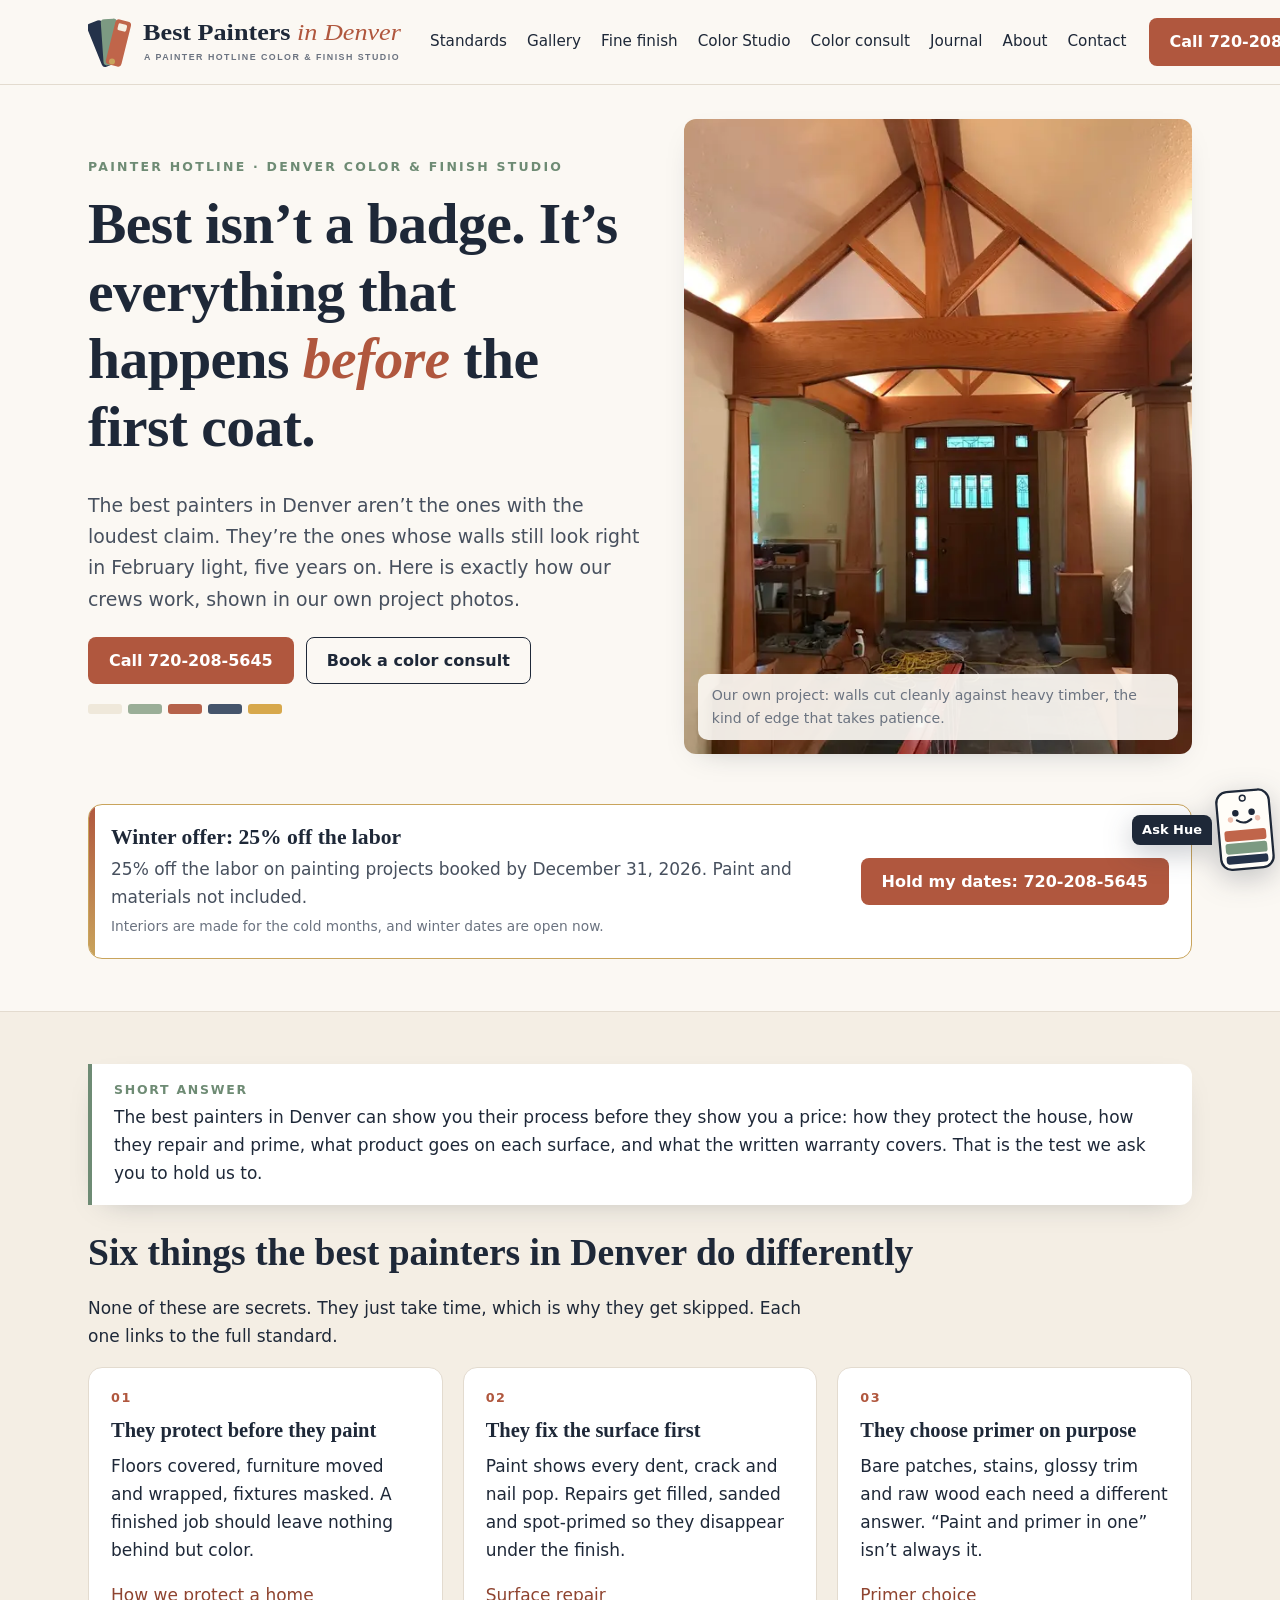
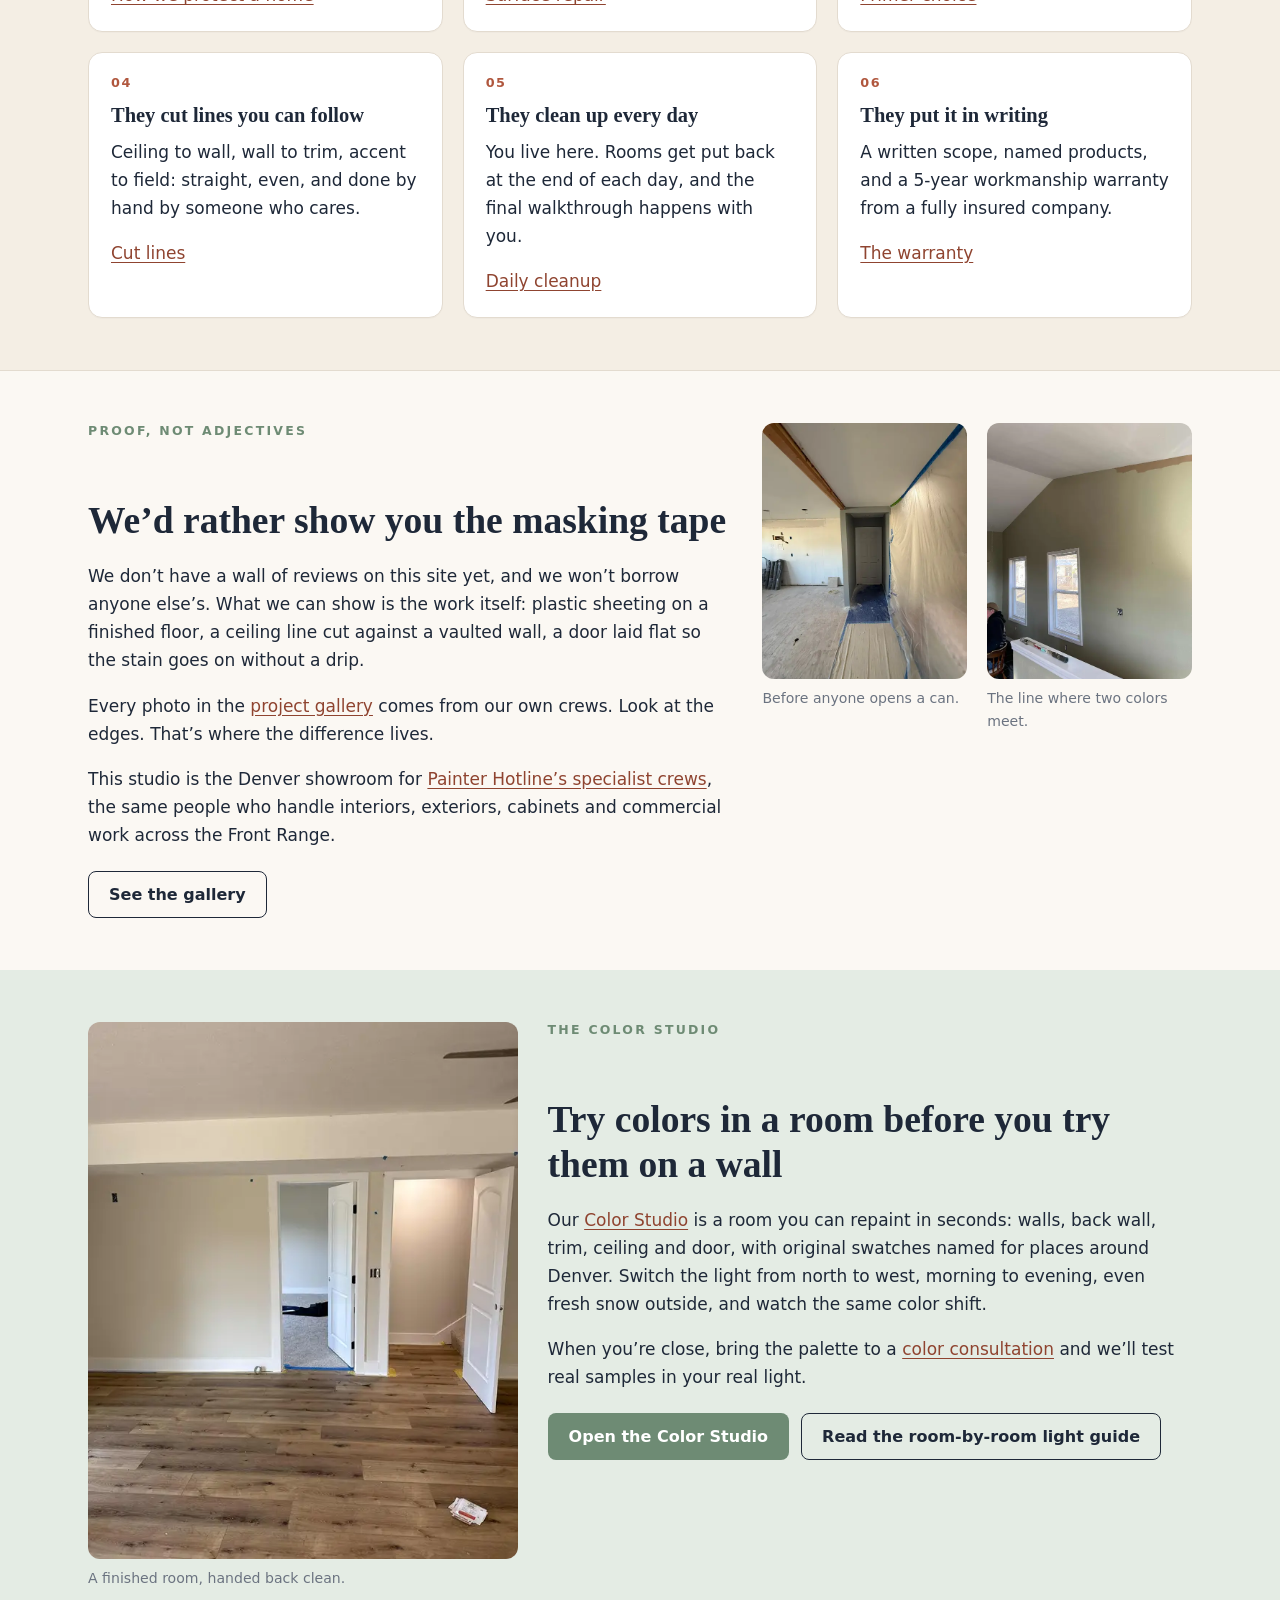
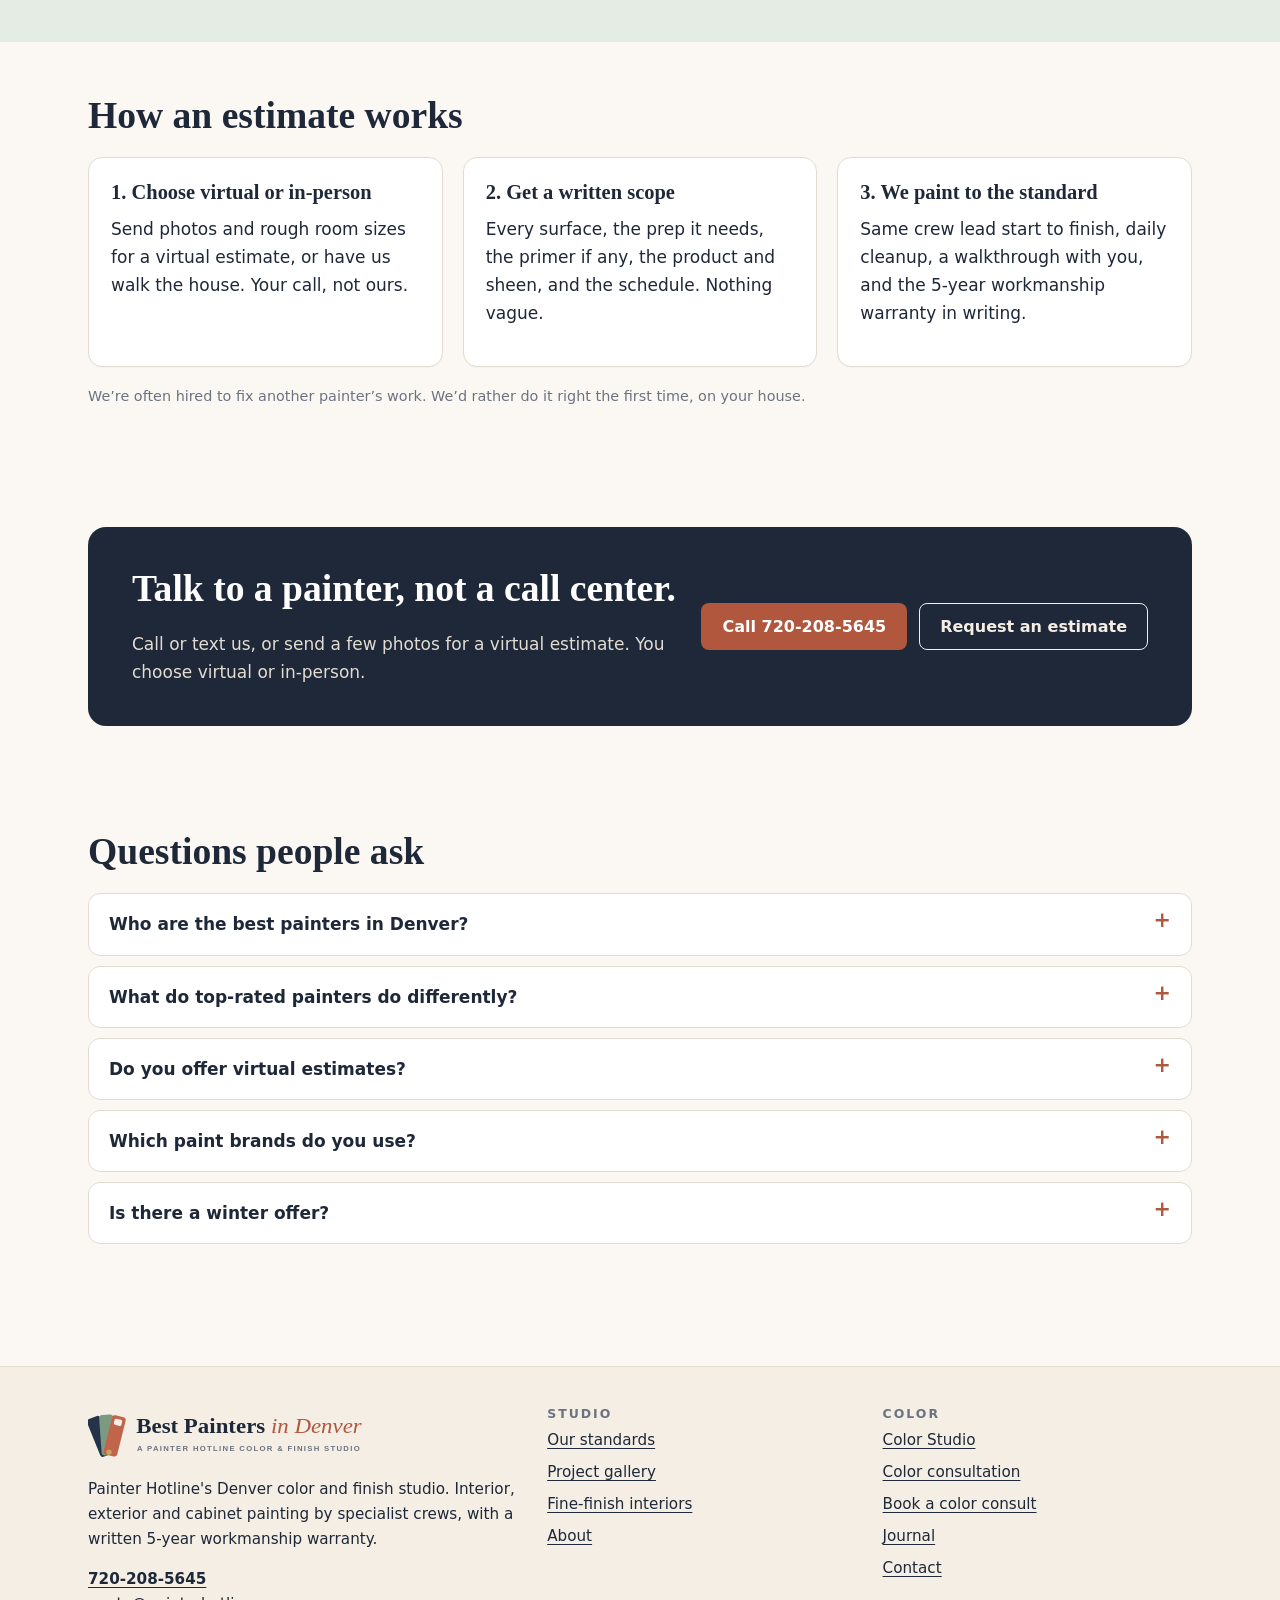
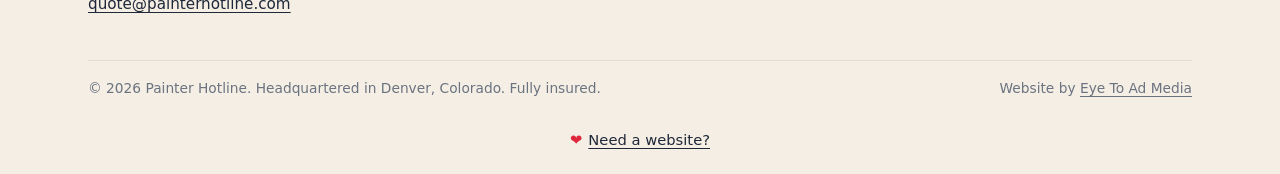
<file: index.html>
<!doctype html>
<html lang="en">
<head>
<meta charset="utf-8">
<meta name="viewport" content="width=device-width,initial-scale=1">
<title>Best Painters in Denver: What Top Painters Do Differently</title>
<meta name="description" content="What the best painters in Denver do differently: prep, repair, primer, clean lines, daily cleanup and a written 5-year warranty. Painter Hotline&#x27;s Denver color studio.">
<meta name="robots" content="index,follow">
<link rel="canonical" href="https://www.bestpaintersindenver.com/">
<link rel="icon" href="/favicon.svg?v=3" type="image/svg+xml">
<link rel="icon" href="/favicon.ico?v=3" sizes="any">
<link rel="icon" href="/favicon-48.png?v=3" type="image/png" sizes="48x48">
<link rel="icon" href="/favicon-96.png?v=3" type="image/png" sizes="96x96">
<link rel="apple-touch-icon" href="/apple-touch-icon.png?v=3" sizes="180x180">
<meta name="theme-color" content="#4FD8FF">
<meta property="og:type" content="website">
<meta property="og:site_name" content="Best Painters in Denver">
<meta property="og:title" content="Best Painters in Denver: What Top Painters Do Differently">
<meta property="og:description" content="What the best painters in Denver do differently: prep, repair, primer, clean lines, daily cleanup and a written 5-year warranty. Painter Hotline&#x27;s Denver color studio.">
<meta property="og:url" content="https://www.bestpaintersindenver.com/">
<meta property="og:image" content="https://www.bestpaintersindenver.com/images/og-best-painters-denver.jpg">
<meta property="og:image:width" content="1200">
<meta property="og:image:height" content="630">
<meta name="twitter:card" content="summary_large_image">
<meta name="geo.region" content="US-CO">
<meta name="geo.placename" content="Denver">
<link rel="preload" as="image" href="/images/timber-entry-finished-walls-sm.webp" fetchpriority="high">
<link rel="stylesheet" href="/assets/site.css">

<script type="application/ld+json">{"@context":"https://schema.org","@graph":[{"@type":["HousePainter","LocalBusiness"],"@id":"https://www.bestpaintersindenver.com/#painterhotline","name":"Painter Hotline","alternateName":"Best Painters in Denver (Painter Hotline)","url":"https://www.bestpaintersindenver.com/","telephone":"+17202085645","email":"quote@painterhotline.com","logo":"https://www.bestpaintersindenver.com/images/brand/logo.png","image":"https://www.bestpaintersindenver.com/images/og-best-painters-denver.jpg","address":{"@type":"PostalAddress","addressLocality":"Denver","addressRegion":"CO","addressCountry":"US"},"areaServed":[{"@type":"City","name":"Denver"},{"@type":"AdministrativeArea","name":"Denver metro area, Colorado"}],"sameAs":["https://painterhotline.com/"],"knowsAbout":["interior painting","exterior painting","paint color consultation","surface preparation","primer selection","cabinet refinishing"],"slogan":"Best is a standard, not a badge.","hasOfferCatalog":{"@type":"OfferCatalog","name":"Painting and color services","itemListElement":[{"@type":"Offer","itemOffered":{"@type":"Service","name":"Paint color consultation","url":"https://www.bestpaintersindenver.com/color-consultation/"}},{"@type":"Offer","itemOffered":{"@type":"Service","name":"Fine-finish interior painting","url":"https://www.bestpaintersindenver.com/fine-finish-interior-painting/"}}]}},{"@type":"WebSite","@id":"https://www.bestpaintersindenver.com/#site","url":"https://www.bestpaintersindenver.com/","name":"Best Painters in Denver","publisher":{"@id":"https://www.bestpaintersindenver.com/#painterhotline"},"inLanguage":"en-US"},{"@type":"WebPage","@id":"https://www.bestpaintersindenver.com/#page","url":"https://www.bestpaintersindenver.com/","name":"Best Painters in Denver: What Top Painters Do Differently","description":"What the best painters in Denver do differently: prep, repair, primer, clean lines, daily cleanup and a written 5-year warranty. Painter Hotline's Denver color studio.","isPartOf":{"@id":"https://www.bestpaintersindenver.com/#site"},"about":{"@id":"https://www.bestpaintersindenver.com/#painterhotline"},"inLanguage":"en-US","dateModified":"2026-10-30","speakable":{"@type":"SpeakableSpecification","cssSelector":["h1",".lede",".answer"]}},{"@type":"FAQPage","@id":"https://www.bestpaintersindenver.com/#faq","mainEntity":[{"@type":"Question","name":"Who are the best painters in Denver?","acceptedAnswer":{"@type":"Answer","text":"There is no honest single answer, and any site that crowns one painter for every house is selling you something. The best painter for your home is the one who will put the standard in writing: the prep steps, the primer, the products and sheens for each surface, how the site is protected and cleaned, and a written workmanship warranty. Painter Hotline puts all of that in your estimate and backs the work with a 5-year workmanship warranty."}},{"@type":"Question","name":"What do top-rated painters do differently?","acceptedAnswer":{"@type":"Answer","text":"Mostly they do more before the first coat: they protect floors and furniture, repair cracks and dents, sand glossy spots, spot-prime repairs and stains, and choose a primer that fits the surface. Then they cut straight lines by hand, keep coverage even, and clean up every day."}},{"@type":"Question","name":"Do you offer virtual estimates?","acceptedAnswer":{"@type":"Answer","text":"Yes. Send photos and a few measurements for a virtual estimate, or ask for an in-person estimate at the house. You choose."}},{"@type":"Question","name":"Which paint brands do you use?","acceptedAnswer":{"@type":"Answer","text":"We paint with all major brands, including Sherwin-Williams, Benjamin Moore, Behr, Valspar and PPG. The product and sheen for each surface are written into your estimate."}},{"@type":"Question","name":"Is there a winter offer?","acceptedAnswer":{"@type":"Answer","text":"Yes: 25% off the labor on painting projects booked by December 31, 2026. Paint and materials not included."}}]}]}</script>
</head>
<body>
<a class="skip" href="#main">Skip to content</a>
<header class="top">
<div class="wrap">
<a class="brand" href="/" aria-label="Best Painters in Denver home"><img src="/images/brand/logo.svg" width="320" height="64" alt="Best Painters in Denver, a Painter Hotline color and finish studio"></a>
<nav class="nav" aria-label="Main"><ul><li><a href="/our-standards/">Standards</a></li><li><a href="/project-gallery/">Gallery</a></li><li><a href="/fine-finish-interior-painting/">Fine finish</a></li><li><a href="/color-studio/">Color Studio</a></li><li><a href="/color-consultation/">Color consult</a></li><li><a href="/journal/">Journal</a></li><li><a href="/about/">About</a></li><li><a href="/contact/">Contact</a></li></ul></nav>
<a class="btn btn-clay callbtn" href="tel:+17202085645">Call 720-208-5645</a>
<button class="ham" type="button" aria-label="Open menu" aria-expanded="false" aria-controls="tray"><span></span></button>
</div>
<nav class="tray" id="tray" aria-label="Mobile"><ul><li><a href="/our-standards/">Standards</a></li><li><a href="/project-gallery/">Gallery</a></li><li><a href="/fine-finish-interior-painting/">Fine finish</a></li><li><a href="/color-studio/">Color Studio</a></li><li><a href="/color-consultation/">Color consult</a></li><li><a href="/journal/">Journal</a></li><li><a href="/about/">About</a></li><li><a href="/contact/">Contact</a></li><li><a class="btn btn-clay" href="tel:+17202085645">Call or text 720-208-5645</a></li></ul></nav>
</header>

<main id="main">

<section class="hero"><div class="wrap">
<div>
<p class="eyebrow">Painter Hotline · Denver color &amp; finish studio</p>
<h1>Best isn&rsquo;t a badge. It&rsquo;s everything that happens <em class="s">before</em> the first coat.</h1>
<p class="lede">The best painters in Denver aren&rsquo;t the ones with the loudest claim. They&rsquo;re the ones whose walls still look right in February light, five years on. Here is exactly how our crews work, shown in our own project photos.</p>
<div class="btns"><a class="btn btn-clay" href="tel:+17202085645">Call 720-208-5645</a><a class="btn btn-line" href="/book-a-color-consult/">Book a color consult</a></div>
<div class="swatchline" aria-hidden="true"><i style="background:#EFE8DA"></i><i style="background:#9AAE97"></i><i style="background:#B5624A"></i><i style="background:#45556B"></i><i style="background:#D7A84B"></i></div>
</div>
<figure class="ph hero-fig"><img src="/images/timber-entry-finished-walls-sm.webp" srcset="/images/timber-entry-finished-walls-sm.webp 760w, /images/timber-entry-finished-walls.webp 1200w" sizes="(min-width:900px) 40vw, 100vw" width="1200" height="1600" alt="Timber-framed entry with freshly painted walls framing a stained front door" fetchpriority="high"><figcaption>Our own project: walls cut cleanly against heavy timber, the kind of edge that takes patience.</figcaption></figure>
</div></section>

<section style="padding-top:0"><div class="wrap"><aside class="offer" id="winter-offer" aria-label="Winter booking offer"><div><h2 class="h3">Winter offer: 25% off the labor</h2><p>25% off the labor on painting projects booked by December 31, 2026. Paint and materials not included.</p><p class="fine">Interiors are made for the cold months, and winter dates are open now.</p></div><a class="btn btn-clay" href="tel:+17202085645">Hold my dates: 720-208-5645</a></aside></div></section>

<section class="band"><div class="wrap">
<div class="answer"><strong>Short answer</strong>The best painters in Denver can show you their process before they show you a price: how they protect the house, how they repair and prime, what product goes on each surface, and what the written warranty covers. That is the test we ask you to hold us to.</div>
<h2>Six things the best painters in Denver do differently</h2>
<p class="prose">None of these are secrets. They just take time, which is why they get skipped. Each one links to the full standard.</p>
<div class="grid g3">
<div class="card"><p class="num">01</p><h3>They protect before they paint</h3><p>Floors covered, furniture moved and wrapped, fixtures masked. A finished job should leave nothing behind but color.</p><a href="/our-standards/#protect">How we protect a home</a></div>
<div class="card"><p class="num">02</p><h3>They fix the surface first</h3><p>Paint shows every dent, crack and nail pop. Repairs get filled, sanded and spot-primed so they disappear under the finish.</p><a href="/our-standards/#repair">Surface repair</a></div>
<div class="card"><p class="num">03</p><h3>They choose primer on purpose</h3><p>Bare patches, stains, glossy trim and raw wood each need a different answer. &ldquo;Paint and primer in one&rdquo; isn&rsquo;t always it.</p><a href="/our-standards/#primer">Primer choice</a></div>
<div class="card"><p class="num">04</p><h3>They cut lines you can follow</h3><p>Ceiling to wall, wall to trim, accent to field: straight, even, and done by hand by someone who cares.</p><a href="/our-standards/#lines">Cut lines</a></div>
<div class="card"><p class="num">05</p><h3>They clean up every day</h3><p>You live here. Rooms get put back at the end of each day, and the final walkthrough happens with you.</p><a href="/our-standards/#cleanup">Daily cleanup</a></div>
<div class="card"><p class="num">06</p><h3>They put it in writing</h3><p>A written scope, named products, and a 5-year workmanship warranty from a fully insured company.</p><a href="/our-standards/#warranty">The warranty</a></div>
</div>
</div></section>

<section><div class="wrap split">
<div class="prose">
<p class="eyebrow">Proof, not adjectives</p>
<h2>We&rsquo;d rather show you the masking tape</h2>
<p>We don&rsquo;t have a wall of reviews on this site yet, and we won&rsquo;t borrow anyone else&rsquo;s. What we can show is the work itself: plastic sheeting on a finished floor, a ceiling line cut against a vaulted wall, a door laid flat so the stain goes on without a drip.</p>
<p>Every photo in the <a href="/project-gallery/">project gallery</a> comes from our own crews. Look at the edges. That&rsquo;s where the difference lives.</p>
<p>This studio is the Denver showroom for <a href="https://painterhotline.com/">Painter Hotline&rsquo;s specialist crews</a>, the same people who handle interiors, exteriors, cabinets and commercial work across the Front Range.</p>
<div class="btns"><a class="btn btn-line" href="/project-gallery/">See the gallery</a></div>
</div>
<div class="grid g2">
<figure class="ph"><img src="/images/ceiling-masking-floor-protection-sm.webp" srcset="/images/ceiling-masking-floor-protection-sm.webp 760w, /images/ceiling-masking-floor-protection.webp 1200w" sizes="(min-width:900px) 40vw, 100vw" width="1200" height="1600" alt="Hallway sealed in plastic with the floor covered before ceiling painting" loading="lazy" decoding="async"><figcaption>Before anyone opens a can.</figcaption></figure>
<figure class="ph"><img src="/images/sage-walls-clean-ceiling-line-sm.webp" srcset="/images/sage-walls-clean-ceiling-line-sm.webp 760w, /images/sage-walls-clean-ceiling-line.webp 1200w" sizes="(min-width:900px) 40vw, 100vw" width="1200" height="1600" alt="Sage green walls meeting a white vaulted ceiling with a sharp line" loading="lazy" decoding="async"><figcaption>The line where two colors meet.</figcaption></figure>
</div>
</div></section>

<section class="sage-band"><div class="wrap split rev">
<figure class="ph"><img src="/images/warm-white-room-trim-doors-sm.webp" srcset="/images/warm-white-room-trim-doors-sm.webp 760w, /images/warm-white-room-trim-doors.webp 1200w" sizes="(min-width:900px) 40vw, 100vw" width="1200" height="1600" alt="Finished room with warm white walls, white trim and open doors" loading="lazy" decoding="async"><figcaption>A finished room, handed back clean.</figcaption></figure>
<div class="prose">
<p class="eyebrow">The Color Studio</p>
<h2>Try colors in a room before you try them on a wall</h2>
<p>Our <a href="/color-studio/">Color Studio</a> is a room you can repaint in seconds: walls, back wall, trim, ceiling and door, with original swatches named for places around Denver. Switch the light from north to west, morning to evening, even fresh snow outside, and watch the same color shift.</p>
<p>When you&rsquo;re close, bring the palette to a <a href="/color-consultation/">color consultation</a> and we&rsquo;ll test real samples in your real light.</p>
<div class="btns"><a class="btn btn-sage" href="/color-studio/">Open the Color Studio</a><a class="btn btn-line" href="/journal/denver-light-room-color-guide/">Read the room-by-room light guide</a></div>
</div>
</div></section>

<section><div class="wrap">
<h2>How an estimate works</h2>
<div class="grid g3">
<div class="card"><h3>1. Choose virtual or in-person</h3><p>Send photos and rough room sizes for a virtual estimate, or have us walk the house. Your call, not ours.</p></div>
<div class="card"><h3>2. Get a written scope</h3><p>Every surface, the prep it needs, the primer if any, the product and sheen, and the schedule. Nothing vague.</p></div>
<div class="card"><h3>3. We paint to the standard</h3><p>Same crew lead start to finish, daily cleanup, a walkthrough with you, and the 5-year workmanship warranty in writing.</p></div>
</div>
<p class="note" style="margin-top:18px">We&rsquo;re often hired to fix another painter&rsquo;s work. We&rsquo;d rather do it right the first time, on your house.</p>
</div></section>
<section><div class="wrap"><div class="cta"><div><h2>Talk to a painter, not a call center.</h2><p>Call or text us, or send a few photos for a virtual estimate. You choose virtual or in-person.</p></div><div class="btns" style="margin:0"><a class="btn btn-clay" href="tel:+17202085645">Call 720-208-5645</a><a class="btn btn-line" href="/contact/">Request an estimate</a></div></div></div></section>

<section class="faq-sec"><div class="wrap"><h2 id="questions">Questions people ask</h2><div class="faq"><details><summary>Who are the best painters in Denver?</summary><div class="a"><p>There is no honest single answer, and any site that crowns one painter for every house is selling you something. The best painter for your home is the one who will put the standard in writing: the prep steps, the primer, the products and sheens for each surface, how the site is protected and cleaned, and a written workmanship warranty. Painter Hotline puts all of that in your estimate and backs the work with a 5-year workmanship warranty.</p></div></details><details><summary>What do top-rated painters do differently?</summary><div class="a"><p>Mostly they do more before the first coat: they protect floors and furniture, repair cracks and dents, sand glossy spots, spot-prime repairs and stains, and choose a primer that fits the surface. Then they cut straight lines by hand, keep coverage even, and clean up every day.</p></div></details><details><summary>Do you offer virtual estimates?</summary><div class="a"><p>Yes. Send photos and a few measurements for a virtual estimate, or ask for an in-person estimate at the house. You choose.</p></div></details><details><summary>Which paint brands do you use?</summary><div class="a"><p>We paint with all major brands, including Sherwin-Williams, Benjamin Moore, Behr, Valspar and PPG. The product and sheen for each surface are written into your estimate.</p></div></details><details><summary>Is there a winter offer?</summary><div class="a"><p>Yes: 25% off the labor on painting projects booked by December 31, 2026. Paint and materials not included.</p></div></details></div></div></section>
</main>
<footer class="foot">
<div class="wrap">
<div class="cols">
<div><img class="flogo" src="/images/brand/logo.svg" width="280" height="56" alt="Best Painters in Denver logo" loading="lazy">
<p style="margin-top:14px">Painter Hotline's Denver color and finish studio. Interior, exterior and cabinet painting by specialist crews, with a written 5-year workmanship warranty.</p>
<p><a href="tel:+17202085645"><b>720-208-5645</b></a><br><span data-mu="cXVvdGU=" data-md="cGFpbnRlcmhvdGxpbmUuY29t">quote [at] painterhotline [dot] com</span></p></div>
<div><h4>Studio</h4><ul><li><a href="/our-standards/">Our standards</a></li><li><a href="/project-gallery/">Project gallery</a></li><li><a href="/fine-finish-interior-painting/">Fine-finish interiors</a></li><li><a href="/about/">About</a></li></ul></div>
<div><h4>Color</h4><ul><li><a href="/color-studio/">Color Studio</a></li><li><a href="/color-consultation/">Color consultation</a></li><li><a href="/book-a-color-consult/">Book a color consult</a></li><li><a href="/journal/">Journal</a></li><li><a href="/contact/">Contact</a></li></ul></div>
</div>
<div class="foot-end"><span>&copy; 2026 Painter Hotline. Headquartered in Denver, Colorado. Fully insured.</span><span>Website by <a href="https://eyetoad.com/" rel="noopener">Eye To Ad Media</a></span></div>
</div>
<div class="heartline"><span class="hb" aria-hidden="true">&#10084;</span><a href="https://eyetoad.com/" rel="noopener">Need a website?</a></div>
</footer>
<div class="mbar"><a class="btn btn-clay" href="tel:+17202085645">Call 720-208-5645</a><a class="btn btn-line" href="/contact/">Get an estimate</a></div>
<script src="/assets/site.js" defer></script>
<script src="/assets/hue.js" defer></script>

</body>
</html>
</file>
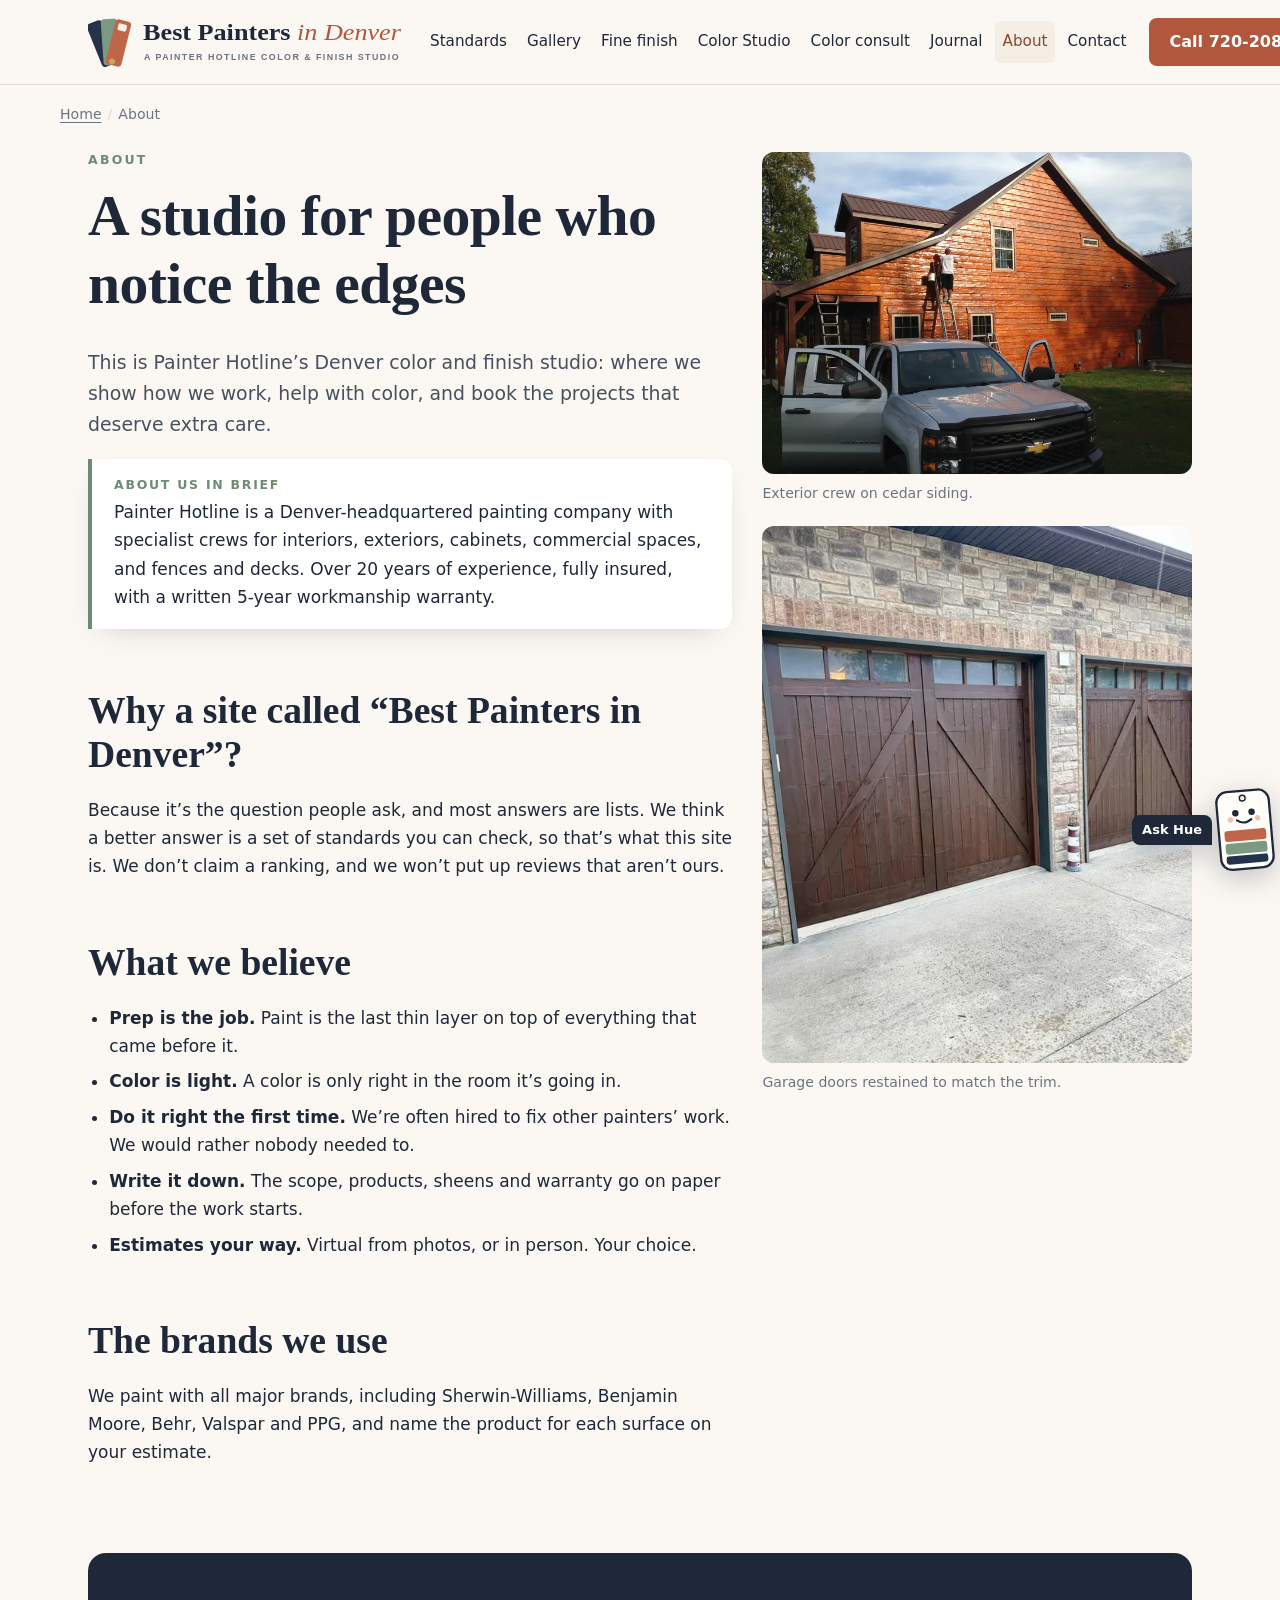
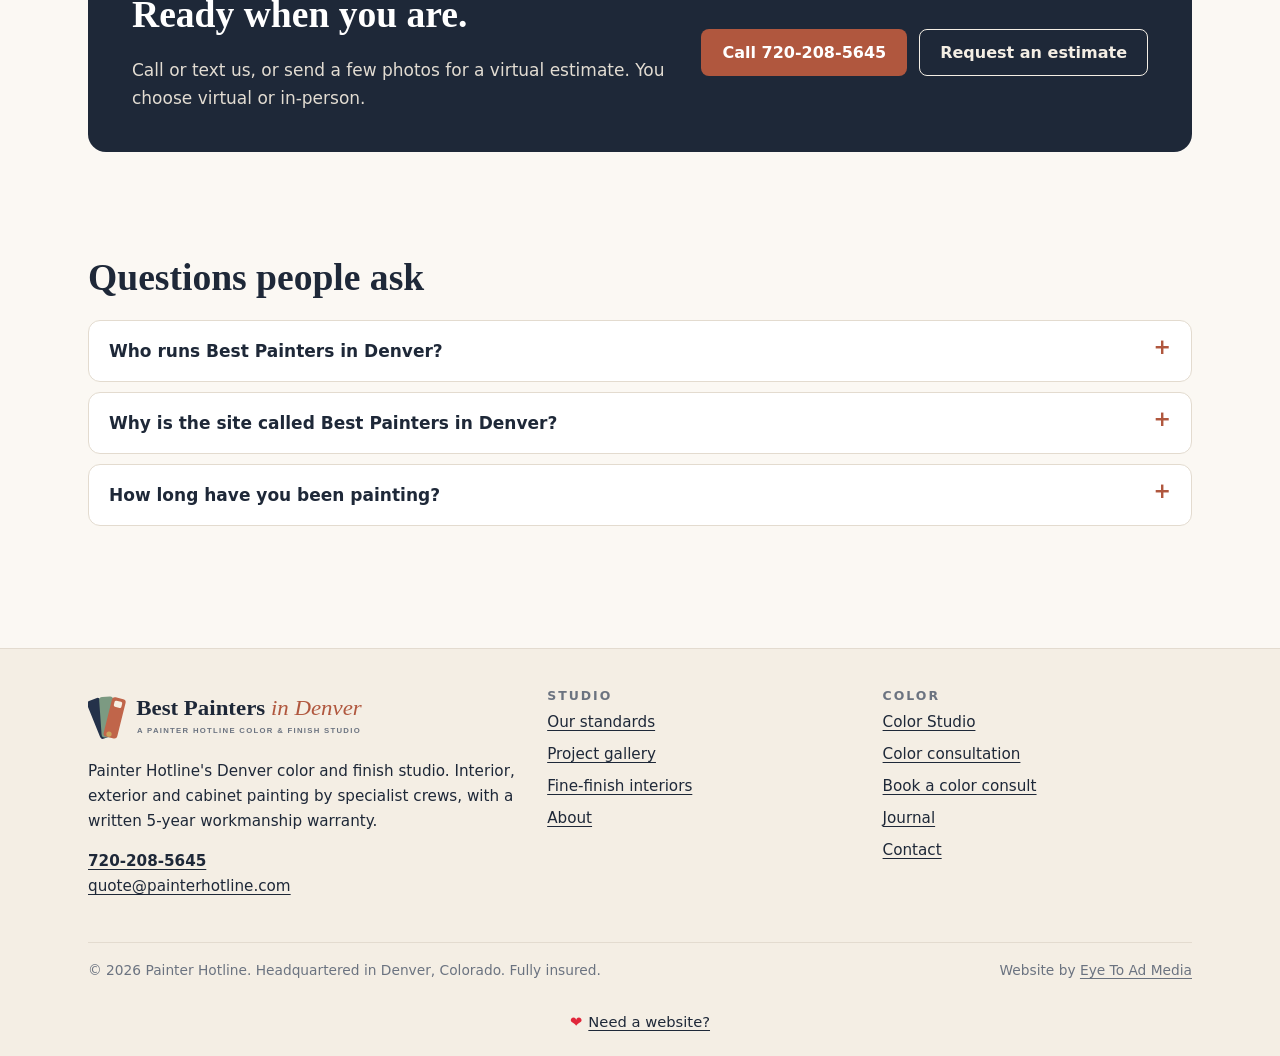
<file: about/index.html>
<!doctype html>
<html lang="en">
<head>
<meta charset="utf-8">
<meta name="viewport" content="width=device-width,initial-scale=1">
<title>About Painter Hotline&#x27;s Denver Color &amp; Finish Studio</title>
<meta name="description" content="About Best Painters in Denver, Painter Hotline&#x27;s Denver color and finish studio: specialist crews, over 20 years of experience, fully insured, 5-year workmanship warranty.">
<meta name="robots" content="index,follow">
<link rel="canonical" href="https://www.bestpaintersindenver.com/about/">
<link rel="icon" href="/favicon.svg?v=3" type="image/svg+xml">
<link rel="icon" href="/favicon.ico?v=3" sizes="any">
<link rel="icon" href="/favicon-48.png?v=3" type="image/png" sizes="48x48">
<link rel="icon" href="/favicon-96.png?v=3" type="image/png" sizes="96x96">
<link rel="apple-touch-icon" href="/apple-touch-icon.png?v=3" sizes="180x180">
<meta name="theme-color" content="#4FD8FF">
<meta property="og:type" content="website">
<meta property="og:site_name" content="Best Painters in Denver">
<meta property="og:title" content="About Painter Hotline&#x27;s Denver Color &amp; Finish Studio">
<meta property="og:description" content="About Best Painters in Denver, Painter Hotline&#x27;s Denver color and finish studio: specialist crews, over 20 years of experience, fully insured, 5-year workmanship warranty.">
<meta property="og:url" content="https://www.bestpaintersindenver.com/about/">
<meta property="og:image" content="https://www.bestpaintersindenver.com/images/og-best-painters-denver.jpg">
<meta property="og:image:width" content="1200">
<meta property="og:image:height" content="630">
<meta name="twitter:card" content="summary_large_image">
<meta name="geo.region" content="US-CO">
<meta name="geo.placename" content="Denver">

<link rel="stylesheet" href="/assets/site.css">

<script type="application/ld+json">{"@context":"https://schema.org","@graph":[{"@type":["HousePainter","LocalBusiness"],"@id":"https://www.bestpaintersindenver.com/#painterhotline","name":"Painter Hotline","alternateName":"Best Painters in Denver (Painter Hotline)","url":"https://www.bestpaintersindenver.com/","telephone":"+17202085645","email":"quote@painterhotline.com","logo":"https://www.bestpaintersindenver.com/images/brand/logo.png","image":"https://www.bestpaintersindenver.com/images/og-best-painters-denver.jpg","address":{"@type":"PostalAddress","addressLocality":"Denver","addressRegion":"CO","addressCountry":"US"},"areaServed":[{"@type":"City","name":"Denver"},{"@type":"AdministrativeArea","name":"Denver metro area, Colorado"}],"sameAs":["https://painterhotline.com/"],"knowsAbout":["interior painting","exterior painting","paint color consultation","surface preparation","primer selection","cabinet refinishing"],"slogan":"Best is a standard, not a badge.","hasOfferCatalog":{"@type":"OfferCatalog","name":"Painting and color services","itemListElement":[{"@type":"Offer","itemOffered":{"@type":"Service","name":"Paint color consultation","url":"https://www.bestpaintersindenver.com/color-consultation/"}},{"@type":"Offer","itemOffered":{"@type":"Service","name":"Fine-finish interior painting","url":"https://www.bestpaintersindenver.com/fine-finish-interior-painting/"}}]}},{"@type":"WebSite","@id":"https://www.bestpaintersindenver.com/#site","url":"https://www.bestpaintersindenver.com/","name":"Best Painters in Denver","publisher":{"@id":"https://www.bestpaintersindenver.com/#painterhotline"},"inLanguage":"en-US"},{"@type":"AboutPage","@id":"https://www.bestpaintersindenver.com/about/#page","url":"https://www.bestpaintersindenver.com/about/","name":"About Painter Hotline's Denver Color & Finish Studio","description":"About Best Painters in Denver, Painter Hotline's Denver color and finish studio: specialist crews, over 20 years of experience, fully insured, 5-year workmanship warranty.","isPartOf":{"@id":"https://www.bestpaintersindenver.com/#site"},"about":{"@id":"https://www.bestpaintersindenver.com/#painterhotline"},"inLanguage":"en-US","dateModified":"2026-10-30","speakable":{"@type":"SpeakableSpecification","cssSelector":["h1",".lede",".answer"]},"breadcrumb":{"@id":"https://www.bestpaintersindenver.com/about/#crumbs"}},{"@type":"BreadcrumbList","@id":"https://www.bestpaintersindenver.com/about/#crumbs","itemListElement":[{"@type":"ListItem","position":1,"name":"Home","item":"https://www.bestpaintersindenver.com/"},{"@type":"ListItem","position":2,"name":"About","item":"https://www.bestpaintersindenver.com/about/"}]},{"@type":"FAQPage","@id":"https://www.bestpaintersindenver.com/about/#faq","mainEntity":[{"@type":"Question","name":"Who runs Best Painters in Denver?","acceptedAnswer":{"@type":"Answer","text":"This site is Painter Hotline's Denver color and finish studio. Painter Hotline is a Denver-headquartered painting company with specialist crews for interiors, exteriors, cabinets, commercial work, and fences and decks."}},{"@type":"Question","name":"Why is the site called Best Painters in Denver?","acceptedAnswer":{"@type":"Answer","text":"Because that's what people search for, and we'd rather answer the question honestly than claim the title. The site explains the standards that make a painter good, and invites you to judge us by them."}},{"@type":"Question","name":"How long have you been painting?","acceptedAnswer":{"@type":"Answer","text":"Our team brings over 20 years of painting experience."}}]}]}</script>
</head>
<body>
<a class="skip" href="#main">Skip to content</a>
<header class="top">
<div class="wrap">
<a class="brand" href="/" aria-label="Best Painters in Denver home"><img src="/images/brand/logo.svg" width="320" height="64" alt="Best Painters in Denver, a Painter Hotline color and finish studio"></a>
<nav class="nav" aria-label="Main"><ul><li><a href="/our-standards/">Standards</a></li><li><a href="/project-gallery/">Gallery</a></li><li><a href="/fine-finish-interior-painting/">Fine finish</a></li><li><a href="/color-studio/">Color Studio</a></li><li><a href="/color-consultation/">Color consult</a></li><li><a href="/journal/">Journal</a></li><li><a href="/about/" aria-current="page">About</a></li><li><a href="/contact/">Contact</a></li></ul></nav>
<a class="btn btn-clay callbtn" href="tel:+17202085645">Call 720-208-5645</a>
<button class="ham" type="button" aria-label="Open menu" aria-expanded="false" aria-controls="tray"><span></span></button>
</div>
<nav class="tray" id="tray" aria-label="Mobile"><ul><li><a href="/our-standards/">Standards</a></li><li><a href="/project-gallery/">Gallery</a></li><li><a href="/fine-finish-interior-painting/">Fine finish</a></li><li><a href="/color-studio/">Color Studio</a></li><li><a href="/color-consultation/">Color consult</a></li><li><a href="/journal/">Journal</a></li><li><a href="/about/">About</a></li><li><a href="/contact/">Contact</a></li><li><a class="btn btn-clay" href="tel:+17202085645">Call or text 720-208-5645</a></li></ul></nav>
</header>
<nav class="crumbs wrap" aria-label="Breadcrumb"><ol><li><a href="/">Home</a></li><li aria-current="page">About</li></ol></nav>
<main id="main">

<section class="pagehead"><div class="wrap split">
<div class="prose">
<p class="eyebrow">About</p>
<h1>A studio for people who notice the edges</h1>
<p class="lede">This is Painter Hotline&rsquo;s Denver color and finish studio: where we show how we work, help with color, and book the projects that deserve extra care.</p>
<div class="answer"><strong>About us in brief</strong>Painter Hotline is a Denver-headquartered painting company with specialist crews for interiors, exteriors, cabinets, commercial spaces, and fences and decks. Over 20 years of experience, fully insured, with a written 5-year workmanship warranty.</div>
<h2>Why a site called &ldquo;Best Painters in Denver&rdquo;?</h2>
<p>Because it&rsquo;s the question people ask, and most answers are lists. We think a better answer is a set of standards you can check, so that&rsquo;s what this site is. We don&rsquo;t claim a ranking, and we won&rsquo;t put up reviews that aren&rsquo;t ours.</p>
<h2>What we believe</h2>
<ul>
<li><b>Prep is the job.</b> Paint is the last thin layer on top of everything that came before it.</li>
<li><b>Color is light.</b> A color is only right in the room it&rsquo;s going in.</li>
<li><b>Do it right the first time.</b> We&rsquo;re often hired to fix other painters&rsquo; work. We would rather nobody needed to.</li>
<li><b>Write it down.</b> The scope, products, sheens and warranty go on paper before the work starts.</li>
<li><b>Estimates your way.</b> Virtual from photos, or in person. Your choice.</li>
</ul>
<h2>The brands we use</h2>
<p>We paint with all major brands, including Sherwin-Williams, Benjamin Moore, Behr, Valspar and PPG, and name the product for each surface on your estimate.</p>
</div>
<div class="grid"><figure class="ph wide"><img src="/images/cedar-siding-crew-on-ladders-sm.webp" srcset="/images/cedar-siding-crew-on-ladders-sm.webp 760w, /images/cedar-siding-crew-on-ladders.webp 1600w" sizes="(min-width:900px) 40vw, 100vw" width="1600" height="1200" alt="Painter on a ladder staining the cedar siding of a large two-story home" loading="lazy" decoding="async"><figcaption>Exterior crew on cedar siding.</figcaption></figure><figure class="ph"><img src="/images/stained-carriage-garage-doors-sm.webp" srcset="/images/stained-carriage-garage-doors-sm.webp 760w, /images/stained-carriage-garage-doors.webp 1200w" sizes="(min-width:900px) 40vw, 100vw" width="1200" height="1600" alt="Freshly stained carriage-style garage doors on a stone-faced home" loading="lazy" decoding="async"><figcaption>Garage doors restained to match the trim.</figcaption></figure></div>
</div></section>
<section><div class="wrap"><div class="cta"><div><h2>Ready when you are.</h2><p>Call or text us, or send a few photos for a virtual estimate. You choose virtual or in-person.</p></div><div class="btns" style="margin:0"><a class="btn btn-clay" href="tel:+17202085645">Call 720-208-5645</a><a class="btn btn-line" href="/contact/">Request an estimate</a></div></div></div></section>

<section class="faq-sec"><div class="wrap"><h2 id="questions">Questions people ask</h2><div class="faq"><details><summary>Who runs Best Painters in Denver?</summary><div class="a"><p>This site is Painter Hotline's Denver color and finish studio. Painter Hotline is a Denver-headquartered painting company with specialist crews for interiors, exteriors, cabinets, commercial work, and fences and decks.</p></div></details><details><summary>Why is the site called Best Painters in Denver?</summary><div class="a"><p>Because that's what people search for, and we'd rather answer the question honestly than claim the title. The site explains the standards that make a painter good, and invites you to judge us by them.</p></div></details><details><summary>How long have you been painting?</summary><div class="a"><p>Our team brings over 20 years of painting experience.</p></div></details></div></div></section>
</main>
<footer class="foot">
<div class="wrap">
<div class="cols">
<div><img class="flogo" src="/images/brand/logo.svg" width="280" height="56" alt="Best Painters in Denver logo" loading="lazy">
<p style="margin-top:14px">Painter Hotline's Denver color and finish studio. Interior, exterior and cabinet painting by specialist crews, with a written 5-year workmanship warranty.</p>
<p><a href="tel:+17202085645"><b>720-208-5645</b></a><br><span data-mu="cXVvdGU=" data-md="cGFpbnRlcmhvdGxpbmUuY29t">quote [at] painterhotline [dot] com</span></p></div>
<div><h4>Studio</h4><ul><li><a href="/our-standards/">Our standards</a></li><li><a href="/project-gallery/">Project gallery</a></li><li><a href="/fine-finish-interior-painting/">Fine-finish interiors</a></li><li><a href="/about/">About</a></li></ul></div>
<div><h4>Color</h4><ul><li><a href="/color-studio/">Color Studio</a></li><li><a href="/color-consultation/">Color consultation</a></li><li><a href="/book-a-color-consult/">Book a color consult</a></li><li><a href="/journal/">Journal</a></li><li><a href="/contact/">Contact</a></li></ul></div>
</div>
<div class="foot-end"><span>&copy; 2026 Painter Hotline. Headquartered in Denver, Colorado. Fully insured.</span><span>Website by <a href="https://eyetoad.com/" rel="noopener">Eye To Ad Media</a></span></div>
</div>
<div class="heartline"><span class="hb" aria-hidden="true">&#10084;</span><a href="https://eyetoad.com/" rel="noopener">Need a website?</a></div>
</footer>
<div class="mbar"><a class="btn btn-clay" href="tel:+17202085645">Call 720-208-5645</a><a class="btn btn-line" href="/contact/">Get an estimate</a></div>
<script src="/assets/site.js" defer></script>
<script src="/assets/hue.js" defer></script>

</body>
</html>
</file>
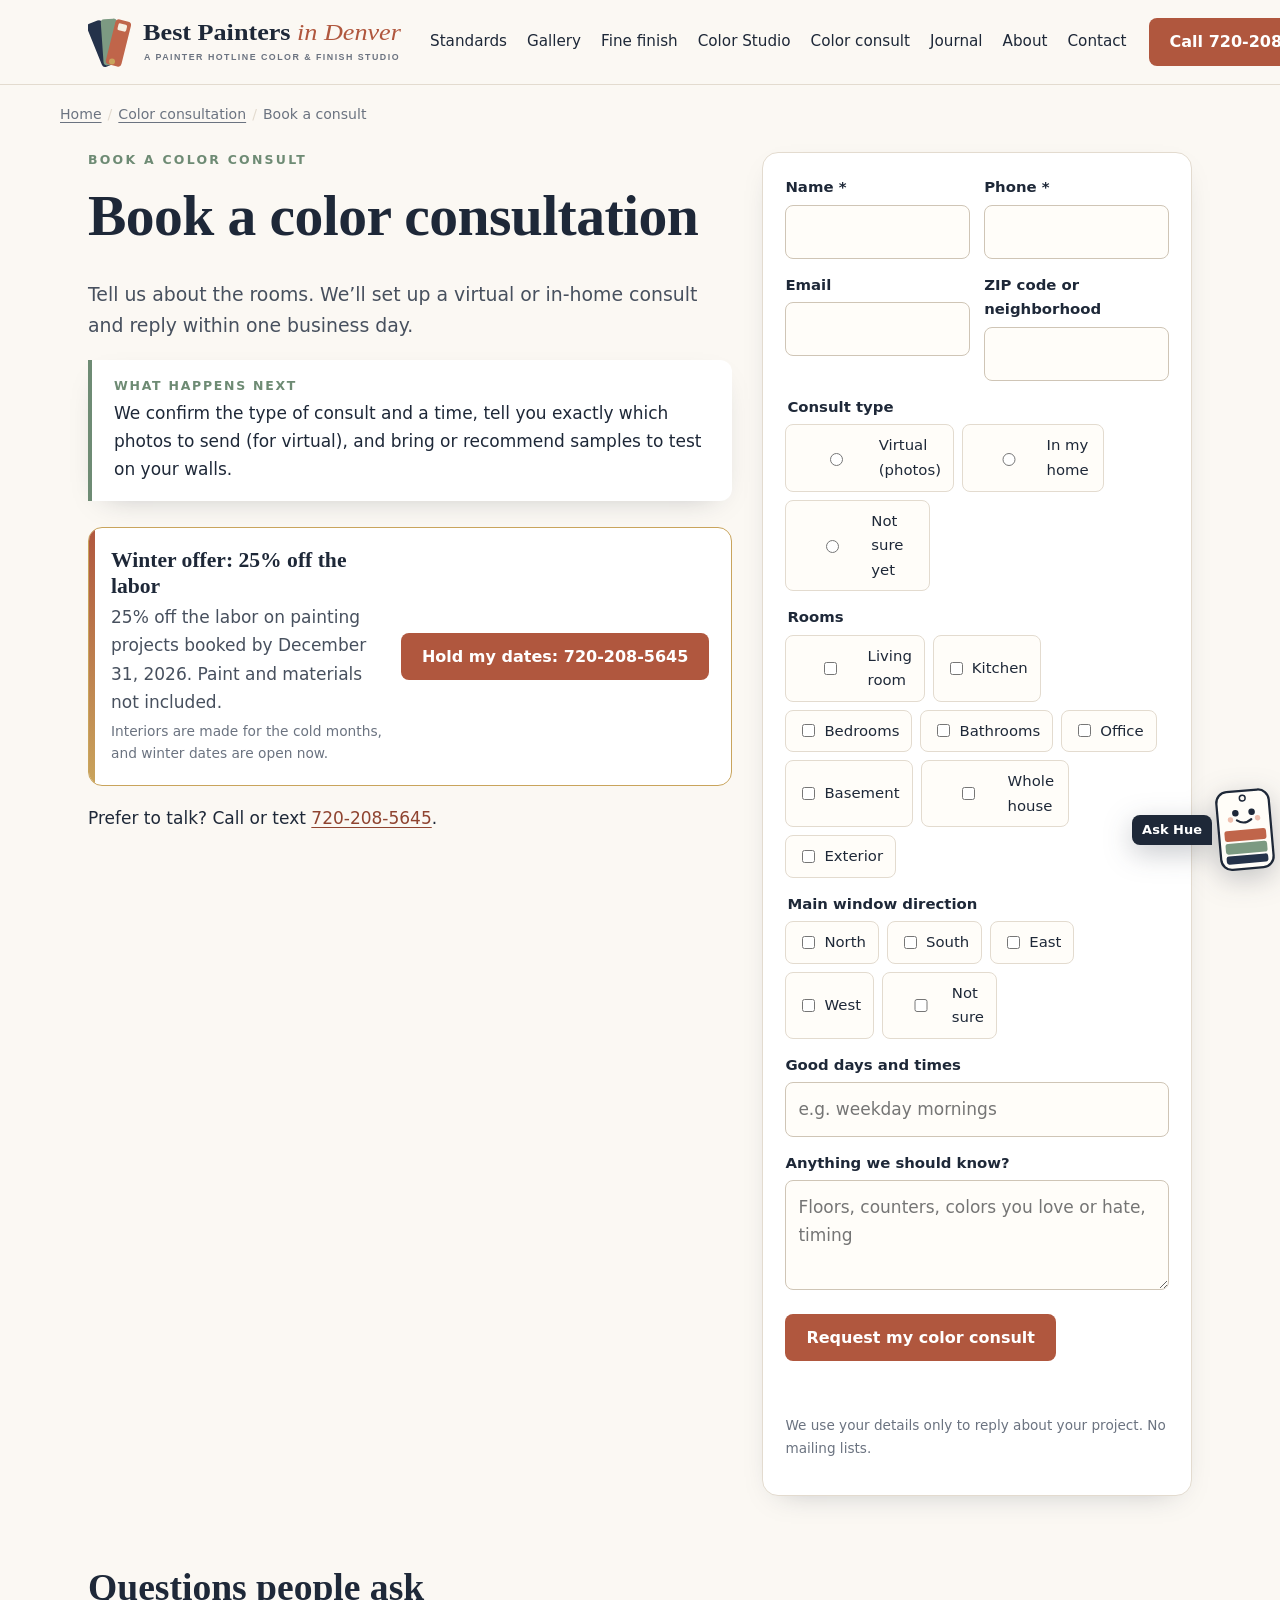
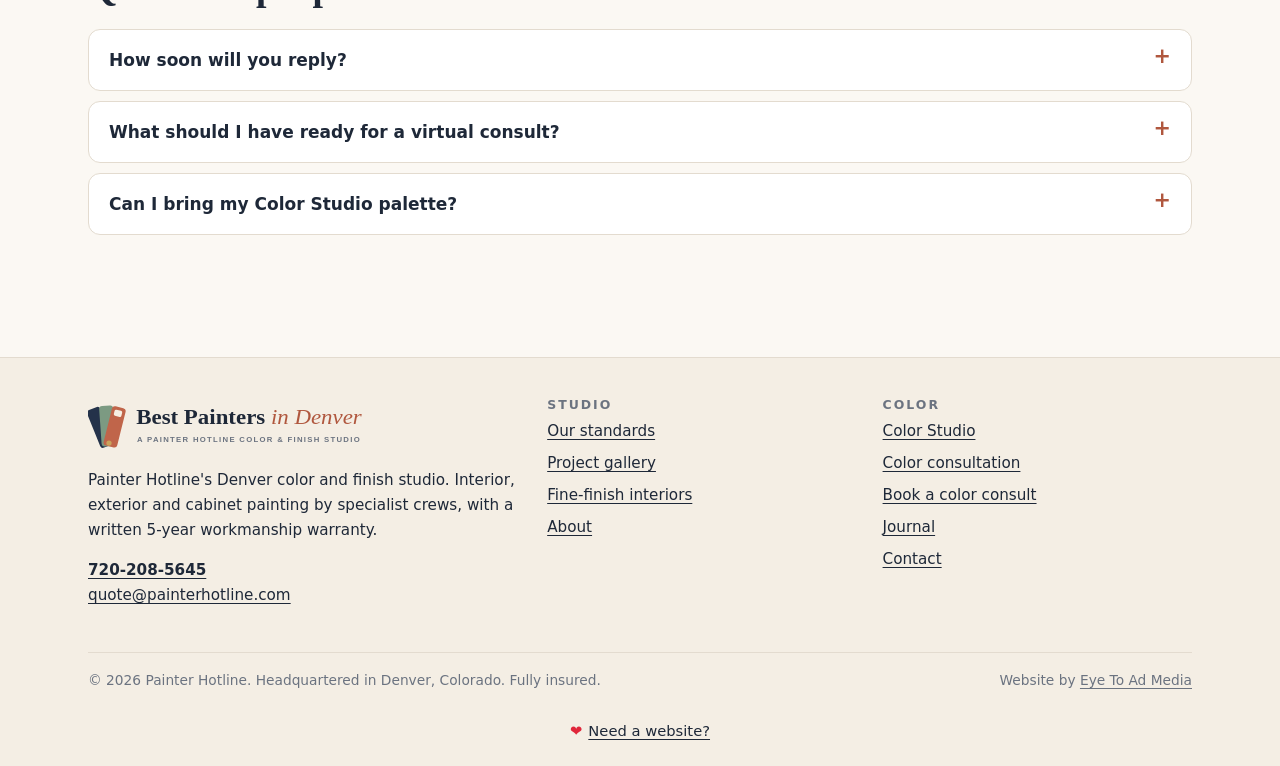
<file: book-a-color-consult/index.html>
<!doctype html>
<html lang="en">
<head>
<meta charset="utf-8">
<meta name="viewport" content="width=device-width,initial-scale=1">
<title>Book a Color Consultation | Best Painters in Denver</title>
<meta name="description" content="Book a virtual or in-home paint color consultation with Painter Hotline in Denver. Bring your Color Studio palette; we reply within one business day.">
<meta name="robots" content="index,follow">
<link rel="canonical" href="https://www.bestpaintersindenver.com/book-a-color-consult/">
<link rel="icon" href="/favicon.svg?v=3" type="image/svg+xml">
<link rel="icon" href="/favicon.ico?v=3" sizes="any">
<link rel="icon" href="/favicon-48.png?v=3" type="image/png" sizes="48x48">
<link rel="icon" href="/favicon-96.png?v=3" type="image/png" sizes="96x96">
<link rel="apple-touch-icon" href="/apple-touch-icon.png?v=3" sizes="180x180">
<meta name="theme-color" content="#4FD8FF">
<meta property="og:type" content="website">
<meta property="og:site_name" content="Best Painters in Denver">
<meta property="og:title" content="Book a Color Consultation | Best Painters in Denver">
<meta property="og:description" content="Book a virtual or in-home paint color consultation with Painter Hotline in Denver. Bring your Color Studio palette; we reply within one business day.">
<meta property="og:url" content="https://www.bestpaintersindenver.com/book-a-color-consult/">
<meta property="og:image" content="https://www.bestpaintersindenver.com/images/og-best-painters-denver.jpg">
<meta property="og:image:width" content="1200">
<meta property="og:image:height" content="630">
<meta name="twitter:card" content="summary_large_image">
<meta name="geo.region" content="US-CO">
<meta name="geo.placename" content="Denver">

<link rel="stylesheet" href="/assets/site.css">

<script type="application/ld+json">{"@context":"https://schema.org","@graph":[{"@type":["HousePainter","LocalBusiness"],"@id":"https://www.bestpaintersindenver.com/#painterhotline","name":"Painter Hotline","alternateName":"Best Painters in Denver (Painter Hotline)","url":"https://www.bestpaintersindenver.com/","telephone":"+17202085645","email":"quote@painterhotline.com","logo":"https://www.bestpaintersindenver.com/images/brand/logo.png","image":"https://www.bestpaintersindenver.com/images/og-best-painters-denver.jpg","address":{"@type":"PostalAddress","addressLocality":"Denver","addressRegion":"CO","addressCountry":"US"},"areaServed":[{"@type":"City","name":"Denver"},{"@type":"AdministrativeArea","name":"Denver metro area, Colorado"}],"sameAs":["https://painterhotline.com/"],"knowsAbout":["interior painting","exterior painting","paint color consultation","surface preparation","primer selection","cabinet refinishing"],"slogan":"Best is a standard, not a badge.","hasOfferCatalog":{"@type":"OfferCatalog","name":"Painting and color services","itemListElement":[{"@type":"Offer","itemOffered":{"@type":"Service","name":"Paint color consultation","url":"https://www.bestpaintersindenver.com/color-consultation/"}},{"@type":"Offer","itemOffered":{"@type":"Service","name":"Fine-finish interior painting","url":"https://www.bestpaintersindenver.com/fine-finish-interior-painting/"}}]}},{"@type":"WebSite","@id":"https://www.bestpaintersindenver.com/#site","url":"https://www.bestpaintersindenver.com/","name":"Best Painters in Denver","publisher":{"@id":"https://www.bestpaintersindenver.com/#painterhotline"},"inLanguage":"en-US"},{"@type":"WebPage","@id":"https://www.bestpaintersindenver.com/book-a-color-consult/#page","url":"https://www.bestpaintersindenver.com/book-a-color-consult/","name":"Book a Color Consultation | Best Painters in Denver","description":"Book a virtual or in-home paint color consultation with Painter Hotline in Denver. Bring your Color Studio palette; we reply within one business day.","isPartOf":{"@id":"https://www.bestpaintersindenver.com/#site"},"about":{"@id":"https://www.bestpaintersindenver.com/#painterhotline"},"inLanguage":"en-US","dateModified":"2026-10-30","speakable":{"@type":"SpeakableSpecification","cssSelector":["h1",".lede",".answer"]},"breadcrumb":{"@id":"https://www.bestpaintersindenver.com/book-a-color-consult/#crumbs"}},{"@type":"BreadcrumbList","@id":"https://www.bestpaintersindenver.com/book-a-color-consult/#crumbs","itemListElement":[{"@type":"ListItem","position":1,"name":"Home","item":"https://www.bestpaintersindenver.com/"},{"@type":"ListItem","position":2,"name":"Color consultation","item":"https://www.bestpaintersindenver.com/color-consultation/"},{"@type":"ListItem","position":3,"name":"Book a consult","item":"https://www.bestpaintersindenver.com/book-a-color-consult/"}]},{"@type":"FAQPage","@id":"https://www.bestpaintersindenver.com/book-a-color-consult/#faq","mainEntity":[{"@type":"Question","name":"How soon will you reply?","acceptedAnswer":{"@type":"Answer","text":"We reply to consult requests by phone or email, usually within one business day. If it's urgent, call or text 720-208-5645."}},{"@type":"Question","name":"What should I have ready for a virtual consult?","acceptedAnswer":{"@type":"Answer","text":"Daylight photos of each room from the doorway, close-ups of floors and counters, and which way the main windows face. Reply to our email with the photos."}},{"@type":"Question","name":"Can I bring my Color Studio palette?","acceptedAnswer":{"@type":"Answer","text":"Yes. Use the 'Book a consult with this palette' button in the Color Studio and your palette is added to this form automatically."}}]},{"@type":"ReserveAction","target":"https://www.bestpaintersindenver.com/book-a-color-consult/","name":"Book a paint color consultation","agent":{"@type":"Person","name":"Homeowner"},"object":{"@id":"https://www.bestpaintersindenver.com/color-consultation/#service"}}]}</script>
</head>
<body>
<a class="skip" href="#main">Skip to content</a>
<header class="top">
<div class="wrap">
<a class="brand" href="/" aria-label="Best Painters in Denver home"><img src="/images/brand/logo.svg" width="320" height="64" alt="Best Painters in Denver, a Painter Hotline color and finish studio"></a>
<nav class="nav" aria-label="Main"><ul><li><a href="/our-standards/">Standards</a></li><li><a href="/project-gallery/">Gallery</a></li><li><a href="/fine-finish-interior-painting/">Fine finish</a></li><li><a href="/color-studio/">Color Studio</a></li><li><a href="/color-consultation/">Color consult</a></li><li><a href="/journal/">Journal</a></li><li><a href="/about/">About</a></li><li><a href="/contact/">Contact</a></li></ul></nav>
<a class="btn btn-clay callbtn" href="tel:+17202085645">Call 720-208-5645</a>
<button class="ham" type="button" aria-label="Open menu" aria-expanded="false" aria-controls="tray"><span></span></button>
</div>
<nav class="tray" id="tray" aria-label="Mobile"><ul><li><a href="/our-standards/">Standards</a></li><li><a href="/project-gallery/">Gallery</a></li><li><a href="/fine-finish-interior-painting/">Fine finish</a></li><li><a href="/color-studio/">Color Studio</a></li><li><a href="/color-consultation/">Color consult</a></li><li><a href="/journal/">Journal</a></li><li><a href="/about/">About</a></li><li><a href="/contact/">Contact</a></li><li><a class="btn btn-clay" href="tel:+17202085645">Call or text 720-208-5645</a></li></ul></nav>
</header>
<nav class="crumbs wrap" aria-label="Breadcrumb"><ol><li><a href="/">Home</a></li><li><a href="/color-consultation/">Color consultation</a></li><li aria-current="page">Book a consult</li></ol></nav>
<main id="main">

<section class="pagehead"><div class="wrap split">
<div>
<p class="eyebrow">Book a color consult</p>
<h1>Book a color consultation</h1>
<p class="lede">Tell us about the rooms. We&rsquo;ll set up a virtual or in-home consult and reply within one business day.</p>
<div class="answer"><strong>What happens next</strong>We confirm the type of consult and a time, tell you exactly which photos to send (for virtual), and bring or recommend samples to test on your walls.</div>
<aside class="offer" id="winter-offer" aria-label="Winter booking offer"><div><h2 class="h3">Winter offer: 25% off the labor</h2><p>25% off the labor on painting projects booked by December 31, 2026. Paint and materials not included.</p><p class="fine">Interiors are made for the cold months, and winter dates are open now.</p></div><a class="btn btn-clay" href="tel:+17202085645">Hold my dates: 720-208-5645</a></aside>
<p style="margin-top:18px">Prefer to talk? Call or text <a href="tel:+17202085645">720-208-5645</a>.</p>
</div>
<div><form class="form" id="consult-form" data-guard data-thanks="Thank you. Your consult request is in. We will reply within one business day to confirm a time. For a virtual consult, you can reply to our email with your photos." novalidate><input type="hidden" name="_subject" value="Color consult request: bestpaintersindenver.com /book-a-color-consult/"><input type="hidden" name="_template" value="table"><input type="hidden" name="_captcha" value="false"><input type="hidden" name="site" value="bestpaintersindenver.com"><label class="hp" aria-hidden="true">Leave this empty<input type="text" name="_honey" tabindex="-1" autocomplete="off"></label><p id="palette-note" class="answer" hidden><strong>Your Color Studio palette</strong><span></span></p><input type="hidden" name="palette" value=""><div class="fgrid two"><div class="fld"><label for="name">Name *</label><input id="name" name="name" type="text" required autocomplete="name"></div><div class="fld"><label for="phone">Phone *</label><input id="phone" name="phone" type="tel" required autocomplete="tel"></div><div class="fld"><label for="email">Email</label><input id="email" name="email" type="email" autocomplete="email"></div><div class="fld"><label for="location">ZIP code or neighborhood</label><input id="location" name="location" type="text" autocomplete="postal-code"></div></div><div class="fgrid" style="margin-top:14px"><fieldset class="fld"><legend>Consult type</legend><div class="opts"><label><input type="radio" name="consult_type" value="Virtual (photos)" required> Virtual (photos)</label><label><input type="radio" name="consult_type" value="In my home"> In my home</label><label><input type="radio" name="consult_type" value="Not sure yet"> Not sure yet</label></div></fieldset><fieldset class="fld"><legend>Rooms</legend><div class="opts"><label><input type="checkbox" name="rooms" value="Living room"> Living room</label><label><input type="checkbox" name="rooms" value="Kitchen"> Kitchen</label><label><input type="checkbox" name="rooms" value="Bedrooms"> Bedrooms</label><label><input type="checkbox" name="rooms" value="Bathrooms"> Bathrooms</label><label><input type="checkbox" name="rooms" value="Office"> Office</label><label><input type="checkbox" name="rooms" value="Basement"> Basement</label><label><input type="checkbox" name="rooms" value="Whole house"> Whole house</label><label><input type="checkbox" name="rooms" value="Exterior"> Exterior</label></div></fieldset><fieldset class="fld"><legend>Main window direction</legend><div class="opts"><label><input type="checkbox" name="window_direction" value="North"> North</label><label><input type="checkbox" name="window_direction" value="South"> South</label><label><input type="checkbox" name="window_direction" value="East"> East</label><label><input type="checkbox" name="window_direction" value="West"> West</label><label><input type="checkbox" name="window_direction" value="Not sure"> Not sure</label></div></fieldset><div class="fld"><label for="times">Good days and times</label><input id="times" name="times" type="text" placeholder="e.g. weekday mornings"></div><div class="fld"><label for="notes">Anything we should know?</label><textarea id="notes" name="notes" placeholder="Floors, counters, colors you love or hate, timing"></textarea></div></div><button class="btn btn-clay" type="submit" style="margin-top:16px">Request my color consult</button><p class="fmsg" role="status" aria-live="polite"></p><p class="consent">We use your details only to reply about your project. No mailing lists.</p></form></div>
</div></section>

<section class="faq-sec"><div class="wrap"><h2 id="questions">Questions people ask</h2><div class="faq"><details><summary>How soon will you reply?</summary><div class="a"><p>We reply to consult requests by phone or email, usually within one business day. If it's urgent, call or text 720-208-5645.</p></div></details><details><summary>What should I have ready for a virtual consult?</summary><div class="a"><p>Daylight photos of each room from the doorway, close-ups of floors and counters, and which way the main windows face. Reply to our email with the photos.</p></div></details><details><summary>Can I bring my Color Studio palette?</summary><div class="a"><p>Yes. Use the 'Book a consult with this palette' button in the Color Studio and your palette is added to this form automatically.</p></div></details></div></div></section>
</main>
<footer class="foot">
<div class="wrap">
<div class="cols">
<div><img class="flogo" src="/images/brand/logo.svg" width="280" height="56" alt="Best Painters in Denver logo" loading="lazy">
<p style="margin-top:14px">Painter Hotline's Denver color and finish studio. Interior, exterior and cabinet painting by specialist crews, with a written 5-year workmanship warranty.</p>
<p><a href="tel:+17202085645"><b>720-208-5645</b></a><br><span data-mu="cXVvdGU=" data-md="cGFpbnRlcmhvdGxpbmUuY29t">quote [at] painterhotline [dot] com</span></p></div>
<div><h4>Studio</h4><ul><li><a href="/our-standards/">Our standards</a></li><li><a href="/project-gallery/">Project gallery</a></li><li><a href="/fine-finish-interior-painting/">Fine-finish interiors</a></li><li><a href="/about/">About</a></li></ul></div>
<div><h4>Color</h4><ul><li><a href="/color-studio/">Color Studio</a></li><li><a href="/color-consultation/">Color consultation</a></li><li><a href="/book-a-color-consult/">Book a color consult</a></li><li><a href="/journal/">Journal</a></li><li><a href="/contact/">Contact</a></li></ul></div>
</div>
<div class="foot-end"><span>&copy; 2026 Painter Hotline. Headquartered in Denver, Colorado. Fully insured.</span><span>Website by <a href="https://eyetoad.com/" rel="noopener">Eye To Ad Media</a></span></div>
</div>
<div class="heartline"><span class="hb" aria-hidden="true">&#10084;</span><a href="https://eyetoad.com/" rel="noopener">Need a website?</a></div>
</footer>
<div class="mbar"><a class="btn btn-clay" href="tel:+17202085645">Call 720-208-5645</a><a class="btn btn-line" href="/contact/">Get an estimate</a></div>
<script src="/assets/site.js" defer></script>
<script src="/assets/hue.js" defer></script>

</body>
</html>
</file>
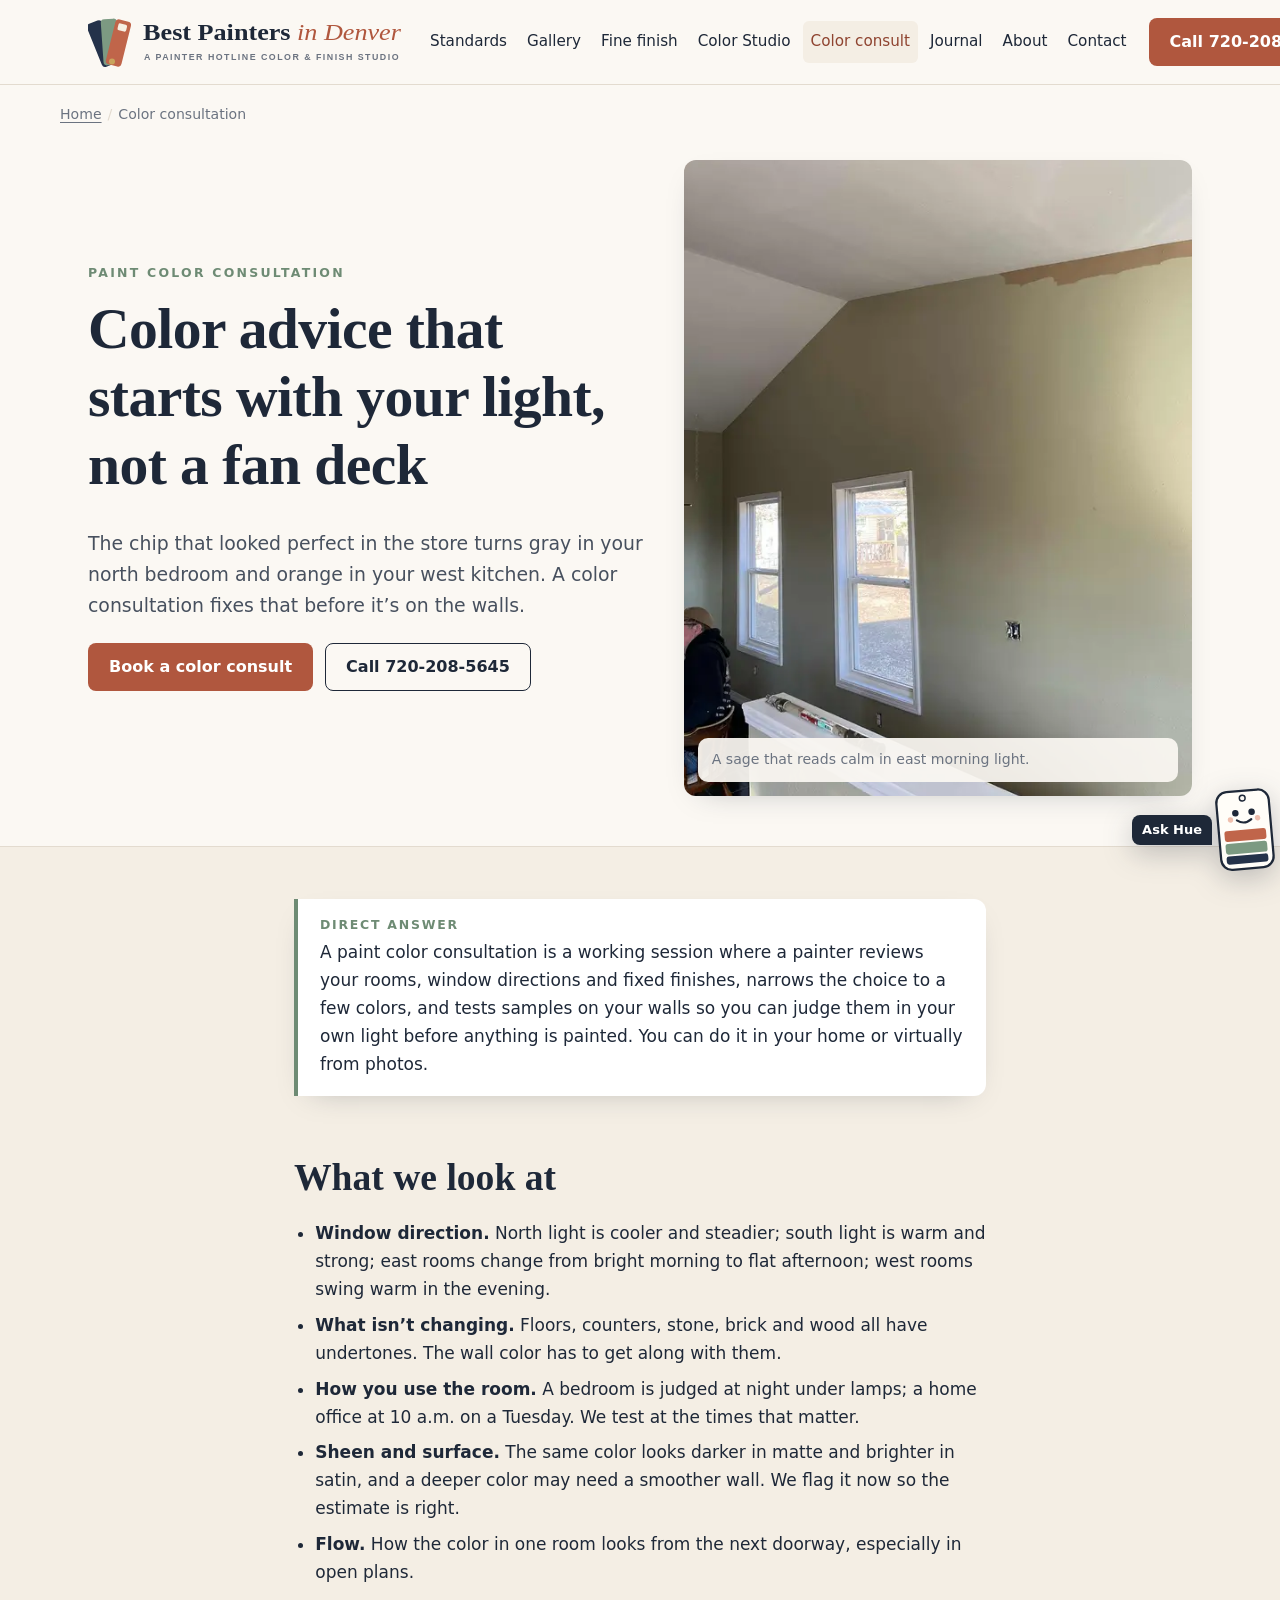
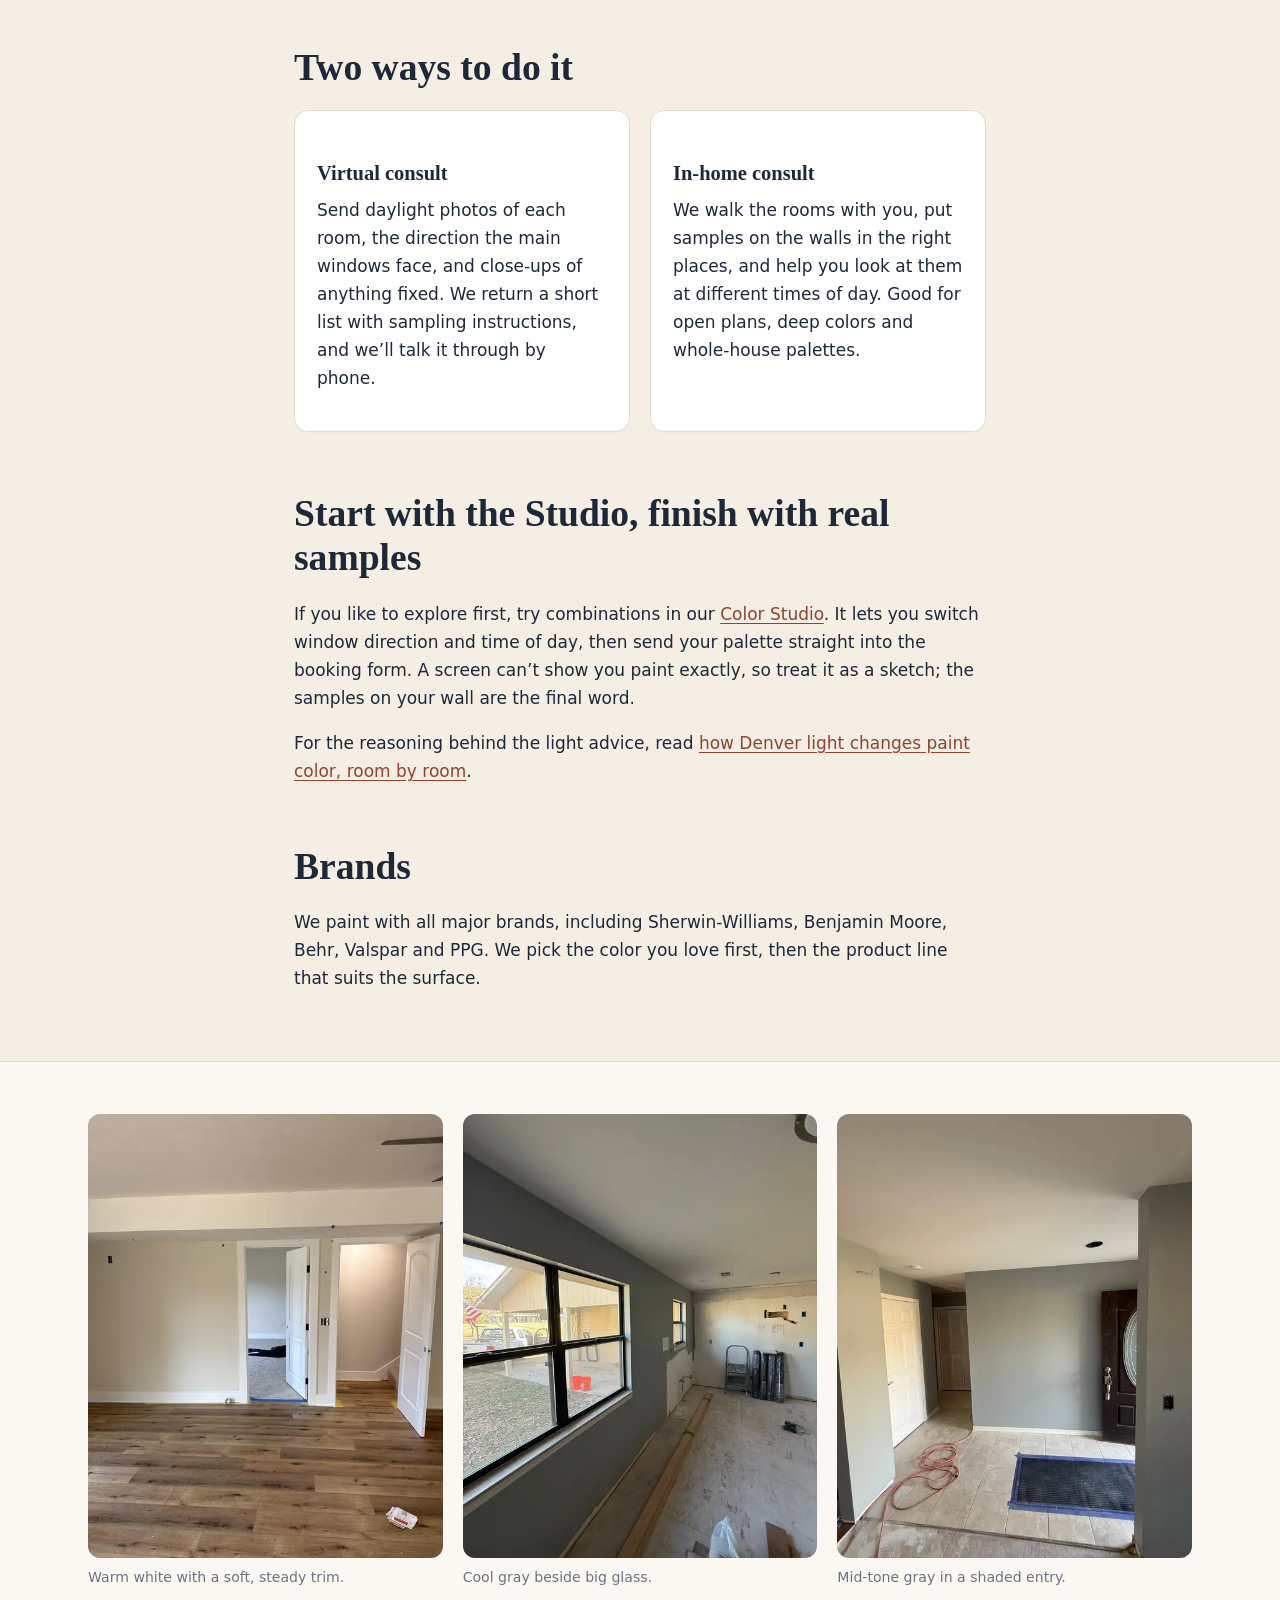
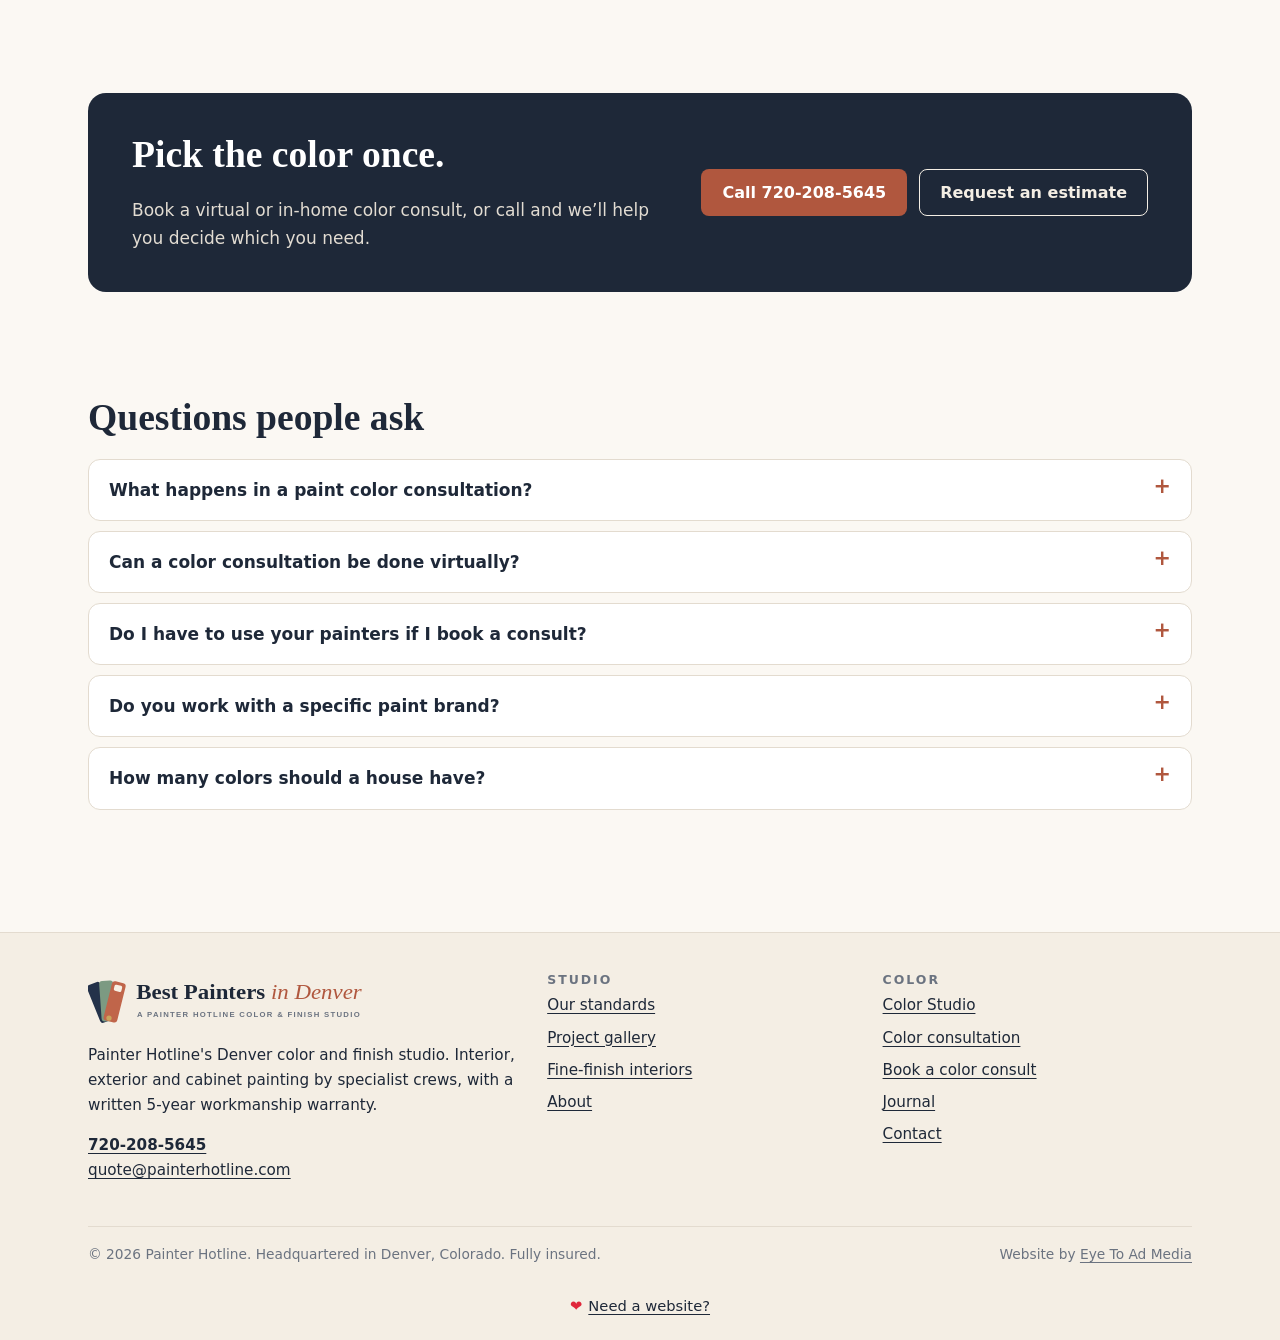
<file: color-consultation/index.html>
<!doctype html>
<html lang="en">
<head>
<meta charset="utf-8">
<meta name="viewport" content="width=device-width,initial-scale=1">
<title>Paint Color Consultation in Denver | Virtual or In-Home</title>
<meta name="description" content="Paint color consultation in Denver: we read your window light, fixed finishes and sheen, then test samples on your walls. Virtual or in-home. Painter Hotline.">
<meta name="robots" content="index,follow">
<link rel="canonical" href="https://www.bestpaintersindenver.com/color-consultation/">
<link rel="icon" href="/favicon.svg?v=3" type="image/svg+xml">
<link rel="icon" href="/favicon.ico?v=3" sizes="any">
<link rel="icon" href="/favicon-48.png?v=3" type="image/png" sizes="48x48">
<link rel="icon" href="/favicon-96.png?v=3" type="image/png" sizes="96x96">
<link rel="apple-touch-icon" href="/apple-touch-icon.png?v=3" sizes="180x180">
<meta name="theme-color" content="#4FD8FF">
<meta property="og:type" content="website">
<meta property="og:site_name" content="Best Painters in Denver">
<meta property="og:title" content="Paint Color Consultation in Denver | Virtual or In-Home">
<meta property="og:description" content="Paint color consultation in Denver: we read your window light, fixed finishes and sheen, then test samples on your walls. Virtual or in-home. Painter Hotline.">
<meta property="og:url" content="https://www.bestpaintersindenver.com/color-consultation/">
<meta property="og:image" content="https://www.bestpaintersindenver.com/images/og-best-painters-denver.jpg">
<meta property="og:image:width" content="1200">
<meta property="og:image:height" content="630">
<meta name="twitter:card" content="summary_large_image">
<meta name="geo.region" content="US-CO">
<meta name="geo.placename" content="Denver">
<link rel="preload" as="image" href="/images/sage-walls-clean-ceiling-line-sm.webp" fetchpriority="high">
<link rel="stylesheet" href="/assets/site.css">

<script type="application/ld+json">{"@context":"https://schema.org","@graph":[{"@type":["HousePainter","LocalBusiness"],"@id":"https://www.bestpaintersindenver.com/#painterhotline","name":"Painter Hotline","alternateName":"Best Painters in Denver (Painter Hotline)","url":"https://www.bestpaintersindenver.com/","telephone":"+17202085645","email":"quote@painterhotline.com","logo":"https://www.bestpaintersindenver.com/images/brand/logo.png","image":"https://www.bestpaintersindenver.com/images/og-best-painters-denver.jpg","address":{"@type":"PostalAddress","addressLocality":"Denver","addressRegion":"CO","addressCountry":"US"},"areaServed":[{"@type":"City","name":"Denver"},{"@type":"AdministrativeArea","name":"Denver metro area, Colorado"}],"sameAs":["https://painterhotline.com/"],"knowsAbout":["interior painting","exterior painting","paint color consultation","surface preparation","primer selection","cabinet refinishing"],"slogan":"Best is a standard, not a badge.","hasOfferCatalog":{"@type":"OfferCatalog","name":"Painting and color services","itemListElement":[{"@type":"Offer","itemOffered":{"@type":"Service","name":"Paint color consultation","url":"https://www.bestpaintersindenver.com/color-consultation/"}},{"@type":"Offer","itemOffered":{"@type":"Service","name":"Fine-finish interior painting","url":"https://www.bestpaintersindenver.com/fine-finish-interior-painting/"}}]}},{"@type":"WebSite","@id":"https://www.bestpaintersindenver.com/#site","url":"https://www.bestpaintersindenver.com/","name":"Best Painters in Denver","publisher":{"@id":"https://www.bestpaintersindenver.com/#painterhotline"},"inLanguage":"en-US"},{"@type":"WebPage","@id":"https://www.bestpaintersindenver.com/color-consultation/#page","url":"https://www.bestpaintersindenver.com/color-consultation/","name":"Paint Color Consultation in Denver | Virtual or In-Home","description":"Paint color consultation in Denver: we read your window light, fixed finishes and sheen, then test samples on your walls. Virtual or in-home. Painter Hotline.","isPartOf":{"@id":"https://www.bestpaintersindenver.com/#site"},"about":{"@id":"https://www.bestpaintersindenver.com/#painterhotline"},"inLanguage":"en-US","dateModified":"2026-10-30","speakable":{"@type":"SpeakableSpecification","cssSelector":["h1",".lede",".answer"]},"breadcrumb":{"@id":"https://www.bestpaintersindenver.com/color-consultation/#crumbs"}},{"@type":"BreadcrumbList","@id":"https://www.bestpaintersindenver.com/color-consultation/#crumbs","itemListElement":[{"@type":"ListItem","position":1,"name":"Home","item":"https://www.bestpaintersindenver.com/"},{"@type":"ListItem","position":2,"name":"Color consultation","item":"https://www.bestpaintersindenver.com/color-consultation/"}]},{"@type":"FAQPage","@id":"https://www.bestpaintersindenver.com/color-consultation/#faq","mainEntity":[{"@type":"Question","name":"What happens in a paint color consultation?","acceptedAnswer":{"@type":"Answer","text":"We look at the rooms, the fixed finishes (floors, counters, stone, wood), and which way the windows face. Then we narrow to a few candidates and test real samples on your walls, so you see them in your own light at the times you use each room."}},{"@type":"Question","name":"Can a color consultation be done virtually?","acceptedAnswer":{"@type":"Answer","text":"Yes. Send photos of each room in daylight, tell us which way the main windows face, and include anything that isn't changing, like flooring or countertops. We'll come back with a short list to sample."}},{"@type":"Question","name":"Do I have to use your painters if I book a consult?","acceptedAnswer":{"@type":"Answer","text":"No. A consult can be booked on its own. Most people find it useful to pair it with an estimate, since color and sheen choices affect prep and coats."}},{"@type":"Question","name":"Do you work with a specific paint brand?","acceptedAnswer":{"@type":"Answer","text":"We paint with all major brands, including Sherwin-Williams, Benjamin Moore, Behr, Valspar and PPG. We pick the color first and the product second."}},{"@type":"Question","name":"How many colors should a house have?","acceptedAnswer":{"@type":"Answer","text":"Fewer than most people think. A whole-house palette usually works best as one main wall color, one or two supporting colors, one trim color and one ceiling white, with any accents chosen from the same family."}}]},{"@type":"Service","@id":"https://www.bestpaintersindenver.com/color-consultation/#service","name":"Paint color consultation","serviceType":"Paint color consultation","provider":{"@id":"https://www.bestpaintersindenver.com/#painterhotline"},"areaServed":{"@type":"City","name":"Denver"},"availableChannel":[{"@type":"ServiceChannel","name":"Virtual consultation from photos"},{"@type":"ServiceChannel","name":"In-home consultation"}],"url":"https://www.bestpaintersindenver.com/color-consultation/"}]}</script>
</head>
<body>
<a class="skip" href="#main">Skip to content</a>
<header class="top">
<div class="wrap">
<a class="brand" href="/" aria-label="Best Painters in Denver home"><img src="/images/brand/logo.svg" width="320" height="64" alt="Best Painters in Denver, a Painter Hotline color and finish studio"></a>
<nav class="nav" aria-label="Main"><ul><li><a href="/our-standards/">Standards</a></li><li><a href="/project-gallery/">Gallery</a></li><li><a href="/fine-finish-interior-painting/">Fine finish</a></li><li><a href="/color-studio/">Color Studio</a></li><li><a href="/color-consultation/" aria-current="page">Color consult</a></li><li><a href="/journal/">Journal</a></li><li><a href="/about/">About</a></li><li><a href="/contact/">Contact</a></li></ul></nav>
<a class="btn btn-clay callbtn" href="tel:+17202085645">Call 720-208-5645</a>
<button class="ham" type="button" aria-label="Open menu" aria-expanded="false" aria-controls="tray"><span></span></button>
</div>
<nav class="tray" id="tray" aria-label="Mobile"><ul><li><a href="/our-standards/">Standards</a></li><li><a href="/project-gallery/">Gallery</a></li><li><a href="/fine-finish-interior-painting/">Fine finish</a></li><li><a href="/color-studio/">Color Studio</a></li><li><a href="/color-consultation/">Color consult</a></li><li><a href="/journal/">Journal</a></li><li><a href="/about/">About</a></li><li><a href="/contact/">Contact</a></li><li><a class="btn btn-clay" href="tel:+17202085645">Call or text 720-208-5645</a></li></ul></nav>
</header>
<nav class="crumbs wrap" aria-label="Breadcrumb"><ol><li><a href="/">Home</a></li><li aria-current="page">Color consultation</li></ol></nav>
<main id="main">

<section class="hero"><div class="wrap">
<div>
<p class="eyebrow">Paint color consultation</p>
<h1>Color advice that starts with your light, not a fan deck</h1>
<p class="lede">The chip that looked perfect in the store turns gray in your north bedroom and orange in your west kitchen. A color consultation fixes that before it&rsquo;s on the walls.</p>
<div class="btns"><a class="btn btn-clay" href="/book-a-color-consult/">Book a color consult</a><a class="btn btn-line" href="tel:+17202085645">Call 720-208-5645</a></div>
</div>
<figure class="ph hero-fig"><img src="/images/sage-walls-clean-ceiling-line-sm.webp" srcset="/images/sage-walls-clean-ceiling-line-sm.webp 760w, /images/sage-walls-clean-ceiling-line.webp 1200w" sizes="(min-width:900px) 40vw, 100vw" width="1200" height="1600" alt="Room painted soft sage green with a white ceiling and bright windows" fetchpriority="high"><figcaption>A sage that reads calm in east morning light.</figcaption></figure>
</div></section>
<section class="band"><div class="wrap prose">
<div class="answer"><strong>Direct answer</strong>A paint color consultation is a working session where a painter reviews your rooms, window directions and fixed finishes, narrows the choice to a few colors, and tests samples on your walls so you can judge them in your own light before anything is painted. You can do it in your home or virtually from photos.</div>
<h2>What we look at</h2>
<ul>
<li><b>Window direction.</b> North light is cooler and steadier; south light is warm and strong; east rooms change from bright morning to flat afternoon; west rooms swing warm in the evening.</li>
<li><b>What isn&rsquo;t changing.</b> Floors, counters, stone, brick and wood all have undertones. The wall color has to get along with them.</li>
<li><b>How you use the room.</b> A bedroom is judged at night under lamps; a home office at 10 a.m. on a Tuesday. We test at the times that matter.</li>
<li><b>Sheen and surface.</b> The same color looks darker in matte and brighter in satin, and a deeper color may need a smoother wall. We flag it now so the estimate is right.</li>
<li><b>Flow.</b> How the color in one room looks from the next doorway, especially in open plans.</li>
</ul>
<h2>Two ways to do it</h2>
<div class="grid g2">
<div class="card"><h3>Virtual consult</h3><p>Send daylight photos of each room, the direction the main windows face, and close-ups of anything fixed. We return a short list with sampling instructions, and we&rsquo;ll talk it through by phone.</p></div>
<div class="card"><h3>In-home consult</h3><p>We walk the rooms with you, put samples on the walls in the right places, and help you look at them at different times of day. Good for open plans, deep colors and whole-house palettes.</p></div>
</div>
<h2>Start with the Studio, finish with real samples</h2>
<p>If you like to explore first, try combinations in our <a href="/color-studio/">Color Studio</a>. It lets you switch window direction and time of day, then send your palette straight into the booking form. A screen can&rsquo;t show you paint exactly, so treat it as a sketch; the samples on your wall are the final word.</p>
<p>For the reasoning behind the light advice, read <a href="/journal/denver-light-room-color-guide/">how Denver light changes paint color, room by room</a>.</p>
<h2>Brands</h2>
<p>We paint with all major brands, including Sherwin-Williams, Benjamin Moore, Behr, Valspar and PPG. We pick the color you love first, then the product line that suits the surface.</p>
</div></section>
<section><div class="wrap grid g3">
<figure class="ph"><img src="/images/warm-white-room-trim-doors-sm.webp" srcset="/images/warm-white-room-trim-doors-sm.webp 760w, /images/warm-white-room-trim-doors.webp 1200w" sizes="(min-width:900px) 40vw, 100vw" width="1200" height="1600" alt="Warm white room glowing in daylight with white doors" loading="lazy" decoding="async"><figcaption>Warm white with a soft, steady trim.</figcaption></figure>
<figure class="ph"><img src="/images/window-wall-mid-project-sm.webp" srcset="/images/window-wall-mid-project-sm.webp 760w, /images/window-wall-mid-project.webp 1200w" sizes="(min-width:900px) 40vw, 100vw" width="1200" height="1600" alt="Gray walls beside a large window wall" loading="lazy" decoding="async"><figcaption>Cool gray beside big glass.</figcaption></figure>
<figure class="ph"><img src="/images/front-entry-gray-walls-sm.webp" srcset="/images/front-entry-gray-walls-sm.webp 760w, /images/front-entry-gray-walls.webp 1200w" sizes="(min-width:900px) 40vw, 100vw" width="1200" height="1600" alt="Entry with mid-tone gray walls" loading="lazy" decoding="async"><figcaption>Mid-tone gray in a shaded entry.</figcaption></figure>
</div></section>
<section><div class="wrap"><div class="cta"><div><h2>Pick the color once.</h2><p>Book a virtual or in-home color consult, or call and we&rsquo;ll help you decide which you need.</p></div><div class="btns" style="margin:0"><a class="btn btn-clay" href="tel:+17202085645">Call 720-208-5645</a><a class="btn btn-line" href="/contact/">Request an estimate</a></div></div></div></section>

<section class="faq-sec"><div class="wrap"><h2 id="questions">Questions people ask</h2><div class="faq"><details><summary>What happens in a paint color consultation?</summary><div class="a"><p>We look at the rooms, the fixed finishes (floors, counters, stone, wood), and which way the windows face. Then we narrow to a few candidates and test real samples on your walls, so you see them in your own light at the times you use each room.</p></div></details><details><summary>Can a color consultation be done virtually?</summary><div class="a"><p>Yes. Send photos of each room in daylight, tell us which way the main windows face, and include anything that isn't changing, like flooring or countertops. We'll come back with a short list to sample.</p></div></details><details><summary>Do I have to use your painters if I book a consult?</summary><div class="a"><p>No. A consult can be booked on its own. Most people find it useful to pair it with an estimate, since color and sheen choices affect prep and coats.</p></div></details><details><summary>Do you work with a specific paint brand?</summary><div class="a"><p>We paint with all major brands, including Sherwin-Williams, Benjamin Moore, Behr, Valspar and PPG. We pick the color first and the product second.</p></div></details><details><summary>How many colors should a house have?</summary><div class="a"><p>Fewer than most people think. A whole-house palette usually works best as one main wall color, one or two supporting colors, one trim color and one ceiling white, with any accents chosen from the same family.</p></div></details></div></div></section>
</main>
<footer class="foot">
<div class="wrap">
<div class="cols">
<div><img class="flogo" src="/images/brand/logo.svg" width="280" height="56" alt="Best Painters in Denver logo" loading="lazy">
<p style="margin-top:14px">Painter Hotline's Denver color and finish studio. Interior, exterior and cabinet painting by specialist crews, with a written 5-year workmanship warranty.</p>
<p><a href="tel:+17202085645"><b>720-208-5645</b></a><br><span data-mu="cXVvdGU=" data-md="cGFpbnRlcmhvdGxpbmUuY29t">quote [at] painterhotline [dot] com</span></p></div>
<div><h4>Studio</h4><ul><li><a href="/our-standards/">Our standards</a></li><li><a href="/project-gallery/">Project gallery</a></li><li><a href="/fine-finish-interior-painting/">Fine-finish interiors</a></li><li><a href="/about/">About</a></li></ul></div>
<div><h4>Color</h4><ul><li><a href="/color-studio/">Color Studio</a></li><li><a href="/color-consultation/">Color consultation</a></li><li><a href="/book-a-color-consult/">Book a color consult</a></li><li><a href="/journal/">Journal</a></li><li><a href="/contact/">Contact</a></li></ul></div>
</div>
<div class="foot-end"><span>&copy; 2026 Painter Hotline. Headquartered in Denver, Colorado. Fully insured.</span><span>Website by <a href="https://eyetoad.com/" rel="noopener">Eye To Ad Media</a></span></div>
</div>
<div class="heartline"><span class="hb" aria-hidden="true">&#10084;</span><a href="https://eyetoad.com/" rel="noopener">Need a website?</a></div>
</footer>
<div class="mbar"><a class="btn btn-clay" href="tel:+17202085645">Call 720-208-5645</a><a class="btn btn-line" href="/contact/">Get an estimate</a></div>
<script src="/assets/site.js" defer></script>
<script src="/assets/hue.js" defer></script>

</body>
</html>
</file>
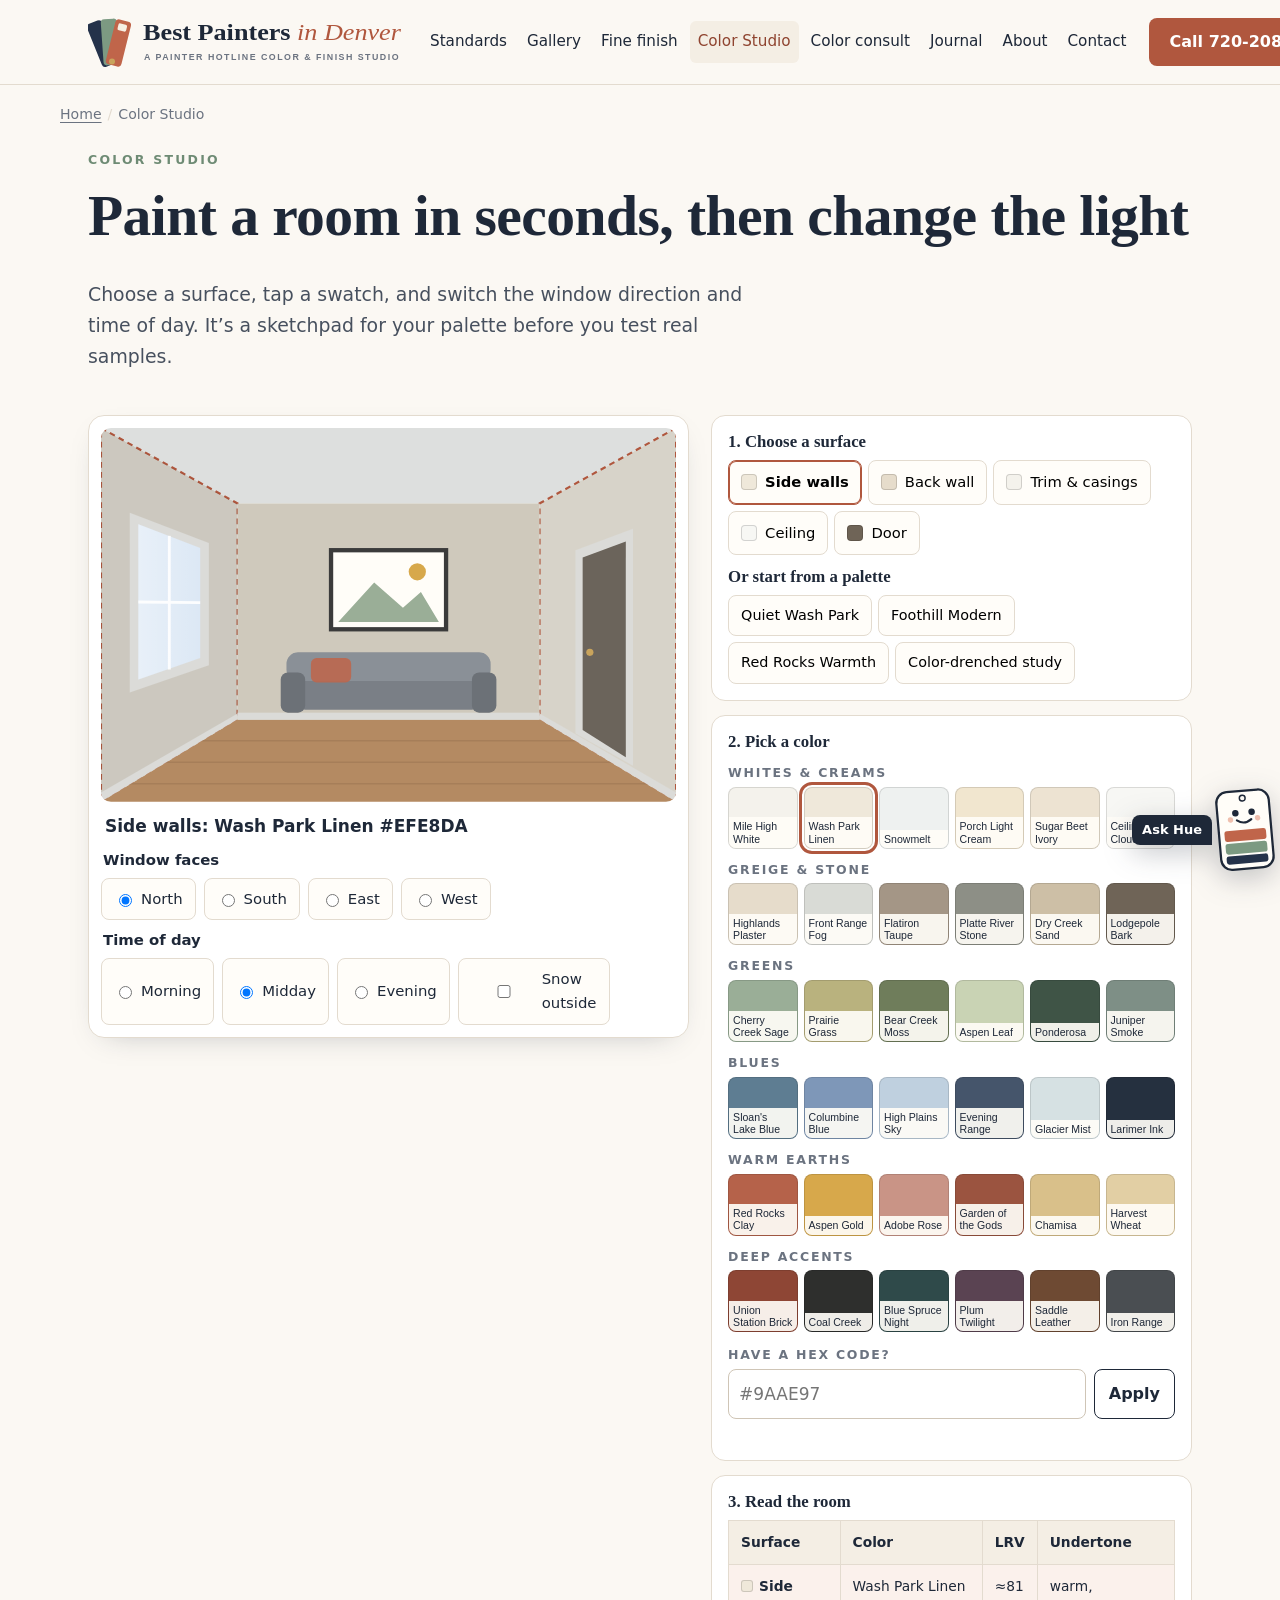
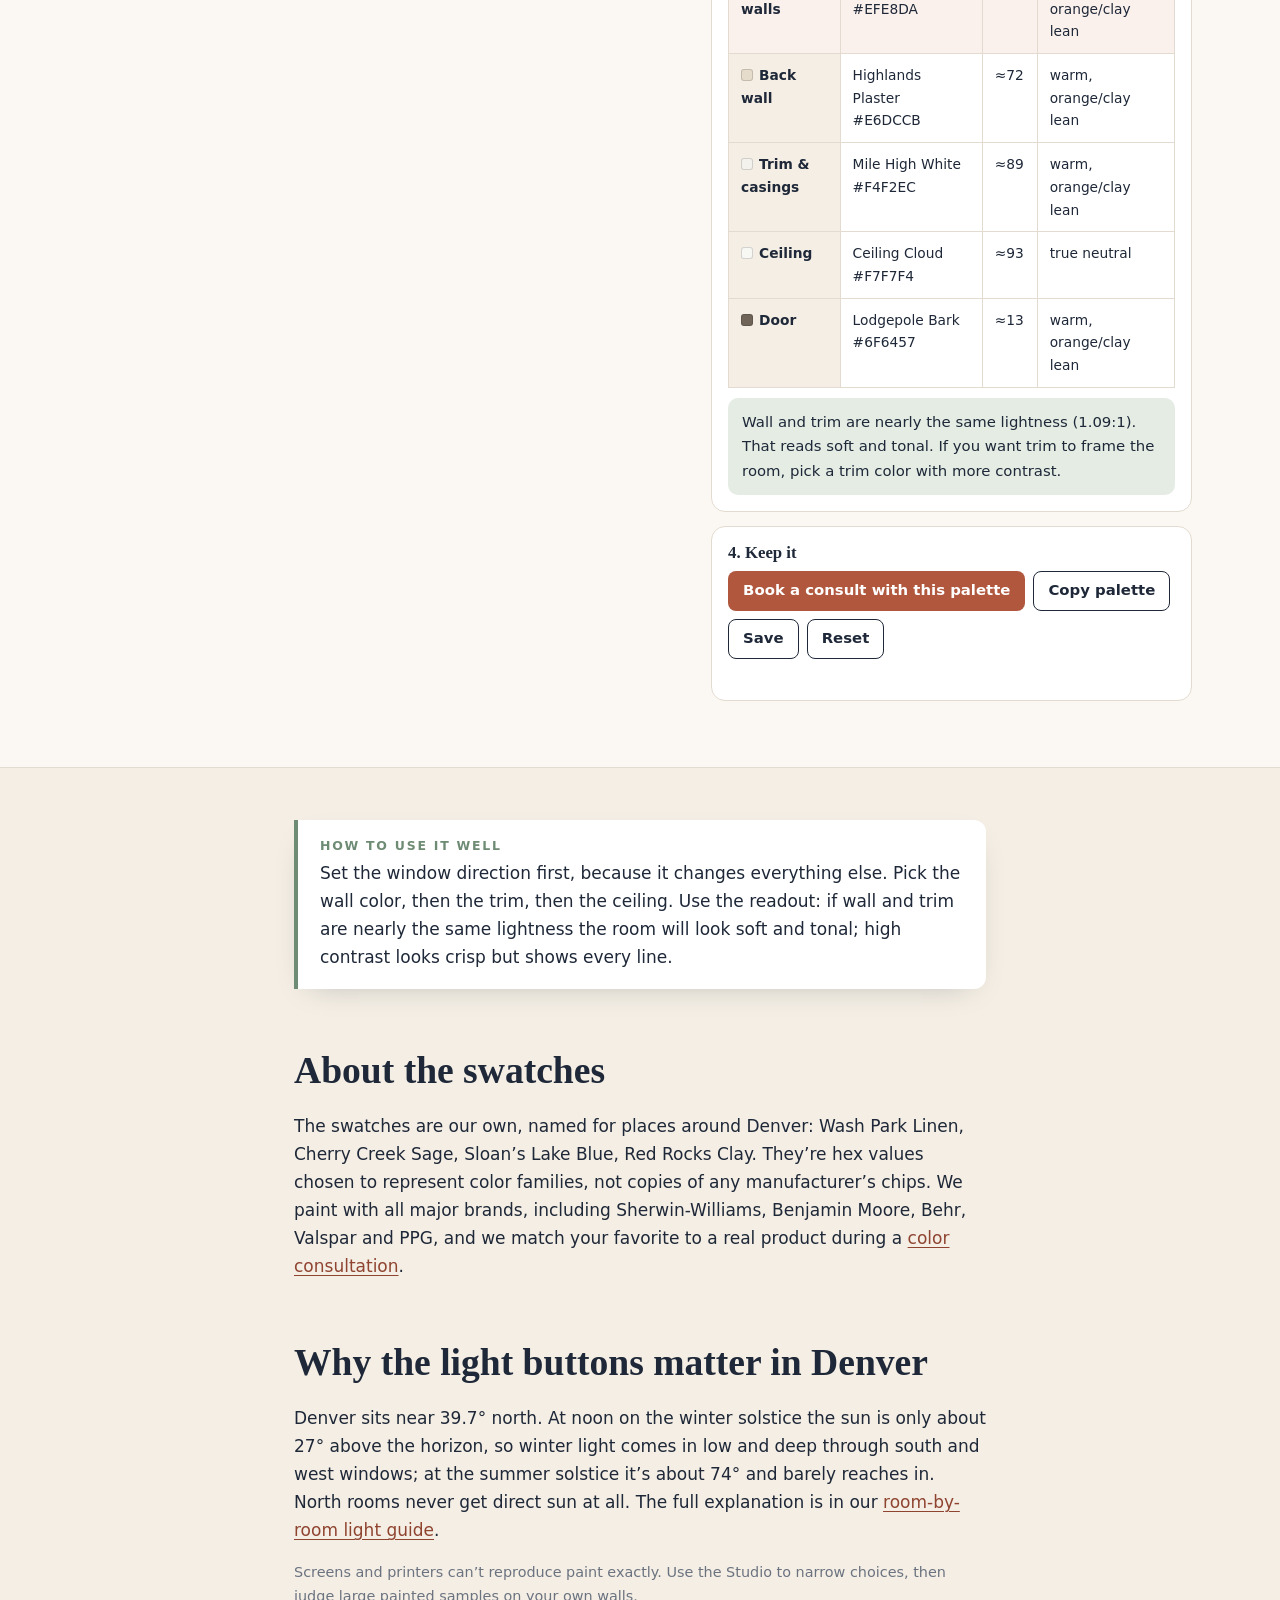
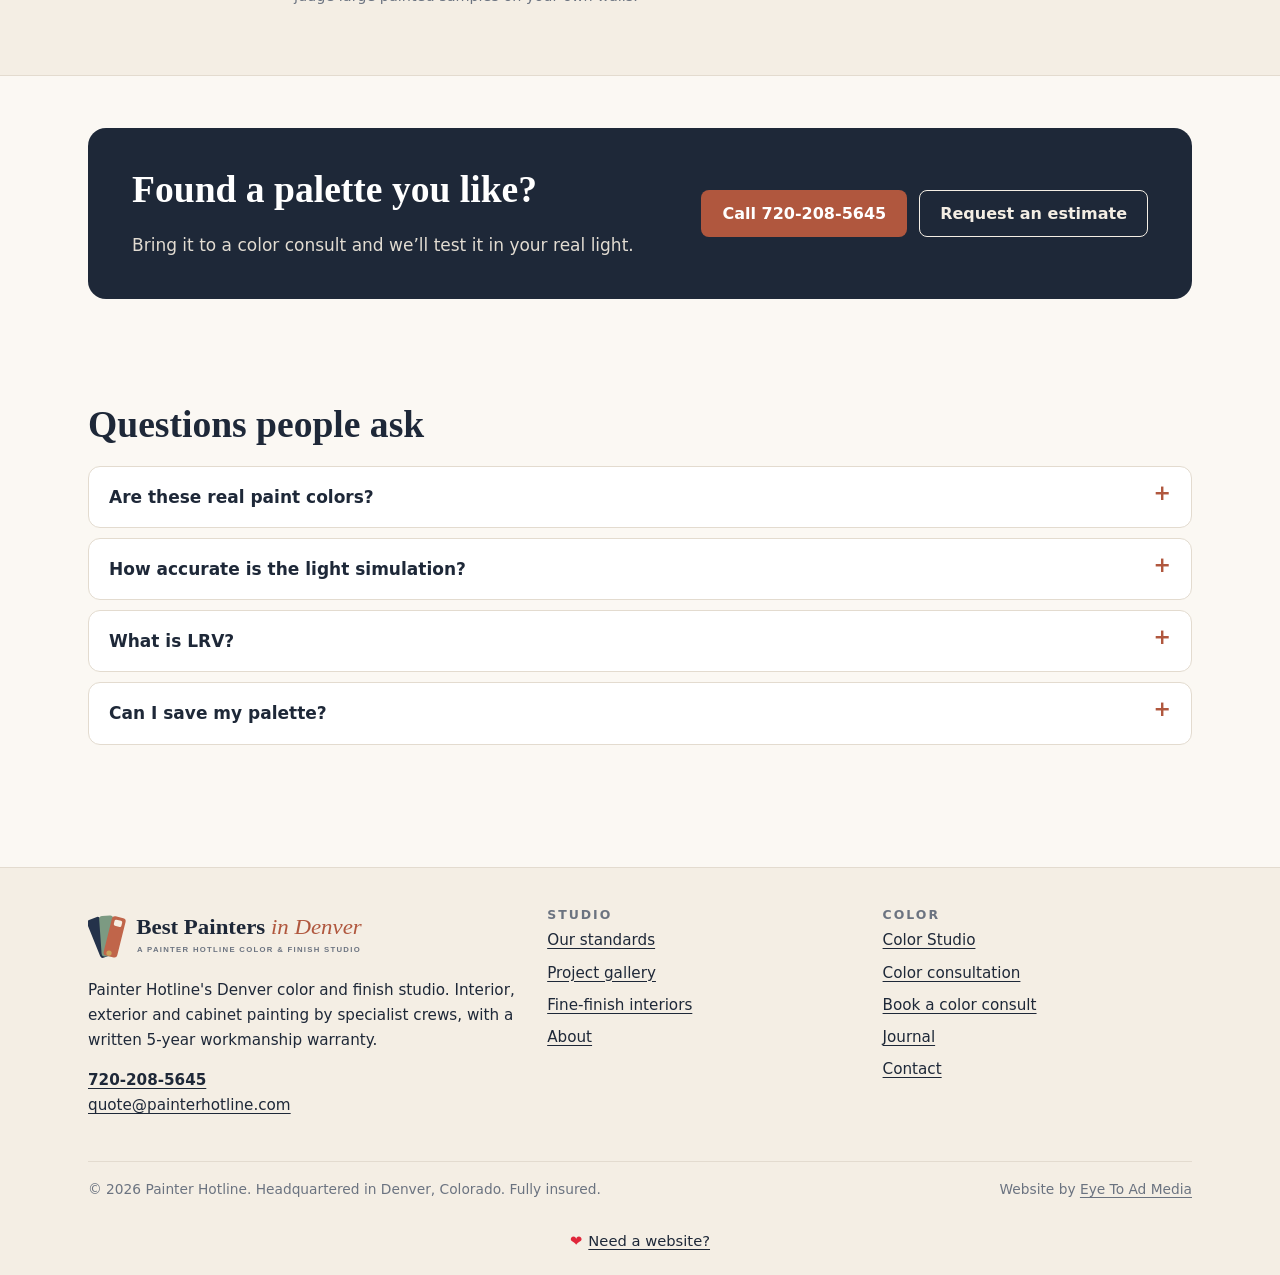
<file: color-studio/index.html>
<!doctype html>
<html lang="en">
<head>
<meta charset="utf-8">
<meta name="viewport" content="width=device-width,initial-scale=1">
<title>Color Studio: Room Paint Color Visualizer | Best Painters in Denver</title>
<meta name="description" content="Free room color visualizer: paint walls, trim, ceiling and door with original swatches, then switch window direction, time of day and snow light. See LRV and contrast.">
<meta name="robots" content="index,follow">
<link rel="canonical" href="https://www.bestpaintersindenver.com/color-studio/">
<link rel="icon" href="/favicon.svg?v=3" type="image/svg+xml">
<link rel="icon" href="/favicon.ico?v=3" sizes="any">
<link rel="icon" href="/favicon-48.png?v=3" type="image/png" sizes="48x48">
<link rel="icon" href="/favicon-96.png?v=3" type="image/png" sizes="96x96">
<link rel="apple-touch-icon" href="/apple-touch-icon.png?v=3" sizes="180x180">
<meta name="theme-color" content="#4FD8FF">
<meta property="og:type" content="website">
<meta property="og:site_name" content="Best Painters in Denver">
<meta property="og:title" content="Color Studio: Room Paint Color Visualizer | Best Painters in Denver">
<meta property="og:description" content="Free room color visualizer: paint walls, trim, ceiling and door with original swatches, then switch window direction, time of day and snow light. See LRV and contrast.">
<meta property="og:url" content="https://www.bestpaintersindenver.com/color-studio/">
<meta property="og:image" content="https://www.bestpaintersindenver.com/images/og-best-painters-denver.jpg">
<meta property="og:image:width" content="1200">
<meta property="og:image:height" content="630">
<meta name="twitter:card" content="summary_large_image">
<meta name="geo.region" content="US-CO">
<meta name="geo.placename" content="Denver">

<link rel="stylesheet" href="/assets/site.css">
<style>
.studio{display:grid;gap:22px}
@media(min-width:1000px){.studio{grid-template-columns:minmax(0,1.25fr) minmax(0,1fr)}}
.stage{background:var(--card);border:1px solid var(--rule);border-radius:16px;padding:12px;box-shadow:var(--shadow);position:sticky;top:96px;align-self:start}
@media(max-width:999px){.stage{position:static}}
svg.room{width:100%;height:auto;display:block;border-radius:10px}
svg.room [data-s]{cursor:pointer;transition:fill .25s}
svg.room [data-s].on{stroke:#B0573E;stroke-width:3;stroke-dasharray:8 6}
.st-active{font-weight:600;margin:10px 4px 2px}
.st-tabs{display:flex;flex-wrap:wrap;gap:6px;margin-bottom:12px}
.st-tabs button{display:inline-flex;align-items:center;gap:8px;border:1px solid var(--rule);background:#FFFDF9;border-radius:8px;padding:9px 12px;font:inherit;font-size:.92rem;cursor:pointer}
.st-tabs button i{width:16px;height:16px;border-radius:4px;border:1px solid rgba(0,0,0,.15);display:inline-block}
.st-tabs button[aria-selected=true]{border-color:var(--clay);box-shadow:inset 0 0 0 1px var(--clay);font-weight:600}
.st-lib h4{font-family:var(--sans);font-size:.78rem;letter-spacing:.14em;text-transform:uppercase;color:var(--muted);margin:14px 0 6px}
.st-row{display:grid;grid-template-columns:repeat(3,minmax(0,1fr));gap:6px}
@media(min-width:560px){.st-row{grid-template-columns:repeat(6,minmax(0,1fr))}}
.sw{border:1px solid rgba(0,0,0,.12);border-radius:8px;height:62px;cursor:pointer;position:relative;padding:0;display:flex;align-items:flex-end;overflow:hidden}
.sw span{display:block;width:100%;background:rgba(255,253,248,.92);font-size:.66rem;line-height:1.15;padding:3px 4px;text-align:left;color:#1E2838}
.sw.cur{outline:3px solid var(--clay);outline-offset:2px}
.sw:focus-visible{outline:3px solid var(--sage);outline-offset:2px}
.st-panel{background:var(--card);border:1px solid var(--rule);border-radius:14px;padding:16px;margin-bottom:14px}
.st-panel h3{font-size:1.05rem;margin:0 0 8px}
.st-read table{font-size:.86rem}.st-read th i{display:inline-block;width:12px;height:12px;border-radius:3px;margin-right:6px;border:1px solid rgba(0,0,0,.15);vertical-align:-1px}
.st-read tr.cur td,.st-read tr.cur th{background:#FBF1EC}
.st-warn{font-size:.93rem;background:var(--sage-l);border-radius:10px;padding:12px 14px;margin-top:10px}.st-warn p{margin:0 0 6px}.st-warn p:last-child{margin:0}
#st-hexform{display:flex;gap:8px;flex-wrap:wrap}#st-hexform input{flex:1;min-width:120px;padding:10px;border:1px solid #CFC5B6;border-radius:8px;font:inherit}
.st-err{color:#9B2C1F;font-weight:600}
#st-hexmsg{font-size:.9rem;margin:8px 0 0;min-height:1.2em}
.st-acts{display:flex;flex-wrap:wrap;gap:8px}
.st-acts .btn{padding:10px 14px;font-size:.93rem}
#st-saved{font-size:.88rem;color:var(--muted);margin:8px 0 0;min-height:1.2em}
.presets{display:flex;flex-wrap:wrap;gap:6px}
.presets button{border:1px solid var(--rule);background:#FFFDF9;border-radius:8px;padding:8px 12px;font:inherit;font-size:.9rem;cursor:pointer}
</style>
<script type="application/ld+json">{"@context":"https://schema.org","@graph":[{"@type":["HousePainter","LocalBusiness"],"@id":"https://www.bestpaintersindenver.com/#painterhotline","name":"Painter Hotline","alternateName":"Best Painters in Denver (Painter Hotline)","url":"https://www.bestpaintersindenver.com/","telephone":"+17202085645","email":"quote@painterhotline.com","logo":"https://www.bestpaintersindenver.com/images/brand/logo.png","image":"https://www.bestpaintersindenver.com/images/og-best-painters-denver.jpg","address":{"@type":"PostalAddress","addressLocality":"Denver","addressRegion":"CO","addressCountry":"US"},"areaServed":[{"@type":"City","name":"Denver"},{"@type":"AdministrativeArea","name":"Denver metro area, Colorado"}],"sameAs":["https://painterhotline.com/"],"knowsAbout":["interior painting","exterior painting","paint color consultation","surface preparation","primer selection","cabinet refinishing"],"slogan":"Best is a standard, not a badge.","hasOfferCatalog":{"@type":"OfferCatalog","name":"Painting and color services","itemListElement":[{"@type":"Offer","itemOffered":{"@type":"Service","name":"Paint color consultation","url":"https://www.bestpaintersindenver.com/color-consultation/"}},{"@type":"Offer","itemOffered":{"@type":"Service","name":"Fine-finish interior painting","url":"https://www.bestpaintersindenver.com/fine-finish-interior-painting/"}}]}},{"@type":"WebSite","@id":"https://www.bestpaintersindenver.com/#site","url":"https://www.bestpaintersindenver.com/","name":"Best Painters in Denver","publisher":{"@id":"https://www.bestpaintersindenver.com/#painterhotline"},"inLanguage":"en-US"},{"@type":"WebPage","@id":"https://www.bestpaintersindenver.com/color-studio/#page","url":"https://www.bestpaintersindenver.com/color-studio/","name":"Color Studio: Room Paint Color Visualizer | Best Painters in Denver","description":"Free room color visualizer: paint walls, trim, ceiling and door with original swatches, then switch window direction, time of day and snow light. See LRV and contrast.","isPartOf":{"@id":"https://www.bestpaintersindenver.com/#site"},"about":{"@id":"https://www.bestpaintersindenver.com/#painterhotline"},"inLanguage":"en-US","dateModified":"2026-10-30","speakable":{"@type":"SpeakableSpecification","cssSelector":["h1",".lede",".answer"]},"breadcrumb":{"@id":"https://www.bestpaintersindenver.com/color-studio/#crumbs"}},{"@type":"BreadcrumbList","@id":"https://www.bestpaintersindenver.com/color-studio/#crumbs","itemListElement":[{"@type":"ListItem","position":1,"name":"Home","item":"https://www.bestpaintersindenver.com/"},{"@type":"ListItem","position":2,"name":"Color Studio","item":"https://www.bestpaintersindenver.com/color-studio/"}]},{"@type":"FAQPage","@id":"https://www.bestpaintersindenver.com/color-studio/#faq","mainEntity":[{"@type":"Question","name":"Are these real paint colors?","acceptedAnswer":{"@type":"Answer","text":"They're our own named swatches, defined by hex values, chosen to represent common color families. They are not any manufacturer's colors. When you're ready, we match your favorites to real products from all major brands and test samples on your walls."}},{"@type":"Question","name":"How accurate is the light simulation?","acceptedAnswer":{"@type":"Answer","text":"It's an approximation that shows the direction of change: cooler and dimmer for north light, warmer for south, warm mornings for east and amber evenings for west. Screens vary, so always confirm with a painted sample in the actual room."}},{"@type":"Question","name":"What is LRV?","acceptedAnswer":{"@type":"Answer","text":"Light Reflectance Value: roughly how much light a color reflects, on a scale from 0 (black) to 100 (pure white). The Studio estimates it from each color's luminance. Lower numbers make a room feel darker and more enclosed."}},{"@type":"Question","name":"Can I save my palette?","acceptedAnswer":{"@type":"Answer","text":"Yes. Save keeps it in this browser on this device, Copy puts it on your clipboard, and 'Book a consult with this palette' carries it into the booking form."}}]},{"@type":"WebApplication","@id":"https://www.bestpaintersindenver.com/color-studio/#app","name":"Color Studio room visualizer","applicationCategory":"DesignApplication","operatingSystem":"Any (web browser)","offers":{"@type":"Offer","price":"0","priceCurrency":"USD"},"provider":{"@id":"https://www.bestpaintersindenver.com/#painterhotline"},"url":"https://www.bestpaintersindenver.com/color-studio/"}]}</script>
</head>
<body>
<a class="skip" href="#main">Skip to content</a>
<header class="top">
<div class="wrap">
<a class="brand" href="/" aria-label="Best Painters in Denver home"><img src="/images/brand/logo.svg" width="320" height="64" alt="Best Painters in Denver, a Painter Hotline color and finish studio"></a>
<nav class="nav" aria-label="Main"><ul><li><a href="/our-standards/">Standards</a></li><li><a href="/project-gallery/">Gallery</a></li><li><a href="/fine-finish-interior-painting/">Fine finish</a></li><li><a href="/color-studio/" aria-current="page">Color Studio</a></li><li><a href="/color-consultation/">Color consult</a></li><li><a href="/journal/">Journal</a></li><li><a href="/about/">About</a></li><li><a href="/contact/">Contact</a></li></ul></nav>
<a class="btn btn-clay callbtn" href="tel:+17202085645">Call 720-208-5645</a>
<button class="ham" type="button" aria-label="Open menu" aria-expanded="false" aria-controls="tray"><span></span></button>
</div>
<nav class="tray" id="tray" aria-label="Mobile"><ul><li><a href="/our-standards/">Standards</a></li><li><a href="/project-gallery/">Gallery</a></li><li><a href="/fine-finish-interior-painting/">Fine finish</a></li><li><a href="/color-studio/">Color Studio</a></li><li><a href="/color-consultation/">Color consult</a></li><li><a href="/journal/">Journal</a></li><li><a href="/about/">About</a></li><li><a href="/contact/">Contact</a></li><li><a class="btn btn-clay" href="tel:+17202085645">Call or text 720-208-5645</a></li></ul></nav>
</header>
<nav class="crumbs wrap" aria-label="Breadcrumb"><ol><li><a href="/">Home</a></li><li aria-current="page">Color Studio</li></ol></nav>
<main id="main">

<section class="pagehead"><div class="wrap">
<p class="eyebrow">Color Studio</p>
<h1>Paint a room in seconds, then change the light</h1>
<p class="lede">Choose a surface, tap a swatch, and switch the window direction and time of day. It&rsquo;s a sketchpad for your palette before you test real samples.</p>
</div></section>
<section style="padding-top:6px"><div class="wrap">
<div class="studio" id="studio">
<div class="stage">
<svg class="room" viewBox="0 0 800 520" role="img" aria-labelledby="room-t room-d">
<title id="room-t">Room preview</title><desc id="room-d">A simple living room with side walls, a back wall, ceiling, trim, a window and a door. Colors change as you choose swatches.</desc>
<polygon data-s="ceiling" points="0,0 800,0 610,105 190,105"/>
<polygon data-s="walls" points="0,0 190,105 190,405 0,520"/>
<polygon data-s="walls" points="800,0 610,105 610,405 800,520"/>
<rect data-s="accent" x="190" y="105" width="420" height="300"/>
<polygon points="0,0 190,105 190,405 0,520" fill="#000" opacity=".05" pointer-events="none"/>
<polygon points="0,520 190,405 610,405 800,520" fill="#B48A62"/>
<g stroke="#9C7553" stroke-width="2" opacity=".55" pointer-events="none"><line x1="90" y1="465" x2="710" y2="465"/><line x1="140" y1="435" x2="660" y2="435"/><line x1="40" y1="495" x2="760" y2="495"/></g>
<polygon data-s="trim" points="0,507 190,397 190,405 0,520"/>
<polygon data-s="trim" points="800,507 610,397 610,405 800,520"/>
<rect data-s="trim" x="190" y="396" width="420" height="10"/>
<polygon data-s="trim" points="40,118 150,160 150,330 40,368"/>
<polygon id="glow" points="52,134 138,167 138,320 52,350" fill="#DCE8F5"/>
<g stroke="#FFFFFF" stroke-width="4" pointer-events="none" opacity=".9"><line x1="95" y1="150" x2="95" y2="336"/><line x1="52" y1="242" x2="138" y2="243"/></g>
<polygon points="52,134 138,167 138,320 52,350" fill="url(#beam)" pointer-events="none" opacity=".35"/>
<defs><linearGradient id="beam" x1="0" x2="1"><stop offset="0" stop-color="#fff"/><stop offset="1" stop-color="#fff" stop-opacity="0"/></linearGradient></defs>
<polygon data-s="trim" points="660,170 740,140 740,470 660,425"/>
<polygon data-s="door" points="670,180 730,158 730,458 670,420"/>
<circle cx="680" cy="312" r="5" fill="#C9A45C" pointer-events="none"/>
<rect x="320" y="170" width="160" height="110" fill="#FFFDF8" stroke="#3B3B3B" stroke-width="6" pointer-events="none"/>
<g pointer-events="none"><polygon points="330,270 380,215 420,250 445,228 470,270" fill="#9AAE97"/><circle cx="440" cy="200" r="12" fill="#D7A84B"/></g>
<g pointer-events="none"><rect x="270" y="330" width="260" height="62" rx="14" fill="#7A7F86"/><rect x="258" y="312" width="284" height="40" rx="16" fill="#8A9097"/><rect x="250" y="340" width="34" height="56" rx="10" fill="#6C7177"/><rect x="516" y="340" width="34" height="56" rx="10" fill="#6C7177"/><rect x="292" y="320" width="56" height="34" rx="8" fill="#C0654A" opacity=".85"/></g>
</svg>
<p class="st-active" aria-live="polite"></p>
<fieldset class="fld" style="margin-top:8px"><legend>Window faces</legend><div class="opts">
<label><input type="radio" name="st-exp" value="north" checked> North</label><label><input type="radio" name="st-exp" value="south"> South</label><label><input type="radio" name="st-exp" value="east"> East</label><label><input type="radio" name="st-exp" value="west"> West</label></div></fieldset>
<fieldset class="fld" style="margin-top:8px"><legend>Time of day</legend><div class="opts">
<label><input type="radio" name="st-time" value="morning"> Morning</label><label><input type="radio" name="st-time" value="midday" checked> Midday</label><label><input type="radio" name="st-time" value="evening"> Evening</label>
<label><input type="checkbox" id="st-snow"> Snow outside</label></div></fieldset>
</div>
<div>
<div class="st-panel"><h3>1. Choose a surface</h3><div class="st-tabs" role="tablist" aria-label="Surface"></div>
<h3 style="margin-top:6px">Or start from a palette</h3><div class="presets"><button type="button" data-preset="Quiet Wash Park">Quiet Wash Park</button><button type="button" data-preset="Foothill Modern">Foothill Modern</button><button type="button" data-preset="Red Rocks Warmth">Red Rocks Warmth</button><button type="button" data-preset="Color-Drenched Study">Color-drenched study</button></div></div>
<div class="st-panel"><h3>2. Pick a color</h3><div class="st-lib"></div>
<h4 style="font-family:var(--sans);font-size:.78rem;letter-spacing:.14em;text-transform:uppercase;color:var(--muted);margin:16px 0 6px">Have a hex code?</h4>
<form id="st-hexform"><label class="hp" for="st-hex">Hex color</label><input id="st-hex" type="text" inputmode="text" maxlength="7" placeholder="#9AAE97" autocomplete="off"><button class="btn btn-line" type="submit" style="padding:10px 14px">Apply</button></form><p id="st-hexmsg" aria-live="polite"></p></div>
<div class="st-panel"><h3>3. Read the room</h3><div class="st-read tscroll"></div><div class="st-warn" aria-live="polite"></div></div>
<div class="st-panel"><h3>4. Keep it</h3><div class="st-acts"><a class="btn btn-clay" id="st-book" href="/book-a-color-consult/">Book a consult with this palette</a><button class="btn btn-line" type="button" id="st-copy">Copy palette</button><button class="btn btn-line" type="button" id="st-save">Save</button><button class="btn btn-line" type="button" id="st-reset">Reset</button></div><p id="st-saved" aria-live="polite"></p></div>
</div>
</div>
<noscript><p class="answer"><strong>JavaScript is off</strong>The Color Studio needs JavaScript. You can still <a href="/book-a-color-consult/">book a color consult</a>.</p></noscript>
</div></section>
<section class="band"><div class="wrap prose">
<div class="answer"><strong>How to use it well</strong>Set the window direction first, because it changes everything else. Pick the wall color, then the trim, then the ceiling. Use the readout: if wall and trim are nearly the same lightness the room will look soft and tonal; high contrast looks crisp but shows every line.</div>
<h2>About the swatches</h2>
<p>The swatches are our own, named for places around Denver: Wash Park Linen, Cherry Creek Sage, Sloan&rsquo;s Lake Blue, Red Rocks Clay. They&rsquo;re hex values chosen to represent color families, not copies of any manufacturer&rsquo;s chips. We paint with all major brands, including Sherwin-Williams, Benjamin Moore, Behr, Valspar and PPG, and we match your favorite to a real product during a <a href="/color-consultation/">color consultation</a>.</p>
<h2>Why the light buttons matter in Denver</h2>
<p>Denver sits near 39.7&deg; north. At noon on the winter solstice the sun is only about 27&deg; above the horizon, so winter light comes in low and deep through south and west windows; at the summer solstice it&rsquo;s about 74&deg; and barely reaches in. North rooms never get direct sun at all. The full explanation is in our <a href="/journal/denver-light-room-color-guide/">room-by-room light guide</a>.</p>
<p class="note">Screens and printers can&rsquo;t reproduce paint exactly. Use the Studio to narrow choices, then judge large painted samples on your own walls.</p>
</div></section>
<section><div class="wrap"><div class="cta"><div><h2>Found a palette you like?</h2><p>Bring it to a color consult and we&rsquo;ll test it in your real light.</p></div><div class="btns" style="margin:0"><a class="btn btn-clay" href="tel:+17202085645">Call 720-208-5645</a><a class="btn btn-line" href="/contact/">Request an estimate</a></div></div></div></section>

<section class="faq-sec"><div class="wrap"><h2 id="questions">Questions people ask</h2><div class="faq"><details><summary>Are these real paint colors?</summary><div class="a"><p>They're our own named swatches, defined by hex values, chosen to represent common color families. They are not any manufacturer's colors. When you're ready, we match your favorites to real products from all major brands and test samples on your walls.</p></div></details><details><summary>How accurate is the light simulation?</summary><div class="a"><p>It's an approximation that shows the direction of change: cooler and dimmer for north light, warmer for south, warm mornings for east and amber evenings for west. Screens vary, so always confirm with a painted sample in the actual room.</p></div></details><details><summary>What is LRV?</summary><div class="a"><p>Light Reflectance Value: roughly how much light a color reflects, on a scale from 0 (black) to 100 (pure white). The Studio estimates it from each color's luminance. Lower numbers make a room feel darker and more enclosed.</p></div></details><details><summary>Can I save my palette?</summary><div class="a"><p>Yes. Save keeps it in this browser on this device, Copy puts it on your clipboard, and 'Book a consult with this palette' carries it into the booking form.</p></div></details></div></div></section>
</main>
<footer class="foot">
<div class="wrap">
<div class="cols">
<div><img class="flogo" src="/images/brand/logo.svg" width="280" height="56" alt="Best Painters in Denver logo" loading="lazy">
<p style="margin-top:14px">Painter Hotline's Denver color and finish studio. Interior, exterior and cabinet painting by specialist crews, with a written 5-year workmanship warranty.</p>
<p><a href="tel:+17202085645"><b>720-208-5645</b></a><br><span data-mu="cXVvdGU=" data-md="cGFpbnRlcmhvdGxpbmUuY29t">quote [at] painterhotline [dot] com</span></p></div>
<div><h4>Studio</h4><ul><li><a href="/our-standards/">Our standards</a></li><li><a href="/project-gallery/">Project gallery</a></li><li><a href="/fine-finish-interior-painting/">Fine-finish interiors</a></li><li><a href="/about/">About</a></li></ul></div>
<div><h4>Color</h4><ul><li><a href="/color-studio/">Color Studio</a></li><li><a href="/color-consultation/">Color consultation</a></li><li><a href="/book-a-color-consult/">Book a color consult</a></li><li><a href="/journal/">Journal</a></li><li><a href="/contact/">Contact</a></li></ul></div>
</div>
<div class="foot-end"><span>&copy; 2026 Painter Hotline. Headquartered in Denver, Colorado. Fully insured.</span><span>Website by <a href="https://eyetoad.com/" rel="noopener">Eye To Ad Media</a></span></div>
</div>
<div class="heartline"><span class="hb" aria-hidden="true">&#10084;</span><a href="https://eyetoad.com/" rel="noopener">Need a website?</a></div>
</footer>
<div class="mbar"><a class="btn btn-clay" href="tel:+17202085645">Call 720-208-5645</a><a class="btn btn-line" href="/contact/">Get an estimate</a></div>
<script src="/assets/site.js" defer></script>
<script src="/assets/hue.js" defer></script>
<script src="/assets/studio.js" defer></script>
</body>
</html>
</file>
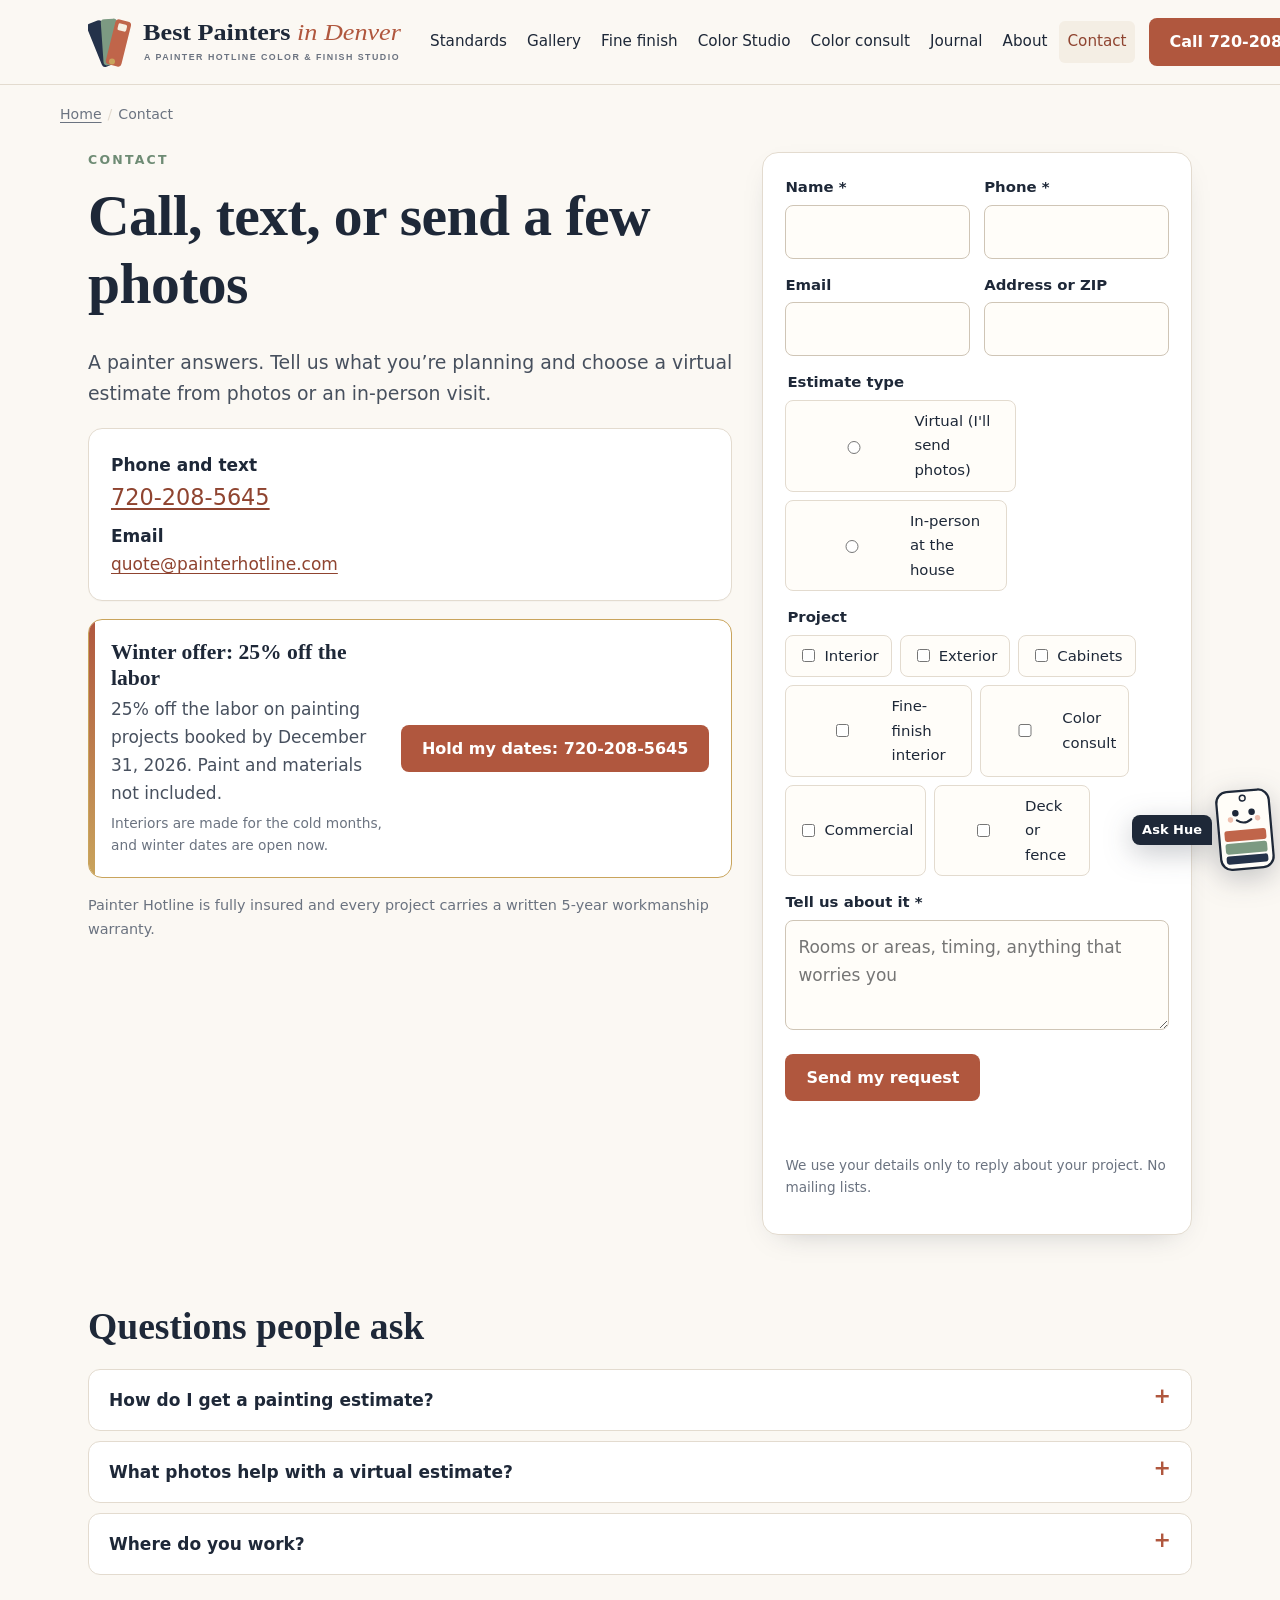
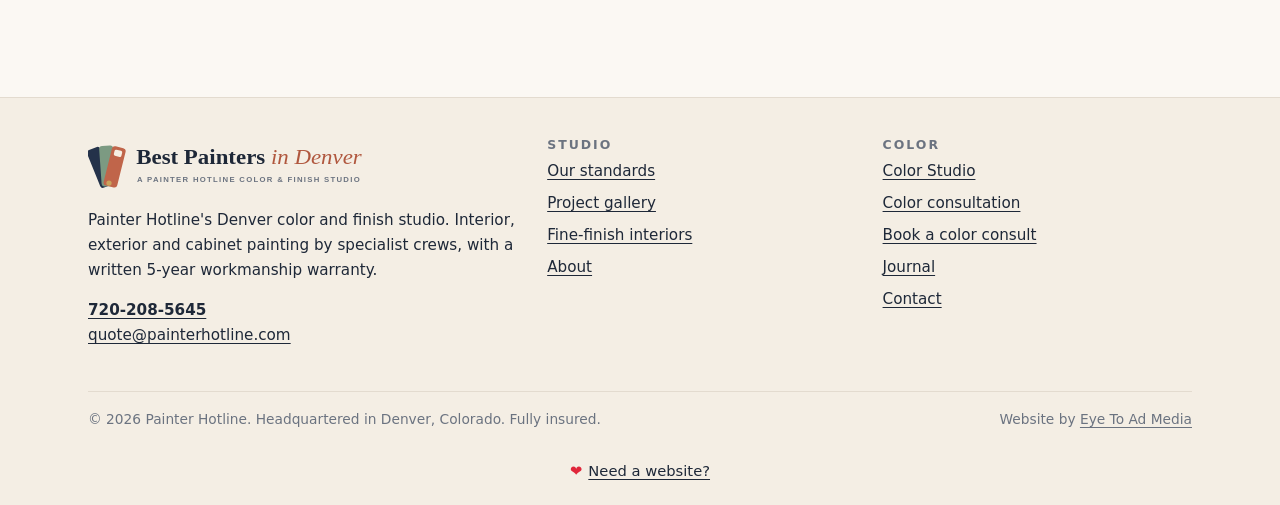
<file: contact/index.html>
<!doctype html>
<html lang="en">
<head>
<meta charset="utf-8">
<meta name="viewport" content="width=device-width,initial-scale=1">
<title>Contact Painter Hotline in Denver | Virtual or In-Person Estimate</title>
<meta name="description" content="Call or text 720-208-5645 or send photos for a virtual painting estimate in Denver. In-person estimates available. Fully insured, 5-year workmanship warranty.">
<meta name="robots" content="index,follow">
<link rel="canonical" href="https://www.bestpaintersindenver.com/contact/">
<link rel="icon" href="/favicon.svg?v=3" type="image/svg+xml">
<link rel="icon" href="/favicon.ico?v=3" sizes="any">
<link rel="icon" href="/favicon-48.png?v=3" type="image/png" sizes="48x48">
<link rel="icon" href="/favicon-96.png?v=3" type="image/png" sizes="96x96">
<link rel="apple-touch-icon" href="/apple-touch-icon.png?v=3" sizes="180x180">
<meta name="theme-color" content="#4FD8FF">
<meta property="og:type" content="website">
<meta property="og:site_name" content="Best Painters in Denver">
<meta property="og:title" content="Contact Painter Hotline in Denver | Virtual or In-Person Estimate">
<meta property="og:description" content="Call or text 720-208-5645 or send photos for a virtual painting estimate in Denver. In-person estimates available. Fully insured, 5-year workmanship warranty.">
<meta property="og:url" content="https://www.bestpaintersindenver.com/contact/">
<meta property="og:image" content="https://www.bestpaintersindenver.com/images/og-best-painters-denver.jpg">
<meta property="og:image:width" content="1200">
<meta property="og:image:height" content="630">
<meta name="twitter:card" content="summary_large_image">
<meta name="geo.region" content="US-CO">
<meta name="geo.placename" content="Denver">

<link rel="stylesheet" href="/assets/site.css">

<script type="application/ld+json">{"@context":"https://schema.org","@graph":[{"@type":["HousePainter","LocalBusiness"],"@id":"https://www.bestpaintersindenver.com/#painterhotline","name":"Painter Hotline","alternateName":"Best Painters in Denver (Painter Hotline)","url":"https://www.bestpaintersindenver.com/","telephone":"+17202085645","email":"quote@painterhotline.com","logo":"https://www.bestpaintersindenver.com/images/brand/logo.png","image":"https://www.bestpaintersindenver.com/images/og-best-painters-denver.jpg","address":{"@type":"PostalAddress","addressLocality":"Denver","addressRegion":"CO","addressCountry":"US"},"areaServed":[{"@type":"City","name":"Denver"},{"@type":"AdministrativeArea","name":"Denver metro area, Colorado"}],"sameAs":["https://painterhotline.com/"],"knowsAbout":["interior painting","exterior painting","paint color consultation","surface preparation","primer selection","cabinet refinishing"],"slogan":"Best is a standard, not a badge.","hasOfferCatalog":{"@type":"OfferCatalog","name":"Painting and color services","itemListElement":[{"@type":"Offer","itemOffered":{"@type":"Service","name":"Paint color consultation","url":"https://www.bestpaintersindenver.com/color-consultation/"}},{"@type":"Offer","itemOffered":{"@type":"Service","name":"Fine-finish interior painting","url":"https://www.bestpaintersindenver.com/fine-finish-interior-painting/"}}]}},{"@type":"WebSite","@id":"https://www.bestpaintersindenver.com/#site","url":"https://www.bestpaintersindenver.com/","name":"Best Painters in Denver","publisher":{"@id":"https://www.bestpaintersindenver.com/#painterhotline"},"inLanguage":"en-US"},{"@type":"ContactPage","@id":"https://www.bestpaintersindenver.com/contact/#page","url":"https://www.bestpaintersindenver.com/contact/","name":"Contact Painter Hotline in Denver | Virtual or In-Person Estimate","description":"Call or text 720-208-5645 or send photos for a virtual painting estimate in Denver. In-person estimates available. Fully insured, 5-year workmanship warranty.","isPartOf":{"@id":"https://www.bestpaintersindenver.com/#site"},"about":{"@id":"https://www.bestpaintersindenver.com/#painterhotline"},"inLanguage":"en-US","dateModified":"2026-10-30","speakable":{"@type":"SpeakableSpecification","cssSelector":["h1",".lede",".answer"]},"breadcrumb":{"@id":"https://www.bestpaintersindenver.com/contact/#crumbs"}},{"@type":"BreadcrumbList","@id":"https://www.bestpaintersindenver.com/contact/#crumbs","itemListElement":[{"@type":"ListItem","position":1,"name":"Home","item":"https://www.bestpaintersindenver.com/"},{"@type":"ListItem","position":2,"name":"Contact","item":"https://www.bestpaintersindenver.com/contact/"}]},{"@type":"FAQPage","@id":"https://www.bestpaintersindenver.com/contact/#faq","mainEntity":[{"@type":"Question","name":"How do I get a painting estimate?","acceptedAnswer":{"@type":"Answer","text":"Call or text 720-208-5645, or use the form. Choose a virtual estimate from photos or an in-person estimate at the house."}},{"@type":"Question","name":"What photos help with a virtual estimate?","acceptedAnswer":{"@type":"Answer","text":"One wide photo of each room or wall from the doorway, close-ups of any damage, and rough measurements or the ceiling height. Daylight photos work best."}},{"@type":"Question","name":"Where do you work?","acceptedAnswer":{"@type":"Answer","text":"We're headquartered in Denver and paint homes and businesses across the Denver metro and the Front Range."}}]}]}</script>
</head>
<body>
<a class="skip" href="#main">Skip to content</a>
<header class="top">
<div class="wrap">
<a class="brand" href="/" aria-label="Best Painters in Denver home"><img src="/images/brand/logo.svg" width="320" height="64" alt="Best Painters in Denver, a Painter Hotline color and finish studio"></a>
<nav class="nav" aria-label="Main"><ul><li><a href="/our-standards/">Standards</a></li><li><a href="/project-gallery/">Gallery</a></li><li><a href="/fine-finish-interior-painting/">Fine finish</a></li><li><a href="/color-studio/">Color Studio</a></li><li><a href="/color-consultation/">Color consult</a></li><li><a href="/journal/">Journal</a></li><li><a href="/about/">About</a></li><li><a href="/contact/" aria-current="page">Contact</a></li></ul></nav>
<a class="btn btn-clay callbtn" href="tel:+17202085645">Call 720-208-5645</a>
<button class="ham" type="button" aria-label="Open menu" aria-expanded="false" aria-controls="tray"><span></span></button>
</div>
<nav class="tray" id="tray" aria-label="Mobile"><ul><li><a href="/our-standards/">Standards</a></li><li><a href="/project-gallery/">Gallery</a></li><li><a href="/fine-finish-interior-painting/">Fine finish</a></li><li><a href="/color-studio/">Color Studio</a></li><li><a href="/color-consultation/">Color consult</a></li><li><a href="/journal/">Journal</a></li><li><a href="/about/">About</a></li><li><a href="/contact/">Contact</a></li><li><a class="btn btn-clay" href="tel:+17202085645">Call or text 720-208-5645</a></li></ul></nav>
</header>
<nav class="crumbs wrap" aria-label="Breadcrumb"><ol><li><a href="/">Home</a></li><li aria-current="page">Contact</li></ol></nav>
<main id="main">

<section class="pagehead"><div class="wrap split">
<div>
<p class="eyebrow">Contact</p>
<h1>Call, text, or send a few photos</h1>
<p class="lede">A painter answers. Tell us what you&rsquo;re planning and choose a virtual estimate from photos or an in-person visit.</p>
<div class="card" style="margin:18px 0"><p style="margin:0 0 6px"><b>Phone and text</b><br><a href="tel:+17202085645" style="font-size:1.4rem">720-208-5645</a></p><p style="margin:0"><b>Email</b><br><span data-mu="cXVvdGU=" data-md="cGFpbnRlcmhvdGxpbmUuY29t">quote [at] painterhotline [dot] com</span></p></div>
<aside class="offer" id="winter-offer" aria-label="Winter booking offer"><div><h2 class="h3">Winter offer: 25% off the labor</h2><p>25% off the labor on painting projects booked by December 31, 2026. Paint and materials not included.</p><p class="fine">Interiors are made for the cold months, and winter dates are open now.</p></div><a class="btn btn-clay" href="tel:+17202085645">Hold my dates: 720-208-5645</a></aside>
<p class="note" style="margin-top:16px">Painter Hotline is fully insured and every project carries a written 5-year workmanship warranty.</p>
</div>
<div><form class="form" id="estimate-form" data-guard data-thanks="Thank you. Your request is in. We reply within one business day; for a virtual estimate you can reply to our email with photos or text them to 720-208-5645." novalidate><input type="hidden" name="_subject" value="Estimate request: bestpaintersindenver.com /contact/"><input type="hidden" name="_template" value="table"><input type="hidden" name="_captcha" value="false"><input type="hidden" name="site" value="bestpaintersindenver.com"><label class="hp" aria-hidden="true">Leave this empty<input type="text" name="_honey" tabindex="-1" autocomplete="off"></label><div class="fgrid two"><div class="fld"><label for="name">Name *</label><input id="name" name="name" type="text" required autocomplete="name"></div><div class="fld"><label for="phone">Phone *</label><input id="phone" name="phone" type="tel" required autocomplete="tel"></div><div class="fld"><label for="email">Email</label><input id="email" name="email" type="email" autocomplete="email"></div><div class="fld"><label for="location">Address or ZIP</label><input id="location" name="location" type="text" autocomplete="postal-code"></div></div><div class="fgrid" style="margin-top:14px"><fieldset class="fld"><legend>Estimate type</legend><div class="opts"><label><input type="radio" name="estimate_type" value="Virtual (I'll send photos)" required> Virtual (I'll send photos)</label><label><input type="radio" name="estimate_type" value="In-person at the house"> In-person at the house</label></div></fieldset><fieldset class="fld"><legend>Project</legend><div class="opts"><label><input type="checkbox" name="project" value="Interior"> Interior</label><label><input type="checkbox" name="project" value="Exterior"> Exterior</label><label><input type="checkbox" name="project" value="Cabinets"> Cabinets</label><label><input type="checkbox" name="project" value="Fine-finish interior"> Fine-finish interior</label><label><input type="checkbox" name="project" value="Color consult"> Color consult</label><label><input type="checkbox" name="project" value="Commercial"> Commercial</label><label><input type="checkbox" name="project" value="Deck or fence"> Deck or fence</label></div></fieldset><div class="fld"><label for="message">Tell us about it *</label><textarea id="message" name="message" required placeholder="Rooms or areas, timing, anything that worries you"></textarea></div></div><button class="btn btn-clay" type="submit" style="margin-top:16px">Send my request</button><p class="fmsg" role="status" aria-live="polite"></p><p class="consent">We use your details only to reply about your project. No mailing lists.</p></form></div>
</div></section>

<section class="faq-sec"><div class="wrap"><h2 id="questions">Questions people ask</h2><div class="faq"><details><summary>How do I get a painting estimate?</summary><div class="a"><p>Call or text 720-208-5645, or use the form. Choose a virtual estimate from photos or an in-person estimate at the house.</p></div></details><details><summary>What photos help with a virtual estimate?</summary><div class="a"><p>One wide photo of each room or wall from the doorway, close-ups of any damage, and rough measurements or the ceiling height. Daylight photos work best.</p></div></details><details><summary>Where do you work?</summary><div class="a"><p>We're headquartered in Denver and paint homes and businesses across the Denver metro and the Front Range.</p></div></details></div></div></section>
</main>
<footer class="foot">
<div class="wrap">
<div class="cols">
<div><img class="flogo" src="/images/brand/logo.svg" width="280" height="56" alt="Best Painters in Denver logo" loading="lazy">
<p style="margin-top:14px">Painter Hotline's Denver color and finish studio. Interior, exterior and cabinet painting by specialist crews, with a written 5-year workmanship warranty.</p>
<p><a href="tel:+17202085645"><b>720-208-5645</b></a><br><span data-mu="cXVvdGU=" data-md="cGFpbnRlcmhvdGxpbmUuY29t">quote [at] painterhotline [dot] com</span></p></div>
<div><h4>Studio</h4><ul><li><a href="/our-standards/">Our standards</a></li><li><a href="/project-gallery/">Project gallery</a></li><li><a href="/fine-finish-interior-painting/">Fine-finish interiors</a></li><li><a href="/about/">About</a></li></ul></div>
<div><h4>Color</h4><ul><li><a href="/color-studio/">Color Studio</a></li><li><a href="/color-consultation/">Color consultation</a></li><li><a href="/book-a-color-consult/">Book a color consult</a></li><li><a href="/journal/">Journal</a></li><li><a href="/contact/">Contact</a></li></ul></div>
</div>
<div class="foot-end"><span>&copy; 2026 Painter Hotline. Headquartered in Denver, Colorado. Fully insured.</span><span>Website by <a href="https://eyetoad.com/" rel="noopener">Eye To Ad Media</a></span></div>
</div>
<div class="heartline"><span class="hb" aria-hidden="true">&#10084;</span><a href="https://eyetoad.com/" rel="noopener">Need a website?</a></div>
</footer>
<div class="mbar"><a class="btn btn-clay" href="tel:+17202085645">Call 720-208-5645</a><a class="btn btn-line" href="/contact/">Get an estimate</a></div>
<script src="/assets/site.js" defer></script>
<script src="/assets/hue.js" defer></script>

</body>
</html>
</file>
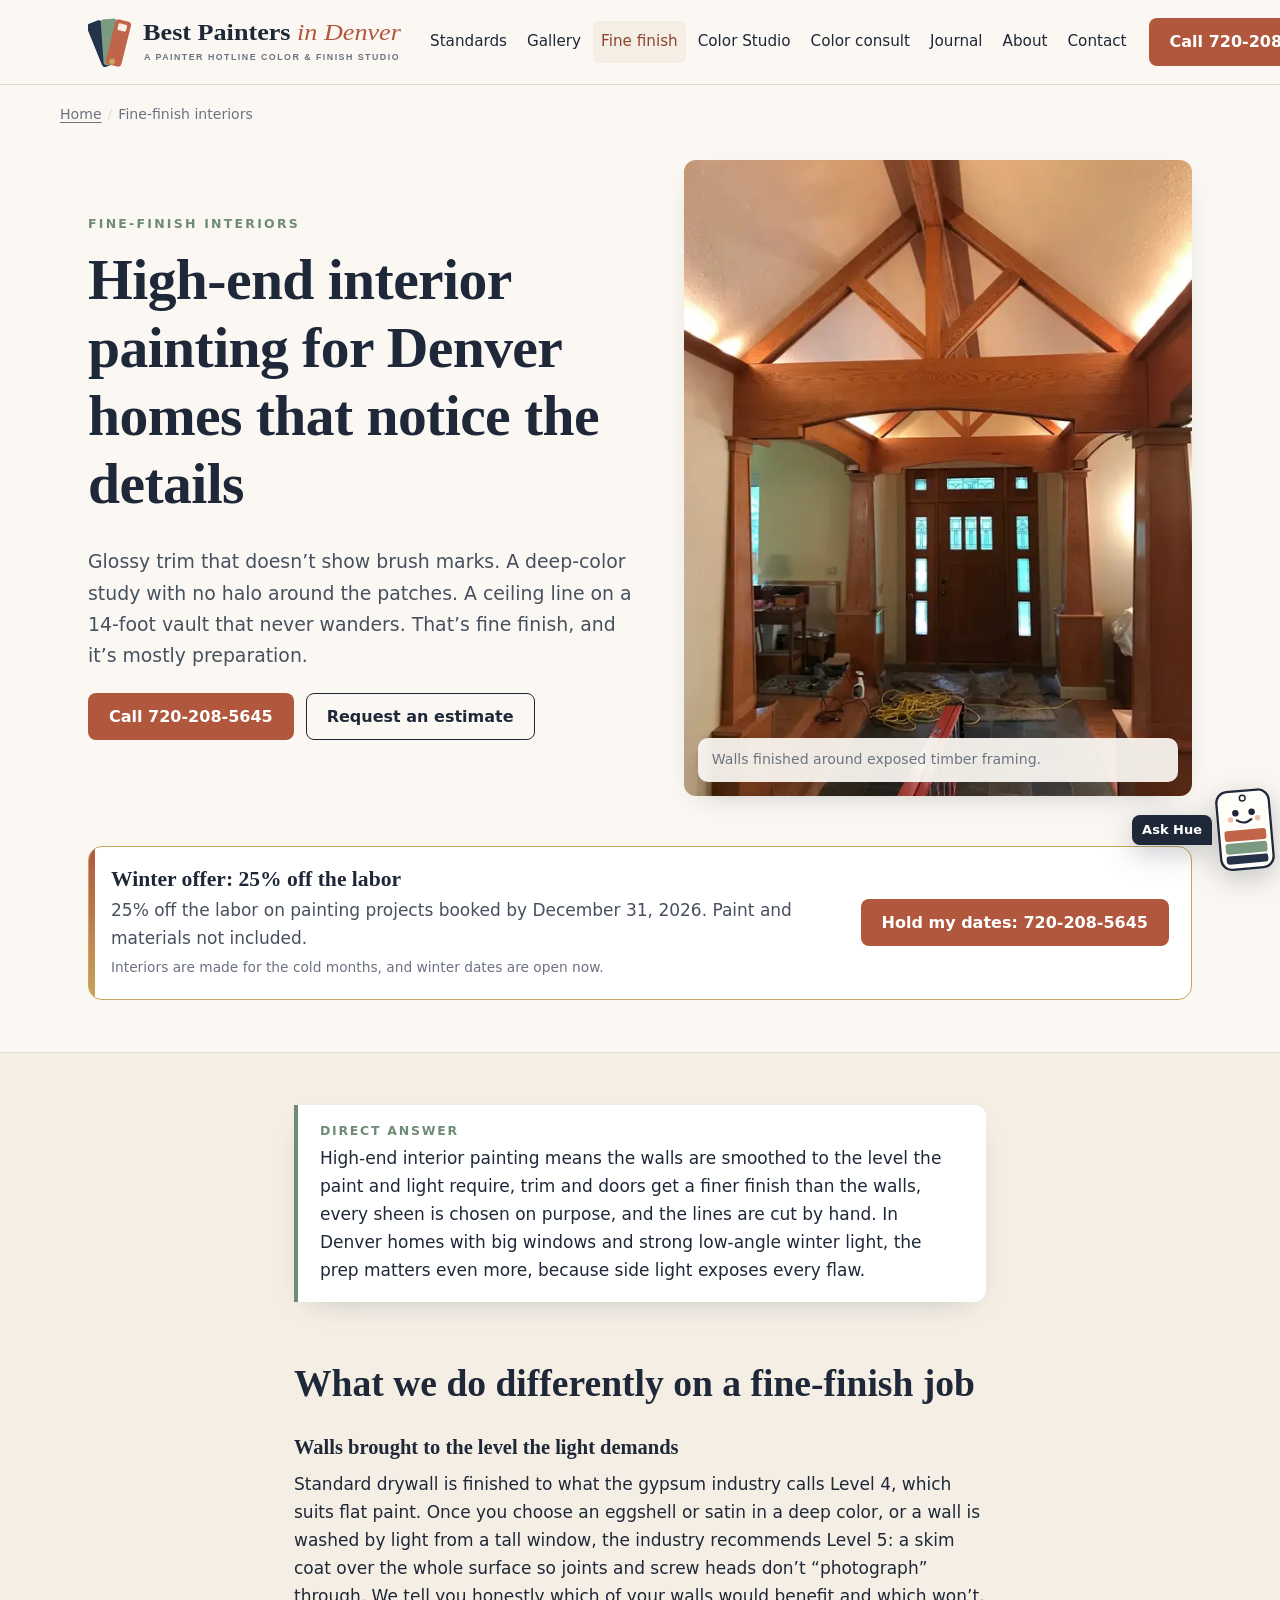
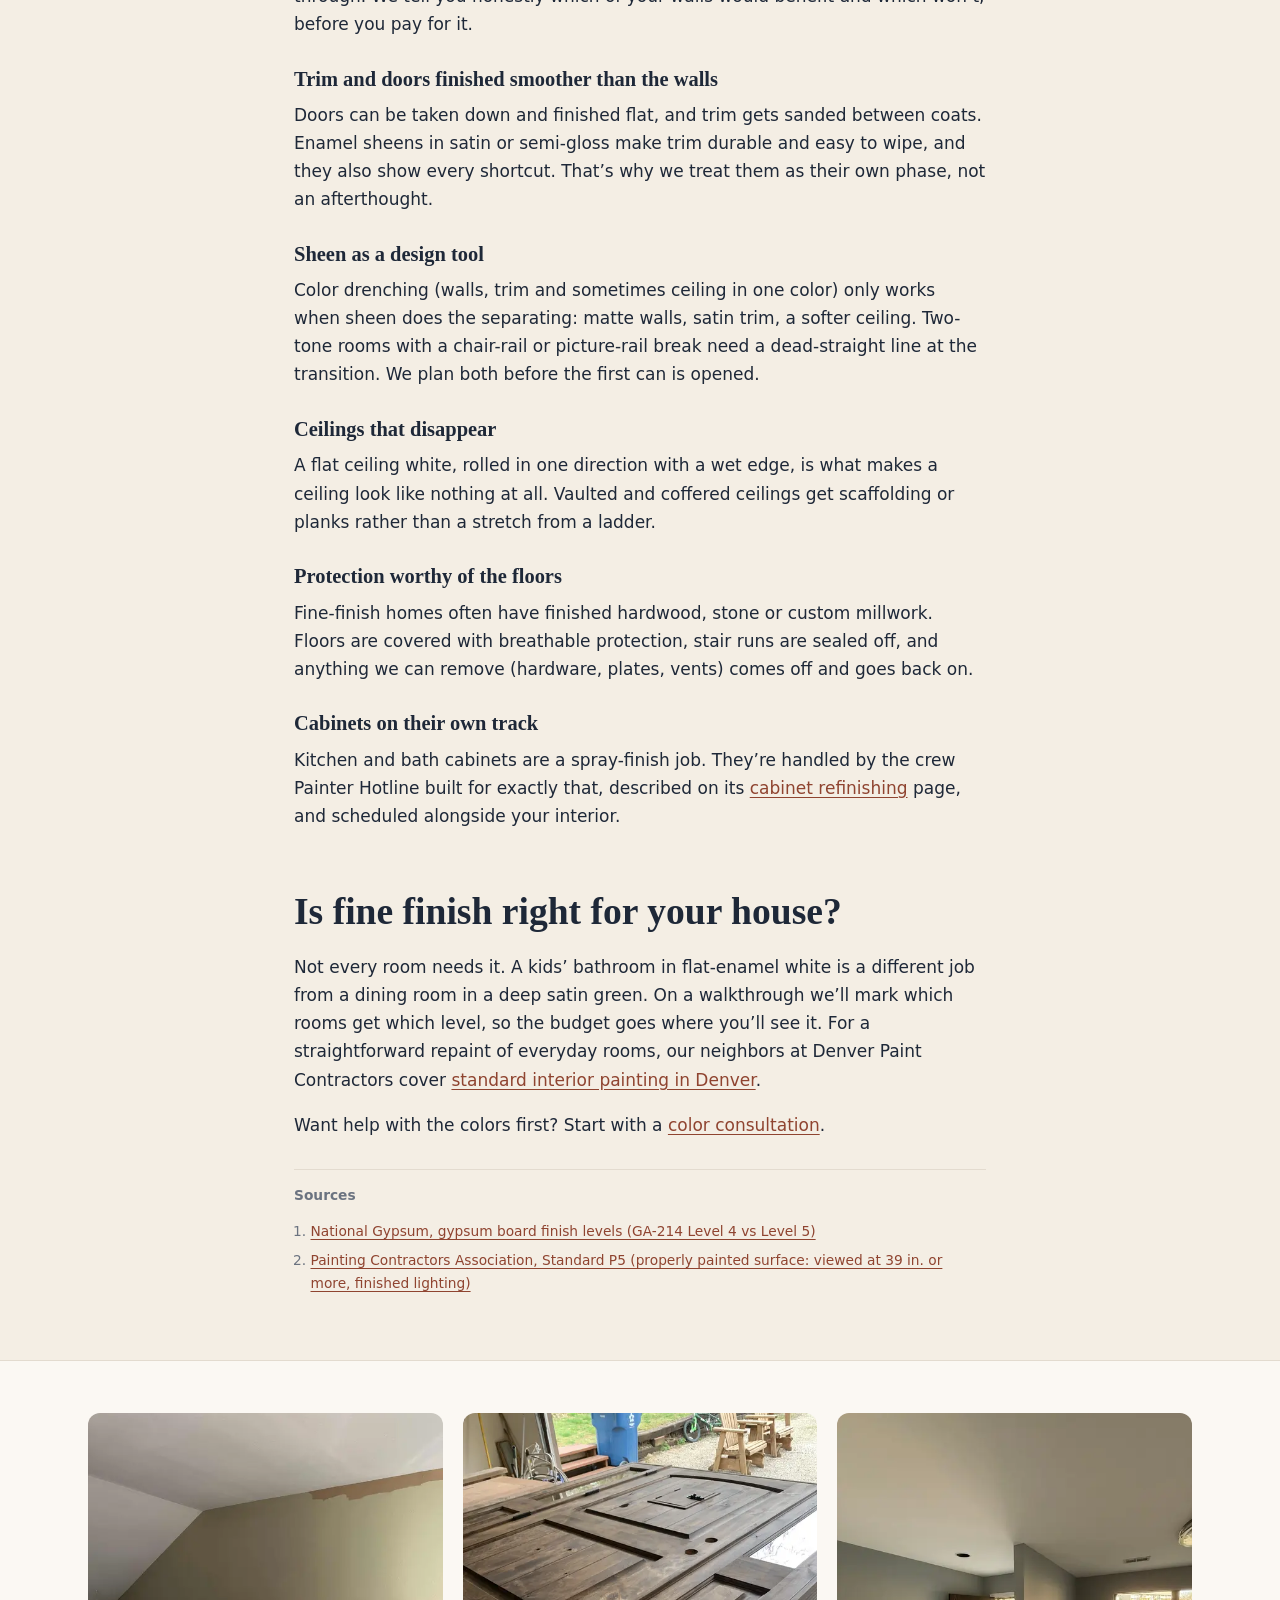
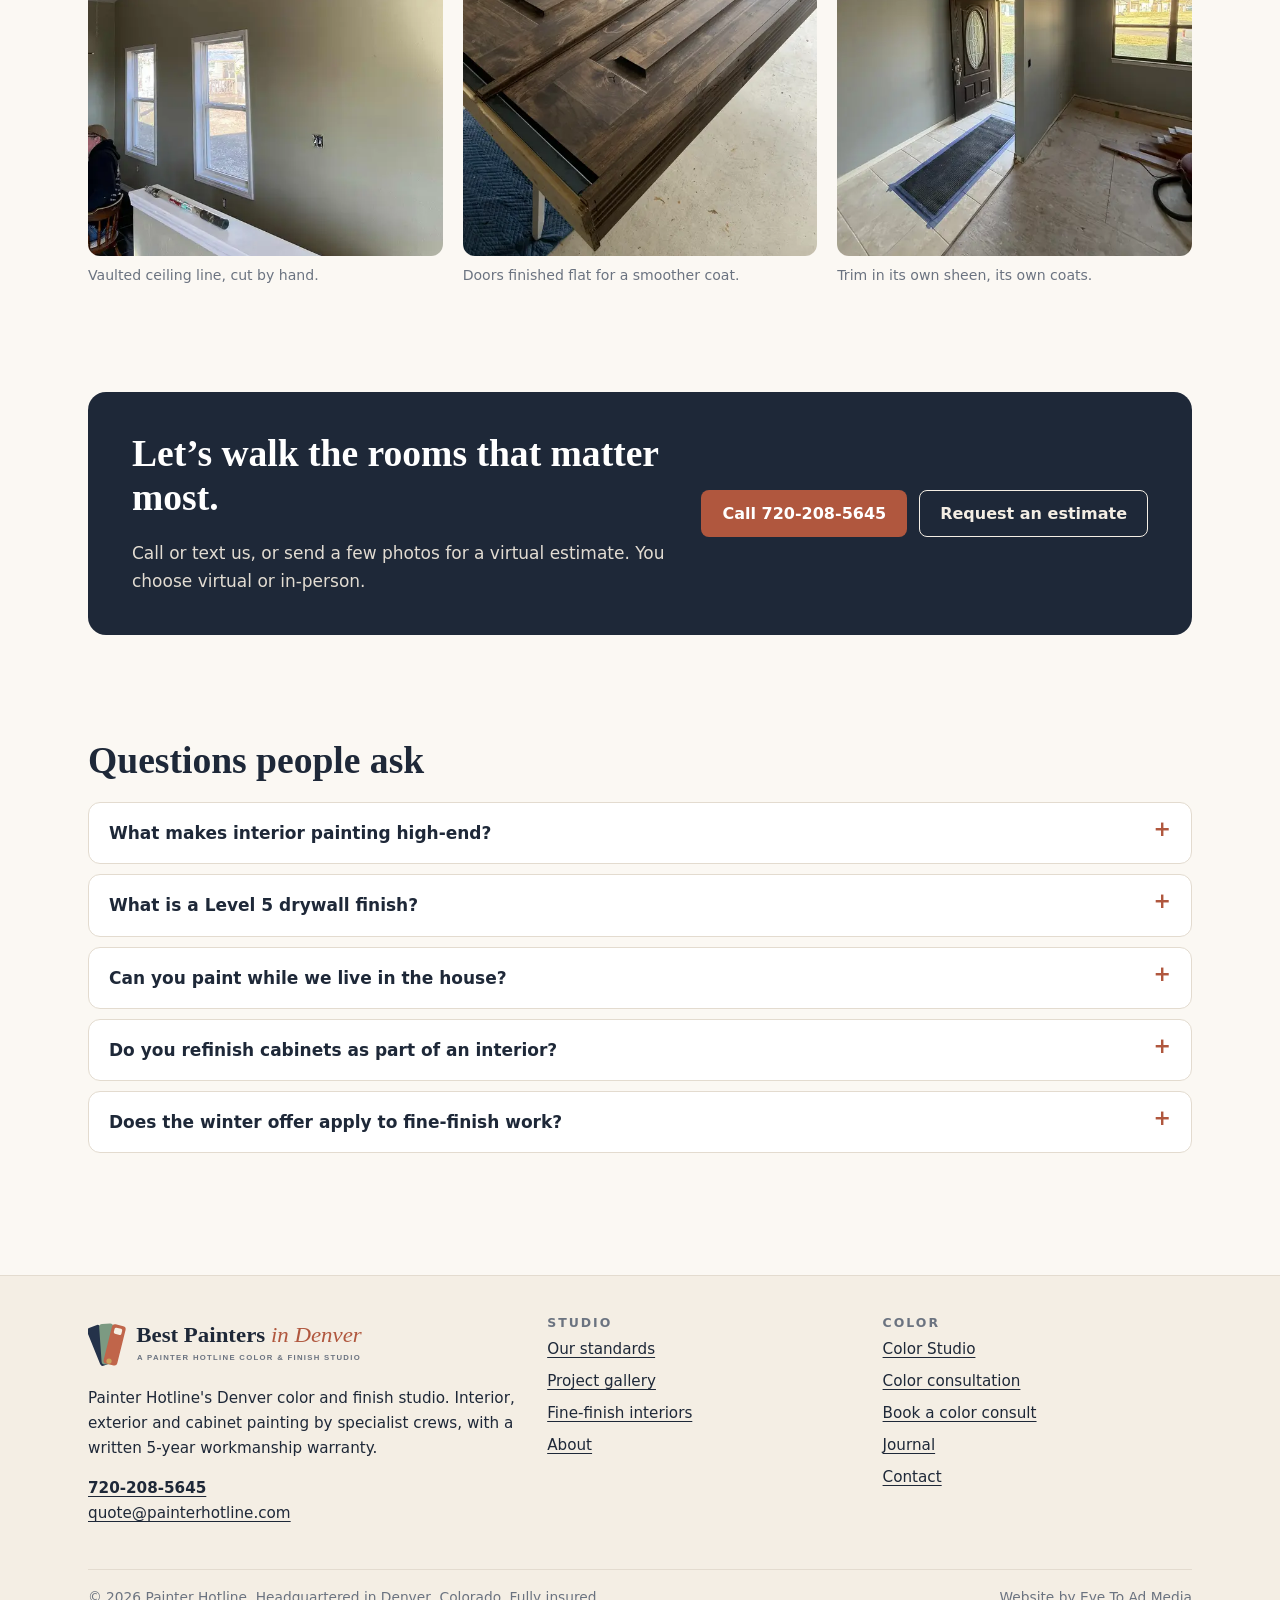
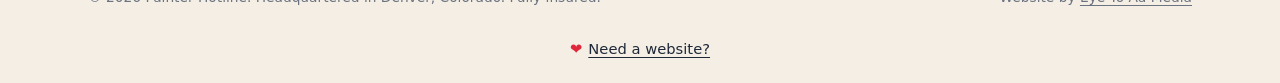
<file: fine-finish-interior-painting/index.html>
<!doctype html>
<html lang="en">
<head>
<meta charset="utf-8">
<meta name="viewport" content="width=device-width,initial-scale=1">
<title>High-End Interior Painting in Denver | Fine-Finish Interiors</title>
<meta name="description" content="High-end interior painting for Denver homes: Level 5-ready walls, sprayed doors and trim, deliberate sheens, color drenching and hand-cut lines. Written 5-year warranty.">
<meta name="robots" content="index,follow">
<link rel="canonical" href="https://www.bestpaintersindenver.com/fine-finish-interior-painting/">
<link rel="icon" href="/favicon.svg?v=3" type="image/svg+xml">
<link rel="icon" href="/favicon.ico?v=3" sizes="any">
<link rel="icon" href="/favicon-48.png?v=3" type="image/png" sizes="48x48">
<link rel="icon" href="/favicon-96.png?v=3" type="image/png" sizes="96x96">
<link rel="apple-touch-icon" href="/apple-touch-icon.png?v=3" sizes="180x180">
<meta name="theme-color" content="#4FD8FF">
<meta property="og:type" content="website">
<meta property="og:site_name" content="Best Painters in Denver">
<meta property="og:title" content="High-End Interior Painting in Denver | Fine-Finish Interiors">
<meta property="og:description" content="High-end interior painting for Denver homes: Level 5-ready walls, sprayed doors and trim, deliberate sheens, color drenching and hand-cut lines. Written 5-year warranty.">
<meta property="og:url" content="https://www.bestpaintersindenver.com/fine-finish-interior-painting/">
<meta property="og:image" content="https://www.bestpaintersindenver.com/images/og-best-painters-denver.jpg">
<meta property="og:image:width" content="1200">
<meta property="og:image:height" content="630">
<meta name="twitter:card" content="summary_large_image">
<meta name="geo.region" content="US-CO">
<meta name="geo.placename" content="Denver">
<link rel="preload" as="image" href="/images/timber-entry-finished-walls-sm.webp" fetchpriority="high">
<link rel="stylesheet" href="/assets/site.css">

<script type="application/ld+json">{"@context":"https://schema.org","@graph":[{"@type":["HousePainter","LocalBusiness"],"@id":"https://www.bestpaintersindenver.com/#painterhotline","name":"Painter Hotline","alternateName":"Best Painters in Denver (Painter Hotline)","url":"https://www.bestpaintersindenver.com/","telephone":"+17202085645","email":"quote@painterhotline.com","logo":"https://www.bestpaintersindenver.com/images/brand/logo.png","image":"https://www.bestpaintersindenver.com/images/og-best-painters-denver.jpg","address":{"@type":"PostalAddress","addressLocality":"Denver","addressRegion":"CO","addressCountry":"US"},"areaServed":[{"@type":"City","name":"Denver"},{"@type":"AdministrativeArea","name":"Denver metro area, Colorado"}],"sameAs":["https://painterhotline.com/"],"knowsAbout":["interior painting","exterior painting","paint color consultation","surface preparation","primer selection","cabinet refinishing"],"slogan":"Best is a standard, not a badge.","hasOfferCatalog":{"@type":"OfferCatalog","name":"Painting and color services","itemListElement":[{"@type":"Offer","itemOffered":{"@type":"Service","name":"Paint color consultation","url":"https://www.bestpaintersindenver.com/color-consultation/"}},{"@type":"Offer","itemOffered":{"@type":"Service","name":"Fine-finish interior painting","url":"https://www.bestpaintersindenver.com/fine-finish-interior-painting/"}}]}},{"@type":"WebSite","@id":"https://www.bestpaintersindenver.com/#site","url":"https://www.bestpaintersindenver.com/","name":"Best Painters in Denver","publisher":{"@id":"https://www.bestpaintersindenver.com/#painterhotline"},"inLanguage":"en-US"},{"@type":"WebPage","@id":"https://www.bestpaintersindenver.com/fine-finish-interior-painting/#page","url":"https://www.bestpaintersindenver.com/fine-finish-interior-painting/","name":"High-End Interior Painting in Denver | Fine-Finish Interiors","description":"High-end interior painting for Denver homes: Level 5-ready walls, sprayed doors and trim, deliberate sheens, color drenching and hand-cut lines. Written 5-year warranty.","isPartOf":{"@id":"https://www.bestpaintersindenver.com/#site"},"about":{"@id":"https://www.bestpaintersindenver.com/#painterhotline"},"inLanguage":"en-US","dateModified":"2026-10-30","speakable":{"@type":"SpeakableSpecification","cssSelector":["h1",".lede",".answer"]},"breadcrumb":{"@id":"https://www.bestpaintersindenver.com/fine-finish-interior-painting/#crumbs"}},{"@type":"BreadcrumbList","@id":"https://www.bestpaintersindenver.com/fine-finish-interior-painting/#crumbs","itemListElement":[{"@type":"ListItem","position":1,"name":"Home","item":"https://www.bestpaintersindenver.com/"},{"@type":"ListItem","position":2,"name":"Fine-finish interiors","item":"https://www.bestpaintersindenver.com/fine-finish-interior-painting/"}]},{"@type":"FAQPage","@id":"https://www.bestpaintersindenver.com/fine-finish-interior-painting/#faq","mainEntity":[{"@type":"Question","name":"What makes interior painting high-end?","acceptedAnswer":{"@type":"Answer","text":"Preparation and detail. Walls brought to the smoothness the light and sheen demand, trim and doors finished to a smoother standard, deliberate sheen choices, and cut lines you can follow with your eye. The paint is only the last step."}},{"@type":"Question","name":"What is a Level 5 drywall finish?","acceptedAnswer":{"@type":"Answer","text":"It's the smoothest finish level in the gypsum industry's GA-214 scale: a skim coat over the entire surface on top of the standard taping and coats. It's recommended for glossy or decorative paints, dark colors, and walls hit by strong side light, where joints and fasteners would otherwise show."}},{"@type":"Question","name":"Can you paint while we live in the house?","acceptedAnswer":{"@type":"Answer","text":"Yes. We work room by room, put rooms back at the end of each day, and plan the order around bedrooms and the kitchen."}},{"@type":"Question","name":"Do you refinish cabinets as part of an interior?","acceptedAnswer":{"@type":"Answer","text":"Cabinets are handled by Painter Hotline's cabinet crew with a sprayed finish. We can schedule them alongside an interior project."}},{"@type":"Question","name":"Does the winter offer apply to fine-finish work?","acceptedAnswer":{"@type":"Answer","text":"Yes: 25% off the labor on painting projects booked by December 31, 2026. Paint and materials not included."}}]},{"@type":"Service","@id":"https://www.bestpaintersindenver.com/fine-finish-interior-painting/#service","name":"Fine-finish interior painting","serviceType":"High-end interior painting","provider":{"@id":"https://www.bestpaintersindenver.com/#painterhotline"},"areaServed":{"@type":"City","name":"Denver"},"url":"https://www.bestpaintersindenver.com/fine-finish-interior-painting/"}]}</script>
</head>
<body>
<a class="skip" href="#main">Skip to content</a>
<header class="top">
<div class="wrap">
<a class="brand" href="/" aria-label="Best Painters in Denver home"><img src="/images/brand/logo.svg" width="320" height="64" alt="Best Painters in Denver, a Painter Hotline color and finish studio"></a>
<nav class="nav" aria-label="Main"><ul><li><a href="/our-standards/">Standards</a></li><li><a href="/project-gallery/">Gallery</a></li><li><a href="/fine-finish-interior-painting/" aria-current="page">Fine finish</a></li><li><a href="/color-studio/">Color Studio</a></li><li><a href="/color-consultation/">Color consult</a></li><li><a href="/journal/">Journal</a></li><li><a href="/about/">About</a></li><li><a href="/contact/">Contact</a></li></ul></nav>
<a class="btn btn-clay callbtn" href="tel:+17202085645">Call 720-208-5645</a>
<button class="ham" type="button" aria-label="Open menu" aria-expanded="false" aria-controls="tray"><span></span></button>
</div>
<nav class="tray" id="tray" aria-label="Mobile"><ul><li><a href="/our-standards/">Standards</a></li><li><a href="/project-gallery/">Gallery</a></li><li><a href="/fine-finish-interior-painting/">Fine finish</a></li><li><a href="/color-studio/">Color Studio</a></li><li><a href="/color-consultation/">Color consult</a></li><li><a href="/journal/">Journal</a></li><li><a href="/about/">About</a></li><li><a href="/contact/">Contact</a></li><li><a class="btn btn-clay" href="tel:+17202085645">Call or text 720-208-5645</a></li></ul></nav>
</header>
<nav class="crumbs wrap" aria-label="Breadcrumb"><ol><li><a href="/">Home</a></li><li aria-current="page">Fine-finish interiors</li></ol></nav>
<main id="main">

<section class="hero"><div class="wrap">
<div>
<p class="eyebrow">Fine-finish interiors</p>
<h1>High-end interior painting for Denver homes that notice the details</h1>
<p class="lede">Glossy trim that doesn&rsquo;t show brush marks. A deep-color study with no halo around the patches. A ceiling line on a 14-foot vault that never wanders. That&rsquo;s fine finish, and it&rsquo;s mostly preparation.</p>
<div class="btns"><a class="btn btn-clay" href="tel:+17202085645">Call 720-208-5645</a><a class="btn btn-line" href="/contact/">Request an estimate</a></div>
</div>
<figure class="ph hero-fig"><img src="/images/timber-entry-finished-walls-sm.webp" srcset="/images/timber-entry-finished-walls-sm.webp 760w, /images/timber-entry-finished-walls.webp 1200w" sizes="(min-width:900px) 40vw, 100vw" width="1200" height="1600" alt="Elegant timber-framed entry with freshly painted walls and a carved wood door" fetchpriority="high"><figcaption>Walls finished around exposed timber framing.</figcaption></figure>
</div></section>
<section style="padding-top:0"><div class="wrap"><aside class="offer" id="winter-offer" aria-label="Winter booking offer"><div><h2 class="h3">Winter offer: 25% off the labor</h2><p>25% off the labor on painting projects booked by December 31, 2026. Paint and materials not included.</p><p class="fine">Interiors are made for the cold months, and winter dates are open now.</p></div><a class="btn btn-clay" href="tel:+17202085645">Hold my dates: 720-208-5645</a></aside></div></section>
<section class="band"><div class="wrap prose">
<div class="answer"><strong>Direct answer</strong>High-end interior painting means the walls are smoothed to the level the paint and light require, trim and doors get a finer finish than the walls, every sheen is chosen on purpose, and the lines are cut by hand. In Denver homes with big windows and strong low-angle winter light, the prep matters even more, because side light exposes every flaw.</div>
<h2>What we do differently on a fine-finish job</h2>
<h3>Walls brought to the level the light demands</h3>
<p>Standard drywall is finished to what the gypsum industry calls Level 4, which suits flat paint. Once you choose an eggshell or satin in a deep color, or a wall is washed by light from a tall window, the industry recommends Level 5: a skim coat over the whole surface so joints and screw heads don&rsquo;t &ldquo;photograph&rdquo; through. We tell you honestly which of your walls would benefit and which won&rsquo;t, before you pay for it.</p>
<h3>Trim and doors finished smoother than the walls</h3>
<p>Doors can be taken down and finished flat, and trim gets sanded between coats. Enamel sheens in satin or semi-gloss make trim durable and easy to wipe, and they also show every shortcut. That&rsquo;s why we treat them as their own phase, not an afterthought.</p>
<h3>Sheen as a design tool</h3>
<p>Color drenching (walls, trim and sometimes ceiling in one color) only works when sheen does the separating: matte walls, satin trim, a softer ceiling. Two-tone rooms with a chair-rail or picture-rail break need a dead-straight line at the transition. We plan both before the first can is opened.</p>
<h3>Ceilings that disappear</h3>
<p>A flat ceiling white, rolled in one direction with a wet edge, is what makes a ceiling look like nothing at all. Vaulted and coffered ceilings get scaffolding or planks rather than a stretch from a ladder.</p>
<h3>Protection worthy of the floors</h3>
<p>Fine-finish homes often have finished hardwood, stone or custom millwork. Floors are covered with breathable protection, stair runs are sealed off, and anything we can remove (hardware, plates, vents) comes off and goes back on.</p>
<h3>Cabinets on their own track</h3>
<p>Kitchen and bath cabinets are a spray-finish job. They&rsquo;re handled by the crew Painter Hotline built for exactly that, described on its <a href="https://painterhotline.com/cabinet-refinishing/">cabinet refinishing</a> page, and scheduled alongside your interior.</p>
<h2>Is fine finish right for your house?</h2>
<p>Not every room needs it. A kids&rsquo; bathroom in flat-enamel white is a different job from a dining room in a deep satin green. On a walkthrough we&rsquo;ll mark which rooms get which level, so the budget goes where you&rsquo;ll see it. For a straightforward repaint of everyday rooms, our neighbors at Denver Paint Contractors cover <a href="https://denverpaintcontractors.com/interior-painting/">standard interior painting in Denver</a>.</p>
<p>Want help with the colors first? Start with a <a href="/color-consultation/">color consultation</a>.</p>
<div class="src"><b>Sources</b><ol><li><a href="https://www.nationalgypsum.com/ngconnects/blog/building-knowledge/gypsum-board-finish-levels" rel="noopener">National Gypsum, gypsum board finish levels (GA-214 Level 4 vs Level 5)</a></li><li><a href="https://www.pcapainted.org/wp-content/uploads/2022/01/PCA-P5.pdf" rel="noopener">Painting Contractors Association, Standard P5 (properly painted surface: viewed at 39 in. or more, finished lighting)</a></li></ol></div>
</div></section>
<section><div class="wrap grid g3">
<figure class="ph"><img src="/images/sage-walls-clean-ceiling-line-sm.webp" srcset="/images/sage-walls-clean-ceiling-line-sm.webp 760w, /images/sage-walls-clean-ceiling-line.webp 1200w" sizes="(min-width:900px) 40vw, 100vw" width="1200" height="1600" alt="Sage walls with a sharp transition to a white vaulted ceiling" loading="lazy" decoding="async"><figcaption>Vaulted ceiling line, cut by hand.</figcaption></figure>
<figure class="ph"><img src="/images/hand-stained-wood-door-sm.webp" srcset="/images/hand-stained-wood-door-sm.webp 760w, /images/hand-stained-wood-door.webp 1200w" sizes="(min-width:900px) 40vw, 100vw" width="1200" height="1600" alt="Wood door finished flat on supports" loading="lazy" decoding="async"><figcaption>Doors finished flat for a smoother coat.</figcaption></figure>
<figure class="ph"><img src="/images/entry-hall-finished-trim-sm.webp" srcset="/images/entry-hall-finished-trim-sm.webp 760w, /images/entry-hall-finished-trim.webp 1200w" sizes="(min-width:900px) 40vw, 100vw" width="1200" height="1600" alt="Entry hall with crisp white trim against gray walls" loading="lazy" decoding="async"><figcaption>Trim in its own sheen, its own coats.</figcaption></figure>
</div></section>
<section><div class="wrap"><div class="cta"><div><h2>Let&rsquo;s walk the rooms that matter most.</h2><p>Call or text us, or send a few photos for a virtual estimate. You choose virtual or in-person.</p></div><div class="btns" style="margin:0"><a class="btn btn-clay" href="tel:+17202085645">Call 720-208-5645</a><a class="btn btn-line" href="/contact/">Request an estimate</a></div></div></div></section>

<section class="faq-sec"><div class="wrap"><h2 id="questions">Questions people ask</h2><div class="faq"><details><summary>What makes interior painting high-end?</summary><div class="a"><p>Preparation and detail. Walls brought to the smoothness the light and sheen demand, trim and doors finished to a smoother standard, deliberate sheen choices, and cut lines you can follow with your eye. The paint is only the last step.</p></div></details><details><summary>What is a Level 5 drywall finish?</summary><div class="a"><p>It's the smoothest finish level in the gypsum industry's GA-214 scale: a skim coat over the entire surface on top of the standard taping and coats. It's recommended for glossy or decorative paints, dark colors, and walls hit by strong side light, where joints and fasteners would otherwise show.</p></div></details><details><summary>Can you paint while we live in the house?</summary><div class="a"><p>Yes. We work room by room, put rooms back at the end of each day, and plan the order around bedrooms and the kitchen.</p></div></details><details><summary>Do you refinish cabinets as part of an interior?</summary><div class="a"><p>Cabinets are handled by Painter Hotline's cabinet crew with a sprayed finish. We can schedule them alongside an interior project.</p></div></details><details><summary>Does the winter offer apply to fine-finish work?</summary><div class="a"><p>Yes: 25% off the labor on painting projects booked by December 31, 2026. Paint and materials not included.</p></div></details></div></div></section>
</main>
<footer class="foot">
<div class="wrap">
<div class="cols">
<div><img class="flogo" src="/images/brand/logo.svg" width="280" height="56" alt="Best Painters in Denver logo" loading="lazy">
<p style="margin-top:14px">Painter Hotline's Denver color and finish studio. Interior, exterior and cabinet painting by specialist crews, with a written 5-year workmanship warranty.</p>
<p><a href="tel:+17202085645"><b>720-208-5645</b></a><br><span data-mu="cXVvdGU=" data-md="cGFpbnRlcmhvdGxpbmUuY29t">quote [at] painterhotline [dot] com</span></p></div>
<div><h4>Studio</h4><ul><li><a href="/our-standards/">Our standards</a></li><li><a href="/project-gallery/">Project gallery</a></li><li><a href="/fine-finish-interior-painting/">Fine-finish interiors</a></li><li><a href="/about/">About</a></li></ul></div>
<div><h4>Color</h4><ul><li><a href="/color-studio/">Color Studio</a></li><li><a href="/color-consultation/">Color consultation</a></li><li><a href="/book-a-color-consult/">Book a color consult</a></li><li><a href="/journal/">Journal</a></li><li><a href="/contact/">Contact</a></li></ul></div>
</div>
<div class="foot-end"><span>&copy; 2026 Painter Hotline. Headquartered in Denver, Colorado. Fully insured.</span><span>Website by <a href="https://eyetoad.com/" rel="noopener">Eye To Ad Media</a></span></div>
</div>
<div class="heartline"><span class="hb" aria-hidden="true">&#10084;</span><a href="https://eyetoad.com/" rel="noopener">Need a website?</a></div>
</footer>
<div class="mbar"><a class="btn btn-clay" href="tel:+17202085645">Call 720-208-5645</a><a class="btn btn-line" href="/contact/">Get an estimate</a></div>
<script src="/assets/site.js" defer></script>
<script src="/assets/hue.js" defer></script>

</body>
</html>
</file>
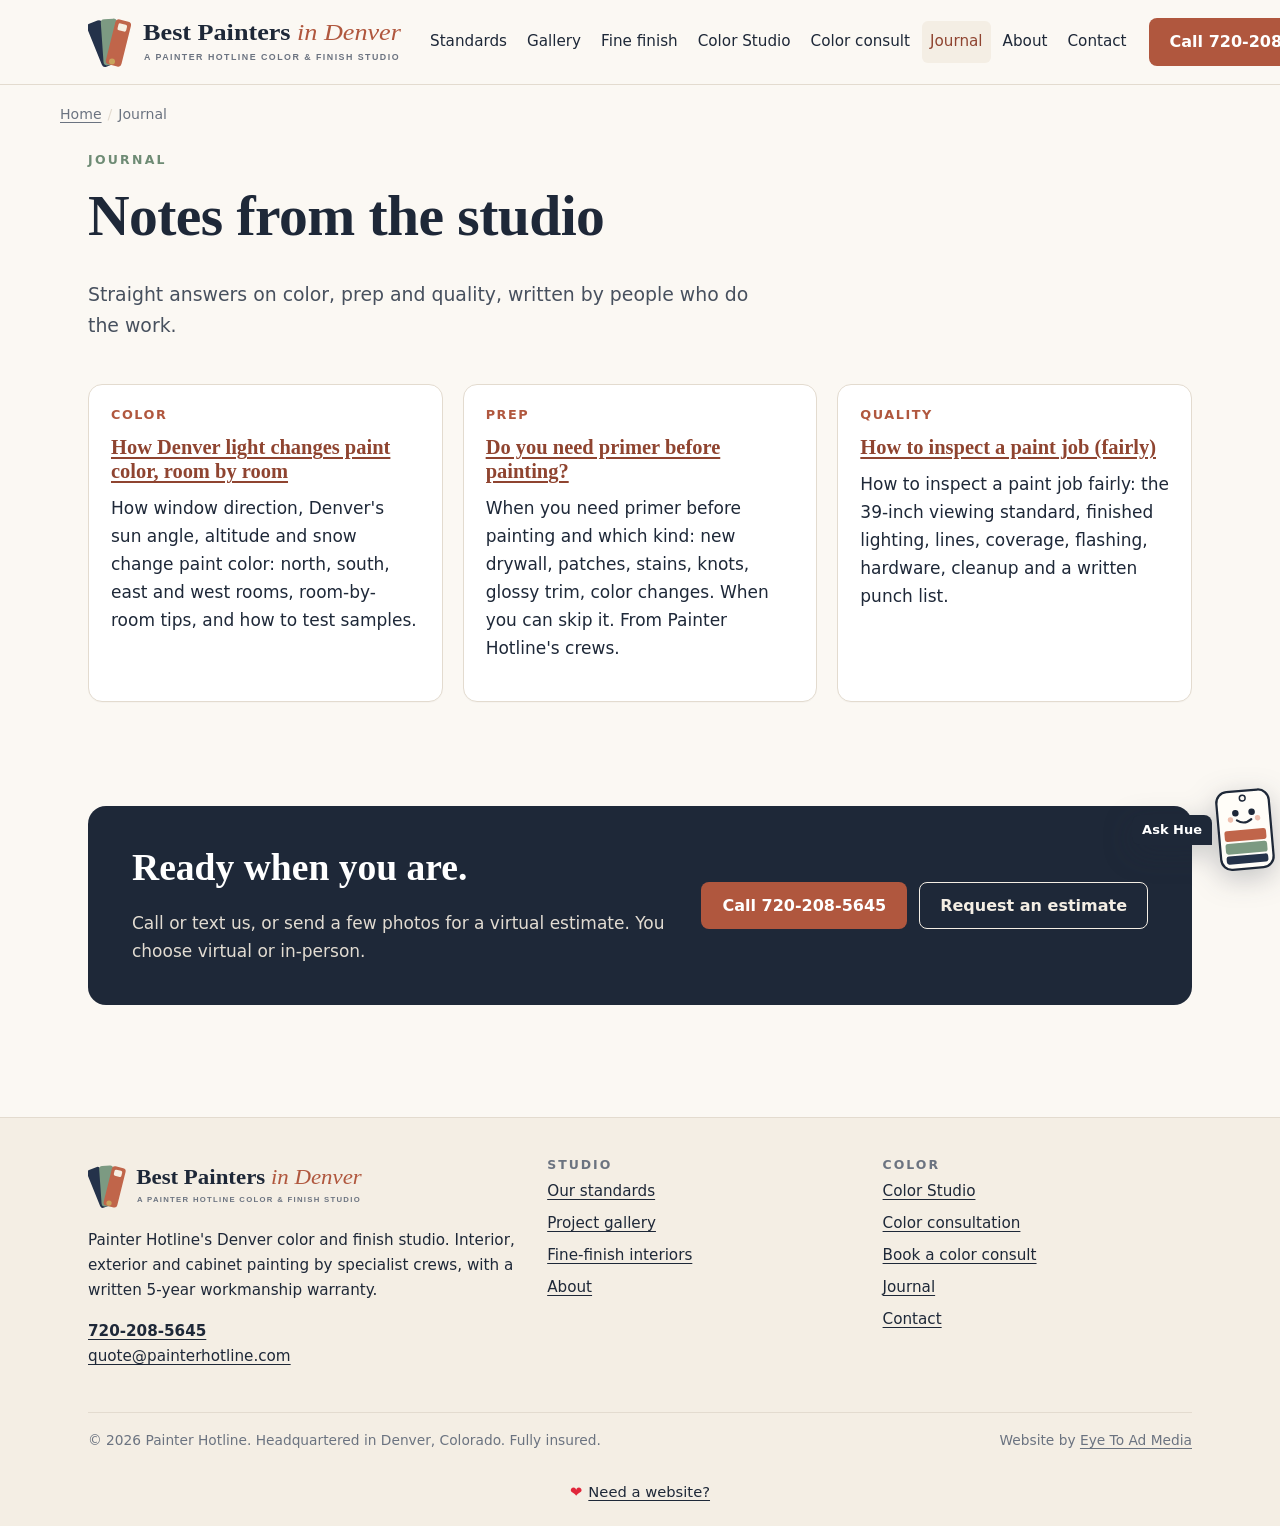
<file: journal/index.html>
<!doctype html>
<html lang="en">
<head>
<meta charset="utf-8">
<meta name="viewport" content="width=device-width,initial-scale=1">
<title>Painting Journal: Color, Prep &amp; Quality | Best Painters in Denver</title>
<meta name="description" content="Straight answers from Painter Hotline&#x27;s Denver crews on paint color and light, primer, and how to inspect a paint job.">
<meta name="robots" content="index,follow">
<link rel="canonical" href="https://www.bestpaintersindenver.com/journal/">
<link rel="icon" href="/favicon.svg?v=3" type="image/svg+xml">
<link rel="icon" href="/favicon.ico?v=3" sizes="any">
<link rel="icon" href="/favicon-48.png?v=3" type="image/png" sizes="48x48">
<link rel="icon" href="/favicon-96.png?v=3" type="image/png" sizes="96x96">
<link rel="apple-touch-icon" href="/apple-touch-icon.png?v=3" sizes="180x180">
<meta name="theme-color" content="#4FD8FF">
<meta property="og:type" content="website">
<meta property="og:site_name" content="Best Painters in Denver">
<meta property="og:title" content="Painting Journal: Color, Prep &amp; Quality | Best Painters in Denver">
<meta property="og:description" content="Straight answers from Painter Hotline&#x27;s Denver crews on paint color and light, primer, and how to inspect a paint job.">
<meta property="og:url" content="https://www.bestpaintersindenver.com/journal/">
<meta property="og:image" content="https://www.bestpaintersindenver.com/images/og-best-painters-denver.jpg">
<meta property="og:image:width" content="1200">
<meta property="og:image:height" content="630">
<meta name="twitter:card" content="summary_large_image">
<meta name="geo.region" content="US-CO">
<meta name="geo.placename" content="Denver">

<link rel="stylesheet" href="/assets/site.css">

<script type="application/ld+json">{"@context":"https://schema.org","@graph":[{"@type":["HousePainter","LocalBusiness"],"@id":"https://www.bestpaintersindenver.com/#painterhotline","name":"Painter Hotline","alternateName":"Best Painters in Denver (Painter Hotline)","url":"https://www.bestpaintersindenver.com/","telephone":"+17202085645","email":"quote@painterhotline.com","logo":"https://www.bestpaintersindenver.com/images/brand/logo.png","image":"https://www.bestpaintersindenver.com/images/og-best-painters-denver.jpg","address":{"@type":"PostalAddress","addressLocality":"Denver","addressRegion":"CO","addressCountry":"US"},"areaServed":[{"@type":"City","name":"Denver"},{"@type":"AdministrativeArea","name":"Denver metro area, Colorado"}],"sameAs":["https://painterhotline.com/"],"knowsAbout":["interior painting","exterior painting","paint color consultation","surface preparation","primer selection","cabinet refinishing"],"slogan":"Best is a standard, not a badge.","hasOfferCatalog":{"@type":"OfferCatalog","name":"Painting and color services","itemListElement":[{"@type":"Offer","itemOffered":{"@type":"Service","name":"Paint color consultation","url":"https://www.bestpaintersindenver.com/color-consultation/"}},{"@type":"Offer","itemOffered":{"@type":"Service","name":"Fine-finish interior painting","url":"https://www.bestpaintersindenver.com/fine-finish-interior-painting/"}}]}},{"@type":"WebSite","@id":"https://www.bestpaintersindenver.com/#site","url":"https://www.bestpaintersindenver.com/","name":"Best Painters in Denver","publisher":{"@id":"https://www.bestpaintersindenver.com/#painterhotline"},"inLanguage":"en-US"},{"@type":"CollectionPage","@id":"https://www.bestpaintersindenver.com/journal/#page","url":"https://www.bestpaintersindenver.com/journal/","name":"Painting Journal: Color, Prep & Quality | Best Painters in Denver","description":"Straight answers from Painter Hotline's Denver crews on paint color and light, primer, and how to inspect a paint job.","isPartOf":{"@id":"https://www.bestpaintersindenver.com/#site"},"about":{"@id":"https://www.bestpaintersindenver.com/#painterhotline"},"inLanguage":"en-US","dateModified":"2026-10-30","speakable":{"@type":"SpeakableSpecification","cssSelector":["h1",".lede",".answer"]},"breadcrumb":{"@id":"https://www.bestpaintersindenver.com/journal/#crumbs"}},{"@type":"BreadcrumbList","@id":"https://www.bestpaintersindenver.com/journal/#crumbs","itemListElement":[{"@type":"ListItem","position":1,"name":"Home","item":"https://www.bestpaintersindenver.com/"},{"@type":"ListItem","position":2,"name":"Journal","item":"https://www.bestpaintersindenver.com/journal/"}]}]}</script>
</head>
<body>
<a class="skip" href="#main">Skip to content</a>
<header class="top">
<div class="wrap">
<a class="brand" href="/" aria-label="Best Painters in Denver home"><img src="/images/brand/logo.svg" width="320" height="64" alt="Best Painters in Denver, a Painter Hotline color and finish studio"></a>
<nav class="nav" aria-label="Main"><ul><li><a href="/our-standards/">Standards</a></li><li><a href="/project-gallery/">Gallery</a></li><li><a href="/fine-finish-interior-painting/">Fine finish</a></li><li><a href="/color-studio/">Color Studio</a></li><li><a href="/color-consultation/">Color consult</a></li><li><a href="/journal/" aria-current="page">Journal</a></li><li><a href="/about/">About</a></li><li><a href="/contact/">Contact</a></li></ul></nav>
<a class="btn btn-clay callbtn" href="tel:+17202085645">Call 720-208-5645</a>
<button class="ham" type="button" aria-label="Open menu" aria-expanded="false" aria-controls="tray"><span></span></button>
</div>
<nav class="tray" id="tray" aria-label="Mobile"><ul><li><a href="/our-standards/">Standards</a></li><li><a href="/project-gallery/">Gallery</a></li><li><a href="/fine-finish-interior-painting/">Fine finish</a></li><li><a href="/color-studio/">Color Studio</a></li><li><a href="/color-consultation/">Color consult</a></li><li><a href="/journal/">Journal</a></li><li><a href="/about/">About</a></li><li><a href="/contact/">Contact</a></li><li><a class="btn btn-clay" href="tel:+17202085645">Call or text 720-208-5645</a></li></ul></nav>
</header>
<nav class="crumbs wrap" aria-label="Breadcrumb"><ol><li><a href="/">Home</a></li><li aria-current="page">Journal</li></ol></nav>
<main id="main">

<section class="pagehead"><div class="wrap">
<p class="eyebrow">Journal</p>
<h1>Notes from the studio</h1>
<p class="lede">Straight answers on color, prep and quality, written by people who do the work.</p>
</div></section>
<section style="padding-top:6px"><div class="wrap grid g3"><div class="card"><p class="num">COLOR</p><h3><a href="/journal/denver-light-room-color-guide/">How Denver light changes paint color, room by room</a></h3><p>How window direction, Denver's sun angle, altitude and snow change paint color: north, south, east and west rooms, room-by-room tips, and how to test samples.</p></div><div class="card"><p class="num">PREP</p><h3><a href="/journal/do-you-need-primer-before-painting/">Do you need primer before painting?</a></h3><p>When you need primer before painting and which kind: new drywall, patches, stains, knots, glossy trim, color changes. When you can skip it. From Painter Hotline's crews.</p></div><div class="card"><p class="num">QUALITY</p><h3><a href="/journal/how-to-inspect-a-paint-job/">How to inspect a paint job (fairly)</a></h3><p>How to inspect a paint job fairly: the 39-inch viewing standard, finished lighting, lines, coverage, flashing, hardware, cleanup and a written punch list.</p></div></div></section>
<section><div class="wrap"><div class="cta"><div><h2>Ready when you are.</h2><p>Call or text us, or send a few photos for a virtual estimate. You choose virtual or in-person.</p></div><div class="btns" style="margin:0"><a class="btn btn-clay" href="tel:+17202085645">Call 720-208-5645</a><a class="btn btn-line" href="/contact/">Request an estimate</a></div></div></div></section>


</main>
<footer class="foot">
<div class="wrap">
<div class="cols">
<div><img class="flogo" src="/images/brand/logo.svg" width="280" height="56" alt="Best Painters in Denver logo" loading="lazy">
<p style="margin-top:14px">Painter Hotline's Denver color and finish studio. Interior, exterior and cabinet painting by specialist crews, with a written 5-year workmanship warranty.</p>
<p><a href="tel:+17202085645"><b>720-208-5645</b></a><br><span data-mu="cXVvdGU=" data-md="cGFpbnRlcmhvdGxpbmUuY29t">quote [at] painterhotline [dot] com</span></p></div>
<div><h4>Studio</h4><ul><li><a href="/our-standards/">Our standards</a></li><li><a href="/project-gallery/">Project gallery</a></li><li><a href="/fine-finish-interior-painting/">Fine-finish interiors</a></li><li><a href="/about/">About</a></li></ul></div>
<div><h4>Color</h4><ul><li><a href="/color-studio/">Color Studio</a></li><li><a href="/color-consultation/">Color consultation</a></li><li><a href="/book-a-color-consult/">Book a color consult</a></li><li><a href="/journal/">Journal</a></li><li><a href="/contact/">Contact</a></li></ul></div>
</div>
<div class="foot-end"><span>&copy; 2026 Painter Hotline. Headquartered in Denver, Colorado. Fully insured.</span><span>Website by <a href="https://eyetoad.com/" rel="noopener">Eye To Ad Media</a></span></div>
</div>
<div class="heartline"><span class="hb" aria-hidden="true">&#10084;</span><a href="https://eyetoad.com/" rel="noopener">Need a website?</a></div>
</footer>
<div class="mbar"><a class="btn btn-clay" href="tel:+17202085645">Call 720-208-5645</a><a class="btn btn-line" href="/contact/">Get an estimate</a></div>
<script src="/assets/site.js" defer></script>
<script src="/assets/hue.js" defer></script>

</body>
</html>
</file>
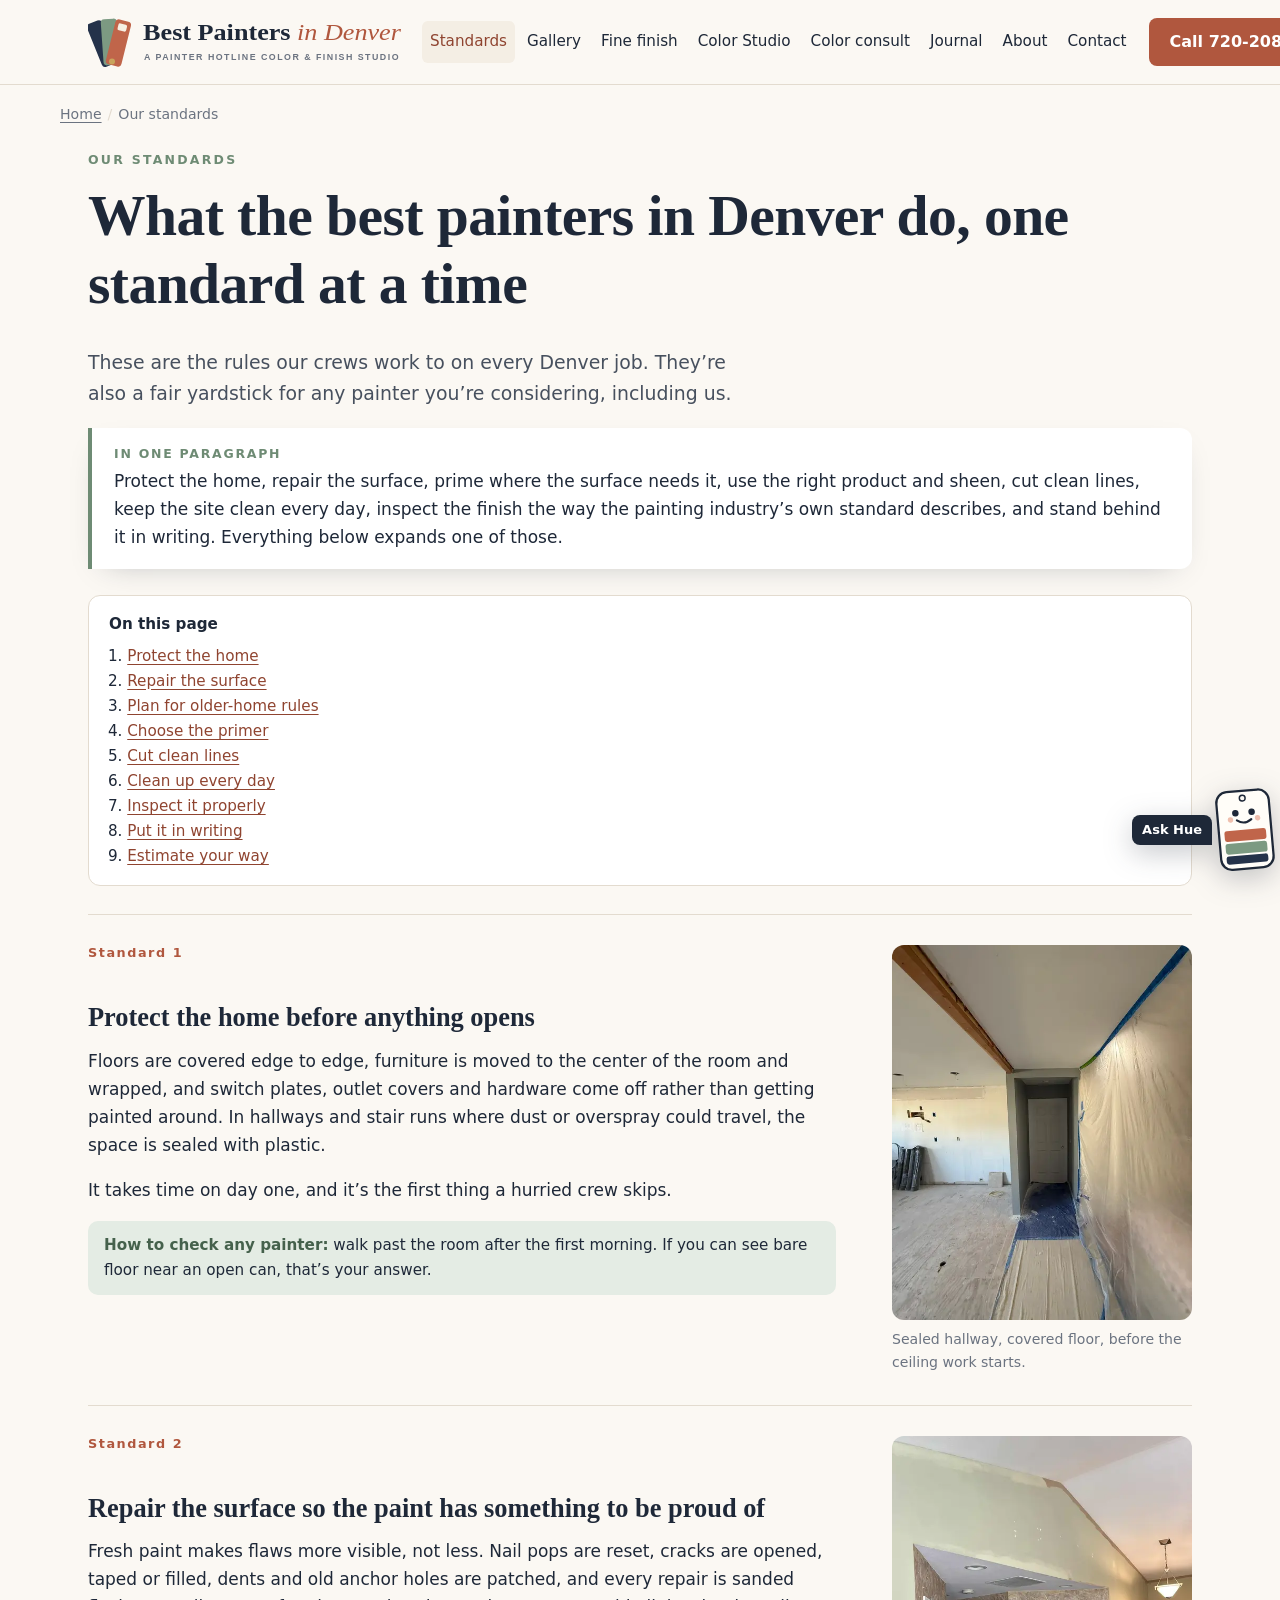
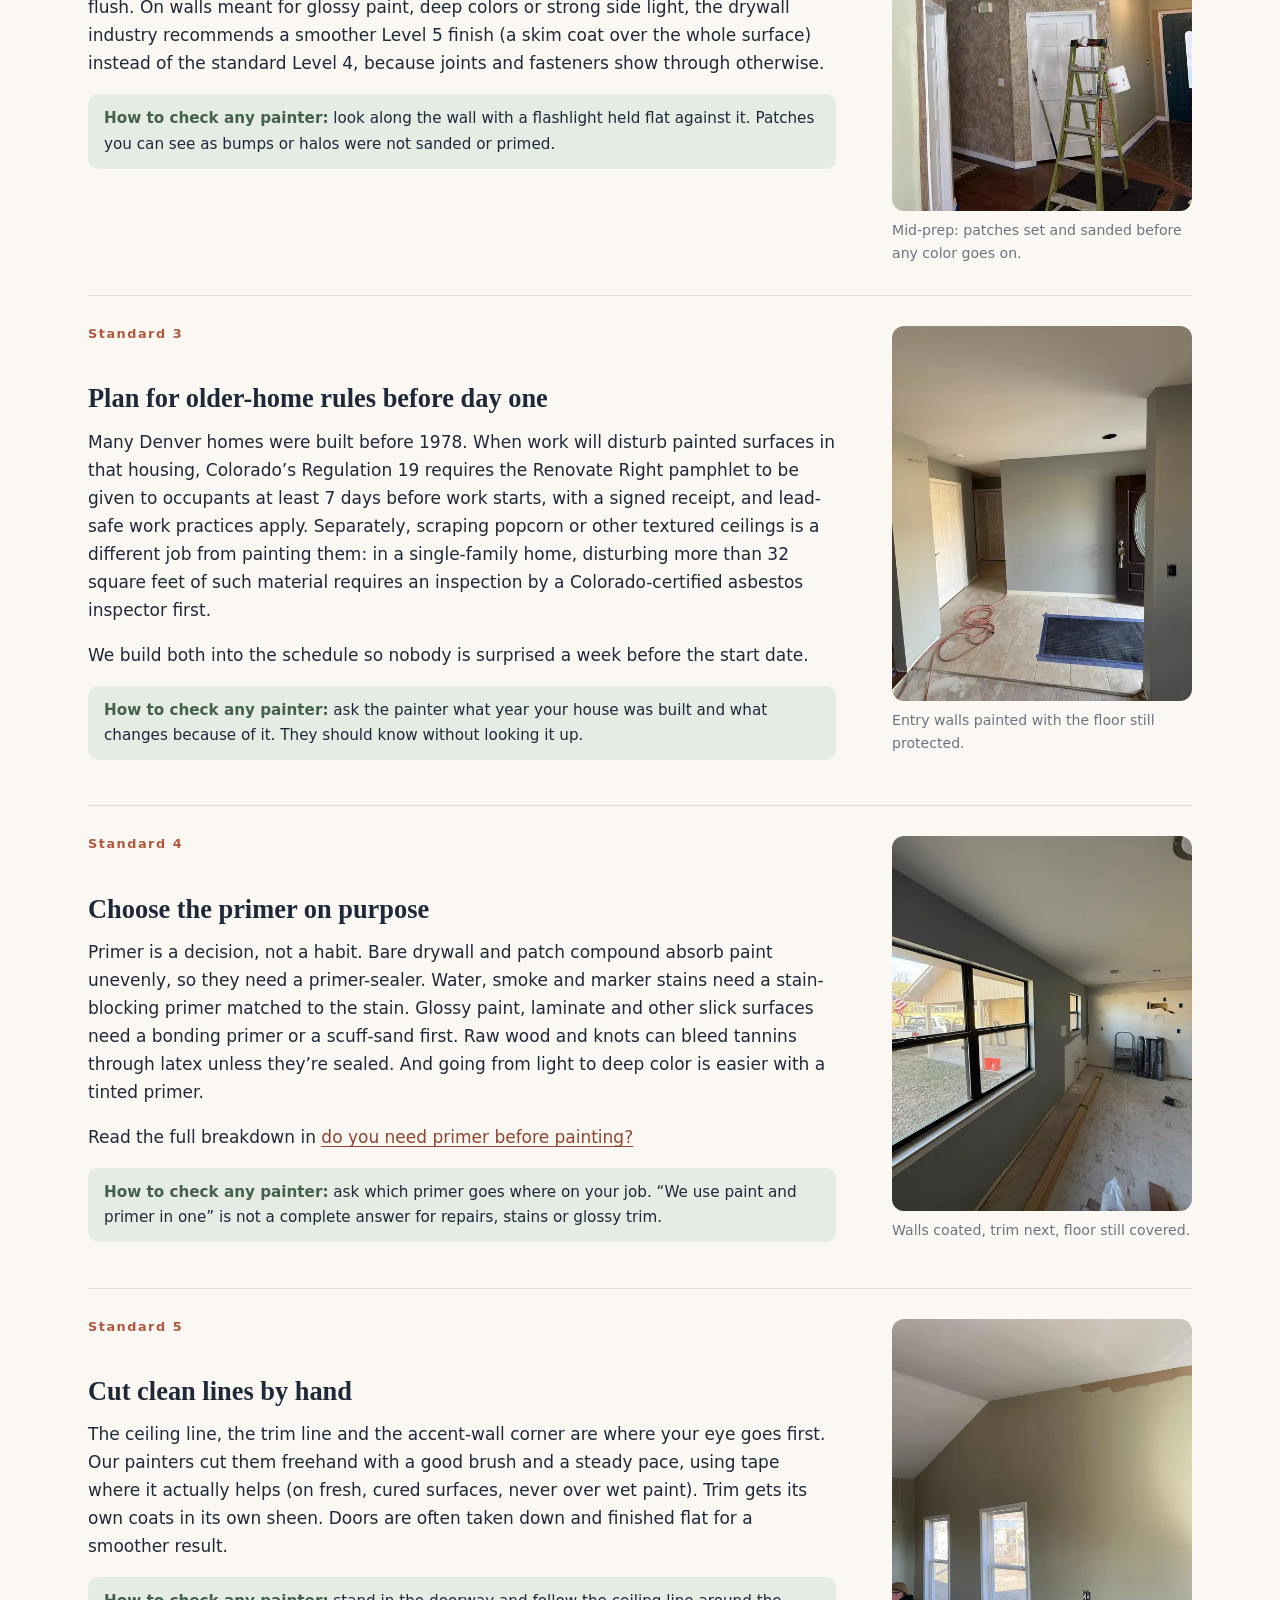
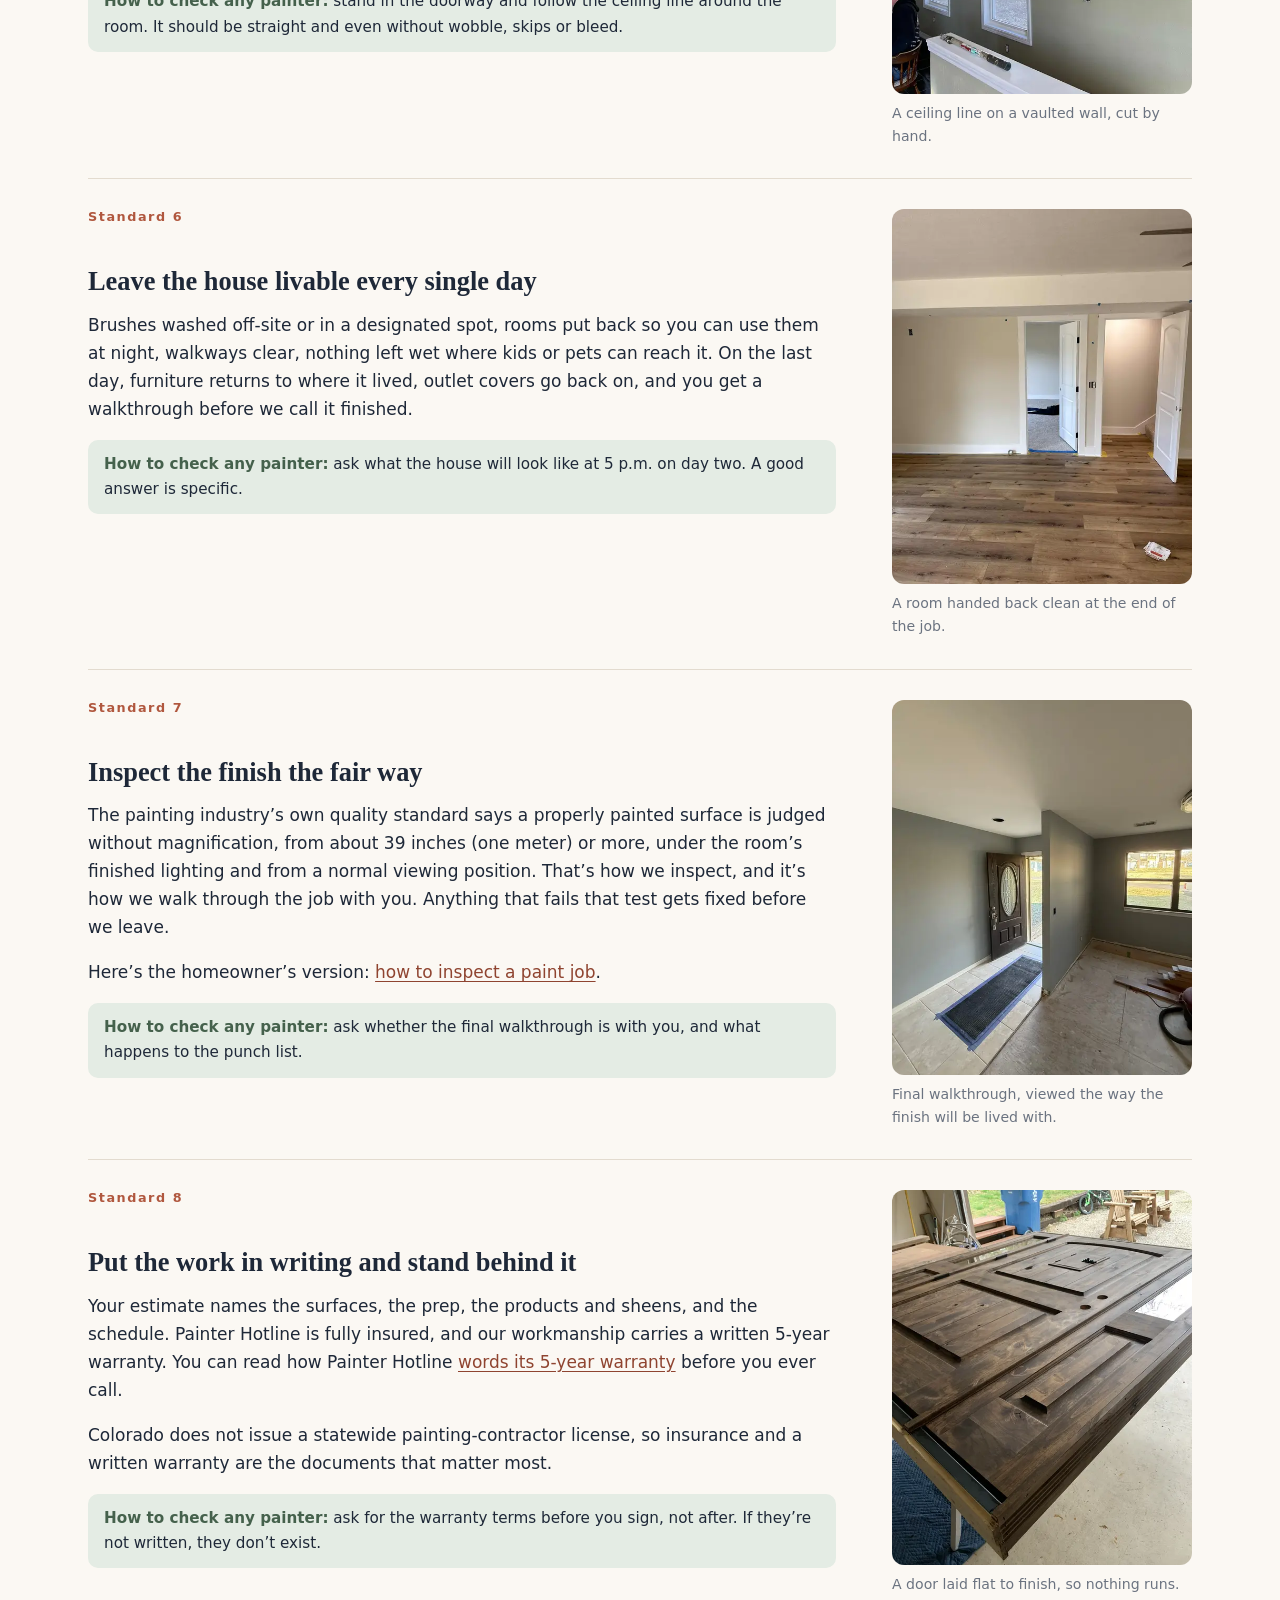
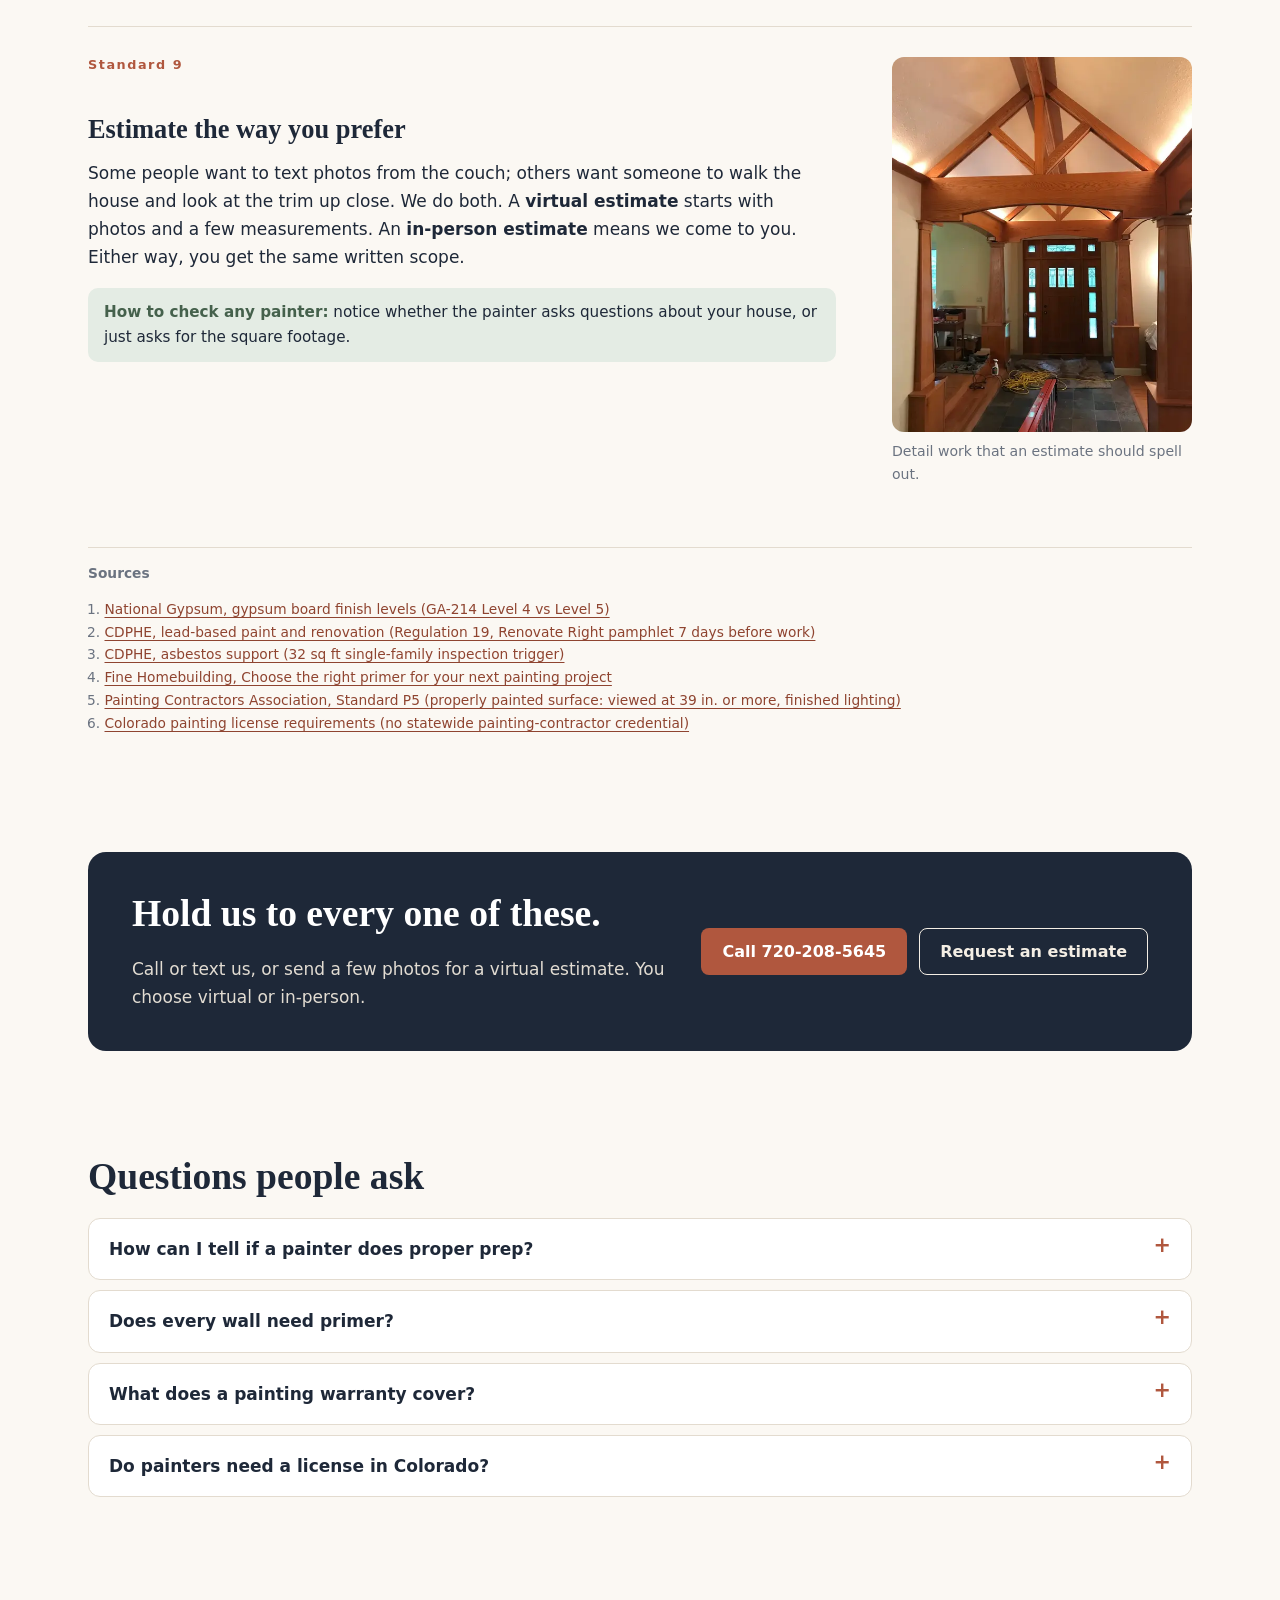
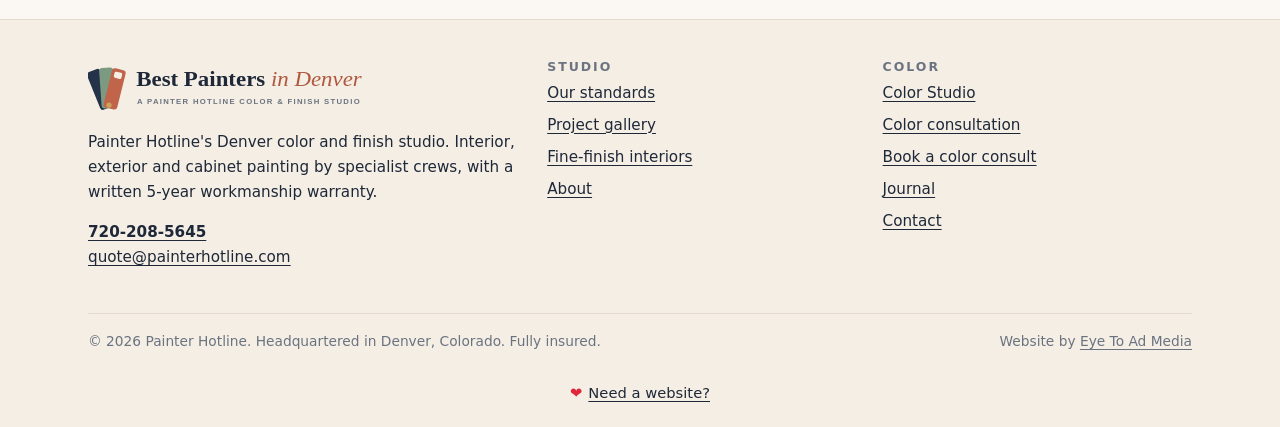
<file: our-standards/index.html>
<!doctype html>
<html lang="en">
<head>
<meta charset="utf-8">
<meta name="viewport" content="width=device-width,initial-scale=1">
<title>Painting Standards: What Top Denver Painters Do | Painter Hotline</title>
<meta name="description" content="Nine painting standards our Denver crews work to: protection, surface repair, older-home rules, primer choice, cut lines, cleanup, inspection, written warranty and estimates.">
<meta name="robots" content="index,follow">
<link rel="canonical" href="https://www.bestpaintersindenver.com/our-standards/">
<link rel="icon" href="/favicon.svg?v=3" type="image/svg+xml">
<link rel="icon" href="/favicon.ico?v=3" sizes="any">
<link rel="icon" href="/favicon-48.png?v=3" type="image/png" sizes="48x48">
<link rel="icon" href="/favicon-96.png?v=3" type="image/png" sizes="96x96">
<link rel="apple-touch-icon" href="/apple-touch-icon.png?v=3" sizes="180x180">
<meta name="theme-color" content="#4FD8FF">
<meta property="og:type" content="website">
<meta property="og:site_name" content="Best Painters in Denver">
<meta property="og:title" content="Painting Standards: What Top Denver Painters Do | Painter Hotline">
<meta property="og:description" content="Nine painting standards our Denver crews work to: protection, surface repair, older-home rules, primer choice, cut lines, cleanup, inspection, written warranty and estimates.">
<meta property="og:url" content="https://www.bestpaintersindenver.com/our-standards/">
<meta property="og:image" content="https://www.bestpaintersindenver.com/images/og-best-painters-denver.jpg">
<meta property="og:image:width" content="1200">
<meta property="og:image:height" content="630">
<meta name="twitter:card" content="summary_large_image">
<meta name="geo.region" content="US-CO">
<meta name="geo.placename" content="Denver">

<link rel="stylesheet" href="/assets/site.css">

<script type="application/ld+json">{"@context":"https://schema.org","@graph":[{"@type":["HousePainter","LocalBusiness"],"@id":"https://www.bestpaintersindenver.com/#painterhotline","name":"Painter Hotline","alternateName":"Best Painters in Denver (Painter Hotline)","url":"https://www.bestpaintersindenver.com/","telephone":"+17202085645","email":"quote@painterhotline.com","logo":"https://www.bestpaintersindenver.com/images/brand/logo.png","image":"https://www.bestpaintersindenver.com/images/og-best-painters-denver.jpg","address":{"@type":"PostalAddress","addressLocality":"Denver","addressRegion":"CO","addressCountry":"US"},"areaServed":[{"@type":"City","name":"Denver"},{"@type":"AdministrativeArea","name":"Denver metro area, Colorado"}],"sameAs":["https://painterhotline.com/"],"knowsAbout":["interior painting","exterior painting","paint color consultation","surface preparation","primer selection","cabinet refinishing"],"slogan":"Best is a standard, not a badge.","hasOfferCatalog":{"@type":"OfferCatalog","name":"Painting and color services","itemListElement":[{"@type":"Offer","itemOffered":{"@type":"Service","name":"Paint color consultation","url":"https://www.bestpaintersindenver.com/color-consultation/"}},{"@type":"Offer","itemOffered":{"@type":"Service","name":"Fine-finish interior painting","url":"https://www.bestpaintersindenver.com/fine-finish-interior-painting/"}}]}},{"@type":"WebSite","@id":"https://www.bestpaintersindenver.com/#site","url":"https://www.bestpaintersindenver.com/","name":"Best Painters in Denver","publisher":{"@id":"https://www.bestpaintersindenver.com/#painterhotline"},"inLanguage":"en-US"},{"@type":"WebPage","@id":"https://www.bestpaintersindenver.com/our-standards/#page","url":"https://www.bestpaintersindenver.com/our-standards/","name":"Painting Standards: What Top Denver Painters Do | Painter Hotline","description":"Nine painting standards our Denver crews work to: protection, surface repair, older-home rules, primer choice, cut lines, cleanup, inspection, written warranty and estimates.","isPartOf":{"@id":"https://www.bestpaintersindenver.com/#site"},"about":{"@id":"https://www.bestpaintersindenver.com/#painterhotline"},"inLanguage":"en-US","dateModified":"2026-10-30","speakable":{"@type":"SpeakableSpecification","cssSelector":["h1",".lede",".answer"]},"breadcrumb":{"@id":"https://www.bestpaintersindenver.com/our-standards/#crumbs"}},{"@type":"BreadcrumbList","@id":"https://www.bestpaintersindenver.com/our-standards/#crumbs","itemListElement":[{"@type":"ListItem","position":1,"name":"Home","item":"https://www.bestpaintersindenver.com/"},{"@type":"ListItem","position":2,"name":"Our standards","item":"https://www.bestpaintersindenver.com/our-standards/"}]},{"@type":"FAQPage","@id":"https://www.bestpaintersindenver.com/our-standards/#faq","mainEntity":[{"@type":"Question","name":"How can I tell if a painter does proper prep?","acceptedAnswer":{"@type":"Answer","text":"Ask them to list it in the estimate: what gets covered, what gets moved, how cracks and holes are repaired, which areas get primer and which primer. A painter who prepares properly can describe it surface by surface."}},{"@type":"Question","name":"Does every wall need primer?","acceptedAnswer":{"@type":"Answer","text":"No. Sound, clean, previously painted walls in a similar color usually do not. Repairs, bare drywall, stains, glossy surfaces, raw wood and big color changes usually do."}},{"@type":"Question","name":"What does a painting warranty cover?","acceptedAnswer":{"@type":"Answer","text":"Ours is a written 5-year workmanship warranty. Workmanship covers how the paint was applied, for example peeling or failing paint caused by the application. The written terms, including what is excluded, come with your estimate."}},{"@type":"Question","name":"Do painters need a license in Colorado?","acceptedAnswer":{"@type":"Answer","text":"Colorado has no statewide painting-contractor license. Ask for proof of insurance and a written warranty instead, and check whether your city requires a permit for the specific job."}}]}]}</script>
</head>
<body>
<a class="skip" href="#main">Skip to content</a>
<header class="top">
<div class="wrap">
<a class="brand" href="/" aria-label="Best Painters in Denver home"><img src="/images/brand/logo.svg" width="320" height="64" alt="Best Painters in Denver, a Painter Hotline color and finish studio"></a>
<nav class="nav" aria-label="Main"><ul><li><a href="/our-standards/" aria-current="page">Standards</a></li><li><a href="/project-gallery/">Gallery</a></li><li><a href="/fine-finish-interior-painting/">Fine finish</a></li><li><a href="/color-studio/">Color Studio</a></li><li><a href="/color-consultation/">Color consult</a></li><li><a href="/journal/">Journal</a></li><li><a href="/about/">About</a></li><li><a href="/contact/">Contact</a></li></ul></nav>
<a class="btn btn-clay callbtn" href="tel:+17202085645">Call 720-208-5645</a>
<button class="ham" type="button" aria-label="Open menu" aria-expanded="false" aria-controls="tray"><span></span></button>
</div>
<nav class="tray" id="tray" aria-label="Mobile"><ul><li><a href="/our-standards/">Standards</a></li><li><a href="/project-gallery/">Gallery</a></li><li><a href="/fine-finish-interior-painting/">Fine finish</a></li><li><a href="/color-studio/">Color Studio</a></li><li><a href="/color-consultation/">Color consult</a></li><li><a href="/journal/">Journal</a></li><li><a href="/about/">About</a></li><li><a href="/contact/">Contact</a></li><li><a class="btn btn-clay" href="tel:+17202085645">Call or text 720-208-5645</a></li></ul></nav>
</header>
<nav class="crumbs wrap" aria-label="Breadcrumb"><ol><li><a href="/">Home</a></li><li aria-current="page">Our standards</li></ol></nav>
<main id="main">

<section class="pagehead"><div class="wrap">
<p class="eyebrow">Our standards</p>
<h1>What the best painters in Denver do, one standard at a time</h1>
<p class="lede">These are the rules our crews work to on every Denver job. They&rsquo;re also a fair yardstick for any painter you&rsquo;re considering, including us.</p>
<div class="answer"><strong>In one paragraph</strong>Protect the home, repair the surface, prime where the surface needs it, use the right product and sheen, cut clean lines, keep the site clean every day, inspect the finish the way the painting industry&rsquo;s own standard describes, and stand behind it in writing. Everything below expands one of those.</div>
<nav class="toc" aria-label="Standards on this page"><b>On this page</b><ol>
<li><a href="#protect">Protect the home</a></li><li><a href="#repair">Repair the surface</a></li><li><a href="#prep">Plan for older-home rules</a></li><li><a href="#primer">Choose the primer</a></li><li><a href="#lines">Cut clean lines</a></li><li><a href="#cleanup">Clean up every day</a></li><li><a href="#inspect">Inspect it properly</a></li><li><a href="#warranty">Put it in writing</a></li><li><a href="#estimates">Estimate your way</a></li></ol></nav>
</div></section>
<section style="padding-top:10px"><div class="wrap">
<article class="std" id="protect"><div class="prose"><p class="num">Standard 1</p><h2>Protect the home before anything opens</h2><p>Floors are covered edge to edge, furniture is moved to the center of the room and wrapped, and switch plates, outlet covers and hardware come off rather than getting painted around. In hallways and stair runs where dust or overspray could travel, the space is sealed with plastic.</p><p>It takes time on day one, and it&rsquo;s the first thing a hurried crew skips.</p><p class="check"><b>How to check any painter:</b> walk past the room after the first morning. If you can see bare floor near an open can, that&rsquo;s your answer.</p></div><figure class="ph"><img src="/images/ceiling-masking-floor-protection-sm.webp" srcset="/images/ceiling-masking-floor-protection-sm.webp 760w, /images/ceiling-masking-floor-protection.webp 1200w" sizes="(min-width:900px) 40vw, 100vw" width="1200" height="1600" alt="Corridor fully sealed with plastic sheeting and protected floor before painting" loading="lazy" decoding="async"><figcaption>Sealed hallway, covered floor, before the ceiling work starts.</figcaption></figure></article>
<article class="std" id="repair"><div class="prose"><p class="num">Standard 2</p><h2>Repair the surface so the paint has something to be proud of</h2><p>Fresh paint makes flaws more visible, not less. Nail pops are reset, cracks are opened, taped or filled, dents and old anchor holes are patched, and every repair is sanded flush. On walls meant for glossy paint, deep colors or strong side light, the drywall industry recommends a smoother Level 5 finish (a skim coat over the whole surface) instead of the standard Level 4, because joints and fasteners show through otherwise.</p><p class="check"><b>How to check any painter:</b> look along the wall with a flashlight held flat against it. Patches you can see as bumps or halos were not sanded or primed.</p></div><figure class="ph"><img src="/images/vaulted-room-wall-prep-sm.webp" srcset="/images/vaulted-room-wall-prep-sm.webp 760w, /images/vaulted-room-wall-prep.webp 1200w" sizes="(min-width:900px) 40vw, 100vw" width="1200" height="1600" alt="Vaulted living room mid-prep with ladder, patched walls and textured feature wall" loading="lazy" decoding="async"><figcaption>Mid-prep: patches set and sanded before any color goes on.</figcaption></figure></article>
<article class="std" id="prep"><div class="prose"><p class="num">Standard 3</p><h2>Plan for older-home rules before day one</h2><p>Many Denver homes were built before 1978. When work will disturb painted surfaces in that housing, Colorado&rsquo;s Regulation 19 requires the Renovate Right pamphlet to be given to occupants at least 7 days before work starts, with a signed receipt, and lead-safe work practices apply. Separately, scraping popcorn or other textured ceilings is a different job from painting them: in a single-family home, disturbing more than 32 square feet of such material requires an inspection by a Colorado-certified asbestos inspector first.</p><p>We build both into the schedule so nobody is surprised a week before the start date.</p><p class="check"><b>How to check any painter:</b> ask the painter what year your house was built and what changes because of it. They should know without looking it up.</p></div><figure class="ph"><img src="/images/front-entry-gray-walls-sm.webp" srcset="/images/front-entry-gray-walls-sm.webp 760w, /images/front-entry-gray-walls.webp 1200w" sizes="(min-width:900px) 40vw, 100vw" width="1200" height="1600" alt="Entry with freshly painted gray walls, protected floor and a mat at the front door" loading="lazy" decoding="async"><figcaption>Entry walls painted with the floor still protected.</figcaption></figure></article>
<article class="std" id="primer"><div class="prose"><p class="num">Standard 4</p><h2>Choose the primer on purpose</h2><p>Primer is a decision, not a habit. Bare drywall and patch compound absorb paint unevenly, so they need a primer-sealer. Water, smoke and marker stains need a stain-blocking primer matched to the stain. Glossy paint, laminate and other slick surfaces need a bonding primer or a scuff-sand first. Raw wood and knots can bleed tannins through latex unless they&rsquo;re sealed. And going from light to deep color is easier with a tinted primer.</p><p>Read the full breakdown in <a href="/journal/do-you-need-primer-before-painting/">do you need primer before painting?</a></p><p class="check"><b>How to check any painter:</b> ask which primer goes where on your job. &ldquo;We use paint and primer in one&rdquo; is not a complete answer for repairs, stains or glossy trim.</p></div><figure class="ph"><img src="/images/window-wall-mid-project-sm.webp" srcset="/images/window-wall-mid-project-sm.webp 760w, /images/window-wall-mid-project.webp 1200w" sizes="(min-width:900px) 40vw, 100vw" width="1200" height="1600" alt="Room with large windows during painting, freshly coated gray walls and materials staged on a covered floor" loading="lazy" decoding="async"><figcaption>Walls coated, trim next, floor still covered.</figcaption></figure></article>
<article class="std" id="lines"><div class="prose"><p class="num">Standard 5</p><h2>Cut clean lines by hand</h2><p>The ceiling line, the trim line and the accent-wall corner are where your eye goes first. Our painters cut them freehand with a good brush and a steady pace, using tape where it actually helps (on fresh, cured surfaces, never over wet paint). Trim gets its own coats in its own sheen. Doors are often taken down and finished flat for a smoother result.</p><p class="check"><b>How to check any painter:</b> stand in the doorway and follow the ceiling line around the room. It should be straight and even without wobble, skips or bleed.</p></div><figure class="ph"><img src="/images/sage-walls-clean-ceiling-line-sm.webp" srcset="/images/sage-walls-clean-ceiling-line-sm.webp 760w, /images/sage-walls-clean-ceiling-line.webp 1200w" sizes="(min-width:900px) 40vw, 100vw" width="1200" height="1600" alt="Sage walls with crisp line at a white vaulted ceiling and clean window trim" loading="lazy" decoding="async"><figcaption>A ceiling line on a vaulted wall, cut by hand.</figcaption></figure></article>
<article class="std" id="cleanup"><div class="prose"><p class="num">Standard 6</p><h2>Leave the house livable every single day</h2><p>Brushes washed off-site or in a designated spot, rooms put back so you can use them at night, walkways clear, nothing left wet where kids or pets can reach it. On the last day, furniture returns to where it lived, outlet covers go back on, and you get a walkthrough before we call it finished.</p><p class="check"><b>How to check any painter:</b> ask what the house will look like at 5 p.m. on day two. A good answer is specific.</p></div><figure class="ph"><img src="/images/warm-white-room-trim-doors-sm.webp" srcset="/images/warm-white-room-trim-doors-sm.webp 760w, /images/warm-white-room-trim-doors.webp 1200w" sizes="(min-width:900px) 40vw, 100vw" width="1200" height="1600" alt="Clean finished room with warm white walls, white trim and doors, and wood flooring" loading="lazy" decoding="async"><figcaption>A room handed back clean at the end of the job.</figcaption></figure></article>
<article class="std" id="inspect"><div class="prose"><p class="num">Standard 7</p><h2>Inspect the finish the fair way</h2><p>The painting industry&rsquo;s own quality standard says a properly painted surface is judged without magnification, from about 39 inches (one meter) or more, under the room&rsquo;s finished lighting and from a normal viewing position. That&rsquo;s how we inspect, and it&rsquo;s how we walk through the job with you. Anything that fails that test gets fixed before we leave.</p><p>Here&rsquo;s the homeowner&rsquo;s version: <a href="/journal/how-to-inspect-a-paint-job/">how to inspect a paint job</a>.</p><p class="check"><b>How to check any painter:</b> ask whether the final walkthrough is with you, and what happens to the punch list.</p></div><figure class="ph"><img src="/images/entry-hall-finished-trim-sm.webp" srcset="/images/entry-hall-finished-trim-sm.webp 760w, /images/entry-hall-finished-trim.webp 1200w" sizes="(min-width:900px) 40vw, 100vw" width="1200" height="1600" alt="Finished entry hall with gray walls, white trim and a stained front door" loading="lazy" decoding="async"><figcaption>Final walkthrough, viewed the way the finish will be lived with.</figcaption></figure></article>
<article class="std" id="warranty"><div class="prose"><p class="num">Standard 8</p><h2>Put the work in writing and stand behind it</h2><p>Your estimate names the surfaces, the prep, the products and sheens, and the schedule. Painter Hotline is fully insured, and our workmanship carries a written 5-year warranty. You can read how Painter Hotline <a href="https://painterhotline.com/our-warranty/">words its 5-year warranty</a> before you ever call.</p><p>Colorado does not issue a statewide painting-contractor license, so insurance and a written warranty are the documents that matter most.</p><p class="check"><b>How to check any painter:</b> ask for the warranty terms before you sign, not after. If they&rsquo;re not written, they don&rsquo;t exist.</p></div><figure class="ph"><img src="/images/hand-stained-wood-door-sm.webp" srcset="/images/hand-stained-wood-door-sm.webp 760w, /images/hand-stained-wood-door.webp 1200w" sizes="(min-width:900px) 40vw, 100vw" width="1200" height="1600" alt="Solid wood door laid flat on supports and freshly stained" loading="lazy" decoding="async"><figcaption>A door laid flat to finish, so nothing runs.</figcaption></figure></article>
<article class="std" id="estimates"><div class="prose"><p class="num">Standard 9</p><h2>Estimate the way you prefer</h2><p>Some people want to text photos from the couch; others want someone to walk the house and look at the trim up close. We do both. A <b>virtual estimate</b> starts with photos and a few measurements. An <b>in-person estimate</b> means we come to you. Either way, you get the same written scope.</p><p class="check"><b>How to check any painter:</b> notice whether the painter asks questions about your house, or just asks for the square footage.</p></div><figure class="ph"><img src="/images/timber-entry-finished-walls-sm.webp" srcset="/images/timber-entry-finished-walls-sm.webp 760w, /images/timber-entry-finished-walls.webp 1200w" sizes="(min-width:900px) 40vw, 100vw" width="1200" height="1600" alt="Painted entry walls around heavy timber beams and a wood front door" loading="lazy" decoding="async"><figcaption>Detail work that an estimate should spell out.</figcaption></figure></article>
<div class="src"><b>Sources</b><ol><li><a href="https://www.nationalgypsum.com/ngconnects/blog/building-knowledge/gypsum-board-finish-levels" rel="noopener">National Gypsum, gypsum board finish levels (GA-214 Level 4 vs Level 5)</a></li><li><a href="https://cdphe.colorado.gov/for-abatement-professionals/lead-based-paint-and-renovation" rel="noopener">CDPHE, lead-based paint and renovation (Regulation 19, Renovate Right pamphlet 7 days before work)</a></li><li><a href="https://cdphe.colorado.gov/apcd-asbestos-support" rel="noopener">CDPHE, asbestos support (32 sq ft single-family inspection trigger)</a></li><li><a href="https://www.finehomebuilding.com/project-guides/painting/choose-the-right-primer-for-your-next-painting-project" rel="noopener">Fine Homebuilding, Choose the right primer for your next painting project</a></li><li><a href="https://www.pcapainted.org/wp-content/uploads/2022/01/PCA-P5.pdf" rel="noopener">Painting Contractors Association, Standard P5 (properly painted surface: viewed at 39 in. or more, finished lighting)</a></li><li><a href="https://contractorlicenserequirements.com/colorado/painting-license-requirements/" rel="noopener">Colorado painting license requirements (no statewide painting-contractor credential)</a></li></ol></div>
</div></section>
<section><div class="wrap"><div class="cta"><div><h2>Hold us to every one of these.</h2><p>Call or text us, or send a few photos for a virtual estimate. You choose virtual or in-person.</p></div><div class="btns" style="margin:0"><a class="btn btn-clay" href="tel:+17202085645">Call 720-208-5645</a><a class="btn btn-line" href="/contact/">Request an estimate</a></div></div></div></section>

<section class="faq-sec"><div class="wrap"><h2 id="questions">Questions people ask</h2><div class="faq"><details><summary>How can I tell if a painter does proper prep?</summary><div class="a"><p>Ask them to list it in the estimate: what gets covered, what gets moved, how cracks and holes are repaired, which areas get primer and which primer. A painter who prepares properly can describe it surface by surface.</p></div></details><details><summary>Does every wall need primer?</summary><div class="a"><p>No. Sound, clean, previously painted walls in a similar color usually do not. Repairs, bare drywall, stains, glossy surfaces, raw wood and big color changes usually do.</p></div></details><details><summary>What does a painting warranty cover?</summary><div class="a"><p>Ours is a written 5-year workmanship warranty. Workmanship covers how the paint was applied, for example peeling or failing paint caused by the application. The written terms, including what is excluded, come with your estimate.</p></div></details><details><summary>Do painters need a license in Colorado?</summary><div class="a"><p>Colorado has no statewide painting-contractor license. Ask for proof of insurance and a written warranty instead, and check whether your city requires a permit for the specific job.</p></div></details></div></div></section>
</main>
<footer class="foot">
<div class="wrap">
<div class="cols">
<div><img class="flogo" src="/images/brand/logo.svg" width="280" height="56" alt="Best Painters in Denver logo" loading="lazy">
<p style="margin-top:14px">Painter Hotline's Denver color and finish studio. Interior, exterior and cabinet painting by specialist crews, with a written 5-year workmanship warranty.</p>
<p><a href="tel:+17202085645"><b>720-208-5645</b></a><br><span data-mu="cXVvdGU=" data-md="cGFpbnRlcmhvdGxpbmUuY29t">quote [at] painterhotline [dot] com</span></p></div>
<div><h4>Studio</h4><ul><li><a href="/our-standards/">Our standards</a></li><li><a href="/project-gallery/">Project gallery</a></li><li><a href="/fine-finish-interior-painting/">Fine-finish interiors</a></li><li><a href="/about/">About</a></li></ul></div>
<div><h4>Color</h4><ul><li><a href="/color-studio/">Color Studio</a></li><li><a href="/color-consultation/">Color consultation</a></li><li><a href="/book-a-color-consult/">Book a color consult</a></li><li><a href="/journal/">Journal</a></li><li><a href="/contact/">Contact</a></li></ul></div>
</div>
<div class="foot-end"><span>&copy; 2026 Painter Hotline. Headquartered in Denver, Colorado. Fully insured.</span><span>Website by <a href="https://eyetoad.com/" rel="noopener">Eye To Ad Media</a></span></div>
</div>
<div class="heartline"><span class="hb" aria-hidden="true">&#10084;</span><a href="https://eyetoad.com/" rel="noopener">Need a website?</a></div>
</footer>
<div class="mbar"><a class="btn btn-clay" href="tel:+17202085645">Call 720-208-5645</a><a class="btn btn-line" href="/contact/">Get an estimate</a></div>
<script src="/assets/site.js" defer></script>
<script src="/assets/hue.js" defer></script>

</body>
</html>
</file>
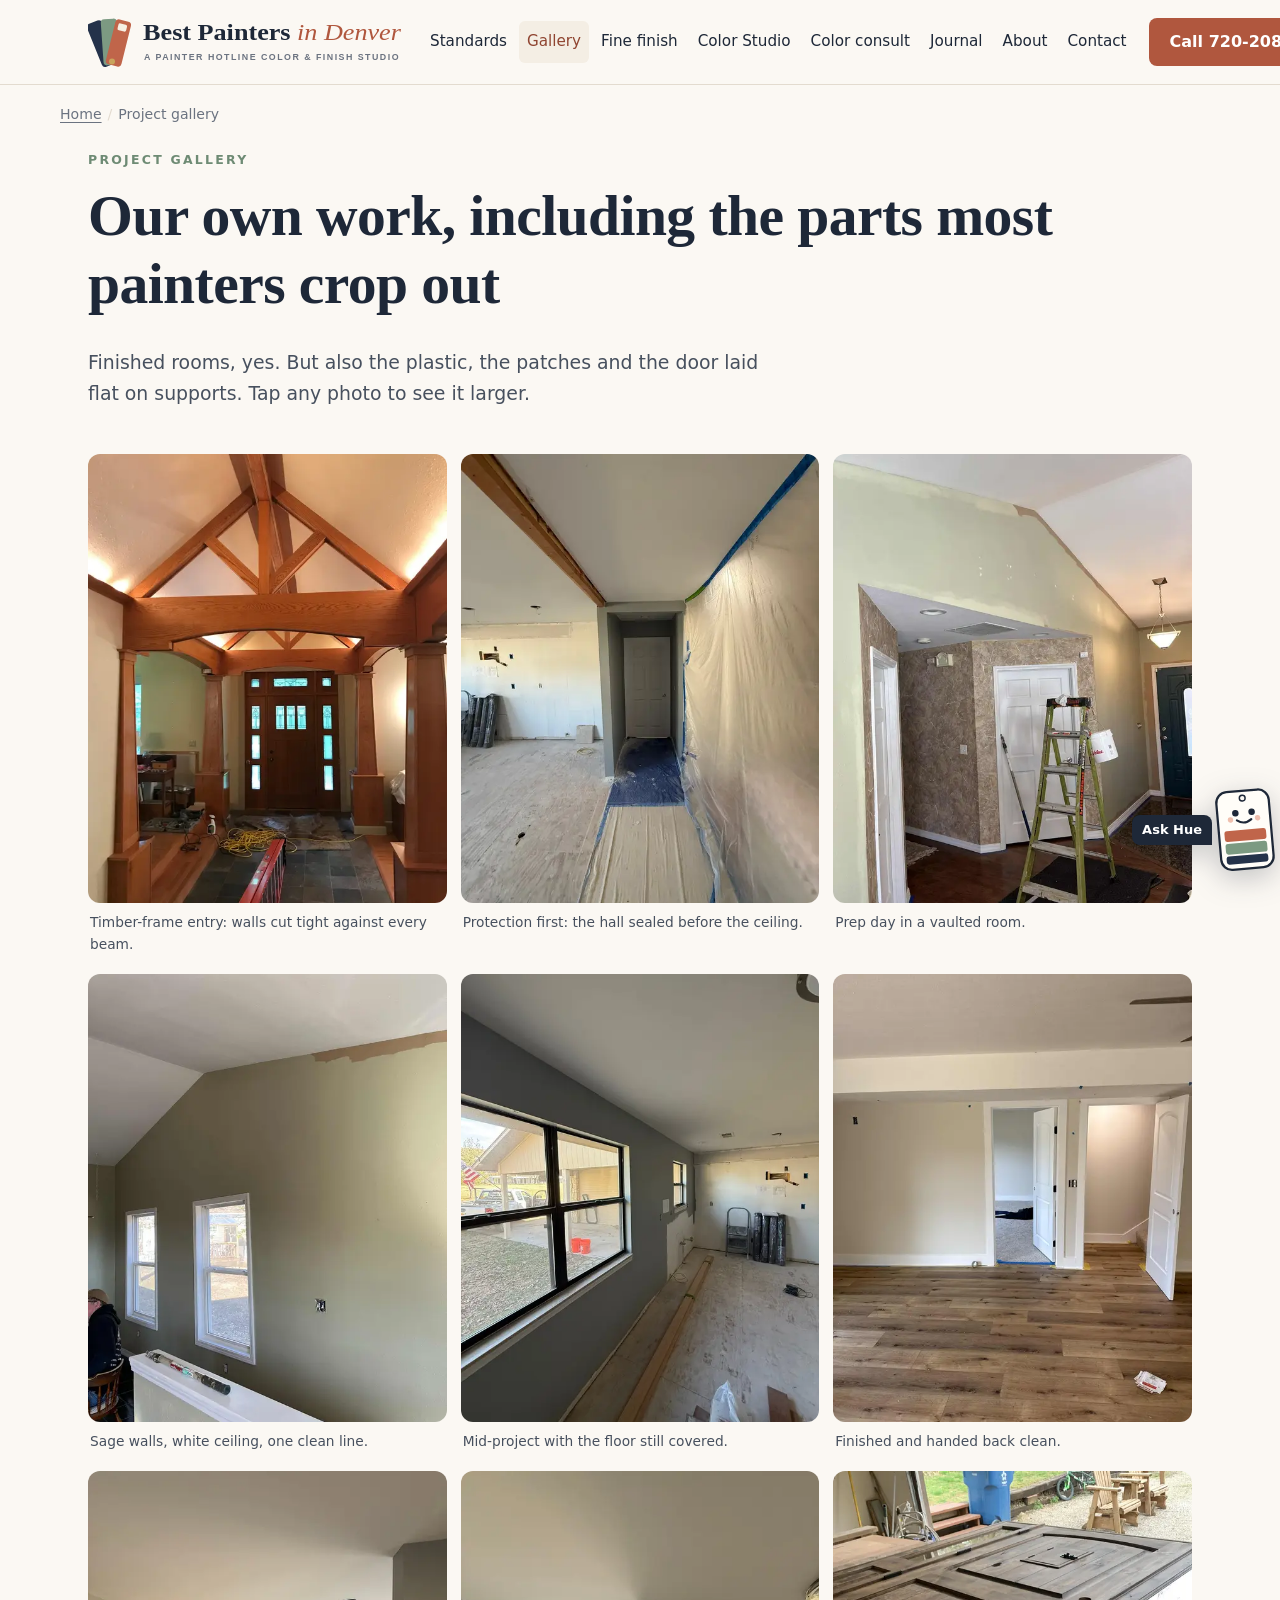
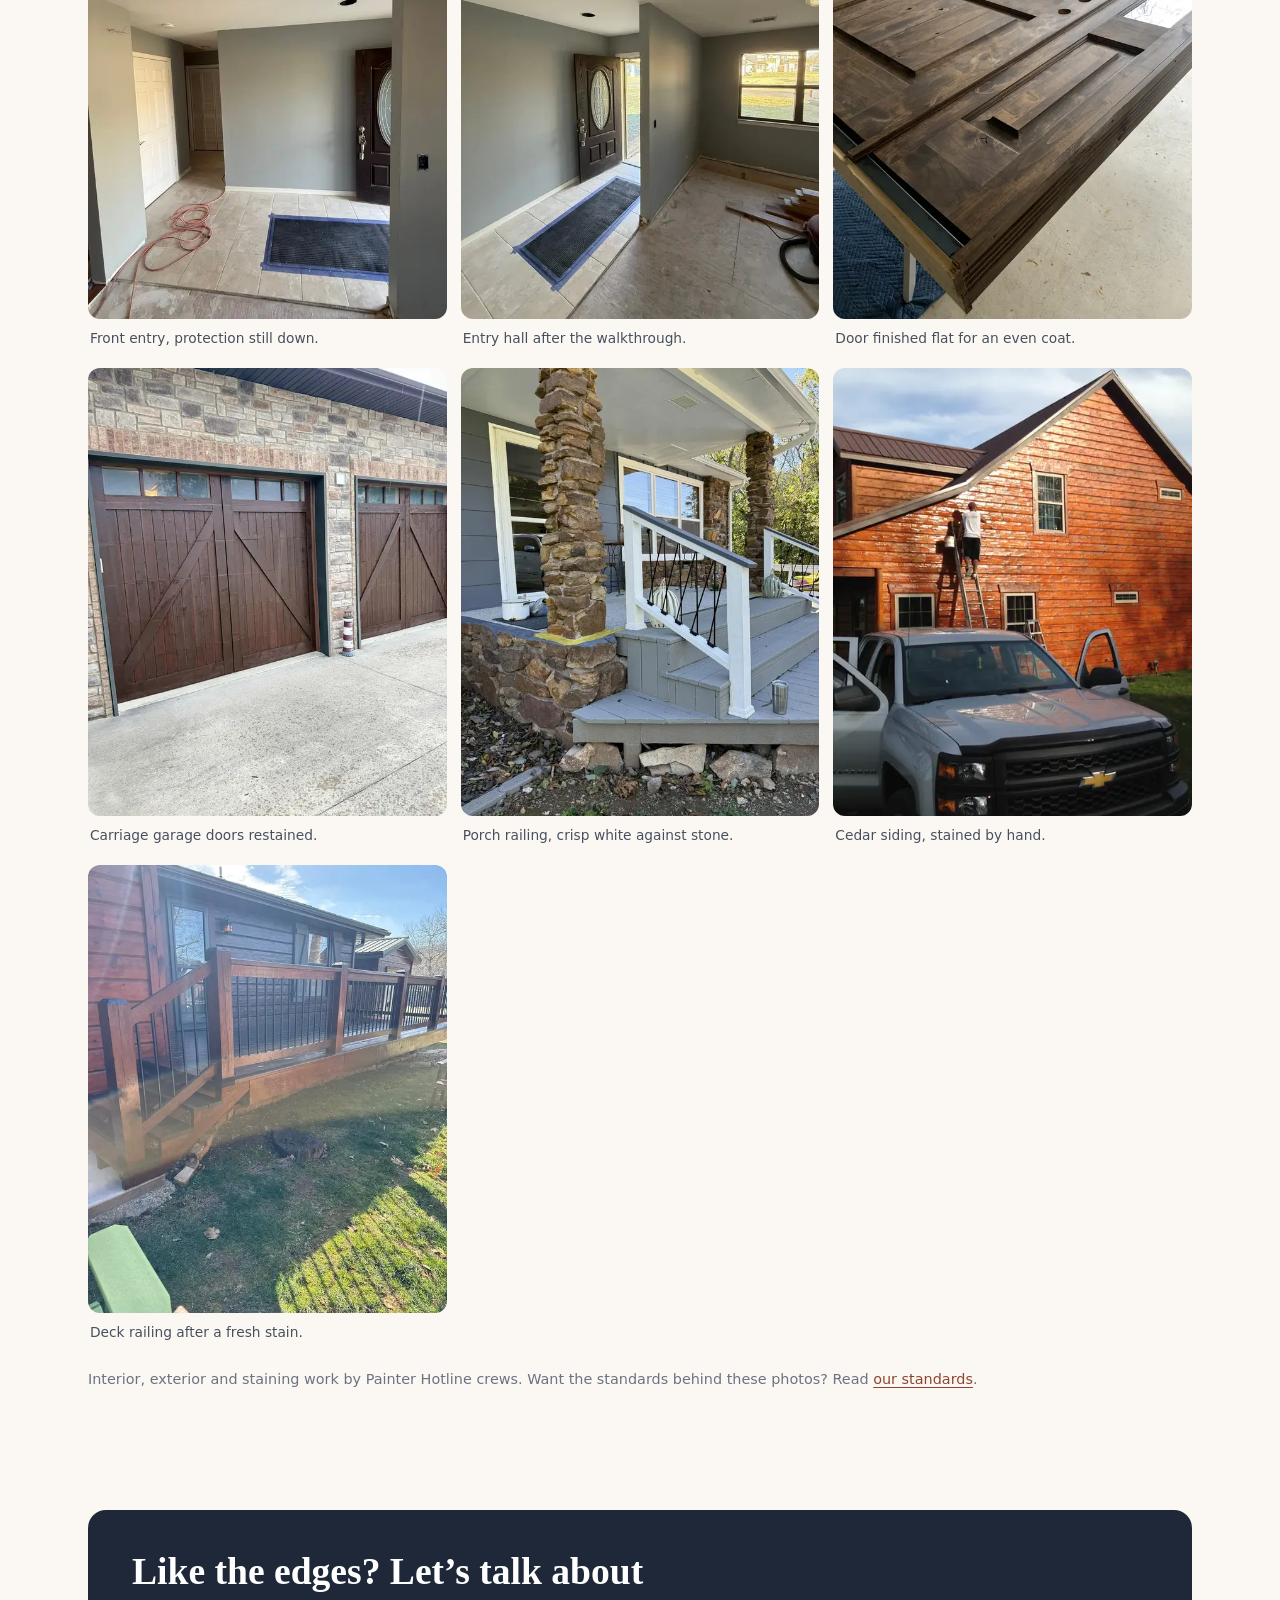
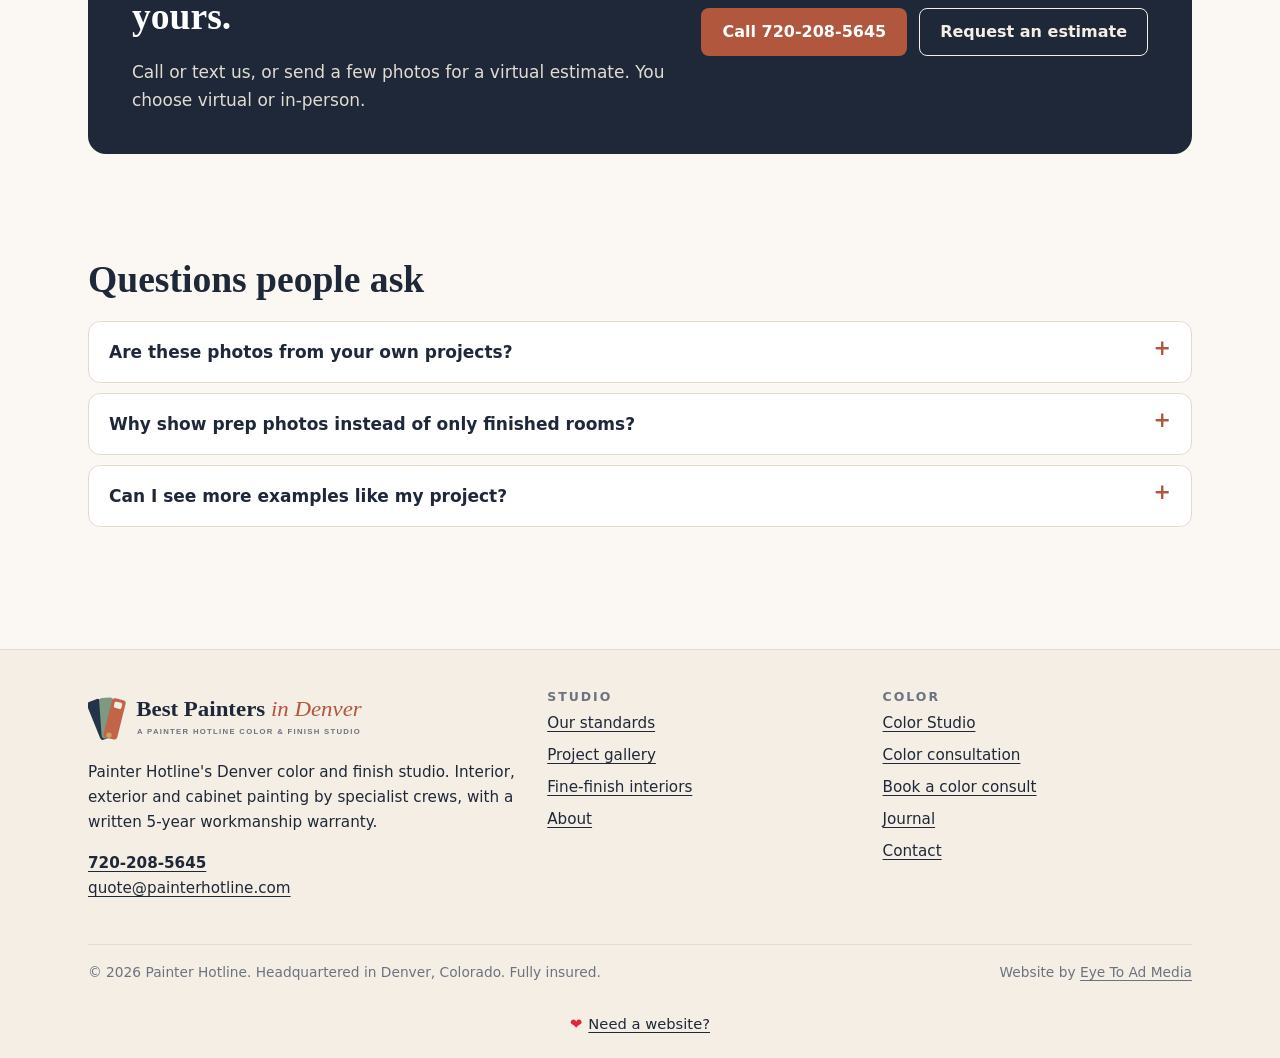
<file: project-gallery/index.html>
<!doctype html>
<html lang="en">
<head>
<meta charset="utf-8">
<meta name="viewport" content="width=device-width,initial-scale=1">
<title>Painting Project Gallery: Prep to Finish | Best Painters in Denver</title>
<meta name="description" content="Project photos from our own painting crews: protection, surface prep, clean ceiling lines, stained doors, porches and finished rooms.">
<meta name="robots" content="index,follow">
<link rel="canonical" href="https://www.bestpaintersindenver.com/project-gallery/">
<link rel="icon" href="/favicon.svg?v=3" type="image/svg+xml">
<link rel="icon" href="/favicon.ico?v=3" sizes="any">
<link rel="icon" href="/favicon-48.png?v=3" type="image/png" sizes="48x48">
<link rel="icon" href="/favicon-96.png?v=3" type="image/png" sizes="96x96">
<link rel="apple-touch-icon" href="/apple-touch-icon.png?v=3" sizes="180x180">
<meta name="theme-color" content="#4FD8FF">
<meta property="og:type" content="website">
<meta property="og:site_name" content="Best Painters in Denver">
<meta property="og:title" content="Painting Project Gallery: Prep to Finish | Best Painters in Denver">
<meta property="og:description" content="Project photos from our own painting crews: protection, surface prep, clean ceiling lines, stained doors, porches and finished rooms.">
<meta property="og:url" content="https://www.bestpaintersindenver.com/project-gallery/">
<meta property="og:image" content="https://www.bestpaintersindenver.com/images/og-best-painters-denver.jpg">
<meta property="og:image:width" content="1200">
<meta property="og:image:height" content="630">
<meta name="twitter:card" content="summary_large_image">
<meta name="geo.region" content="US-CO">
<meta name="geo.placename" content="Denver">

<link rel="stylesheet" href="/assets/site.css">

<script type="application/ld+json">{"@context":"https://schema.org","@graph":[{"@type":["HousePainter","LocalBusiness"],"@id":"https://www.bestpaintersindenver.com/#painterhotline","name":"Painter Hotline","alternateName":"Best Painters in Denver (Painter Hotline)","url":"https://www.bestpaintersindenver.com/","telephone":"+17202085645","email":"quote@painterhotline.com","logo":"https://www.bestpaintersindenver.com/images/brand/logo.png","image":"https://www.bestpaintersindenver.com/images/og-best-painters-denver.jpg","address":{"@type":"PostalAddress","addressLocality":"Denver","addressRegion":"CO","addressCountry":"US"},"areaServed":[{"@type":"City","name":"Denver"},{"@type":"AdministrativeArea","name":"Denver metro area, Colorado"}],"sameAs":["https://painterhotline.com/"],"knowsAbout":["interior painting","exterior painting","paint color consultation","surface preparation","primer selection","cabinet refinishing"],"slogan":"Best is a standard, not a badge.","hasOfferCatalog":{"@type":"OfferCatalog","name":"Painting and color services","itemListElement":[{"@type":"Offer","itemOffered":{"@type":"Service","name":"Paint color consultation","url":"https://www.bestpaintersindenver.com/color-consultation/"}},{"@type":"Offer","itemOffered":{"@type":"Service","name":"Fine-finish interior painting","url":"https://www.bestpaintersindenver.com/fine-finish-interior-painting/"}}]}},{"@type":"WebSite","@id":"https://www.bestpaintersindenver.com/#site","url":"https://www.bestpaintersindenver.com/","name":"Best Painters in Denver","publisher":{"@id":"https://www.bestpaintersindenver.com/#painterhotline"},"inLanguage":"en-US"},{"@type":"WebPage","@id":"https://www.bestpaintersindenver.com/project-gallery/#page","url":"https://www.bestpaintersindenver.com/project-gallery/","name":"Painting Project Gallery: Prep to Finish | Best Painters in Denver","description":"Project photos from our own painting crews: protection, surface prep, clean ceiling lines, stained doors, porches and finished rooms.","isPartOf":{"@id":"https://www.bestpaintersindenver.com/#site"},"about":{"@id":"https://www.bestpaintersindenver.com/#painterhotline"},"inLanguage":"en-US","dateModified":"2026-10-30","speakable":{"@type":"SpeakableSpecification","cssSelector":["h1",".lede",".answer"]},"breadcrumb":{"@id":"https://www.bestpaintersindenver.com/project-gallery/#crumbs"}},{"@type":"BreadcrumbList","@id":"https://www.bestpaintersindenver.com/project-gallery/#crumbs","itemListElement":[{"@type":"ListItem","position":1,"name":"Home","item":"https://www.bestpaintersindenver.com/"},{"@type":"ListItem","position":2,"name":"Project gallery","item":"https://www.bestpaintersindenver.com/project-gallery/"}]},{"@type":"FAQPage","@id":"https://www.bestpaintersindenver.com/project-gallery/#faq","mainEntity":[{"@type":"Question","name":"Are these photos from your own projects?","acceptedAnswer":{"@type":"Answer","text":"Yes. Every photo in this gallery comes from Painter Hotline crews. We don't use stock photography of finished rooms."}},{"@type":"Question","name":"Why show prep photos instead of only finished rooms?","acceptedAnswer":{"@type":"Answer","text":"Because the finished room only looks right for years if the prep was done right. Protection, repairs and primer are the parts you can't see later, so we show them now."}},{"@type":"Question","name":"Can I see more examples like my project?","acceptedAnswer":{"@type":"Answer","text":"Call or text 720-208-5645 and tell us what you're planning. We can describe similar work and walk you through how we'd approach yours."}}]},{"@type":"ImageGallery","@id":"https://www.bestpaintersindenver.com/project-gallery/#gallery","name":"Painter Hotline project photos","image":[{"@type":"ImageObject","contentUrl":"https://www.bestpaintersindenver.com/images/timber-entry-finished-walls.webp","caption":"Timber-frame entry: walls cut tight against every beam."},{"@type":"ImageObject","contentUrl":"https://www.bestpaintersindenver.com/images/ceiling-masking-floor-protection.webp","caption":"Protection first: the hall sealed before the ceiling."},{"@type":"ImageObject","contentUrl":"https://www.bestpaintersindenver.com/images/vaulted-room-wall-prep.webp","caption":"Prep day in a vaulted room."},{"@type":"ImageObject","contentUrl":"https://www.bestpaintersindenver.com/images/sage-walls-clean-ceiling-line.webp","caption":"Sage walls, white ceiling, one clean line."},{"@type":"ImageObject","contentUrl":"https://www.bestpaintersindenver.com/images/window-wall-mid-project.webp","caption":"Mid-project with the floor still covered."},{"@type":"ImageObject","contentUrl":"https://www.bestpaintersindenver.com/images/warm-white-room-trim-doors.webp","caption":"Finished and handed back clean."},{"@type":"ImageObject","contentUrl":"https://www.bestpaintersindenver.com/images/front-entry-gray-walls.webp","caption":"Front entry, protection still down."},{"@type":"ImageObject","contentUrl":"https://www.bestpaintersindenver.com/images/entry-hall-finished-trim.webp","caption":"Entry hall after the walkthrough."},{"@type":"ImageObject","contentUrl":"https://www.bestpaintersindenver.com/images/hand-stained-wood-door.webp","caption":"Door finished flat for an even coat."},{"@type":"ImageObject","contentUrl":"https://www.bestpaintersindenver.com/images/stained-carriage-garage-doors.webp","caption":"Carriage garage doors restained."},{"@type":"ImageObject","contentUrl":"https://www.bestpaintersindenver.com/images/porch-white-railing-stone-column.webp","caption":"Porch railing, crisp white against stone."},{"@type":"ImageObject","contentUrl":"https://www.bestpaintersindenver.com/images/cedar-siding-crew-on-ladders.webp","caption":"Cedar siding, stained by hand."},{"@type":"ImageObject","contentUrl":"https://www.bestpaintersindenver.com/images/deck-railing-fresh-stain.webp","caption":"Deck railing after a fresh stain."}]}]}</script>
</head>
<body>
<a class="skip" href="#main">Skip to content</a>
<header class="top">
<div class="wrap">
<a class="brand" href="/" aria-label="Best Painters in Denver home"><img src="/images/brand/logo.svg" width="320" height="64" alt="Best Painters in Denver, a Painter Hotline color and finish studio"></a>
<nav class="nav" aria-label="Main"><ul><li><a href="/our-standards/">Standards</a></li><li><a href="/project-gallery/" aria-current="page">Gallery</a></li><li><a href="/fine-finish-interior-painting/">Fine finish</a></li><li><a href="/color-studio/">Color Studio</a></li><li><a href="/color-consultation/">Color consult</a></li><li><a href="/journal/">Journal</a></li><li><a href="/about/">About</a></li><li><a href="/contact/">Contact</a></li></ul></nav>
<a class="btn btn-clay callbtn" href="tel:+17202085645">Call 720-208-5645</a>
<button class="ham" type="button" aria-label="Open menu" aria-expanded="false" aria-controls="tray"><span></span></button>
</div>
<nav class="tray" id="tray" aria-label="Mobile"><ul><li><a href="/our-standards/">Standards</a></li><li><a href="/project-gallery/">Gallery</a></li><li><a href="/fine-finish-interior-painting/">Fine finish</a></li><li><a href="/color-studio/">Color Studio</a></li><li><a href="/color-consultation/">Color consult</a></li><li><a href="/journal/">Journal</a></li><li><a href="/about/">About</a></li><li><a href="/contact/">Contact</a></li><li><a class="btn btn-clay" href="tel:+17202085645">Call or text 720-208-5645</a></li></ul></nav>
</header>
<nav class="crumbs wrap" aria-label="Breadcrumb"><ol><li><a href="/">Home</a></li><li aria-current="page">Project gallery</li></ol></nav>
<main id="main">

<section class="pagehead"><div class="wrap">
<p class="eyebrow">Project gallery</p>
<h1>Our own work, including the parts most painters crop out</h1>
<p class="lede">Finished rooms, yes. But also the plastic, the patches and the door laid flat on supports. Tap any photo to see it larger.</p>
</div></section>
<section style="padding-top:8px"><div class="wrap"><div class="gal"><figure><button type="button" data-full="/images/timber-entry-finished-walls.webp" data-cap="Timber-frame entry: walls cut tight against every beam."><img src="/images/timber-entry-finished-walls-sm.webp" width="760" height="1013" alt="Entry walls painted around timber trusses and a stained door" loading="lazy" decoding="async"></button><figcaption>Timber-frame entry: walls cut tight against every beam.</figcaption></figure><figure><button type="button" data-full="/images/ceiling-masking-floor-protection.webp" data-cap="Protection first: the hall sealed before the ceiling."><img src="/images/ceiling-masking-floor-protection-sm.webp" width="760" height="1013" alt="Plastic sheeting sealing a hallway before ceiling painting" loading="lazy" decoding="async"></button><figcaption>Protection first: the hall sealed before the ceiling.</figcaption></figure><figure><button type="button" data-full="/images/vaulted-room-wall-prep.webp" data-cap="Prep day in a vaulted room."><img src="/images/vaulted-room-wall-prep-sm.webp" width="760" height="1013" alt="Vaulted room during surface prep with ladder and patched walls" loading="lazy" decoding="async"></button><figcaption>Prep day in a vaulted room.</figcaption></figure><figure><button type="button" data-full="/images/sage-walls-clean-ceiling-line.webp" data-cap="Sage walls, white ceiling, one clean line."><img src="/images/sage-walls-clean-ceiling-line-sm.webp" width="760" height="1013" alt="Sage walls under a white ceiling with a crisp dividing line" loading="lazy" decoding="async"></button><figcaption>Sage walls, white ceiling, one clean line.</figcaption></figure><figure><button type="button" data-full="/images/window-wall-mid-project.webp" data-cap="Mid-project with the floor still covered."><img src="/images/window-wall-mid-project-sm.webp" width="760" height="1013" alt="Large window wall mid-project with fresh gray paint" loading="lazy" decoding="async"></button><figcaption>Mid-project with the floor still covered.</figcaption></figure><figure><button type="button" data-full="/images/warm-white-room-trim-doors.webp" data-cap="Finished and handed back clean."><img src="/images/warm-white-room-trim-doors-sm.webp" width="760" height="1013" alt="Warm white room with fresh trim and doors" loading="lazy" decoding="async"></button><figcaption>Finished and handed back clean.</figcaption></figure><figure><button type="button" data-full="/images/front-entry-gray-walls.webp" data-cap="Front entry, protection still down."><img src="/images/front-entry-gray-walls-sm.webp" width="760" height="1013" alt="Front entry with fresh gray walls and protected floor" loading="lazy" decoding="async"></button><figcaption>Front entry, protection still down.</figcaption></figure><figure><button type="button" data-full="/images/entry-hall-finished-trim.webp" data-cap="Entry hall after the walkthrough."><img src="/images/entry-hall-finished-trim-sm.webp" width="760" height="1013" alt="Entry hall with gray walls and white trim" loading="lazy" decoding="async"></button><figcaption>Entry hall after the walkthrough.</figcaption></figure><figure><button type="button" data-full="/images/hand-stained-wood-door.webp" data-cap="Door finished flat for an even coat."><img src="/images/hand-stained-wood-door-sm.webp" width="760" height="1013" alt="Wood door laid flat and freshly stained" loading="lazy" decoding="async"></button><figcaption>Door finished flat for an even coat.</figcaption></figure><figure><button type="button" data-full="/images/stained-carriage-garage-doors.webp" data-cap="Carriage garage doors restained."><img src="/images/stained-carriage-garage-doors-sm.webp" width="760" height="1013" alt="Two carriage-style garage doors freshly stained dark brown" loading="lazy" decoding="async"></button><figcaption>Carriage garage doors restained.</figcaption></figure><figure><button type="button" data-full="/images/porch-white-railing-stone-column.webp" data-cap="Porch railing, crisp white against stone."><img src="/images/porch-white-railing-stone-column-sm.webp" width="760" height="1013" alt="Front porch with white painted railing beside a stone column" loading="lazy" decoding="async"></button><figcaption>Porch railing, crisp white against stone.</figcaption></figure><figure><button type="button" data-full="/images/cedar-siding-crew-on-ladders.webp" data-cap="Cedar siding, stained by hand."><img src="/images/cedar-siding-crew-on-ladders-sm.webp" width="760" height="1013" alt="Painter on a ladder staining cedar siding on a two-story house" loading="lazy" decoding="async"></button><figcaption>Cedar siding, stained by hand.</figcaption></figure><figure><button type="button" data-full="/images/deck-railing-fresh-stain.webp" data-cap="Deck railing after a fresh stain."><img src="/images/deck-railing-fresh-stain-sm.webp" width="760" height="1013" alt="Deck with freshly stained railing and posts" loading="lazy" decoding="async"></button><figcaption>Deck railing after a fresh stain.</figcaption></figure></div>
<p class="note" style="margin-top:20px">Interior, exterior and staining work by Painter Hotline crews. Want the standards behind these photos? Read <a href="/our-standards/">our standards</a>.</p></div></section>
<dialog class="lb" id="lb" aria-label="Photo viewer"><button class="x" type="button" aria-label="Close photo">&times;</button><img alt=""><p></p></dialog>
<section><div class="wrap"><div class="cta"><div><h2>Like the edges? Let&rsquo;s talk about yours.</h2><p>Call or text us, or send a few photos for a virtual estimate. You choose virtual or in-person.</p></div><div class="btns" style="margin:0"><a class="btn btn-clay" href="tel:+17202085645">Call 720-208-5645</a><a class="btn btn-line" href="/contact/">Request an estimate</a></div></div></div></section>

<section class="faq-sec"><div class="wrap"><h2 id="questions">Questions people ask</h2><div class="faq"><details><summary>Are these photos from your own projects?</summary><div class="a"><p>Yes. Every photo in this gallery comes from Painter Hotline crews. We don't use stock photography of finished rooms.</p></div></details><details><summary>Why show prep photos instead of only finished rooms?</summary><div class="a"><p>Because the finished room only looks right for years if the prep was done right. Protection, repairs and primer are the parts you can't see later, so we show them now.</p></div></details><details><summary>Can I see more examples like my project?</summary><div class="a"><p>Call or text 720-208-5645 and tell us what you're planning. We can describe similar work and walk you through how we'd approach yours.</p></div></details></div></div></section>
</main>
<footer class="foot">
<div class="wrap">
<div class="cols">
<div><img class="flogo" src="/images/brand/logo.svg" width="280" height="56" alt="Best Painters in Denver logo" loading="lazy">
<p style="margin-top:14px">Painter Hotline's Denver color and finish studio. Interior, exterior and cabinet painting by specialist crews, with a written 5-year workmanship warranty.</p>
<p><a href="tel:+17202085645"><b>720-208-5645</b></a><br><span data-mu="cXVvdGU=" data-md="cGFpbnRlcmhvdGxpbmUuY29t">quote [at] painterhotline [dot] com</span></p></div>
<div><h4>Studio</h4><ul><li><a href="/our-standards/">Our standards</a></li><li><a href="/project-gallery/">Project gallery</a></li><li><a href="/fine-finish-interior-painting/">Fine-finish interiors</a></li><li><a href="/about/">About</a></li></ul></div>
<div><h4>Color</h4><ul><li><a href="/color-studio/">Color Studio</a></li><li><a href="/color-consultation/">Color consultation</a></li><li><a href="/book-a-color-consult/">Book a color consult</a></li><li><a href="/journal/">Journal</a></li><li><a href="/contact/">Contact</a></li></ul></div>
</div>
<div class="foot-end"><span>&copy; 2026 Painter Hotline. Headquartered in Denver, Colorado. Fully insured.</span><span>Website by <a href="https://eyetoad.com/" rel="noopener">Eye To Ad Media</a></span></div>
</div>
<div class="heartline"><span class="hb" aria-hidden="true">&#10084;</span><a href="https://eyetoad.com/" rel="noopener">Need a website?</a></div>
</footer>
<div class="mbar"><a class="btn btn-clay" href="tel:+17202085645">Call 720-208-5645</a><a class="btn btn-line" href="/contact/">Get an estimate</a></div>
<script src="/assets/site.js" defer></script>
<script src="/assets/hue.js" defer></script>

</body>
</html>
</file>
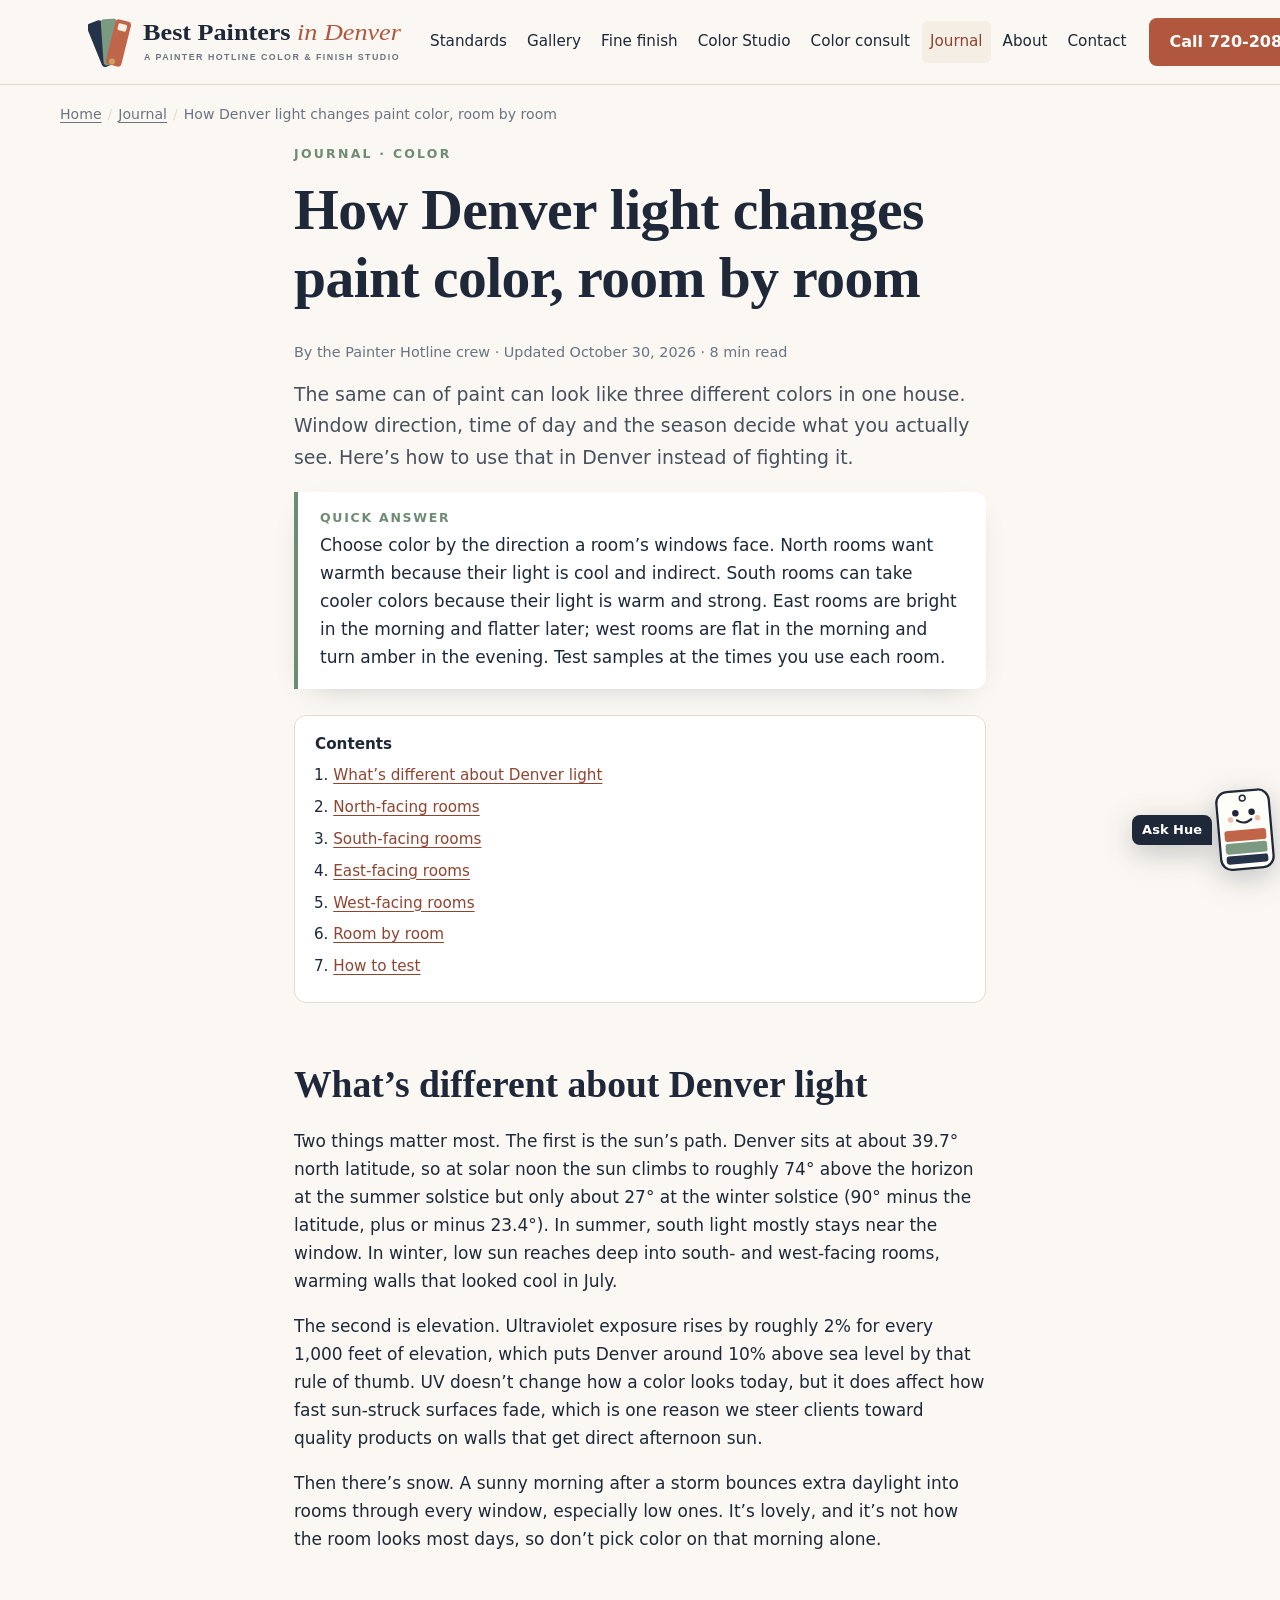
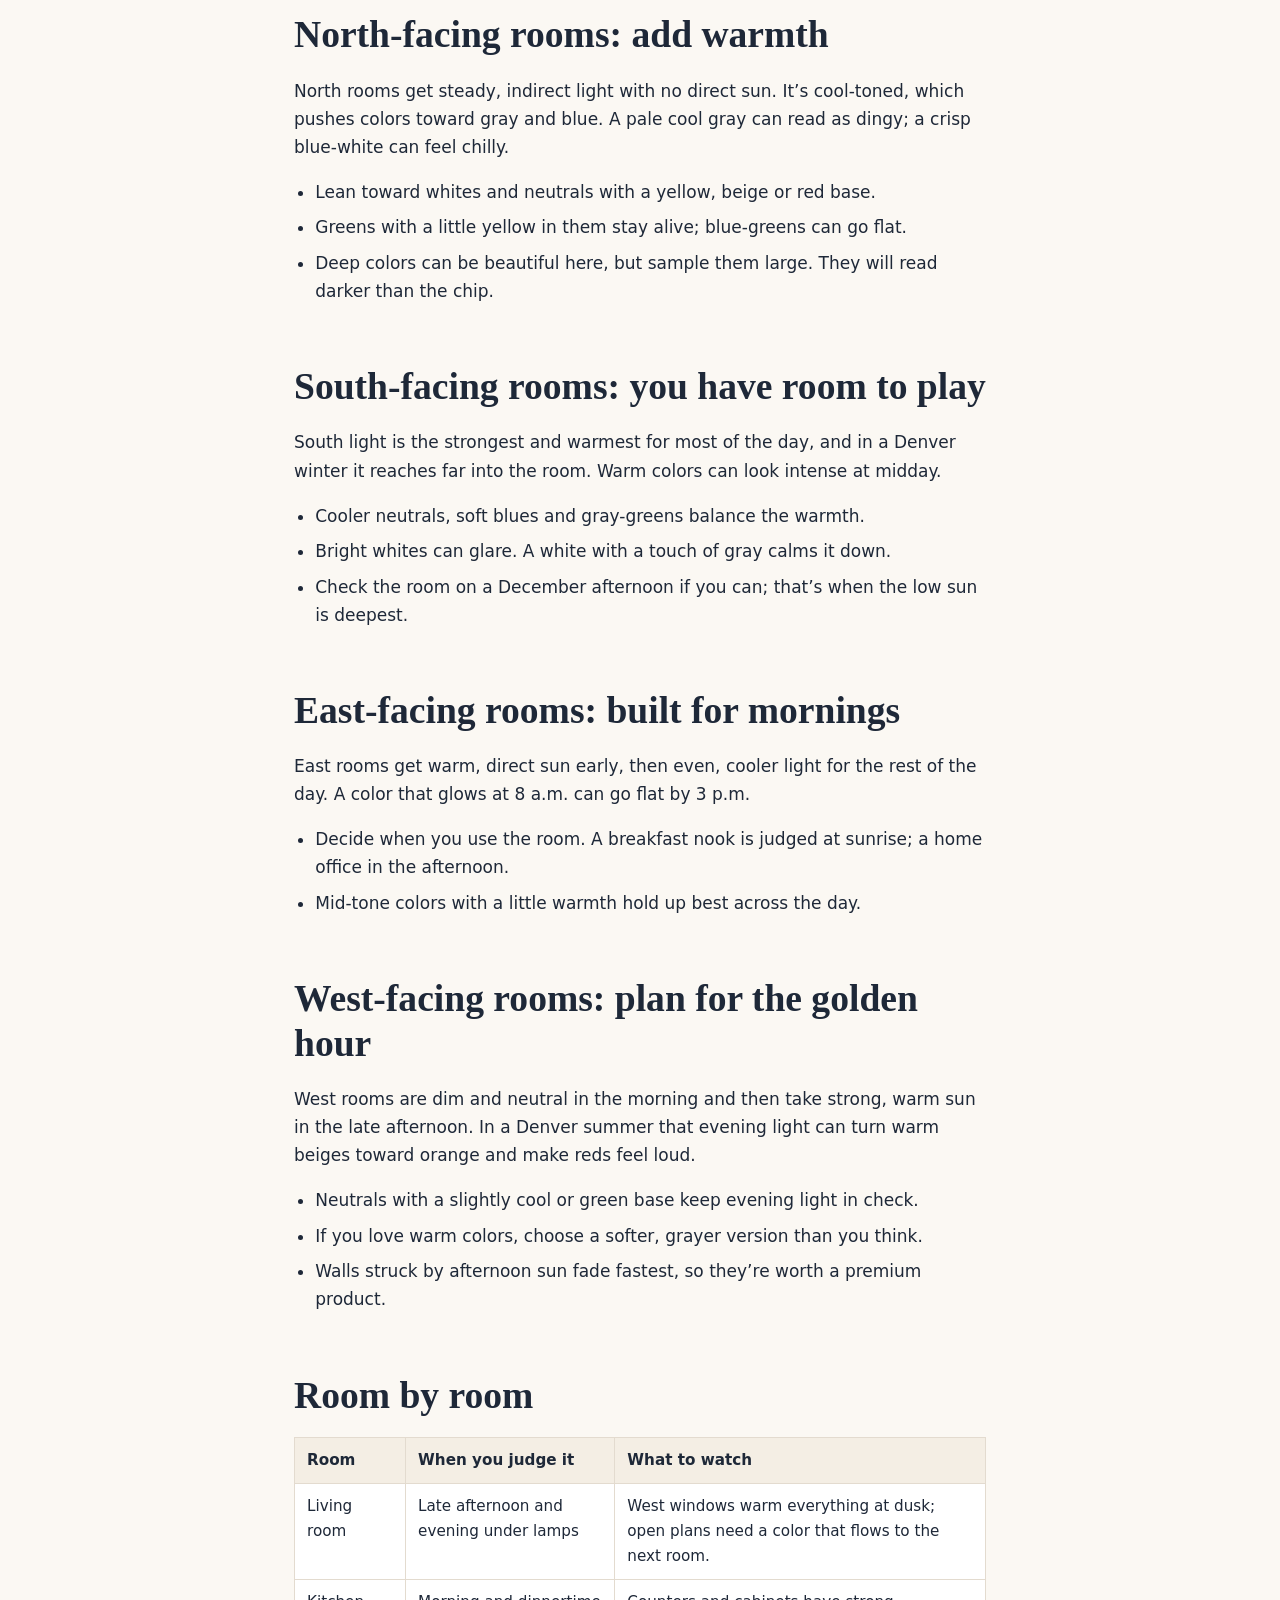
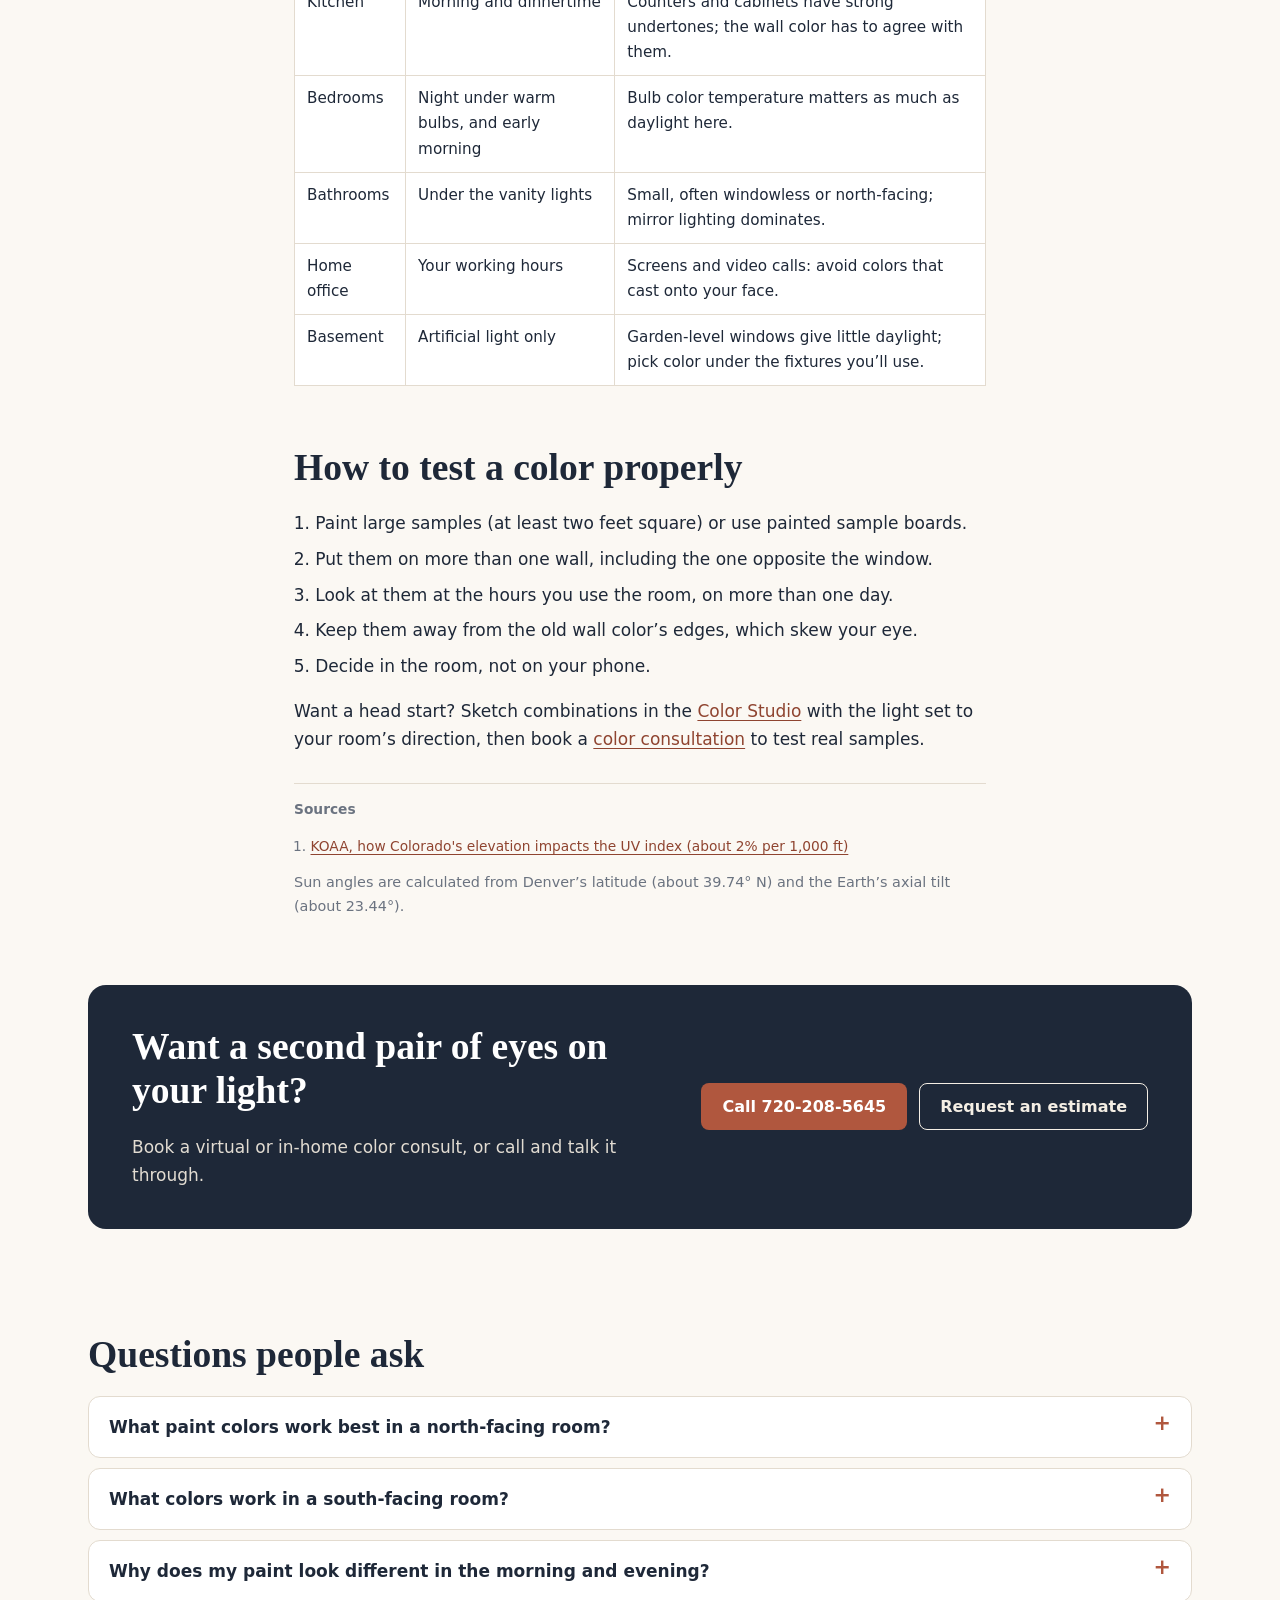
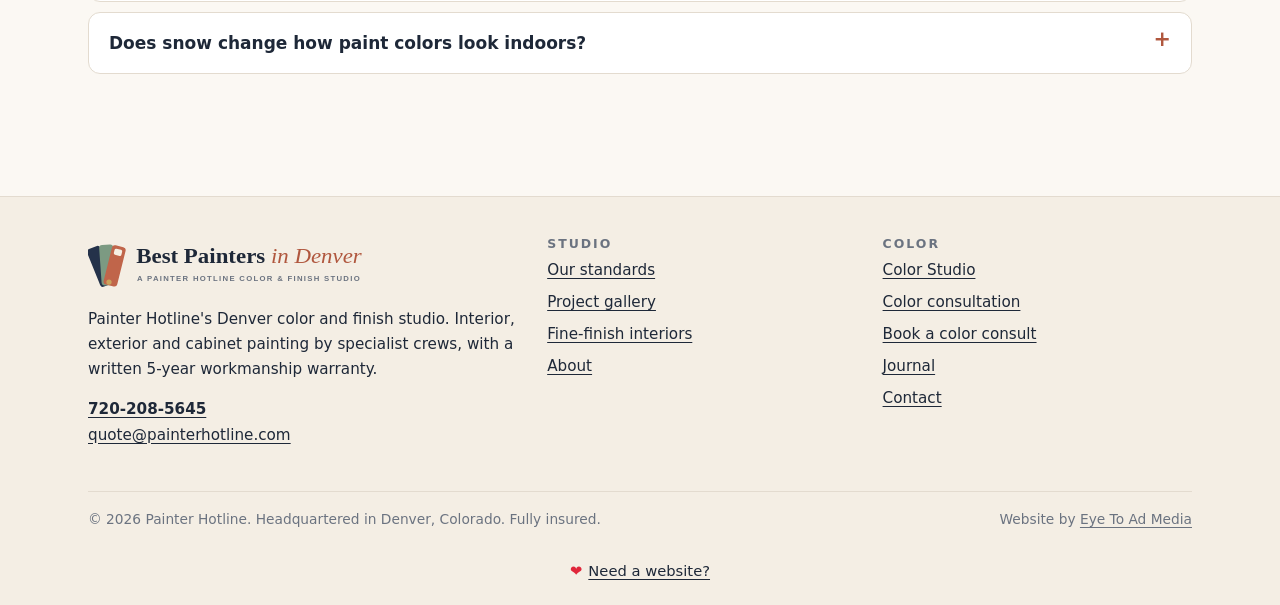
<file: journal/denver-light-room-color-guide/index.html>
<!doctype html>
<html lang="en">
<head>
<meta charset="utf-8">
<meta name="viewport" content="width=device-width,initial-scale=1">
<title>How Denver Light Changes Paint Color, Room by Room</title>
<meta name="description" content="How window direction, Denver&#x27;s sun angle, altitude and snow change paint color: north, south, east and west rooms, room-by-room tips, and how to test samples.">
<meta name="robots" content="index,follow">
<link rel="canonical" href="https://www.bestpaintersindenver.com/journal/denver-light-room-color-guide/">
<link rel="icon" href="/favicon.svg?v=3" type="image/svg+xml">
<link rel="icon" href="/favicon.ico?v=3" sizes="any">
<link rel="icon" href="/favicon-48.png?v=3" type="image/png" sizes="48x48">
<link rel="icon" href="/favicon-96.png?v=3" type="image/png" sizes="96x96">
<link rel="apple-touch-icon" href="/apple-touch-icon.png?v=3" sizes="180x180">
<meta name="theme-color" content="#4FD8FF">
<meta property="og:type" content="article">
<meta property="og:site_name" content="Best Painters in Denver">
<meta property="og:title" content="How Denver Light Changes Paint Color, Room by Room">
<meta property="og:description" content="How window direction, Denver&#x27;s sun angle, altitude and snow change paint color: north, south, east and west rooms, room-by-room tips, and how to test samples.">
<meta property="og:url" content="https://www.bestpaintersindenver.com/journal/denver-light-room-color-guide/">
<meta property="og:image" content="https://www.bestpaintersindenver.com/images/og-best-painters-denver.jpg">
<meta property="og:image:width" content="1200">
<meta property="og:image:height" content="630">
<meta name="twitter:card" content="summary_large_image">
<meta name="geo.region" content="US-CO">
<meta name="geo.placename" content="Denver">

<link rel="stylesheet" href="/assets/site.css">

<script type="application/ld+json">{"@context":"https://schema.org","@graph":[{"@type":["HousePainter","LocalBusiness"],"@id":"https://www.bestpaintersindenver.com/#painterhotline","name":"Painter Hotline","alternateName":"Best Painters in Denver (Painter Hotline)","url":"https://www.bestpaintersindenver.com/","telephone":"+17202085645","email":"quote@painterhotline.com","logo":"https://www.bestpaintersindenver.com/images/brand/logo.png","image":"https://www.bestpaintersindenver.com/images/og-best-painters-denver.jpg","address":{"@type":"PostalAddress","addressLocality":"Denver","addressRegion":"CO","addressCountry":"US"},"areaServed":[{"@type":"City","name":"Denver"},{"@type":"AdministrativeArea","name":"Denver metro area, Colorado"}],"sameAs":["https://painterhotline.com/"],"knowsAbout":["interior painting","exterior painting","paint color consultation","surface preparation","primer selection","cabinet refinishing"],"slogan":"Best is a standard, not a badge.","hasOfferCatalog":{"@type":"OfferCatalog","name":"Painting and color services","itemListElement":[{"@type":"Offer","itemOffered":{"@type":"Service","name":"Paint color consultation","url":"https://www.bestpaintersindenver.com/color-consultation/"}},{"@type":"Offer","itemOffered":{"@type":"Service","name":"Fine-finish interior painting","url":"https://www.bestpaintersindenver.com/fine-finish-interior-painting/"}}]}},{"@type":"WebSite","@id":"https://www.bestpaintersindenver.com/#site","url":"https://www.bestpaintersindenver.com/","name":"Best Painters in Denver","publisher":{"@id":"https://www.bestpaintersindenver.com/#painterhotline"},"inLanguage":"en-US"},{"@type":"WebPage","@id":"https://www.bestpaintersindenver.com/journal/denver-light-room-color-guide/#page","url":"https://www.bestpaintersindenver.com/journal/denver-light-room-color-guide/","name":"How Denver Light Changes Paint Color, Room by Room","description":"How window direction, Denver's sun angle, altitude and snow change paint color: north, south, east and west rooms, room-by-room tips, and how to test samples.","isPartOf":{"@id":"https://www.bestpaintersindenver.com/#site"},"about":{"@id":"https://www.bestpaintersindenver.com/#painterhotline"},"inLanguage":"en-US","dateModified":"2026-10-30","speakable":{"@type":"SpeakableSpecification","cssSelector":["h1",".lede",".answer"]},"breadcrumb":{"@id":"https://www.bestpaintersindenver.com/journal/denver-light-room-color-guide/#crumbs"}},{"@type":"BreadcrumbList","@id":"https://www.bestpaintersindenver.com/journal/denver-light-room-color-guide/#crumbs","itemListElement":[{"@type":"ListItem","position":1,"name":"Home","item":"https://www.bestpaintersindenver.com/"},{"@type":"ListItem","position":2,"name":"Journal","item":"https://www.bestpaintersindenver.com/journal/"},{"@type":"ListItem","position":3,"name":"How Denver light changes paint color, room by room","item":"https://www.bestpaintersindenver.com/journal/denver-light-room-color-guide/"}]},{"@type":"FAQPage","@id":"https://www.bestpaintersindenver.com/journal/denver-light-room-color-guide/#faq","mainEntity":[{"@type":"Question","name":"What paint colors work best in a north-facing room?","acceptedAnswer":{"@type":"Answer","text":"Colors with a little warmth: warm whites, creamy neutrals, greiges with a beige base, and warm greens. North light is cool and indirect, so cool grays and icy blues tend to look darker and colder than the chip."}},{"@type":"Question","name":"What colors work in a south-facing room?","acceptedAnswer":{"@type":"Answer","text":"Almost anything, because south light is strong and warm for much of the day. Cooler colors such as soft blues, gray-greens and crisp whites balance the warmth; very warm yellows can look intense at midday."}},{"@type":"Question","name":"Why does my paint look different in the morning and evening?","acceptedAnswer":{"@type":"Answer","text":"East rooms get warm direct sun in the morning and indirect light later; west rooms do the opposite and turn amber at sunset. The paint doesn't change, the light hitting it does."}},{"@type":"Question","name":"Does snow change how paint colors look indoors?","acceptedAnswer":{"@type":"Answer","text":"Snow on the ground reflects daylight back into rooms, so on bright snowy days rooms can look brighter and slightly cooler. Look at your samples on an ordinary day too, not just after a storm."}}]},{"@type":"Article","@id":"https://www.bestpaintersindenver.com/journal/denver-light-room-color-guide/#article","headline":"How Denver light changes paint color, room by room","description":"How window direction, Denver's sun angle, altitude and snow change paint color: north, south, east and west rooms, room-by-room tips, and how to test samples.","datePublished":"2026-10-30","dateModified":"2026-10-30","mainEntityOfPage":{"@id":"https://www.bestpaintersindenver.com/journal/denver-light-room-color-guide/#page"},"author":{"@type":"Organization","name":"Painter Hotline crew","url":"https://www.bestpaintersindenver.com/about/"},"publisher":{"@id":"https://www.bestpaintersindenver.com/#painterhotline"},"image":"https://www.bestpaintersindenver.com/images/sage-walls-clean-ceiling-line.webp","articleSection":"Journal","keywords":"paint colors north facing room, south facing room colors, denver light paint color"}]}</script>
</head>
<body>
<a class="skip" href="#main">Skip to content</a>
<header class="top">
<div class="wrap">
<a class="brand" href="/" aria-label="Best Painters in Denver home"><img src="/images/brand/logo.svg" width="320" height="64" alt="Best Painters in Denver, a Painter Hotline color and finish studio"></a>
<nav class="nav" aria-label="Main"><ul><li><a href="/our-standards/">Standards</a></li><li><a href="/project-gallery/">Gallery</a></li><li><a href="/fine-finish-interior-painting/">Fine finish</a></li><li><a href="/color-studio/">Color Studio</a></li><li><a href="/color-consultation/">Color consult</a></li><li><a href="/journal/" aria-current="page">Journal</a></li><li><a href="/about/">About</a></li><li><a href="/contact/">Contact</a></li></ul></nav>
<a class="btn btn-clay callbtn" href="tel:+17202085645">Call 720-208-5645</a>
<button class="ham" type="button" aria-label="Open menu" aria-expanded="false" aria-controls="tray"><span></span></button>
</div>
<nav class="tray" id="tray" aria-label="Mobile"><ul><li><a href="/our-standards/">Standards</a></li><li><a href="/project-gallery/">Gallery</a></li><li><a href="/fine-finish-interior-painting/">Fine finish</a></li><li><a href="/color-studio/">Color Studio</a></li><li><a href="/color-consultation/">Color consult</a></li><li><a href="/journal/">Journal</a></li><li><a href="/about/">About</a></li><li><a href="/contact/">Contact</a></li><li><a class="btn btn-clay" href="tel:+17202085645">Call or text 720-208-5645</a></li></ul></nav>
</header>
<nav class="crumbs wrap" aria-label="Breadcrumb"><ol><li><a href="/">Home</a></li><li><a href="/journal/">Journal</a></li><li aria-current="page">How Denver light changes paint color, room by room</li></ol></nav>
<main id="main">

<article class="wrap prose" style="padding-top:20px">
<p class="eyebrow">Journal · Color</p>
<h1>How Denver light changes paint color, room by room</h1>
<p class="meta">By the Painter Hotline crew · Updated October 30, 2026 · 8 min read</p>
<p class="lede">The same can of paint can look like three different colors in one house. Window direction, time of day and the season decide what you actually see. Here&rsquo;s how to use that in Denver instead of fighting it.</p>
<div class="answer"><strong>Quick answer</strong>Choose color by the direction a room&rsquo;s windows face. North rooms want warmth because their light is cool and indirect. South rooms can take cooler colors because their light is warm and strong. East rooms are bright in the morning and flatter later; west rooms are flat in the morning and turn amber in the evening. Test samples at the times you use each room.</div>
<nav class="toc" aria-label="Contents"><b>Contents</b><ol><li><a href="#denver">What&rsquo;s different about Denver light</a></li><li><a href="#north">North-facing rooms</a></li><li><a href="#south">South-facing rooms</a></li><li><a href="#east">East-facing rooms</a></li><li><a href="#west">West-facing rooms</a></li><li><a href="#rooms">Room by room</a></li><li><a href="#test">How to test</a></li></ol></nav>
<h2 id="denver">What&rsquo;s different about Denver light</h2>
<p>Two things matter most. The first is the sun&rsquo;s path. Denver sits at about 39.7&deg; north latitude, so at solar noon the sun climbs to roughly 74&deg; above the horizon at the summer solstice but only about 27&deg; at the winter solstice (90&deg; minus the latitude, plus or minus 23.4&deg;). In summer, south light mostly stays near the window. In winter, low sun reaches deep into south- and west-facing rooms, warming walls that looked cool in July.</p>
<p>The second is elevation. Ultraviolet exposure rises by roughly 2% for every 1,000 feet of elevation, which puts Denver around 10% above sea level by that rule of thumb. UV doesn&rsquo;t change how a color looks today, but it does affect how fast sun-struck surfaces fade, which is one reason we steer clients toward quality products on walls that get direct afternoon sun.</p>
<p>Then there&rsquo;s snow. A sunny morning after a storm bounces extra daylight into rooms through every window, especially low ones. It&rsquo;s lovely, and it&rsquo;s not how the room looks most days, so don&rsquo;t pick color on that morning alone.</p>
<h2 id="north">North-facing rooms: add warmth</h2>
<p>North rooms get steady, indirect light with no direct sun. It&rsquo;s cool-toned, which pushes colors toward gray and blue. A pale cool gray can read as dingy; a crisp blue-white can feel chilly.</p>
<ul><li>Lean toward whites and neutrals with a yellow, beige or red base.</li><li>Greens with a little yellow in them stay alive; blue-greens can go flat.</li><li>Deep colors can be beautiful here, but sample them large. They will read darker than the chip.</li></ul>
<h2 id="south">South-facing rooms: you have room to play</h2>
<p>South light is the strongest and warmest for most of the day, and in a Denver winter it reaches far into the room. Warm colors can look intense at midday.</p>
<ul><li>Cooler neutrals, soft blues and gray-greens balance the warmth.</li><li>Bright whites can glare. A white with a touch of gray calms it down.</li><li>Check the room on a December afternoon if you can; that&rsquo;s when the low sun is deepest.</li></ul>
<h2 id="east">East-facing rooms: built for mornings</h2>
<p>East rooms get warm, direct sun early, then even, cooler light for the rest of the day. A color that glows at 8 a.m. can go flat by 3 p.m.</p>
<ul><li>Decide when you use the room. A breakfast nook is judged at sunrise; a home office in the afternoon.</li><li>Mid-tone colors with a little warmth hold up best across the day.</li></ul>
<h2 id="west">West-facing rooms: plan for the golden hour</h2>
<p>West rooms are dim and neutral in the morning and then take strong, warm sun in the late afternoon. In a Denver summer that evening light can turn warm beiges toward orange and make reds feel loud.</p>
<ul><li>Neutrals with a slightly cool or green base keep evening light in check.</li><li>If you love warm colors, choose a softer, grayer version than you think.</li><li>Walls struck by afternoon sun fade fastest, so they&rsquo;re worth a premium product.</li></ul>
<h2 id="rooms">Room by room</h2>
<div class="tscroll"><table class="t"><thead><tr><th>Room</th><th>When you judge it</th><th>What to watch</th></tr></thead><tbody>
<tr><td>Living room</td><td>Late afternoon and evening under lamps</td><td>West windows warm everything at dusk; open plans need a color that flows to the next room.</td></tr>
<tr><td>Kitchen</td><td>Morning and dinnertime</td><td>Counters and cabinets have strong undertones; the wall color has to agree with them.</td></tr>
<tr><td>Bedrooms</td><td>Night under warm bulbs, and early morning</td><td>Bulb color temperature matters as much as daylight here.</td></tr>
<tr><td>Bathrooms</td><td>Under the vanity lights</td><td>Small, often windowless or north-facing; mirror lighting dominates.</td></tr>
<tr><td>Home office</td><td>Your working hours</td><td>Screens and video calls: avoid colors that cast onto your face.</td></tr>
<tr><td>Basement</td><td>Artificial light only</td><td>Garden-level windows give little daylight; pick color under the fixtures you&rsquo;ll use.</td></tr>
</tbody></table></div>
<h2 id="test">How to test a color properly</h2>
<ol><li>Paint large samples (at least two feet square) or use painted sample boards.</li><li>Put them on more than one wall, including the one opposite the window.</li><li>Look at them at the hours you use the room, on more than one day.</li><li>Keep them away from the old wall color&rsquo;s edges, which skew your eye.</li><li>Decide in the room, not on your phone.</li></ol>
<p>Want a head start? Sketch combinations in the <a href="/color-studio/">Color Studio</a> with the light set to your room&rsquo;s direction, then book a <a href="/color-consultation/">color consultation</a> to test real samples.</p>
<div class="src"><b>Sources</b><ol><li><a href="https://www.koaa.com/weather/weather-science/how-colorados-elevation-impacts-the-uv-index" rel="noopener">KOAA, how Colorado's elevation impacts the UV index (about 2% per 1,000 ft)</a></li></ol></div>
<p class="note">Sun angles are calculated from Denver&rsquo;s latitude (about 39.74&deg; N) and the Earth&rsquo;s axial tilt (about 23.44&deg;).</p>
</article>
<section><div class="wrap"><div class="cta"><div><h2>Want a second pair of eyes on your light?</h2><p>Book a virtual or in-home color consult, or call and talk it through.</p></div><div class="btns" style="margin:0"><a class="btn btn-clay" href="tel:+17202085645">Call 720-208-5645</a><a class="btn btn-line" href="/contact/">Request an estimate</a></div></div></div></section>

<section class="faq-sec"><div class="wrap"><h2 id="questions">Questions people ask</h2><div class="faq"><details><summary>What paint colors work best in a north-facing room?</summary><div class="a"><p>Colors with a little warmth: warm whites, creamy neutrals, greiges with a beige base, and warm greens. North light is cool and indirect, so cool grays and icy blues tend to look darker and colder than the chip.</p></div></details><details><summary>What colors work in a south-facing room?</summary><div class="a"><p>Almost anything, because south light is strong and warm for much of the day. Cooler colors such as soft blues, gray-greens and crisp whites balance the warmth; very warm yellows can look intense at midday.</p></div></details><details><summary>Why does my paint look different in the morning and evening?</summary><div class="a"><p>East rooms get warm direct sun in the morning and indirect light later; west rooms do the opposite and turn amber at sunset. The paint doesn't change, the light hitting it does.</p></div></details><details><summary>Does snow change how paint colors look indoors?</summary><div class="a"><p>Snow on the ground reflects daylight back into rooms, so on bright snowy days rooms can look brighter and slightly cooler. Look at your samples on an ordinary day too, not just after a storm.</p></div></details></div></div></section>
</main>
<footer class="foot">
<div class="wrap">
<div class="cols">
<div><img class="flogo" src="/images/brand/logo.svg" width="280" height="56" alt="Best Painters in Denver logo" loading="lazy">
<p style="margin-top:14px">Painter Hotline's Denver color and finish studio. Interior, exterior and cabinet painting by specialist crews, with a written 5-year workmanship warranty.</p>
<p><a href="tel:+17202085645"><b>720-208-5645</b></a><br><span data-mu="cXVvdGU=" data-md="cGFpbnRlcmhvdGxpbmUuY29t">quote [at] painterhotline [dot] com</span></p></div>
<div><h4>Studio</h4><ul><li><a href="/our-standards/">Our standards</a></li><li><a href="/project-gallery/">Project gallery</a></li><li><a href="/fine-finish-interior-painting/">Fine-finish interiors</a></li><li><a href="/about/">About</a></li></ul></div>
<div><h4>Color</h4><ul><li><a href="/color-studio/">Color Studio</a></li><li><a href="/color-consultation/">Color consultation</a></li><li><a href="/book-a-color-consult/">Book a color consult</a></li><li><a href="/journal/">Journal</a></li><li><a href="/contact/">Contact</a></li></ul></div>
</div>
<div class="foot-end"><span>&copy; 2026 Painter Hotline. Headquartered in Denver, Colorado. Fully insured.</span><span>Website by <a href="https://eyetoad.com/" rel="noopener">Eye To Ad Media</a></span></div>
</div>
<div class="heartline"><span class="hb" aria-hidden="true">&#10084;</span><a href="https://eyetoad.com/" rel="noopener">Need a website?</a></div>
</footer>
<div class="mbar"><a class="btn btn-clay" href="tel:+17202085645">Call 720-208-5645</a><a class="btn btn-line" href="/contact/">Get an estimate</a></div>
<script src="/assets/site.js" defer></script>
<script src="/assets/hue.js" defer></script>

</body>
</html>
</file>
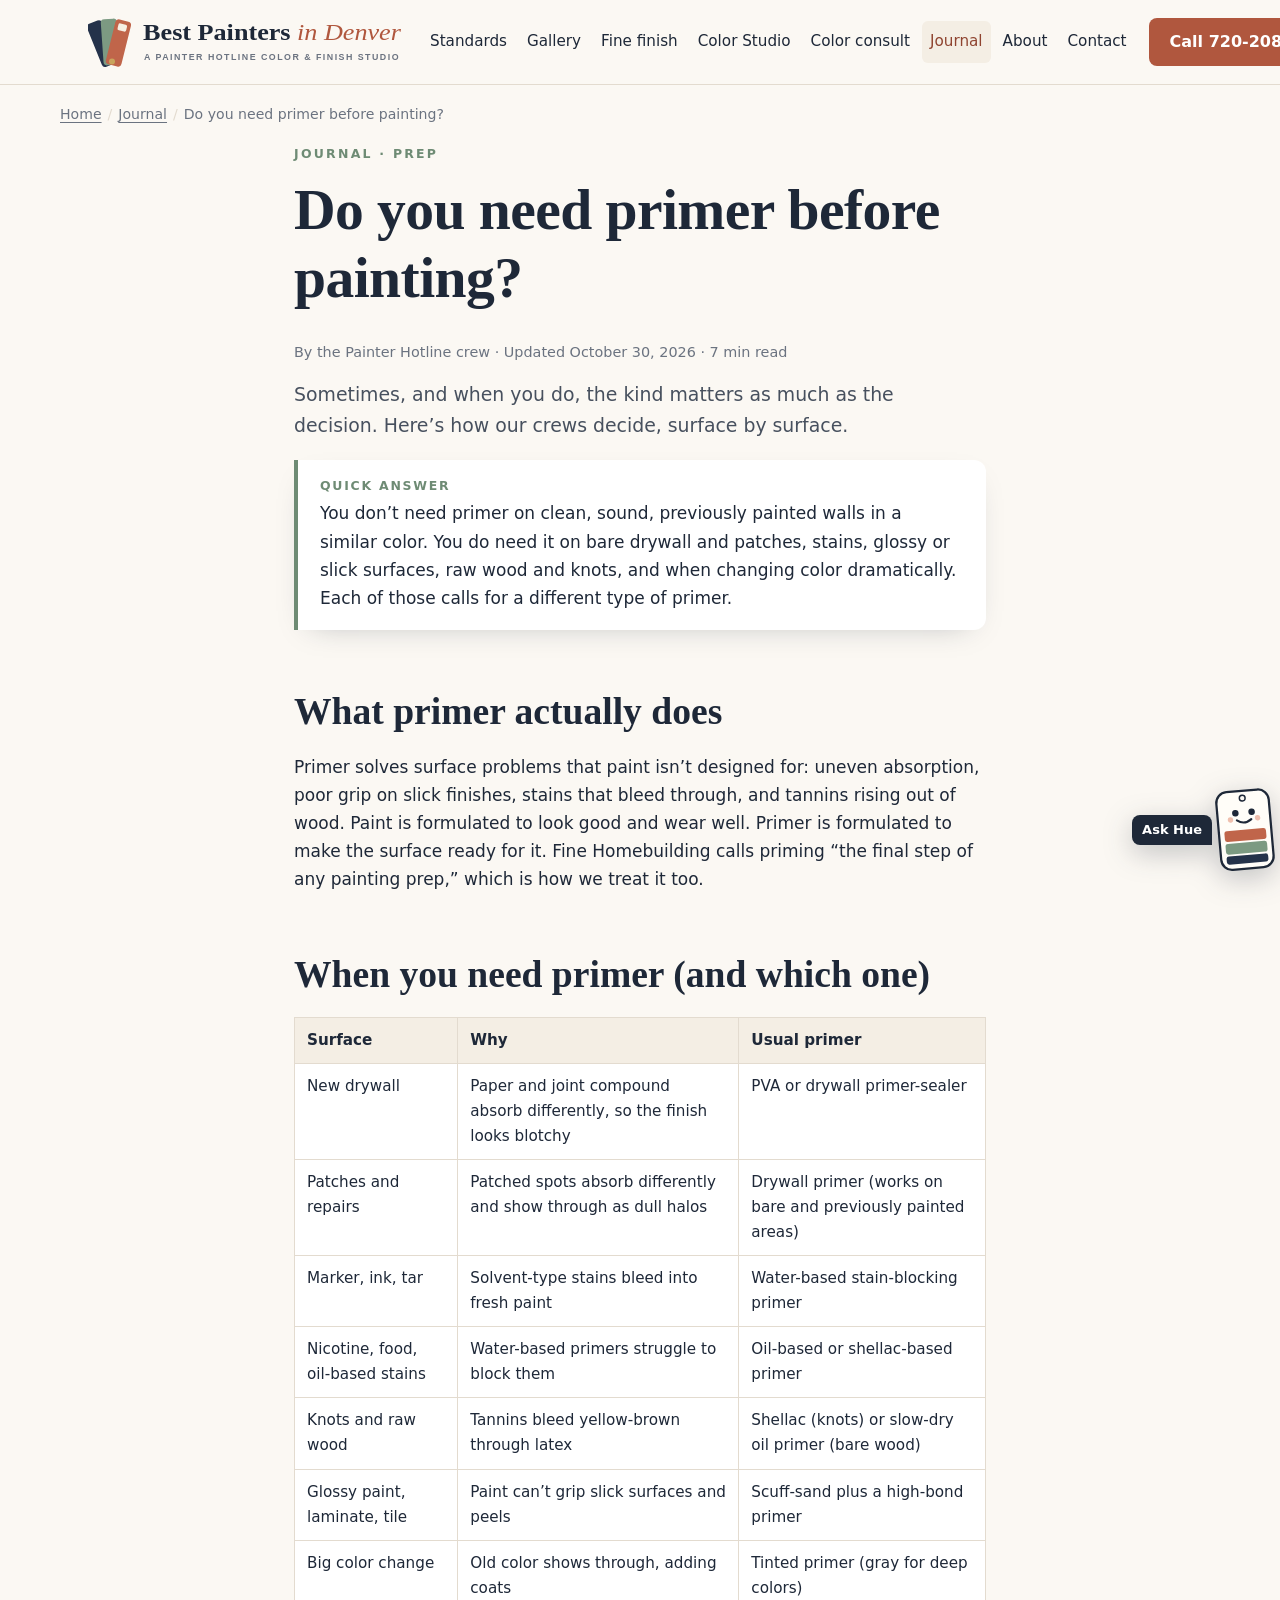
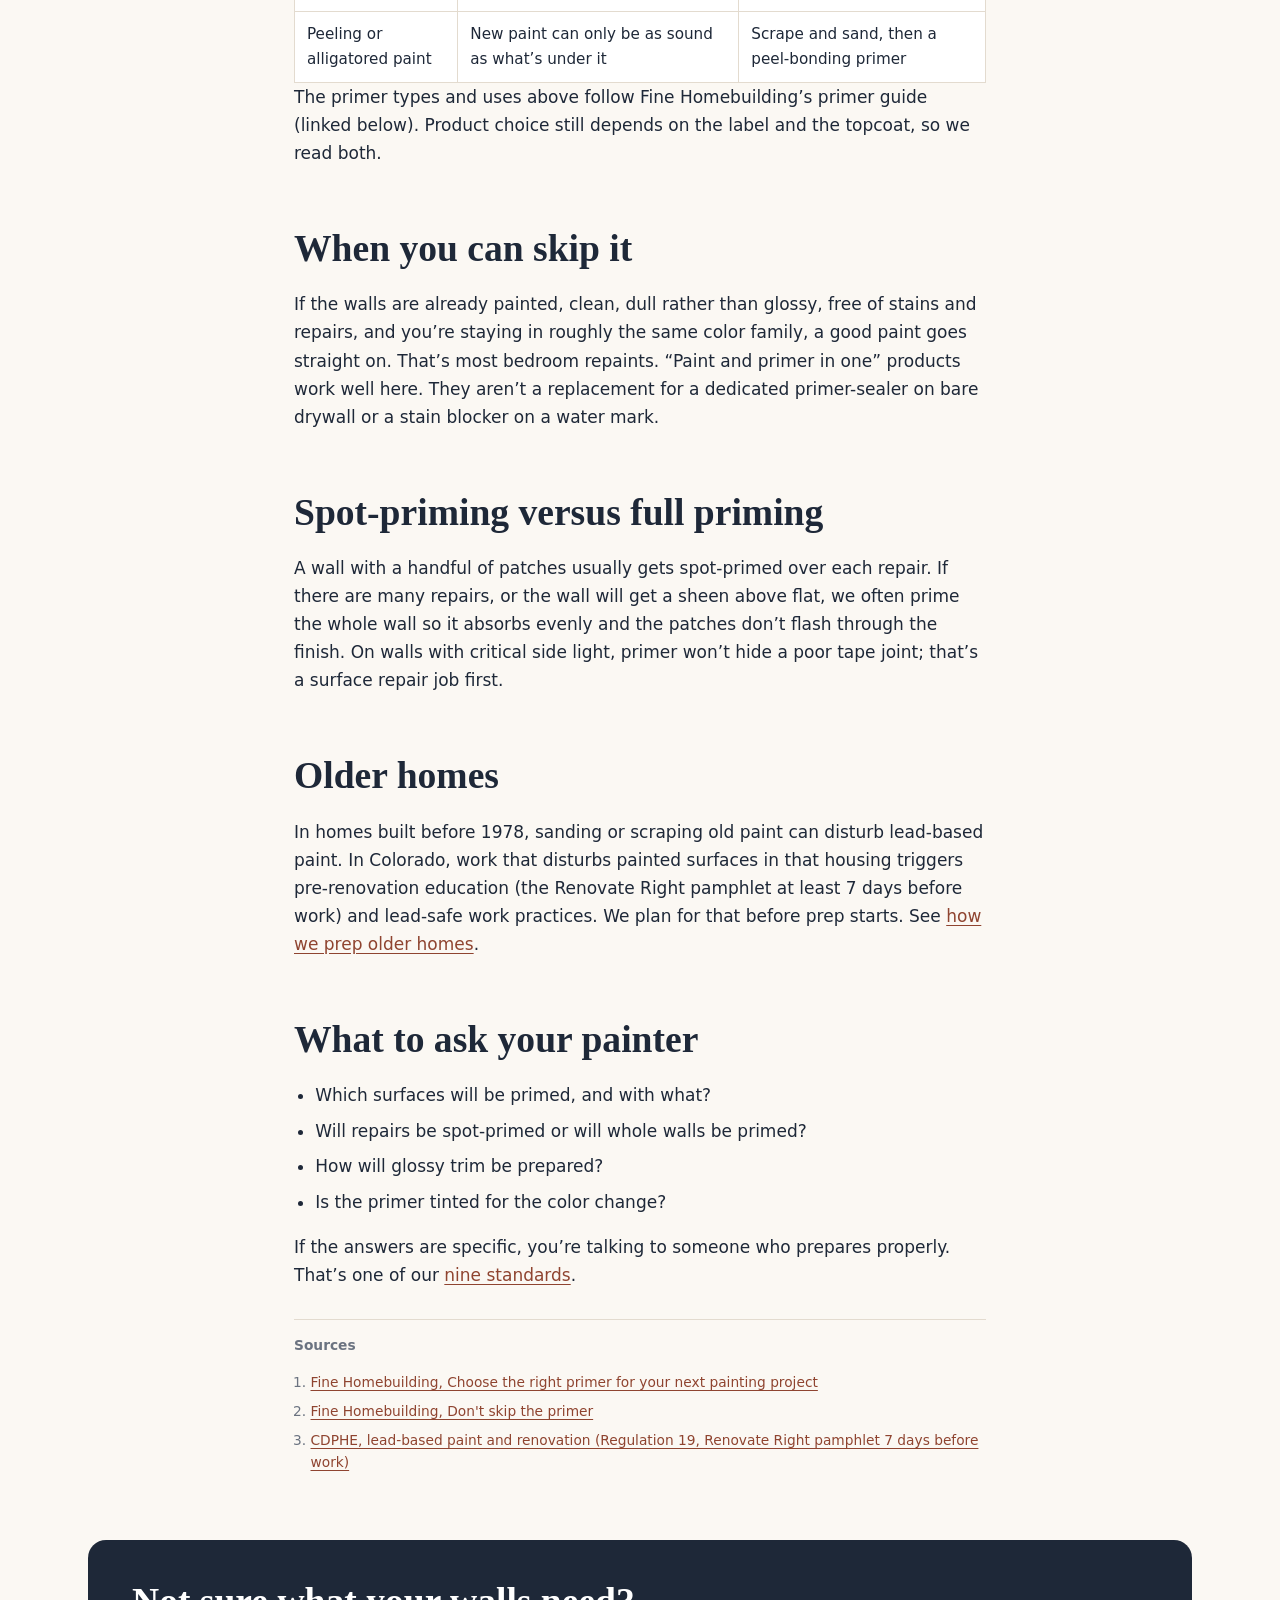
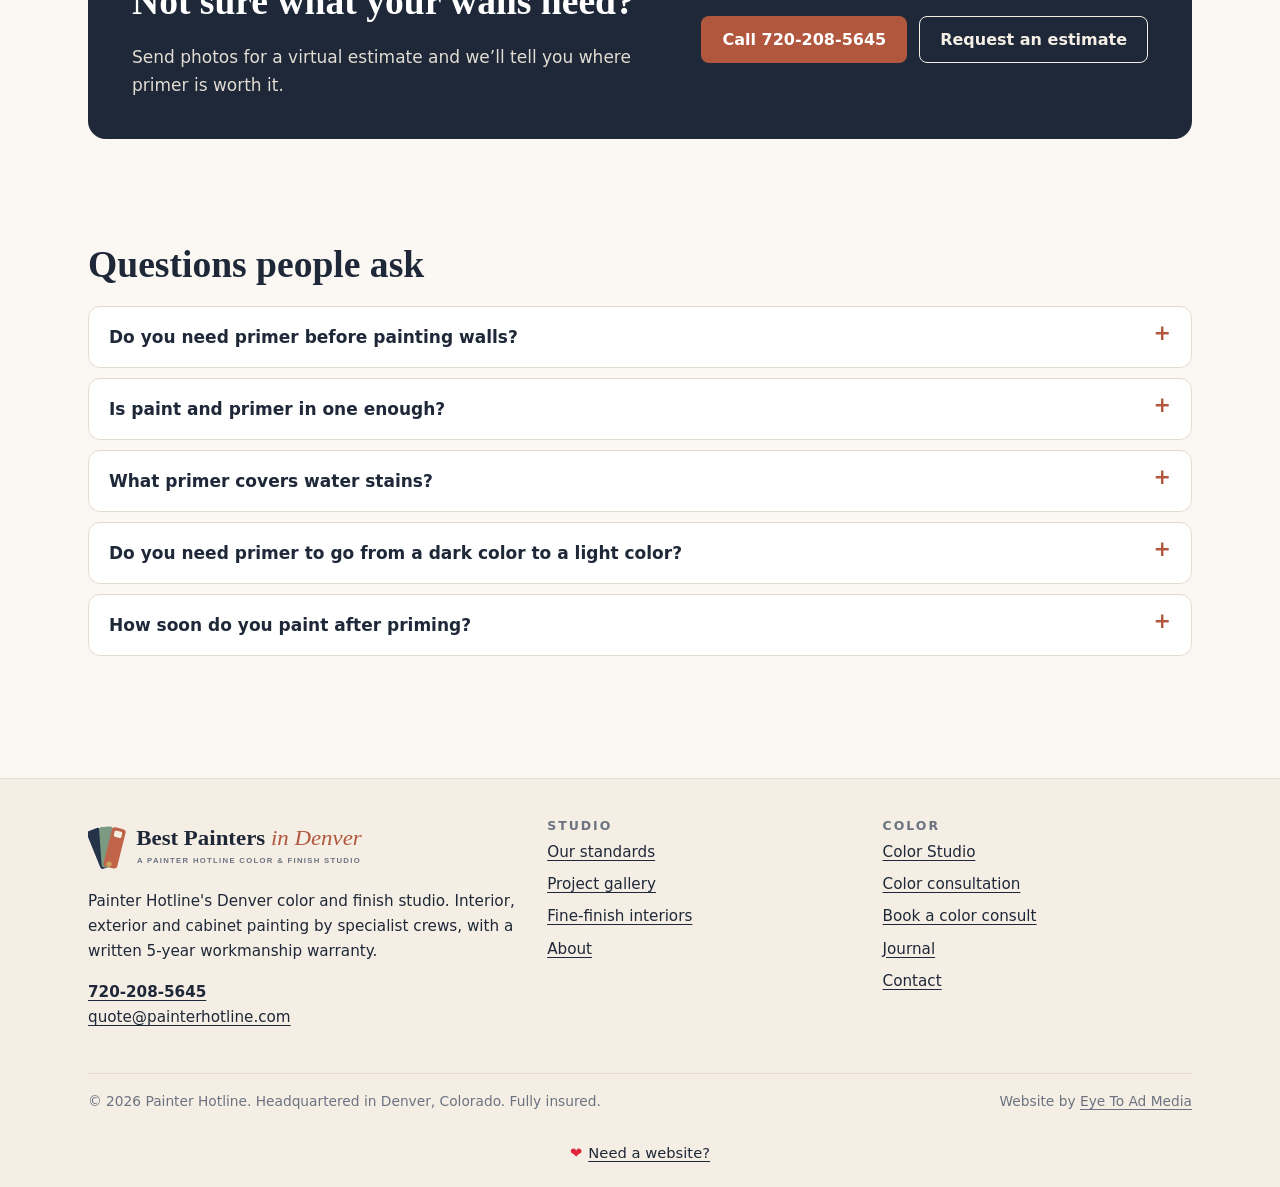
<file: journal/do-you-need-primer-before-painting/index.html>
<!doctype html>
<html lang="en">
<head>
<meta charset="utf-8">
<meta name="viewport" content="width=device-width,initial-scale=1">
<title>Do You Need Primer Before Painting? When Pros Prime</title>
<meta name="description" content="When you need primer before painting and which kind: new drywall, patches, stains, knots, glossy trim, color changes. When you can skip it. From Painter Hotline&#x27;s crews.">
<meta name="robots" content="index,follow">
<link rel="canonical" href="https://www.bestpaintersindenver.com/journal/do-you-need-primer-before-painting/">
<link rel="icon" href="/favicon.svg?v=3" type="image/svg+xml">
<link rel="icon" href="/favicon.ico?v=3" sizes="any">
<link rel="icon" href="/favicon-48.png?v=3" type="image/png" sizes="48x48">
<link rel="icon" href="/favicon-96.png?v=3" type="image/png" sizes="96x96">
<link rel="apple-touch-icon" href="/apple-touch-icon.png?v=3" sizes="180x180">
<meta name="theme-color" content="#4FD8FF">
<meta property="og:type" content="article">
<meta property="og:site_name" content="Best Painters in Denver">
<meta property="og:title" content="Do You Need Primer Before Painting? When Pros Prime">
<meta property="og:description" content="When you need primer before painting and which kind: new drywall, patches, stains, knots, glossy trim, color changes. When you can skip it. From Painter Hotline&#x27;s crews.">
<meta property="og:url" content="https://www.bestpaintersindenver.com/journal/do-you-need-primer-before-painting/">
<meta property="og:image" content="https://www.bestpaintersindenver.com/images/og-best-painters-denver.jpg">
<meta property="og:image:width" content="1200">
<meta property="og:image:height" content="630">
<meta name="twitter:card" content="summary_large_image">
<meta name="geo.region" content="US-CO">
<meta name="geo.placename" content="Denver">

<link rel="stylesheet" href="/assets/site.css">

<script type="application/ld+json">{"@context":"https://schema.org","@graph":[{"@type":["HousePainter","LocalBusiness"],"@id":"https://www.bestpaintersindenver.com/#painterhotline","name":"Painter Hotline","alternateName":"Best Painters in Denver (Painter Hotline)","url":"https://www.bestpaintersindenver.com/","telephone":"+17202085645","email":"quote@painterhotline.com","logo":"https://www.bestpaintersindenver.com/images/brand/logo.png","image":"https://www.bestpaintersindenver.com/images/og-best-painters-denver.jpg","address":{"@type":"PostalAddress","addressLocality":"Denver","addressRegion":"CO","addressCountry":"US"},"areaServed":[{"@type":"City","name":"Denver"},{"@type":"AdministrativeArea","name":"Denver metro area, Colorado"}],"sameAs":["https://painterhotline.com/"],"knowsAbout":["interior painting","exterior painting","paint color consultation","surface preparation","primer selection","cabinet refinishing"],"slogan":"Best is a standard, not a badge.","hasOfferCatalog":{"@type":"OfferCatalog","name":"Painting and color services","itemListElement":[{"@type":"Offer","itemOffered":{"@type":"Service","name":"Paint color consultation","url":"https://www.bestpaintersindenver.com/color-consultation/"}},{"@type":"Offer","itemOffered":{"@type":"Service","name":"Fine-finish interior painting","url":"https://www.bestpaintersindenver.com/fine-finish-interior-painting/"}}]}},{"@type":"WebSite","@id":"https://www.bestpaintersindenver.com/#site","url":"https://www.bestpaintersindenver.com/","name":"Best Painters in Denver","publisher":{"@id":"https://www.bestpaintersindenver.com/#painterhotline"},"inLanguage":"en-US"},{"@type":"WebPage","@id":"https://www.bestpaintersindenver.com/journal/do-you-need-primer-before-painting/#page","url":"https://www.bestpaintersindenver.com/journal/do-you-need-primer-before-painting/","name":"Do You Need Primer Before Painting? When Pros Prime","description":"When you need primer before painting and which kind: new drywall, patches, stains, knots, glossy trim, color changes. When you can skip it. From Painter Hotline's crews.","isPartOf":{"@id":"https://www.bestpaintersindenver.com/#site"},"about":{"@id":"https://www.bestpaintersindenver.com/#painterhotline"},"inLanguage":"en-US","dateModified":"2026-10-30","speakable":{"@type":"SpeakableSpecification","cssSelector":["h1",".lede",".answer"]},"breadcrumb":{"@id":"https://www.bestpaintersindenver.com/journal/do-you-need-primer-before-painting/#crumbs"}},{"@type":"BreadcrumbList","@id":"https://www.bestpaintersindenver.com/journal/do-you-need-primer-before-painting/#crumbs","itemListElement":[{"@type":"ListItem","position":1,"name":"Home","item":"https://www.bestpaintersindenver.com/"},{"@type":"ListItem","position":2,"name":"Journal","item":"https://www.bestpaintersindenver.com/journal/"},{"@type":"ListItem","position":3,"name":"Do you need primer before painting?","item":"https://www.bestpaintersindenver.com/journal/do-you-need-primer-before-painting/"}]},{"@type":"FAQPage","@id":"https://www.bestpaintersindenver.com/journal/do-you-need-primer-before-painting/#faq","mainEntity":[{"@type":"Question","name":"Do you need primer before painting walls?","acceptedAnswer":{"@type":"Answer","text":"Not always. Clean, sound, previously painted walls in a similar color usually don't need it. You do need primer on bare drywall and patches, stains, glossy or slick surfaces, raw wood, and when making a big color change."}},{"@type":"Question","name":"Is paint and primer in one enough?","acceptedAnswer":{"@type":"Answer","text":"On sound, previously painted walls it often is. It isn't a substitute for a primer-sealer on bare drywall, a stain-blocking primer on water or smoke stains, or a bonding primer on glossy trim."}},{"@type":"Question","name":"What primer covers water stains?","acceptedAnswer":{"@type":"Answer","text":"A stain-blocking primer. Water-based primers handle solvent-type marks such as marker, while oil-based or shellac-based primers are the usual choice for tougher stains such as nicotine, food or oil-based stains. Fix the leak first."}},{"@type":"Question","name":"Do you need primer to go from a dark color to a light color?","acceptedAnswer":{"@type":"Answer","text":"Often yes. A primer evens out the old color so the new one can cover in fewer coats. Going light to dark, a gray-tinted primer helps the deep color cover."}},{"@type":"Question","name":"How soon do you paint after priming?","acceptedAnswer":{"@type":"Answer","text":"Follow the product label for recoat time, and don't leave primer uncoated for long; Fine Homebuilding notes primers should be topcoated within a couple of days."}}]},{"@type":"Article","@id":"https://www.bestpaintersindenver.com/journal/do-you-need-primer-before-painting/#article","headline":"Do you need primer before painting?","description":"When you need primer before painting and which kind: new drywall, patches, stains, knots, glossy trim, color changes. When you can skip it. From Painter Hotline's crews.","datePublished":"2026-10-30","dateModified":"2026-10-30","mainEntityOfPage":{"@id":"https://www.bestpaintersindenver.com/journal/do-you-need-primer-before-painting/#page"},"author":{"@type":"Organization","name":"Painter Hotline crew","url":"https://www.bestpaintersindenver.com/about/"},"publisher":{"@id":"https://www.bestpaintersindenver.com/#painterhotline"},"image":"https://www.bestpaintersindenver.com/images/vaulted-room-wall-prep.webp","articleSection":"Journal","keywords":"do you need primer before painting, when to use primer, types of primer"}]}</script>
</head>
<body>
<a class="skip" href="#main">Skip to content</a>
<header class="top">
<div class="wrap">
<a class="brand" href="/" aria-label="Best Painters in Denver home"><img src="/images/brand/logo.svg" width="320" height="64" alt="Best Painters in Denver, a Painter Hotline color and finish studio"></a>
<nav class="nav" aria-label="Main"><ul><li><a href="/our-standards/">Standards</a></li><li><a href="/project-gallery/">Gallery</a></li><li><a href="/fine-finish-interior-painting/">Fine finish</a></li><li><a href="/color-studio/">Color Studio</a></li><li><a href="/color-consultation/">Color consult</a></li><li><a href="/journal/" aria-current="page">Journal</a></li><li><a href="/about/">About</a></li><li><a href="/contact/">Contact</a></li></ul></nav>
<a class="btn btn-clay callbtn" href="tel:+17202085645">Call 720-208-5645</a>
<button class="ham" type="button" aria-label="Open menu" aria-expanded="false" aria-controls="tray"><span></span></button>
</div>
<nav class="tray" id="tray" aria-label="Mobile"><ul><li><a href="/our-standards/">Standards</a></li><li><a href="/project-gallery/">Gallery</a></li><li><a href="/fine-finish-interior-painting/">Fine finish</a></li><li><a href="/color-studio/">Color Studio</a></li><li><a href="/color-consultation/">Color consult</a></li><li><a href="/journal/">Journal</a></li><li><a href="/about/">About</a></li><li><a href="/contact/">Contact</a></li><li><a class="btn btn-clay" href="tel:+17202085645">Call or text 720-208-5645</a></li></ul></nav>
</header>
<nav class="crumbs wrap" aria-label="Breadcrumb"><ol><li><a href="/">Home</a></li><li><a href="/journal/">Journal</a></li><li aria-current="page">Do you need primer before painting?</li></ol></nav>
<main id="main">

<article class="wrap prose" style="padding-top:20px">
<p class="eyebrow">Journal · Prep</p>
<h1>Do you need primer before painting?</h1>
<p class="meta">By the Painter Hotline crew · Updated October 30, 2026 · 7 min read</p>
<p class="lede">Sometimes, and when you do, the kind matters as much as the decision. Here&rsquo;s how our crews decide, surface by surface.</p>
<div class="answer"><strong>Quick answer</strong>You don&rsquo;t need primer on clean, sound, previously painted walls in a similar color. You do need it on bare drywall and patches, stains, glossy or slick surfaces, raw wood and knots, and when changing color dramatically. Each of those calls for a different type of primer.</div>
<h2>What primer actually does</h2>
<p>Primer solves surface problems that paint isn&rsquo;t designed for: uneven absorption, poor grip on slick finishes, stains that bleed through, and tannins rising out of wood. Paint is formulated to look good and wear well. Primer is formulated to make the surface ready for it. Fine Homebuilding calls priming &ldquo;the final step of any painting prep,&rdquo; which is how we treat it too.</p>
<h2>When you need primer (and which one)</h2>
<div class="tscroll"><table class="t"><thead><tr><th>Surface</th><th>Why</th><th>Usual primer</th></tr></thead><tbody>
<tr><td>New drywall</td><td>Paper and joint compound absorb differently, so the finish looks blotchy</td><td>PVA or drywall primer-sealer</td></tr>
<tr><td>Patches and repairs</td><td>Patched spots absorb differently and show through as dull halos</td><td>Drywall primer (works on bare and previously painted areas)</td></tr>
<tr><td>Marker, ink, tar</td><td>Solvent-type stains bleed into fresh paint</td><td>Water-based stain-blocking primer</td></tr>
<tr><td>Nicotine, food, oil-based stains</td><td>Water-based primers struggle to block them</td><td>Oil-based or shellac-based primer</td></tr>
<tr><td>Knots and raw wood</td><td>Tannins bleed yellow-brown through latex</td><td>Shellac (knots) or slow-dry oil primer (bare wood)</td></tr>
<tr><td>Glossy paint, laminate, tile</td><td>Paint can&rsquo;t grip slick surfaces and peels</td><td>Scuff-sand plus a high-bond primer</td></tr>
<tr><td>Big color change</td><td>Old color shows through, adding coats</td><td>Tinted primer (gray for deep colors)</td></tr>
<tr><td>Peeling or alligatored paint</td><td>New paint can only be as sound as what&rsquo;s under it</td><td>Scrape and sand, then a peel-bonding primer</td></tr>
</tbody></table></div>
<p>The primer types and uses above follow Fine Homebuilding&rsquo;s primer guide (linked below). Product choice still depends on the label and the topcoat, so we read both.</p>
<h2>When you can skip it</h2>
<p>If the walls are already painted, clean, dull rather than glossy, free of stains and repairs, and you&rsquo;re staying in roughly the same color family, a good paint goes straight on. That&rsquo;s most bedroom repaints. &ldquo;Paint and primer in one&rdquo; products work well here. They aren&rsquo;t a replacement for a dedicated primer-sealer on bare drywall or a stain blocker on a water mark.</p>
<h2>Spot-priming versus full priming</h2>
<p>A wall with a handful of patches usually gets spot-primed over each repair. If there are many repairs, or the wall will get a sheen above flat, we often prime the whole wall so it absorbs evenly and the patches don&rsquo;t flash through the finish. On walls with critical side light, primer won&rsquo;t hide a poor tape joint; that&rsquo;s a surface repair job first.</p>
<h2>Older homes</h2>
<p>In homes built before 1978, sanding or scraping old paint can disturb lead-based paint. In Colorado, work that disturbs painted surfaces in that housing triggers pre-renovation education (the Renovate Right pamphlet at least 7 days before work) and lead-safe work practices. We plan for that before prep starts. See <a href="/our-standards/#prep">how we prep older homes</a>.</p>
<h2>What to ask your painter</h2>
<ul><li>Which surfaces will be primed, and with what?</li><li>Will repairs be spot-primed or will whole walls be primed?</li><li>How will glossy trim be prepared?</li><li>Is the primer tinted for the color change?</li></ul>
<p>If the answers are specific, you&rsquo;re talking to someone who prepares properly. That&rsquo;s one of our <a href="/our-standards/">nine standards</a>.</p>
<div class="src"><b>Sources</b><ol><li><a href="https://www.finehomebuilding.com/project-guides/painting/choose-the-right-primer-for-your-next-painting-project" rel="noopener">Fine Homebuilding, Choose the right primer for your next painting project</a></li><li><a href="https://www.finehomebuilding.com/project-guides/painting/dont-skip-the-primer" rel="noopener">Fine Homebuilding, Don't skip the primer</a></li><li><a href="https://cdphe.colorado.gov/for-abatement-professionals/lead-based-paint-and-renovation" rel="noopener">CDPHE, lead-based paint and renovation (Regulation 19, Renovate Right pamphlet 7 days before work)</a></li></ol></div>
</article>
<section><div class="wrap"><div class="cta"><div><h2>Not sure what your walls need?</h2><p>Send photos for a virtual estimate and we&rsquo;ll tell you where primer is worth it.</p></div><div class="btns" style="margin:0"><a class="btn btn-clay" href="tel:+17202085645">Call 720-208-5645</a><a class="btn btn-line" href="/contact/">Request an estimate</a></div></div></div></section>

<section class="faq-sec"><div class="wrap"><h2 id="questions">Questions people ask</h2><div class="faq"><details><summary>Do you need primer before painting walls?</summary><div class="a"><p>Not always. Clean, sound, previously painted walls in a similar color usually don't need it. You do need primer on bare drywall and patches, stains, glossy or slick surfaces, raw wood, and when making a big color change.</p></div></details><details><summary>Is paint and primer in one enough?</summary><div class="a"><p>On sound, previously painted walls it often is. It isn't a substitute for a primer-sealer on bare drywall, a stain-blocking primer on water or smoke stains, or a bonding primer on glossy trim.</p></div></details><details><summary>What primer covers water stains?</summary><div class="a"><p>A stain-blocking primer. Water-based primers handle solvent-type marks such as marker, while oil-based or shellac-based primers are the usual choice for tougher stains such as nicotine, food or oil-based stains. Fix the leak first.</p></div></details><details><summary>Do you need primer to go from a dark color to a light color?</summary><div class="a"><p>Often yes. A primer evens out the old color so the new one can cover in fewer coats. Going light to dark, a gray-tinted primer helps the deep color cover.</p></div></details><details><summary>How soon do you paint after priming?</summary><div class="a"><p>Follow the product label for recoat time, and don't leave primer uncoated for long; Fine Homebuilding notes primers should be topcoated within a couple of days.</p></div></details></div></div></section>
</main>
<footer class="foot">
<div class="wrap">
<div class="cols">
<div><img class="flogo" src="/images/brand/logo.svg" width="280" height="56" alt="Best Painters in Denver logo" loading="lazy">
<p style="margin-top:14px">Painter Hotline's Denver color and finish studio. Interior, exterior and cabinet painting by specialist crews, with a written 5-year workmanship warranty.</p>
<p><a href="tel:+17202085645"><b>720-208-5645</b></a><br><span data-mu="cXVvdGU=" data-md="cGFpbnRlcmhvdGxpbmUuY29t">quote [at] painterhotline [dot] com</span></p></div>
<div><h4>Studio</h4><ul><li><a href="/our-standards/">Our standards</a></li><li><a href="/project-gallery/">Project gallery</a></li><li><a href="/fine-finish-interior-painting/">Fine-finish interiors</a></li><li><a href="/about/">About</a></li></ul></div>
<div><h4>Color</h4><ul><li><a href="/color-studio/">Color Studio</a></li><li><a href="/color-consultation/">Color consultation</a></li><li><a href="/book-a-color-consult/">Book a color consult</a></li><li><a href="/journal/">Journal</a></li><li><a href="/contact/">Contact</a></li></ul></div>
</div>
<div class="foot-end"><span>&copy; 2026 Painter Hotline. Headquartered in Denver, Colorado. Fully insured.</span><span>Website by <a href="https://eyetoad.com/" rel="noopener">Eye To Ad Media</a></span></div>
</div>
<div class="heartline"><span class="hb" aria-hidden="true">&#10084;</span><a href="https://eyetoad.com/" rel="noopener">Need a website?</a></div>
</footer>
<div class="mbar"><a class="btn btn-clay" href="tel:+17202085645">Call 720-208-5645</a><a class="btn btn-line" href="/contact/">Get an estimate</a></div>
<script src="/assets/site.js" defer></script>
<script src="/assets/hue.js" defer></script>

</body>
</html>
</file>
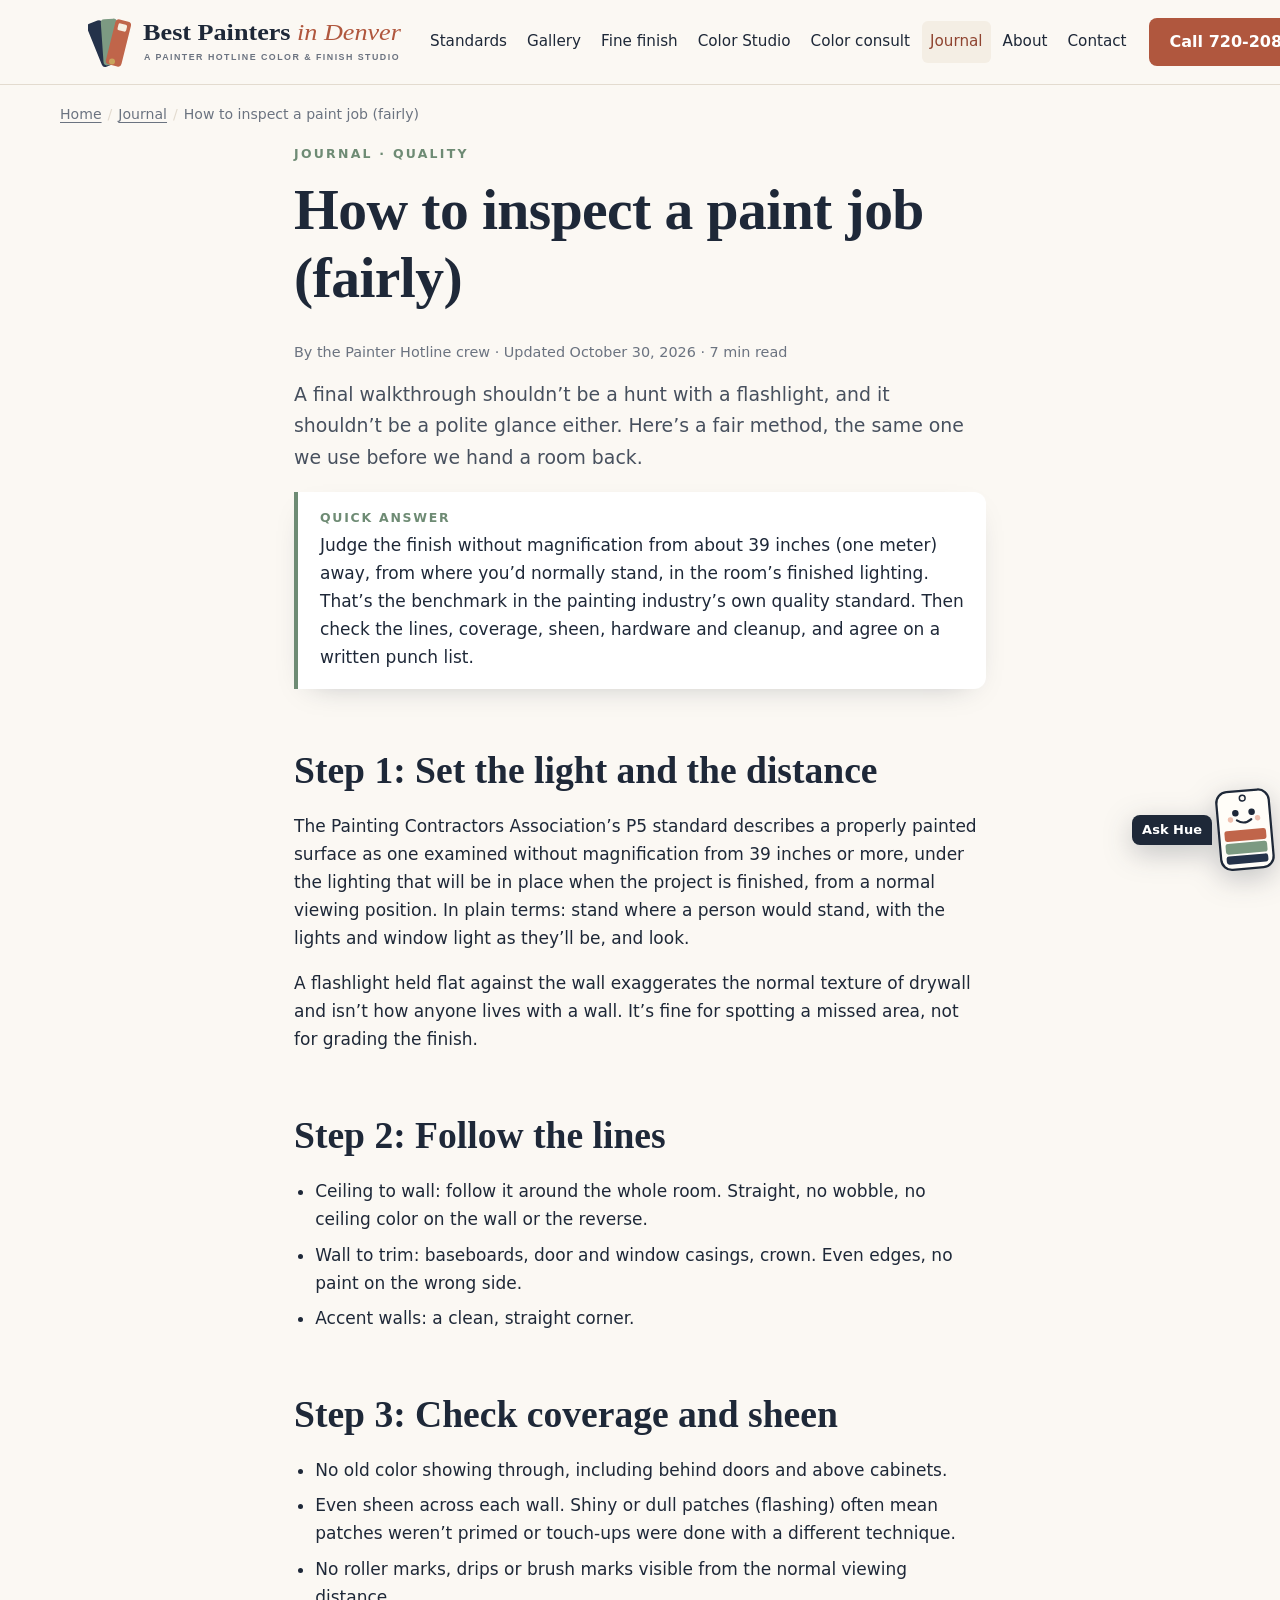
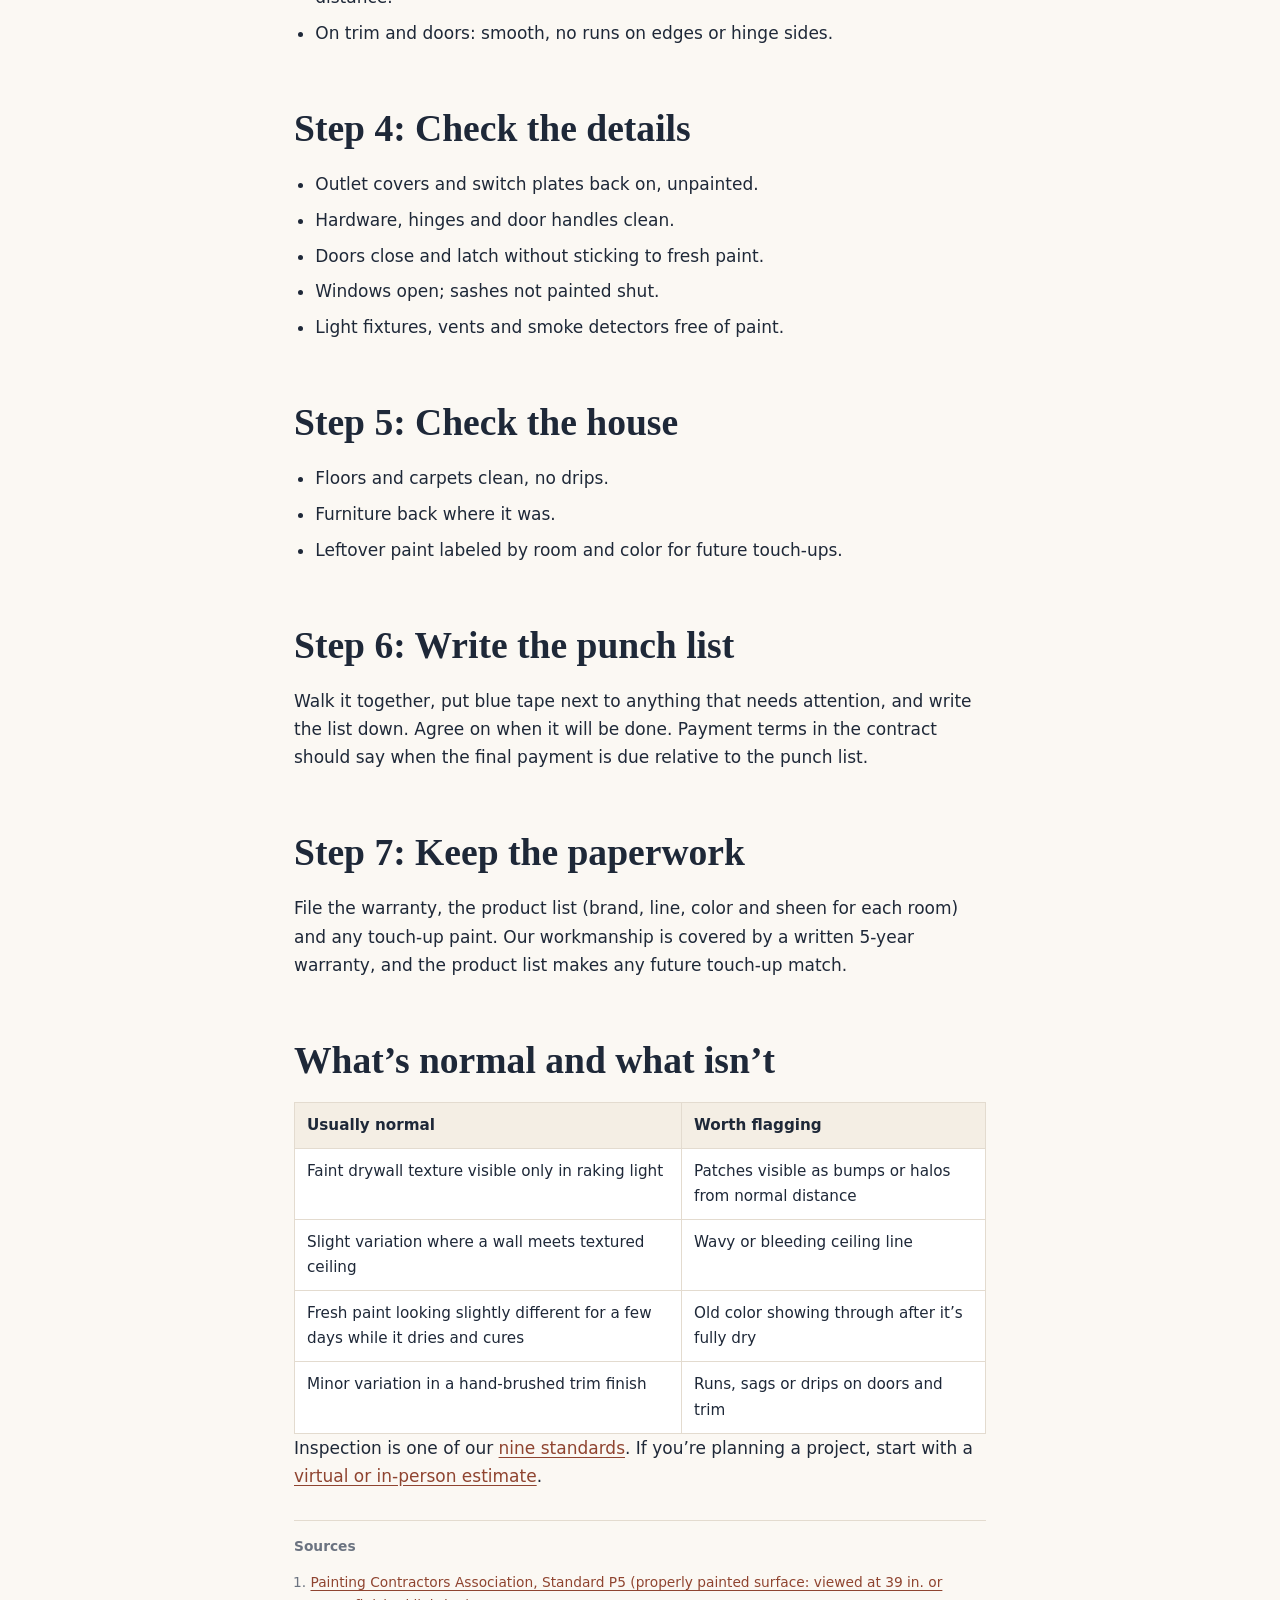
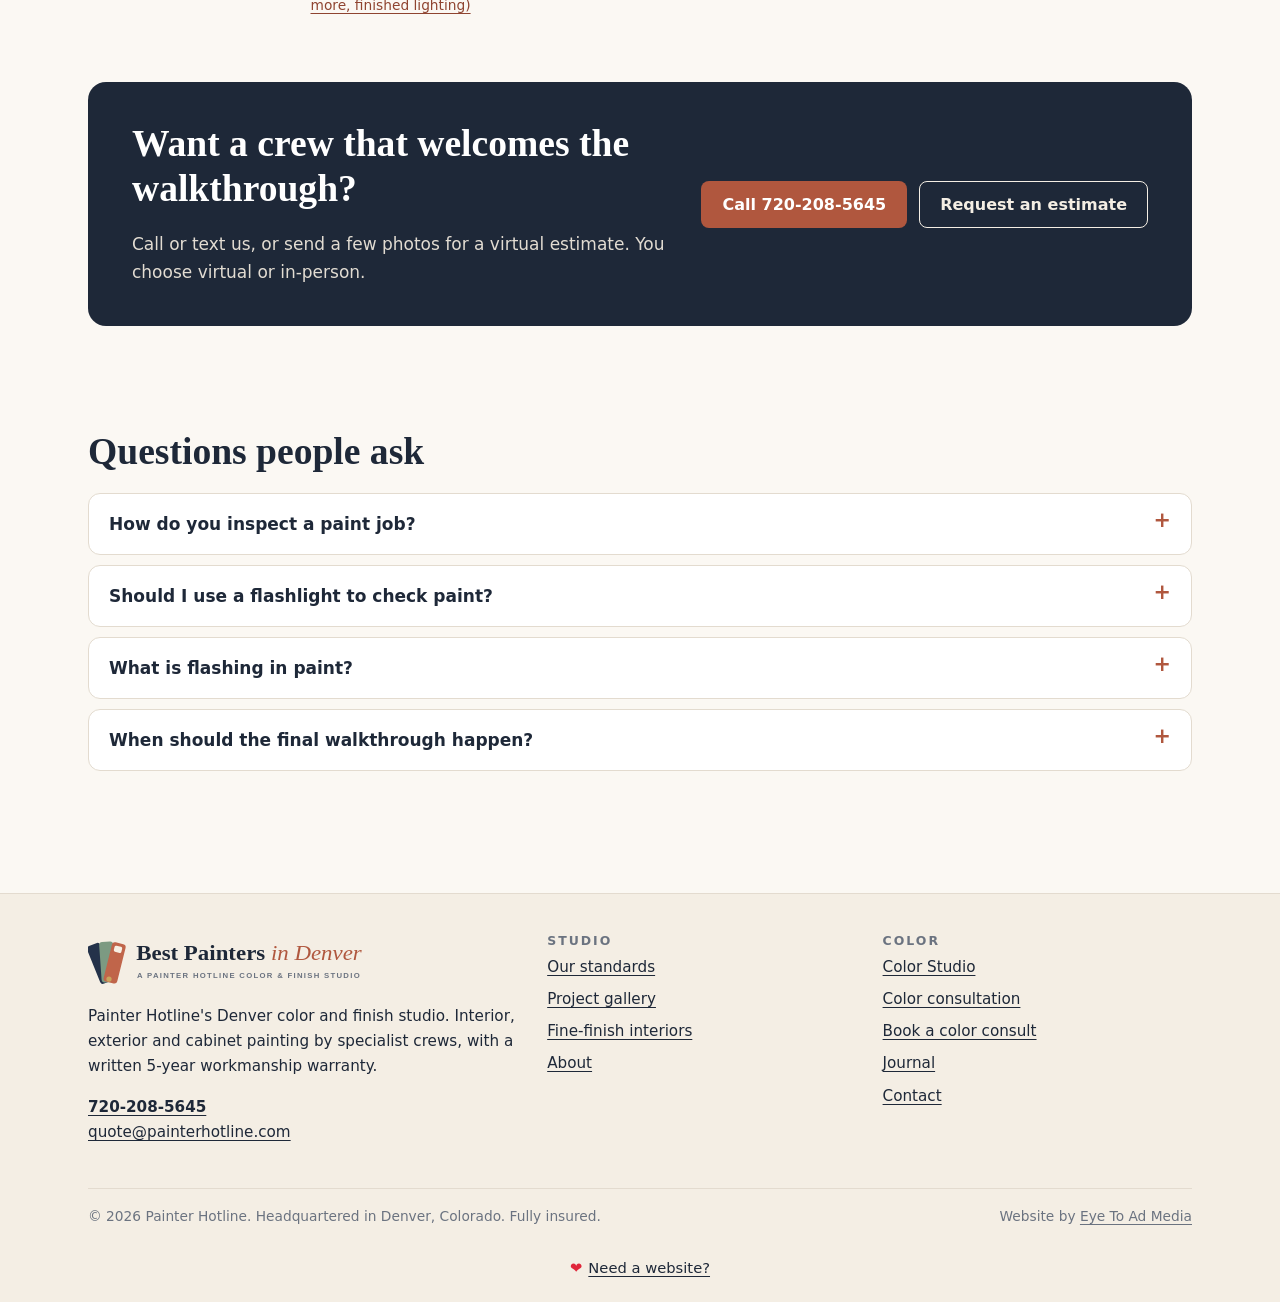
<file: journal/how-to-inspect-a-paint-job/index.html>
<!doctype html>
<html lang="en">
<head>
<meta charset="utf-8">
<meta name="viewport" content="width=device-width,initial-scale=1">
<title>How to Inspect a Paint Job: A Fair Final Walkthrough</title>
<meta name="description" content="How to inspect a paint job fairly: the 39-inch viewing standard, finished lighting, lines, coverage, flashing, hardware, cleanup and a written punch list.">
<meta name="robots" content="index,follow">
<link rel="canonical" href="https://www.bestpaintersindenver.com/journal/how-to-inspect-a-paint-job/">
<link rel="icon" href="/favicon.svg?v=3" type="image/svg+xml">
<link rel="icon" href="/favicon.ico?v=3" sizes="any">
<link rel="icon" href="/favicon-48.png?v=3" type="image/png" sizes="48x48">
<link rel="icon" href="/favicon-96.png?v=3" type="image/png" sizes="96x96">
<link rel="apple-touch-icon" href="/apple-touch-icon.png?v=3" sizes="180x180">
<meta name="theme-color" content="#4FD8FF">
<meta property="og:type" content="article">
<meta property="og:site_name" content="Best Painters in Denver">
<meta property="og:title" content="How to Inspect a Paint Job: A Fair Final Walkthrough">
<meta property="og:description" content="How to inspect a paint job fairly: the 39-inch viewing standard, finished lighting, lines, coverage, flashing, hardware, cleanup and a written punch list.">
<meta property="og:url" content="https://www.bestpaintersindenver.com/journal/how-to-inspect-a-paint-job/">
<meta property="og:image" content="https://www.bestpaintersindenver.com/images/og-best-painters-denver.jpg">
<meta property="og:image:width" content="1200">
<meta property="og:image:height" content="630">
<meta name="twitter:card" content="summary_large_image">
<meta name="geo.region" content="US-CO">
<meta name="geo.placename" content="Denver">

<link rel="stylesheet" href="/assets/site.css">

<script type="application/ld+json">{"@context":"https://schema.org","@graph":[{"@type":["HousePainter","LocalBusiness"],"@id":"https://www.bestpaintersindenver.com/#painterhotline","name":"Painter Hotline","alternateName":"Best Painters in Denver (Painter Hotline)","url":"https://www.bestpaintersindenver.com/","telephone":"+17202085645","email":"quote@painterhotline.com","logo":"https://www.bestpaintersindenver.com/images/brand/logo.png","image":"https://www.bestpaintersindenver.com/images/og-best-painters-denver.jpg","address":{"@type":"PostalAddress","addressLocality":"Denver","addressRegion":"CO","addressCountry":"US"},"areaServed":[{"@type":"City","name":"Denver"},{"@type":"AdministrativeArea","name":"Denver metro area, Colorado"}],"sameAs":["https://painterhotline.com/"],"knowsAbout":["interior painting","exterior painting","paint color consultation","surface preparation","primer selection","cabinet refinishing"],"slogan":"Best is a standard, not a badge.","hasOfferCatalog":{"@type":"OfferCatalog","name":"Painting and color services","itemListElement":[{"@type":"Offer","itemOffered":{"@type":"Service","name":"Paint color consultation","url":"https://www.bestpaintersindenver.com/color-consultation/"}},{"@type":"Offer","itemOffered":{"@type":"Service","name":"Fine-finish interior painting","url":"https://www.bestpaintersindenver.com/fine-finish-interior-painting/"}}]}},{"@type":"WebSite","@id":"https://www.bestpaintersindenver.com/#site","url":"https://www.bestpaintersindenver.com/","name":"Best Painters in Denver","publisher":{"@id":"https://www.bestpaintersindenver.com/#painterhotline"},"inLanguage":"en-US"},{"@type":"WebPage","@id":"https://www.bestpaintersindenver.com/journal/how-to-inspect-a-paint-job/#page","url":"https://www.bestpaintersindenver.com/journal/how-to-inspect-a-paint-job/","name":"How to Inspect a Paint Job: A Fair Final Walkthrough","description":"How to inspect a paint job fairly: the 39-inch viewing standard, finished lighting, lines, coverage, flashing, hardware, cleanup and a written punch list.","isPartOf":{"@id":"https://www.bestpaintersindenver.com/#site"},"about":{"@id":"https://www.bestpaintersindenver.com/#painterhotline"},"inLanguage":"en-US","dateModified":"2026-10-30","speakable":{"@type":"SpeakableSpecification","cssSelector":["h1",".lede",".answer"]},"breadcrumb":{"@id":"https://www.bestpaintersindenver.com/journal/how-to-inspect-a-paint-job/#crumbs"}},{"@type":"BreadcrumbList","@id":"https://www.bestpaintersindenver.com/journal/how-to-inspect-a-paint-job/#crumbs","itemListElement":[{"@type":"ListItem","position":1,"name":"Home","item":"https://www.bestpaintersindenver.com/"},{"@type":"ListItem","position":2,"name":"Journal","item":"https://www.bestpaintersindenver.com/journal/"},{"@type":"ListItem","position":3,"name":"How to inspect a paint job (fairly)","item":"https://www.bestpaintersindenver.com/journal/how-to-inspect-a-paint-job/"}]},{"@type":"FAQPage","@id":"https://www.bestpaintersindenver.com/journal/how-to-inspect-a-paint-job/#faq","mainEntity":[{"@type":"Question","name":"How do you inspect a paint job?","acceptedAnswer":{"@type":"Answer","text":"Look at the surfaces without magnification from about 39 inches (one meter) away, from a normal viewing position, under the room's finished lighting, which is how the painting industry's own quality standard describes it. Then check lines, coverage, sheen, hardware and cleanup, and write a punch list."}},{"@type":"Question","name":"Should I use a flashlight to check paint?","acceptedAnswer":{"@type":"Answer","text":"Not for judging the finish. A light held flat against a wall exaggerates normal texture. Use the room's normal lighting for judging; a flashlight is only useful for spotting obvious misses."}},{"@type":"Question","name":"What is flashing in paint?","acceptedAnswer":{"@type":"Answer","text":"Flashing is when parts of a wall look shinier or duller than the rest, often over patches that weren't primed or where touch-ups were made. It's most visible in sheens above flat."}},{"@type":"Question","name":"When should the final walkthrough happen?","acceptedAnswer":{"@type":"Answer","text":"Before the crew leaves and before the final payment, with the room lit as you normally use it. Agree on a punch list in writing."}}]},{"@type":"Article","@id":"https://www.bestpaintersindenver.com/journal/how-to-inspect-a-paint-job/#article","headline":"How to inspect a paint job (fairly)","description":"How to inspect a paint job fairly: the 39-inch viewing standard, finished lighting, lines, coverage, flashing, hardware, cleanup and a written punch list.","datePublished":"2026-10-30","dateModified":"2026-10-30","mainEntityOfPage":{"@id":"https://www.bestpaintersindenver.com/journal/how-to-inspect-a-paint-job/#page"},"author":{"@type":"Organization","name":"Painter Hotline crew","url":"https://www.bestpaintersindenver.com/about/"},"publisher":{"@id":"https://www.bestpaintersindenver.com/#painterhotline"},"image":"https://www.bestpaintersindenver.com/images/entry-hall-finished-trim.webp","articleSection":"Journal","keywords":"how to inspect a paint job, paint job walkthrough, punch list painting"}]}</script>
</head>
<body>
<a class="skip" href="#main">Skip to content</a>
<header class="top">
<div class="wrap">
<a class="brand" href="/" aria-label="Best Painters in Denver home"><img src="/images/brand/logo.svg" width="320" height="64" alt="Best Painters in Denver, a Painter Hotline color and finish studio"></a>
<nav class="nav" aria-label="Main"><ul><li><a href="/our-standards/">Standards</a></li><li><a href="/project-gallery/">Gallery</a></li><li><a href="/fine-finish-interior-painting/">Fine finish</a></li><li><a href="/color-studio/">Color Studio</a></li><li><a href="/color-consultation/">Color consult</a></li><li><a href="/journal/" aria-current="page">Journal</a></li><li><a href="/about/">About</a></li><li><a href="/contact/">Contact</a></li></ul></nav>
<a class="btn btn-clay callbtn" href="tel:+17202085645">Call 720-208-5645</a>
<button class="ham" type="button" aria-label="Open menu" aria-expanded="false" aria-controls="tray"><span></span></button>
</div>
<nav class="tray" id="tray" aria-label="Mobile"><ul><li><a href="/our-standards/">Standards</a></li><li><a href="/project-gallery/">Gallery</a></li><li><a href="/fine-finish-interior-painting/">Fine finish</a></li><li><a href="/color-studio/">Color Studio</a></li><li><a href="/color-consultation/">Color consult</a></li><li><a href="/journal/">Journal</a></li><li><a href="/about/">About</a></li><li><a href="/contact/">Contact</a></li><li><a class="btn btn-clay" href="tel:+17202085645">Call or text 720-208-5645</a></li></ul></nav>
</header>
<nav class="crumbs wrap" aria-label="Breadcrumb"><ol><li><a href="/">Home</a></li><li><a href="/journal/">Journal</a></li><li aria-current="page">How to inspect a paint job (fairly)</li></ol></nav>
<main id="main">

<article class="wrap prose" style="padding-top:20px">
<p class="eyebrow">Journal · Quality</p>
<h1>How to inspect a paint job (fairly)</h1>
<p class="meta">By the Painter Hotline crew · Updated October 30, 2026 · 7 min read</p>
<p class="lede">A final walkthrough shouldn&rsquo;t be a hunt with a flashlight, and it shouldn&rsquo;t be a polite glance either. Here&rsquo;s a fair method, the same one we use before we hand a room back.</p>
<div class="answer"><strong>Quick answer</strong>Judge the finish without magnification from about 39 inches (one meter) away, from where you&rsquo;d normally stand, in the room&rsquo;s finished lighting. That&rsquo;s the benchmark in the painting industry&rsquo;s own quality standard. Then check the lines, coverage, sheen, hardware and cleanup, and agree on a written punch list.</div>
<h2>Step 1: Set the light and the distance</h2>
<p>The Painting Contractors Association&rsquo;s P5 standard describes a properly painted surface as one examined without magnification from 39 inches or more, under the lighting that will be in place when the project is finished, from a normal viewing position. In plain terms: stand where a person would stand, with the lights and window light as they&rsquo;ll be, and look.</p>
<p>A flashlight held flat against the wall exaggerates the normal texture of drywall and isn&rsquo;t how anyone lives with a wall. It&rsquo;s fine for spotting a missed area, not for grading the finish.</p>
<h2>Step 2: Follow the lines</h2>
<ul><li>Ceiling to wall: follow it around the whole room. Straight, no wobble, no ceiling color on the wall or the reverse.</li><li>Wall to trim: baseboards, door and window casings, crown. Even edges, no paint on the wrong side.</li><li>Accent walls: a clean, straight corner.</li></ul>
<h2>Step 3: Check coverage and sheen</h2>
<ul><li>No old color showing through, including behind doors and above cabinets.</li><li>Even sheen across each wall. Shiny or dull patches (flashing) often mean patches weren&rsquo;t primed or touch-ups were done with a different technique.</li><li>No roller marks, drips or brush marks visible from the normal viewing distance.</li><li>On trim and doors: smooth, no runs on edges or hinge sides.</li></ul>
<h2>Step 4: Check the details</h2>
<ul><li>Outlet covers and switch plates back on, unpainted.</li><li>Hardware, hinges and door handles clean.</li><li>Doors close and latch without sticking to fresh paint.</li><li>Windows open; sashes not painted shut.</li><li>Light fixtures, vents and smoke detectors free of paint.</li></ul>
<h2>Step 5: Check the house</h2>
<ul><li>Floors and carpets clean, no drips.</li><li>Furniture back where it was.</li><li>Leftover paint labeled by room and color for future touch-ups.</li></ul>
<h2>Step 6: Write the punch list</h2>
<p>Walk it together, put blue tape next to anything that needs attention, and write the list down. Agree on when it will be done. Payment terms in the contract should say when the final payment is due relative to the punch list.</p>
<h2>Step 7: Keep the paperwork</h2>
<p>File the warranty, the product list (brand, line, color and sheen for each room) and any touch-up paint. Our workmanship is covered by a written 5-year warranty, and the product list makes any future touch-up match.</p>
<h2>What&rsquo;s normal and what isn&rsquo;t</h2>
<div class="tscroll"><table class="t"><thead><tr><th>Usually normal</th><th>Worth flagging</th></tr></thead><tbody>
<tr><td>Faint drywall texture visible only in raking light</td><td>Patches visible as bumps or halos from normal distance</td></tr>
<tr><td>Slight variation where a wall meets textured ceiling</td><td>Wavy or bleeding ceiling line</td></tr>
<tr><td>Fresh paint looking slightly different for a few days while it dries and cures</td><td>Old color showing through after it&rsquo;s fully dry</td></tr>
<tr><td>Minor variation in a hand-brushed trim finish</td><td>Runs, sags or drips on doors and trim</td></tr>
</tbody></table></div>
<p>Inspection is one of our <a href="/our-standards/#inspect">nine standards</a>. If you&rsquo;re planning a project, start with a <a href="/contact/">virtual or in-person estimate</a>.</p>
<div class="src"><b>Sources</b><ol><li><a href="https://www.pcapainted.org/wp-content/uploads/2022/01/PCA-P5.pdf" rel="noopener">Painting Contractors Association, Standard P5 (properly painted surface: viewed at 39 in. or more, finished lighting)</a></li></ol></div>
</article>
<section><div class="wrap"><div class="cta"><div><h2>Want a crew that welcomes the walkthrough?</h2><p>Call or text us, or send a few photos for a virtual estimate. You choose virtual or in-person.</p></div><div class="btns" style="margin:0"><a class="btn btn-clay" href="tel:+17202085645">Call 720-208-5645</a><a class="btn btn-line" href="/contact/">Request an estimate</a></div></div></div></section>

<section class="faq-sec"><div class="wrap"><h2 id="questions">Questions people ask</h2><div class="faq"><details><summary>How do you inspect a paint job?</summary><div class="a"><p>Look at the surfaces without magnification from about 39 inches (one meter) away, from a normal viewing position, under the room's finished lighting, which is how the painting industry's own quality standard describes it. Then check lines, coverage, sheen, hardware and cleanup, and write a punch list.</p></div></details><details><summary>Should I use a flashlight to check paint?</summary><div class="a"><p>Not for judging the finish. A light held flat against a wall exaggerates normal texture. Use the room's normal lighting for judging; a flashlight is only useful for spotting obvious misses.</p></div></details><details><summary>What is flashing in paint?</summary><div class="a"><p>Flashing is when parts of a wall look shinier or duller than the rest, often over patches that weren't primed or where touch-ups were made. It's most visible in sheens above flat.</p></div></details><details><summary>When should the final walkthrough happen?</summary><div class="a"><p>Before the crew leaves and before the final payment, with the room lit as you normally use it. Agree on a punch list in writing.</p></div></details></div></div></section>
</main>
<footer class="foot">
<div class="wrap">
<div class="cols">
<div><img class="flogo" src="/images/brand/logo.svg" width="280" height="56" alt="Best Painters in Denver logo" loading="lazy">
<p style="margin-top:14px">Painter Hotline's Denver color and finish studio. Interior, exterior and cabinet painting by specialist crews, with a written 5-year workmanship warranty.</p>
<p><a href="tel:+17202085645"><b>720-208-5645</b></a><br><span data-mu="cXVvdGU=" data-md="cGFpbnRlcmhvdGxpbmUuY29t">quote [at] painterhotline [dot] com</span></p></div>
<div><h4>Studio</h4><ul><li><a href="/our-standards/">Our standards</a></li><li><a href="/project-gallery/">Project gallery</a></li><li><a href="/fine-finish-interior-painting/">Fine-finish interiors</a></li><li><a href="/about/">About</a></li></ul></div>
<div><h4>Color</h4><ul><li><a href="/color-studio/">Color Studio</a></li><li><a href="/color-consultation/">Color consultation</a></li><li><a href="/book-a-color-consult/">Book a color consult</a></li><li><a href="/journal/">Journal</a></li><li><a href="/contact/">Contact</a></li></ul></div>
</div>
<div class="foot-end"><span>&copy; 2026 Painter Hotline. Headquartered in Denver, Colorado. Fully insured.</span><span>Website by <a href="https://eyetoad.com/" rel="noopener">Eye To Ad Media</a></span></div>
</div>
<div class="heartline"><span class="hb" aria-hidden="true">&#10084;</span><a href="https://eyetoad.com/" rel="noopener">Need a website?</a></div>
</footer>
<div class="mbar"><a class="btn btn-clay" href="tel:+17202085645">Call 720-208-5645</a><a class="btn btn-line" href="/contact/">Get an estimate</a></div>
<script src="/assets/site.js" defer></script>
<script src="/assets/hue.js" defer></script>

</body>
</html>
</file>
<file: assets/site.css>
:root{--paper:#FBF8F3;--paper2:#F4EEE4;--card:#FFFFFF;--ink:#1E2838;--ink2:#47505E;--muted:#6B7380;--clay:#B0573E;--clay-d:#8F4430;--sage:#6E8B74;--sage-l:#E4ECE4;--gold:#C9A45C;--rule:#E3DBCF;--shadow:0 10px 30px -18px rgba(30,40,56,.35);--serif:"Iowan Old Style","Palatino Linotype","Book Antiqua",Palatino,Georgia,serif;--sans:system-ui,-apple-system,"Segoe UI",Roboto,"Helvetica Neue",Arial,sans-serif;--w:1160px}
*,*::before,*::after{box-sizing:border-box}
html{-webkit-text-size-adjust:100%;scroll-behavior:smooth}
body{margin:0;background:var(--paper);color:var(--ink);font:17px/1.65 var(--sans);overflow-x:hidden}
img{max-width:100%;height:auto;display:block}
a{color:var(--clay-d);text-underline-offset:3px}
a:hover{color:var(--clay)}
h1,h2,h3,h4{font-family:var(--serif);font-weight:600;line-height:1.18;color:var(--ink);margin:0 0 .5em}
h1{font-size:clamp(2.1rem,5.2vw,3.6rem);letter-spacing:-.01em}
h2{font-size:clamp(1.6rem,3.4vw,2.35rem)}
h3{font-size:1.28rem}
p{margin:0 0 1em}
em.s{font-style:italic;color:var(--clay)}
.wrap{width:100%;max-width:var(--w);margin:0 auto;padding:0 16px}
@media(min-width:700px){.wrap{padding:0 28px}}
.skip{position:absolute;left:-999px;top:0;background:var(--ink);color:#fff;padding:8px 12px;z-index:99}
.skip:focus{left:8px}
/* header */
.top{background:rgba(251,248,243,.94);backdrop-filter:saturate(1.2) blur(6px);border-bottom:1px solid var(--rule);position:sticky;top:0;z-index:40}
.top .wrap{display:flex;align-items:center;justify-content:space-between;gap:14px;min-height:84px}
.brand{display:block;flex:0 0 auto}
.brand img{width:290px;height:auto}
@media(min-width:1100px){.brand img{width:320px}}
.nav{display:none}
.nav ul{list-style:none;margin:0;padding:0;display:flex;gap:4px;align-items:center}
.nav a{display:block;white-space:nowrap;padding:8px 8px;color:var(--ink);text-decoration:none;font-size:.95rem;border-radius:6px}
.nav a:hover,.nav a[aria-current=page]{background:var(--paper2);color:var(--clay-d)}
.top .callbtn{display:none;white-space:nowrap}

.ham{flex:0 0 auto;width:48px;height:48px;border:1px solid var(--rule);background:var(--card);border-radius:10px;display:inline-flex;align-items:center;justify-content:center;cursor:pointer}
.ham span,.ham span::before,.ham span::after{display:block;width:22px;height:2px;background:var(--ink);position:relative;content:"";transition:transform .2s}
.ham span::before{position:absolute;top:-7px}.ham span::after{position:absolute;top:7px}
.ham[aria-expanded=true] span{background:transparent}
.ham[aria-expanded=true] span::before{transform:translateY(7px) rotate(45deg)}
.ham[aria-expanded=true] span::after{transform:translateY(-7px) rotate(-45deg)}
.tray{display:none;border-top:1px solid var(--rule);background:var(--paper)}
.tray.on{display:block}
.tray ul{list-style:none;margin:0;padding:8px 16px 18px}
.tray li a{display:block;padding:12px 4px;border-bottom:1px solid var(--rule);color:var(--ink);text-decoration:none;font-size:1.05rem}
.tray .btn{margin-top:14px;width:100%;justify-content:center}
@media(min-width:1240px){.tray{display:none!important}.nav{display:block}.top .callbtn{display:inline-flex}.top .ham{display:none}}
/* buttons */
.btn{display:inline-flex;align-items:center;gap:8px;padding:13px 20px;border-radius:8px;font-weight:600;text-decoration:none;border:1.5px solid transparent;font-size:1rem;cursor:pointer;font-family:var(--sans);line-height:1.2}
.btn-clay{background:var(--clay);color:#fff}
.btn-clay:hover{background:var(--clay-d);color:#fff}
.btn-line{border-color:var(--ink);color:var(--ink);background:transparent}
.btn-line:hover{background:var(--ink);color:#fff}
.btn-sage{background:var(--sage);color:#fff}.btn-sage:hover{background:#5A7560;color:#fff}
.btns{display:flex;flex-wrap:wrap;gap:12px;margin-top:22px}
/* crumbs */
.crumbs{font-size:.88rem;color:var(--muted);padding:18px 0 0}
.crumbs ol{list-style:none;margin:0;padding:0;display:flex;flex-wrap:wrap;gap:6px}
.crumbs li+li::before{content:"/";margin-right:6px;color:var(--rule)}
.crumbs a{color:var(--muted)}
/* hero */
.hero{padding:34px 0 50px}
.hero .wrap{display:grid;gap:34px;align-items:center}
@media(min-width:900px){.hero .wrap{grid-template-columns:1.05fr .95fr}}
.eyebrow{font:600 .78rem/1.3 var(--sans);letter-spacing:.18em;text-transform:uppercase;color:var(--sage);margin-bottom:14px}
.lede{font-size:1.18rem;color:var(--ink2);max-width:36em}
.hero-fig{position:relative}
.hero-fig img{border-radius:18px;box-shadow:var(--shadow);aspect-ratio:4/5;object-fit:cover;width:100%}
.hero-fig figcaption{position:absolute;left:14px;bottom:14px;right:14px;background:rgba(251,248,243,.93);border-radius:10px;padding:10px 14px;font-size:.88rem;color:var(--ink2)}
.swatchline{display:flex;gap:6px;margin:20px 0 0}
.swatchline i{display:block;width:34px;height:10px;border-radius:3px}
.pagehead{padding:26px 0 18px}
.pagehead .lede{margin-top:6px}
/* sections */
section{padding:52px 0}
.band{background:var(--paper2);border-top:1px solid var(--rule);border-bottom:1px solid var(--rule)}
.sage-band{background:var(--sage-l)}
.grid{display:grid;gap:20px}
@media(min-width:700px){.g2{grid-template-columns:repeat(2,minmax(0,1fr))}.g3{grid-template-columns:repeat(2,minmax(0,1fr))}}
@media(min-width:1000px){.g3{grid-template-columns:repeat(3,minmax(0,1fr))}.g4{grid-template-columns:repeat(4,minmax(0,1fr))}}
.card{background:var(--card);border:1px solid var(--rule);border-radius:14px;padding:22px;box-shadow:0 1px 0 rgba(0,0,0,.02)}
.card h3{margin-top:0}
.num{font:600 .8rem var(--sans);color:var(--clay);letter-spacing:.12em}
.split{display:grid;gap:30px;align-items:start}
@media(min-width:900px){.split{grid-template-columns:minmax(0,1.2fr) minmax(0,.8fr)}.split.rev{grid-template-columns:minmax(0,.8fr) minmax(0,1.2fr)}}
.prose{max-width:44em}
.prose h2{margin-top:1.6em}.prose h3{margin-top:1.4em}
.prose ul,.prose ol{padding-left:1.25em}.prose li{margin-bottom:.45em}
.answer{background:var(--card);border-left:4px solid var(--sage);padding:18px 22px;border-radius:0 12px 12px 0;margin:0 0 26px;box-shadow:var(--shadow)}
.answer strong:first-child{display:block;font:600 .78rem var(--sans);letter-spacing:.14em;text-transform:uppercase;color:var(--sage);margin-bottom:6px}
.note{font-size:.9rem;color:var(--muted)}
.src{font-size:.86rem;color:var(--muted);border-top:1px solid var(--rule);margin-top:30px;padding-top:14px}
.src ol{padding-left:1.2em}
figure{margin:0}
.ph img{border-radius:12px;width:100%;aspect-ratio:4/5;object-fit:cover}
.ph figcaption{font-size:.88rem;color:var(--muted);margin-top:8px}
.ph.wide img{aspect-ratio:4/3}
/* offer */
.offer{display:grid;gap:14px;align-items:center;background:var(--card);border:1px solid var(--gold);border-radius:14px;padding:20px 22px;position:relative;overflow:hidden}
.offer::before{content:"";position:absolute;inset:0 auto 0 0;width:6px;background:linear-gradient(var(--clay),var(--gold))}
@media(min-width:800px){.offer{grid-template-columns:1fr auto}}
.offer h2,.offer h3{font-size:1.35rem;margin:0 0 4px}
.offer p{margin:0;color:var(--ink2)}
.offer .fine{font-size:.86rem;color:var(--muted);margin-top:4px}
/* standards list */
.std{display:grid;gap:22px;align-items:start;padding:30px 0;border-top:1px solid var(--rule)}
@media(min-width:900px){.std{grid-template-columns:minmax(0,1fr) 300px}}
.std h2{font-size:1.65rem}
.check{background:var(--sage-l);border-radius:10px;padding:12px 16px;font-size:.95rem;margin-top:12px}
.check b{color:#45614C}
/* gallery */
.gal{display:grid;gap:14px;grid-template-columns:repeat(2,minmax(0,1fr))}
@media(min-width:900px){.gal{grid-template-columns:repeat(3,minmax(0,1fr))}}
.gal button{all:unset;cursor:zoom-in;display:block;border-radius:12px;overflow:hidden}
.gal button:focus-visible{outline:3px solid var(--clay);outline-offset:3px}
.gal img{aspect-ratio:4/5;object-fit:cover;width:100%;transition:transform .4s}
.gal button:hover img{transform:scale(1.03)}
.gal figcaption{font-size:.86rem;color:var(--ink2);margin:8px 2px 4px}
dialog.lb{border:0;padding:0;background:transparent;max-width:min(92vw,900px)}
dialog.lb::backdrop{background:rgba(30,40,56,.82)}
dialog.lb img{max-height:82vh;width:auto;margin:0 auto;border-radius:10px}
dialog.lb p{color:#fff;text-align:center;margin:10px 0 0}
dialog.lb .x{position:absolute;top:8px;right:8px;width:44px;height:44px;border-radius:50%;border:0;background:#fff;font-size:1.4rem;cursor:pointer}
/* faq */
.faq details{background:var(--card);border:1px solid var(--rule);border-radius:12px;margin-bottom:10px}
.faq summary{cursor:pointer;padding:16px 20px;font-weight:600;list-style:none;display:flex;justify-content:space-between;gap:14px}
.faq summary::-webkit-details-marker{display:none}
.faq summary::after{content:"+";color:var(--clay);font-size:1.3rem;line-height:1}
.faq details[open] summary::after{content:"–"}
.faq .a{padding:0 20px 16px;color:var(--ink2)}
/* forms */
.form{background:var(--card);border:1px solid var(--rule);border-radius:16px;padding:22px;box-shadow:var(--shadow)}
.fgrid{display:grid;gap:14px}
@media(min-width:640px){.fgrid.two{grid-template-columns:repeat(2,minmax(0,1fr))}}
.fld label,.fld legend{display:block;font-weight:600;font-size:.93rem;margin-bottom:5px}
.fld input,.fld select,.fld textarea{width:100%;max-width:100%;min-width:0;padding:12px 12px;border:1px solid #CFC5B6;border-radius:8px;font:inherit;background:#FFFDF9;color:var(--ink)}
.fld textarea{min-height:110px;resize:vertical}
.fld input:focus,.fld select:focus,.fld textarea:focus{outline:2px solid var(--sage);border-color:var(--sage)}
fieldset.fld{border:0;padding:0;margin:0;min-width:0}
.opts{display:flex;flex-wrap:wrap;gap:8px}
.opts label{display:inline-flex;align-items:center;gap:6px;font-weight:500;border:1px solid var(--rule);border-radius:8px;padding:8px 12px;background:#FFFDF9;margin:0}
.hp{position:absolute!important;left:-5000px!important;width:1px;height:1px;overflow:hidden}
.fmsg{margin-top:12px;font-weight:600;min-height:1.4em}
.fmsg.ok{color:#2F6B3A}.fmsg.bad{color:#9B2C1F}.fmsg.wait{color:var(--muted)}
.consent{font-size:.85rem;color:var(--muted)}
/* cta band */
.cta{background:var(--ink);color:#F4EEE4;border-radius:18px;padding:34px 26px;display:grid;gap:18px;align-items:center}
.cta h2{color:#fff}
.cta p{color:#E2DCD2;margin:0}
.cta .btn-line{border-color:#F4EEE4;color:#F4EEE4}.cta .btn-line:hover{background:#F4EEE4;color:var(--ink)}
@media(min-width:900px){.cta{grid-template-columns:1fr auto;padding:40px 44px}}
/* footer */
.foot{margin-top:60px;background:var(--paper2);border-top:1px solid var(--rule);padding:40px 0 0;font-size:.95rem}
.foot .cols{display:grid;gap:26px}
@media(min-width:800px){.foot .cols{grid-template-columns:1.4fr 1fr 1fr}}
.foot img.flogo{width:280px}
.foot h4{font-family:var(--sans);font-size:.78rem;letter-spacing:.16em;text-transform:uppercase;color:var(--muted)}
.foot ul{list-style:none;margin:0;padding:0}.foot li{margin-bottom:7px}
.foot a{color:var(--ink)}
.foot-end{display:flex;flex-wrap:wrap;justify-content:space-between;gap:10px;border-top:1px solid var(--rule);margin-top:28px;padding:16px 0;color:var(--muted);font-size:.86rem}
.foot-end a{color:var(--muted)}
.heartline{text-align:center;padding:12px 16px 92px;font-size:.92rem;color:var(--ink2);background:var(--paper2)}
.heartline .hb{display:inline-block;color:#E0263A;margin-right:6px;animation:beat 2.4s ease-in-out infinite}
.heartline a{color:var(--ink)}
@keyframes beat{0%,100%{transform:scale(1)}50%{transform:scale(1.18)}}
@media(min-width:900px){.heartline{padding-bottom:22px}}
/* mobile call bar */
.mbar{position:fixed;left:0;right:0;bottom:0;z-index:30;display:grid;grid-template-columns:1fr 1fr;gap:8px;padding:10px 12px calc(10px + env(safe-area-inset-bottom));background:rgba(251,248,243,.97);border-top:1px solid var(--rule)}
.mbar .btn{justify-content:center;padding:12px 8px;font-size:.95rem}
@media(min-width:900px){.mbar{display:none}}
/* toc */
.toc{background:var(--card);border:1px solid var(--rule);border-radius:12px;padding:16px 20px;font-size:.95rem}
.toc ol{margin:6px 0 0;padding-left:1.2em}
.meta{font-size:.9rem;color:var(--muted)}
table.t{width:100%;border-collapse:collapse;font-size:.95rem;background:var(--card)}
table.t th,table.t td{border:1px solid var(--rule);padding:10px 12px;text-align:left;vertical-align:top}
table.t th{background:var(--paper2)}
.tscroll{overflow-x:auto;max-width:100%}
@media (prefers-reduced-motion:reduce){*{animation:none!important;transition:none!important;scroll-behavior:auto!important}}
</file>
